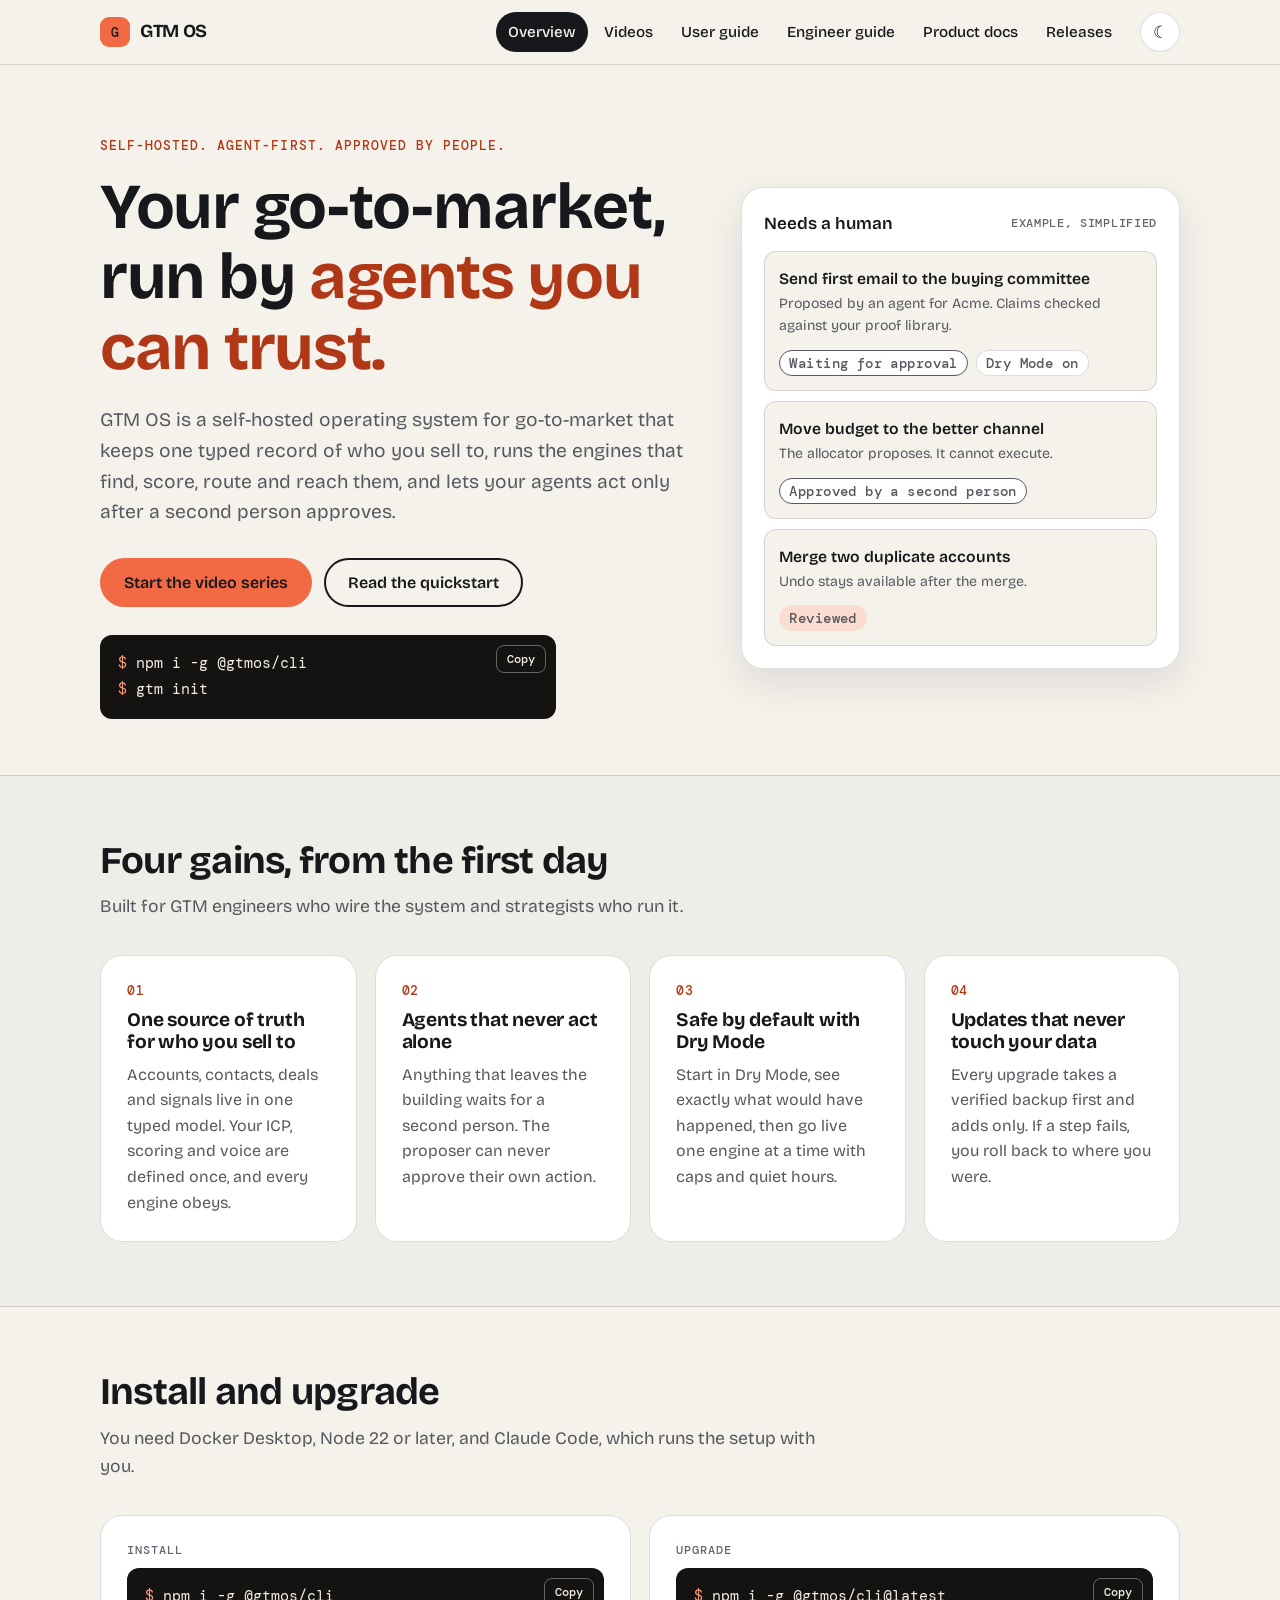
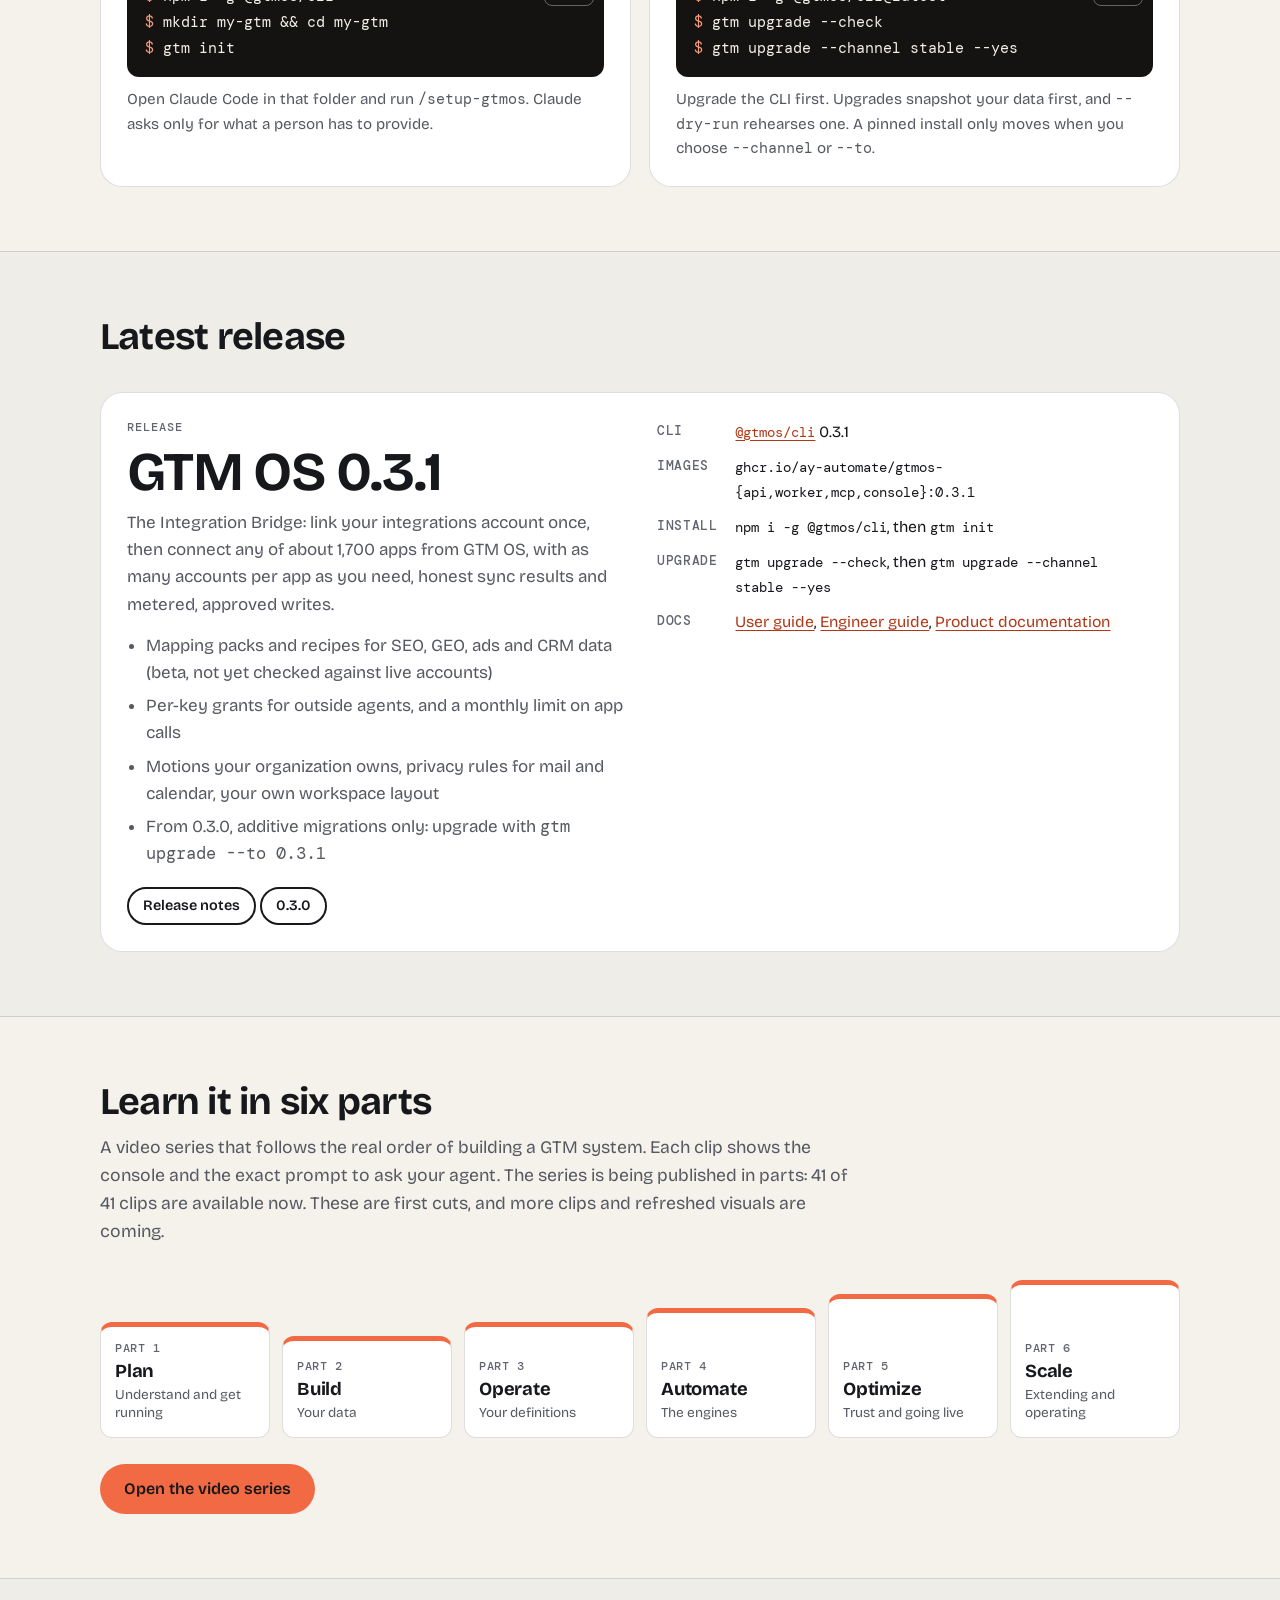
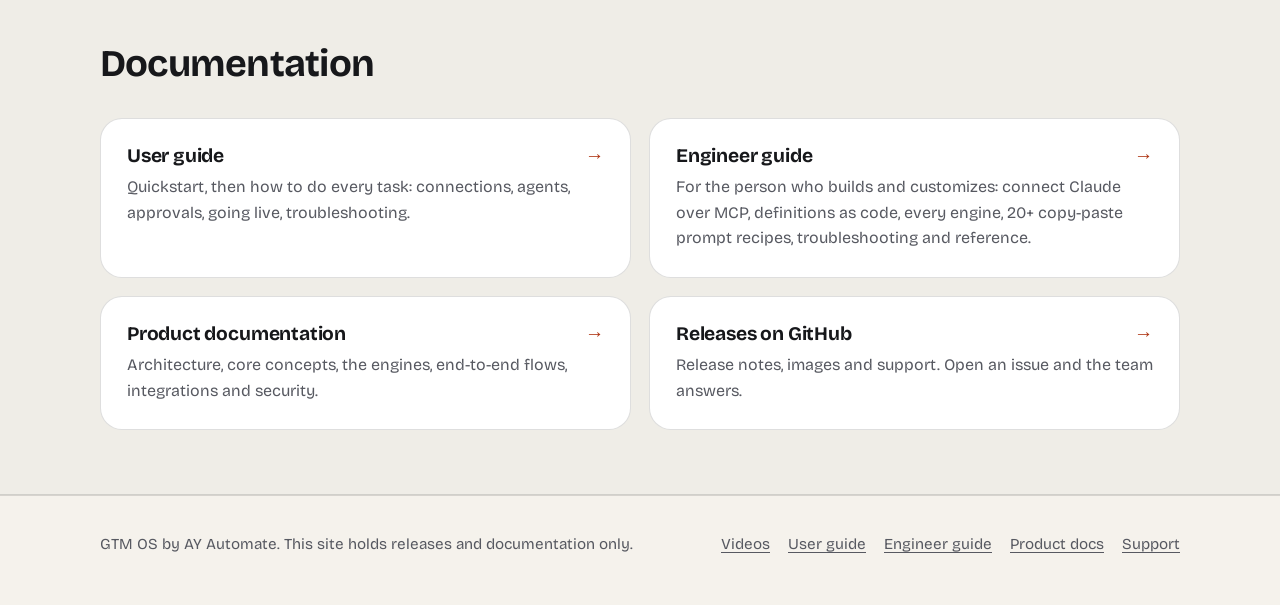
<file: docs/index.html>
<!doctype html>
<html lang="en">
<head>
<meta charset="utf-8">
<meta name="viewport" content="width=device-width,initial-scale=1">
<title>GTM OS: the operating system for go-to-market</title>
<meta name="description" content="GTM OS is a self-hosted operating system for go-to-market. One record of who you sell to, engines that do the work, and agents that never act alone on anything that leaves the building.">
<meta name="color-scheme" content="light dark">
<link rel="stylesheet" href="assets/fonts.css">
<link rel="stylesheet" href="assets/site.css">
<script src="assets/site.js"></script>
<script src="assets/release-status.js"></script>
<script src="assets/release-banner.js"></script>
</head>
<body>
<a class="skip" href="#main">Skip to content</a>
<header class="site-header">
  <div class="wrap">
    <a class="brand" href="index.html"><span class="brand-mark" aria-hidden="true">G</span>GTM OS</a>
    <nav class="site-nav" aria-label="Primary">
      <a href="index.html" aria-current="page">Overview</a>
      <a href="videos/index.html">Videos</a>
      <a href="user-guide.html">User guide</a>
      <a href="gtm-engineer-guide.html">Engineer guide</a>
      <a href="product-documentation.html">Product docs</a>
      <a href="https://github.com/ay-automate/gtmos-releases/releases">Releases</a>
    </nav>
    <button class="theme-btn" type="button" aria-label="Switch theme" aria-pressed="false"></button>
  </div>
</header>

<main id="main">
  <section class="hero" aria-labelledby="hero-h">
    <div class="wrap hero-grid">
      <div>
        <p class="eyebrow">Self-hosted. Agent-first. Approved by people.</p>
        <h1 id="hero-h">Your go-to-market, run by <em>agents you can trust.</em></h1>
        <p class="lede">GTM OS is a self-hosted operating system for go-to-market that keeps one typed record of who you sell to, runs the engines that find, score, route and reach them, and lets your agents act only after a second person approves.</p>
        <div class="cta-row">
          <a class="btn btn-primary" href="videos/index.html">Start the video series</a>
          <a class="btn btn-ghost" href="user-guide.html">Read the quickstart</a>
        </div>
        <pre class="codebox" aria-label="Install commands"><span class="p">$ </span>npm i -g @gtmos/cli
<span class="p">$ </span>gtm init<button class="copy" type="button" data-copy="npm i -g @gtmos/cli&#10;gtm init" aria-label="Copy install commands">Copy</button></pre>
      </div>
      <div class="queue" role="img" aria-label="Illustration, simplified example: an agent proposes an email and waits for a second person to approve it">
        <div class="queue-h">Needs a human <small>Example, simplified</small></div>
        <div class="q-item">
          <b>Send first email to the buying committee</b>
          <span>Proposed by an agent for Acme. Claims checked against your proof library.</span>
          <div class="q-row"><span class="pill pill-gate">Waiting for approval</span><span class="pill">Dry Mode on</span></div>
        </div>
        <div class="q-item">
          <b>Move budget to the better channel</b>
          <span>The allocator proposes. It cannot execute.</span>
          <div class="q-row"><span class="pill pill-ok">Approved by a second person</span></div>
        </div>
        <div class="q-item">
          <b>Merge two duplicate accounts</b>
          <span>Undo stays available after the merge.</span>
          <div class="q-row"><span class="pill pill-ember">Reviewed</span></div>
        </div>
      </div>
    </div>
  </section>

  <section class="block alt" aria-labelledby="gains-h">
    <div class="wrap">
      <div class="block-h">
        <h2 id="gains-h">Four gains, from the first day</h2>
        <p>Built for GTM engineers who wire the system and strategists who run it.</p>
      </div>
      <div class="grid g4">
        <article class="card gain"><span class="n">01</span><h3>One source of truth for who you sell to</h3><p>Accounts, contacts, deals and signals live in one typed model. Your ICP, scoring and voice are defined once, and every engine obeys.</p></article>
        <article class="card gain"><span class="n">02</span><h3>Agents that never act alone</h3><p>Anything that leaves the building waits for a second person. The proposer can never approve their own action.</p></article>
        <article class="card gain"><span class="n">03</span><h3>Safe by default with Dry Mode</h3><p>Start in Dry Mode, see exactly what would have happened, then go live one engine at a time with caps and quiet hours.</p></article>
        <article class="card gain"><span class="n">04</span><h3>Updates that never touch your data</h3><p>Every upgrade takes a verified backup first and adds only. If a step fails, you roll back to where you were.</p></article>
      </div>
    </div>
  </section>

  <section class="block" id="install" aria-labelledby="install-h">
    <div class="wrap">
      <div class="block-h">
        <h2 id="install-h">Install and upgrade</h2>
        <p>You need Docker Desktop, Node 22 or later, and Claude Code, which runs the setup with you.</p>
      </div>
      <div class="grid g2">
        <div class="card">
          <p class="step-label">Install</p>
          <pre class="codebox"><span class="p">$ </span>npm i -g @gtmos/cli
<span class="p">$ </span>mkdir my-gtm &amp;&amp; cd my-gtm
<span class="p">$ </span>gtm init<button class="copy" type="button" data-copy="npm i -g @gtmos/cli&#10;mkdir my-gtm &amp;&amp; cd my-gtm&#10;gtm init" aria-label="Copy install commands">Copy</button></pre>
          <p class="hint" data-rollout hidden><b>Release 0.3.1 (rolling out).</b> Until the stable channel moves to 0.3.1, this installs the previous release. To get 0.3.1 now: <code>gtm setup --version 0.3.1</code>.</p>
          <p class="hint">Open Claude Code in that folder and run <code>/setup-gtmos</code>. Claude asks only for what a person has to provide.</p>
        </div>
        <div class="card">
          <p class="step-label">Upgrade</p>
          <pre class="codebox"><span class="p">$ </span>npm i -g @gtmos/cli@latest
<span class="p">$ </span>gtm upgrade --check
<span class="p">$ </span>gtm upgrade --channel stable --yes<button class="copy" type="button" data-copy="npm i -g @gtmos/cli@latest&#10;gtm upgrade --check&#10;gtm upgrade --channel stable --yes" aria-label="Copy upgrade commands">Copy</button></pre>
          <p class="hint" data-rollout hidden><b>Release 0.3.1 (rolling out).</b> Until the stable channel moves to 0.3.1, this upgrades to the previous release. To get 0.3.1 now (from 0.3.0): <code>gtm upgrade --to 0.3.1 --yes</code>.</p>
          <p class="hint">Upgrade the CLI first. Upgrades snapshot your data first, and <code>--dry-run</code> rehearses one. A pinned install only moves when you choose <code>--channel</code> or <code>--to</code>.</p>
        </div>
      </div>
    </div>
  </section>

  <section class="block alt" aria-labelledby="rel-h">
    <div class="wrap">
      <div class="block-h"><h2 id="rel-h">Latest release</h2></div>
      <div class="card release">
        <div>
          <p class="step-label">Release</p>
          <p class="big-ver">GTM OS 0.3.1</p>
          <p class="step-label" data-rollout hidden style="margin:8px 0 0">Release 0.3.1 (rolling out)</p>
          <p style="color:var(--muted);margin-top:10px">The Integration Bridge: link your integrations account once, then connect any of about 1,700 apps from GTM OS, with as many accounts per app as you need, honest sync results and metered, approved writes.</p>
          <ul>
            <li>Mapping packs and recipes for SEO, GEO, ads and CRM data (beta, not yet checked against live accounts)</li>
            <li>Per-key grants for outside agents, and a monthly limit on app calls</li>
            <li>Motions your organization owns, privacy rules for mail and calendar, your own workspace layout</li>
            <li>From 0.3.0, additive migrations only: upgrade with <code>gtm upgrade --to 0.3.1</code></li>
          </ul>
          <p style="margin-top:20px"><a class="btn btn-ghost btn-sm" href="release-0.3.1.html">Release notes</a> <a class="btn btn-ghost btn-sm" href="release-0.3.0.html">0.3.0</a></p>
        </div>
        <dl>
          <dt>CLI</dt><dd><a href="https://www.npmjs.com/package/@gtmos/cli"><code>@gtmos/cli</code></a> 0.3.1</dd>
          <dt>Images</dt><dd><code>ghcr.io/ay-automate/gtmos-{api,worker,mcp,console}:0.3.1</code></dd>
          <dt>Install</dt><dd><code>npm i -g @gtmos/cli</code>, then <code>gtm init</code></dd>
          <dt>Upgrade</dt><dd><code>gtm upgrade --check</code>, then <code>gtm upgrade --channel stable --yes</code></dd>
          <dt>Docs</dt><dd><a href="user-guide.html">User guide</a>, <a href="gtm-engineer-guide.html">Engineer guide</a>, <a href="product-documentation.html">Product documentation</a></dd>
        </dl>
      </div>
    </div>
  </section>

  <section class="block" aria-labelledby="vid-h">
    <div class="wrap">
      <div class="block-h">
        <h2 id="vid-h">Learn it in six parts</h2>
        <p>A video series that follows the real order of building a GTM system. Each clip shows the console and the exact prompt to ask your agent. The series is being published in parts: <span id="avail-count">clips are added as they are ready</span>. These are first cuts, and more clips and refreshed visuals are coming.</p>
      </div>
      <ol class="ladder" aria-label="The levels ladder">
        <li><a style="--i:0" href="videos/index.html#part-1"><span class="pt">Part 1</span><span class="lv">Plan</span><span class="tt">Understand and get running</span></a></li>
        <li><a style="--i:1" href="videos/index.html#part-2"><span class="pt">Part 2</span><span class="lv">Build</span><span class="tt">Your data</span></a></li>
        <li><a style="--i:2" href="videos/index.html#part-3"><span class="pt">Part 3</span><span class="lv">Operate</span><span class="tt">Your definitions</span></a></li>
        <li><a style="--i:3" href="videos/index.html#part-4"><span class="pt">Part 4</span><span class="lv">Automate</span><span class="tt">The engines</span></a></li>
        <li><a style="--i:4" href="videos/index.html#part-5"><span class="pt">Part 5</span><span class="lv">Optimize</span><span class="tt">Trust and going live</span></a></li>
        <li><a style="--i:5" href="videos/index.html#part-6"><span class="pt">Part 6</span><span class="lv">Scale</span><span class="tt">Extending and operating</span></a></li>
      </ol>
      <p style="margin-top:26px"><a class="btn btn-primary" href="videos/index.html">Open the video series</a></p>
    </div>
  </section>

  <section class="block alt" aria-labelledby="docs-h">
    <div class="wrap">
      <div class="block-h"><h2 id="docs-h">Documentation</h2></div>
      <div class="grid g2">
        <a class="card linkcard" href="user-guide.html"><h3>User guide</h3><p>Quickstart, then how to do every task: connections, agents, approvals, going live, troubleshooting.</p></a>
        <a class="card linkcard" href="gtm-engineer-guide.html"><h3>Engineer guide</h3><p>For the person who builds and customizes: connect Claude over MCP, definitions as code, every engine, 20+ copy-paste prompt recipes, troubleshooting and reference.</p></a>
        <a class="card linkcard" href="product-documentation.html"><h3>Product documentation</h3><p>Architecture, core concepts, the engines, end-to-end flows, integrations and security.</p></a>
        <a class="card linkcard" href="https://github.com/ay-automate/gtmos-releases"><h3>Releases on GitHub</h3><p>Release notes, images and support. Open an issue and the team answers.</p></a>
      </div>
    </div>
  </section>
</main>

<footer class="site-footer">
  <div class="wrap">
    <p>GTM OS by AY Automate. This site holds releases and documentation only.</p>
    <ul>
      <li><a href="videos/index.html">Videos</a></li>
      <li><a href="user-guide.html">User guide</a></li>
      <li><a href="gtm-engineer-guide.html">Engineer guide</a></li>
      <li><a href="product-documentation.html">Product docs</a></li>
      <li><a href="https://github.com/ay-automate/gtmos-releases/issues">Support</a></li>
    </ul>
  </div>
</footer>
<script>
fetch("videos/videos.json").then(function(r){return r.json()}).then(function(d){
  var n=d.clips.filter(function(c){return c.mp4&&c.status!=="coming-soon"}).length, t=d.clips.length;
  var e=document.getElementById("avail-count"); if(e&&n) e.textContent=n+" of "+t+" clips are available now";
}).catch(function(){});
</script>
</body>
</html>
</file>
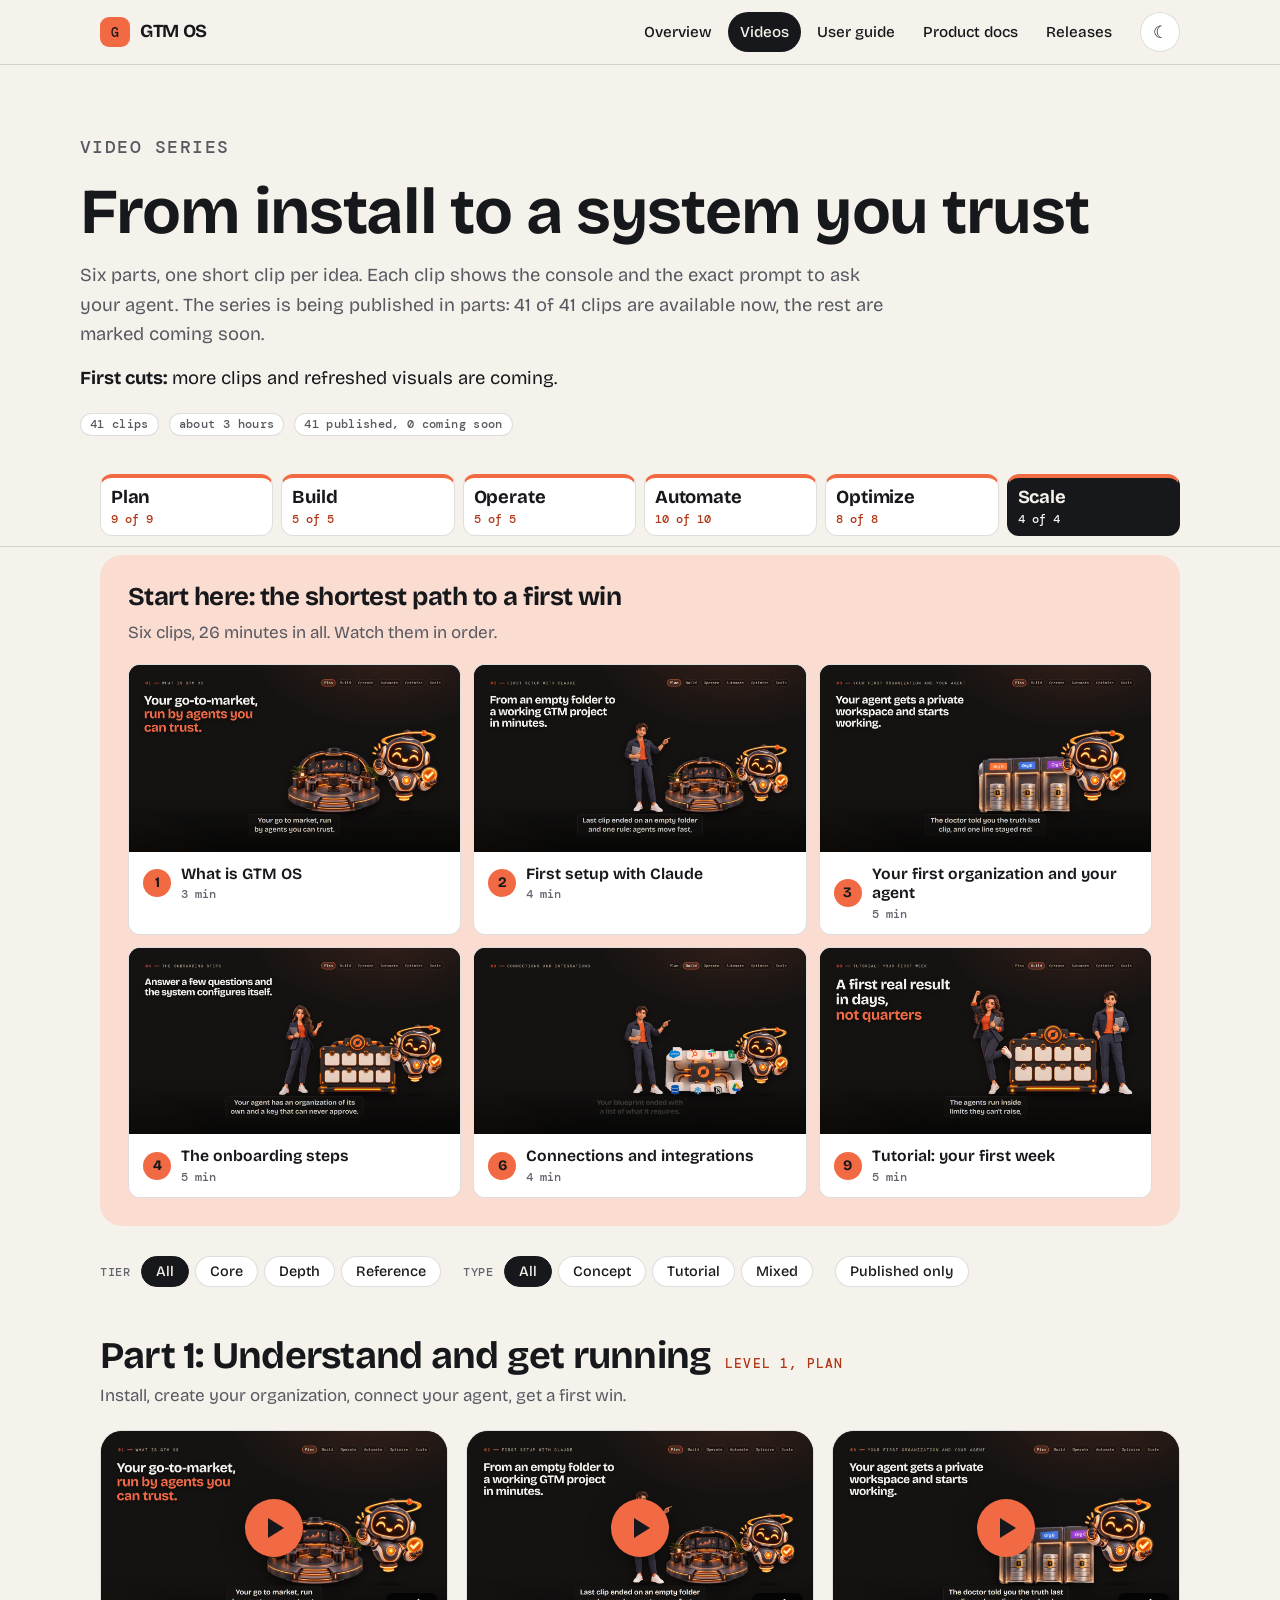
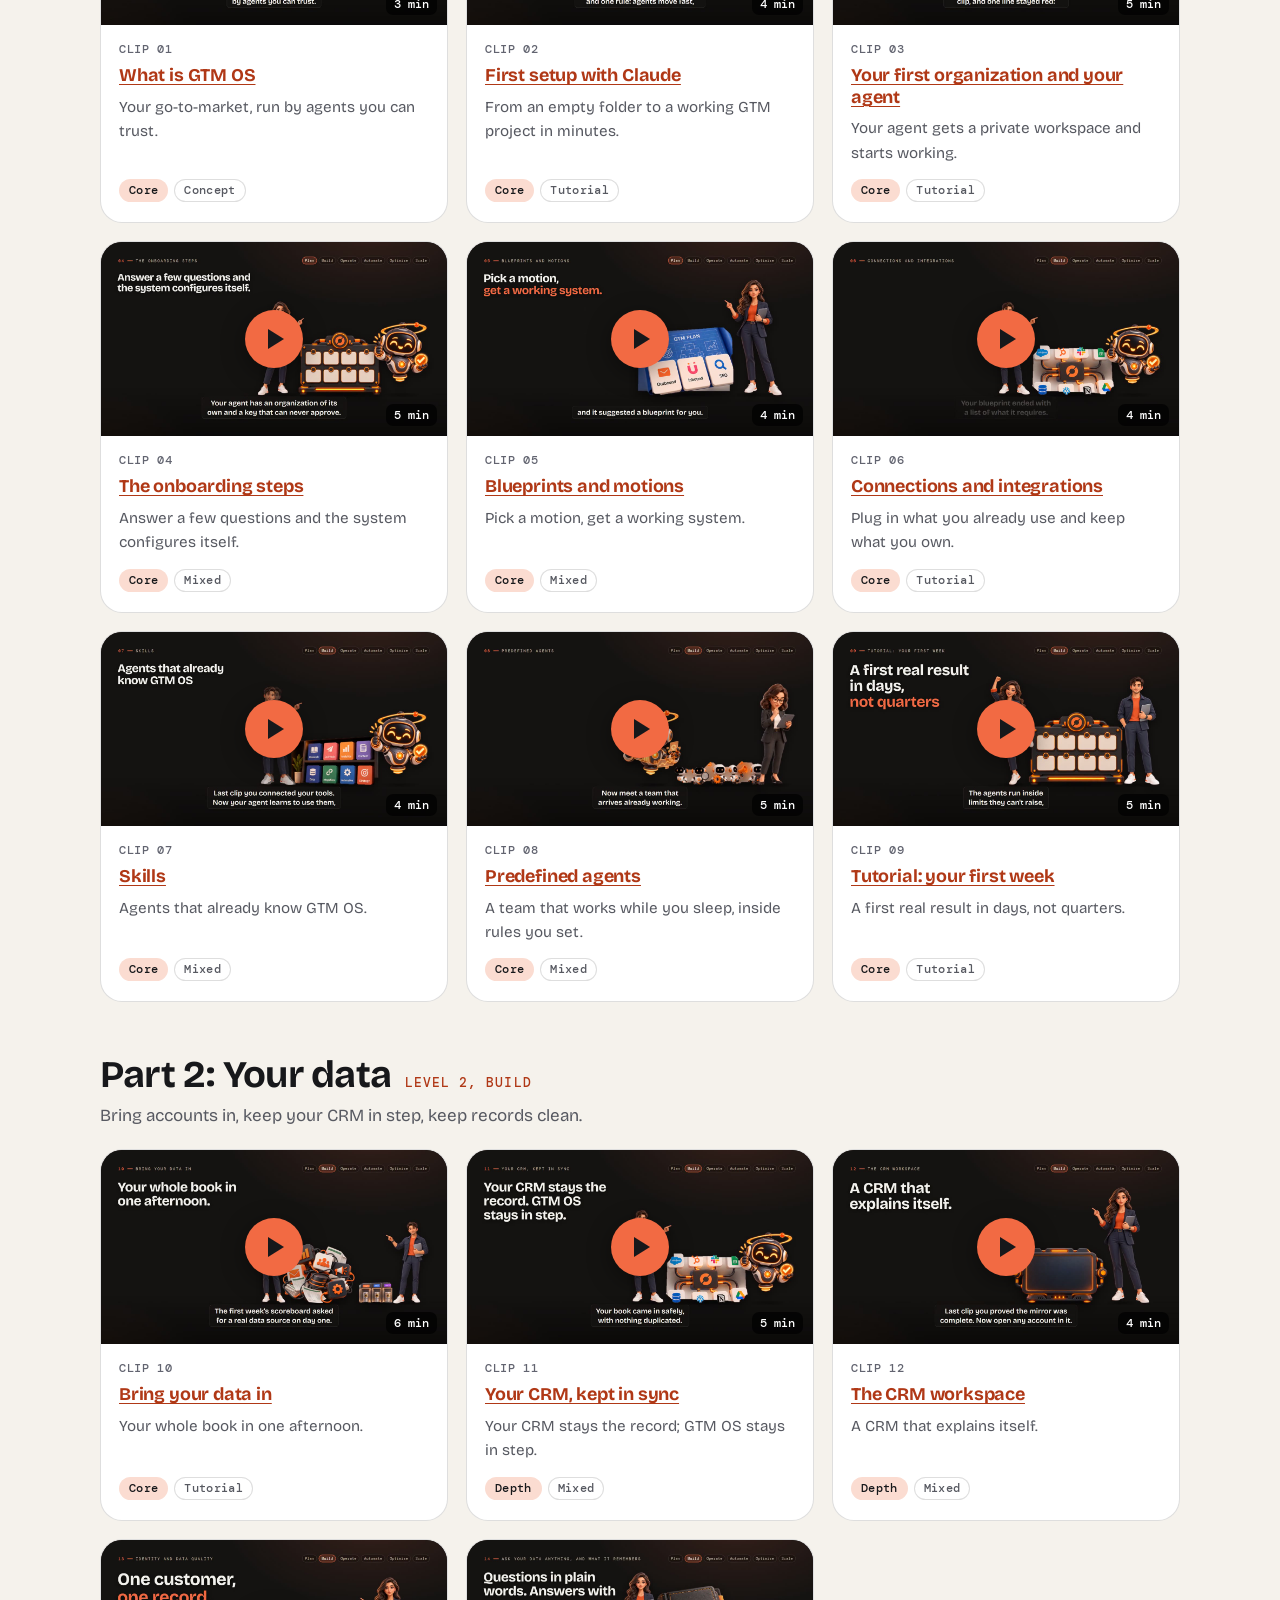
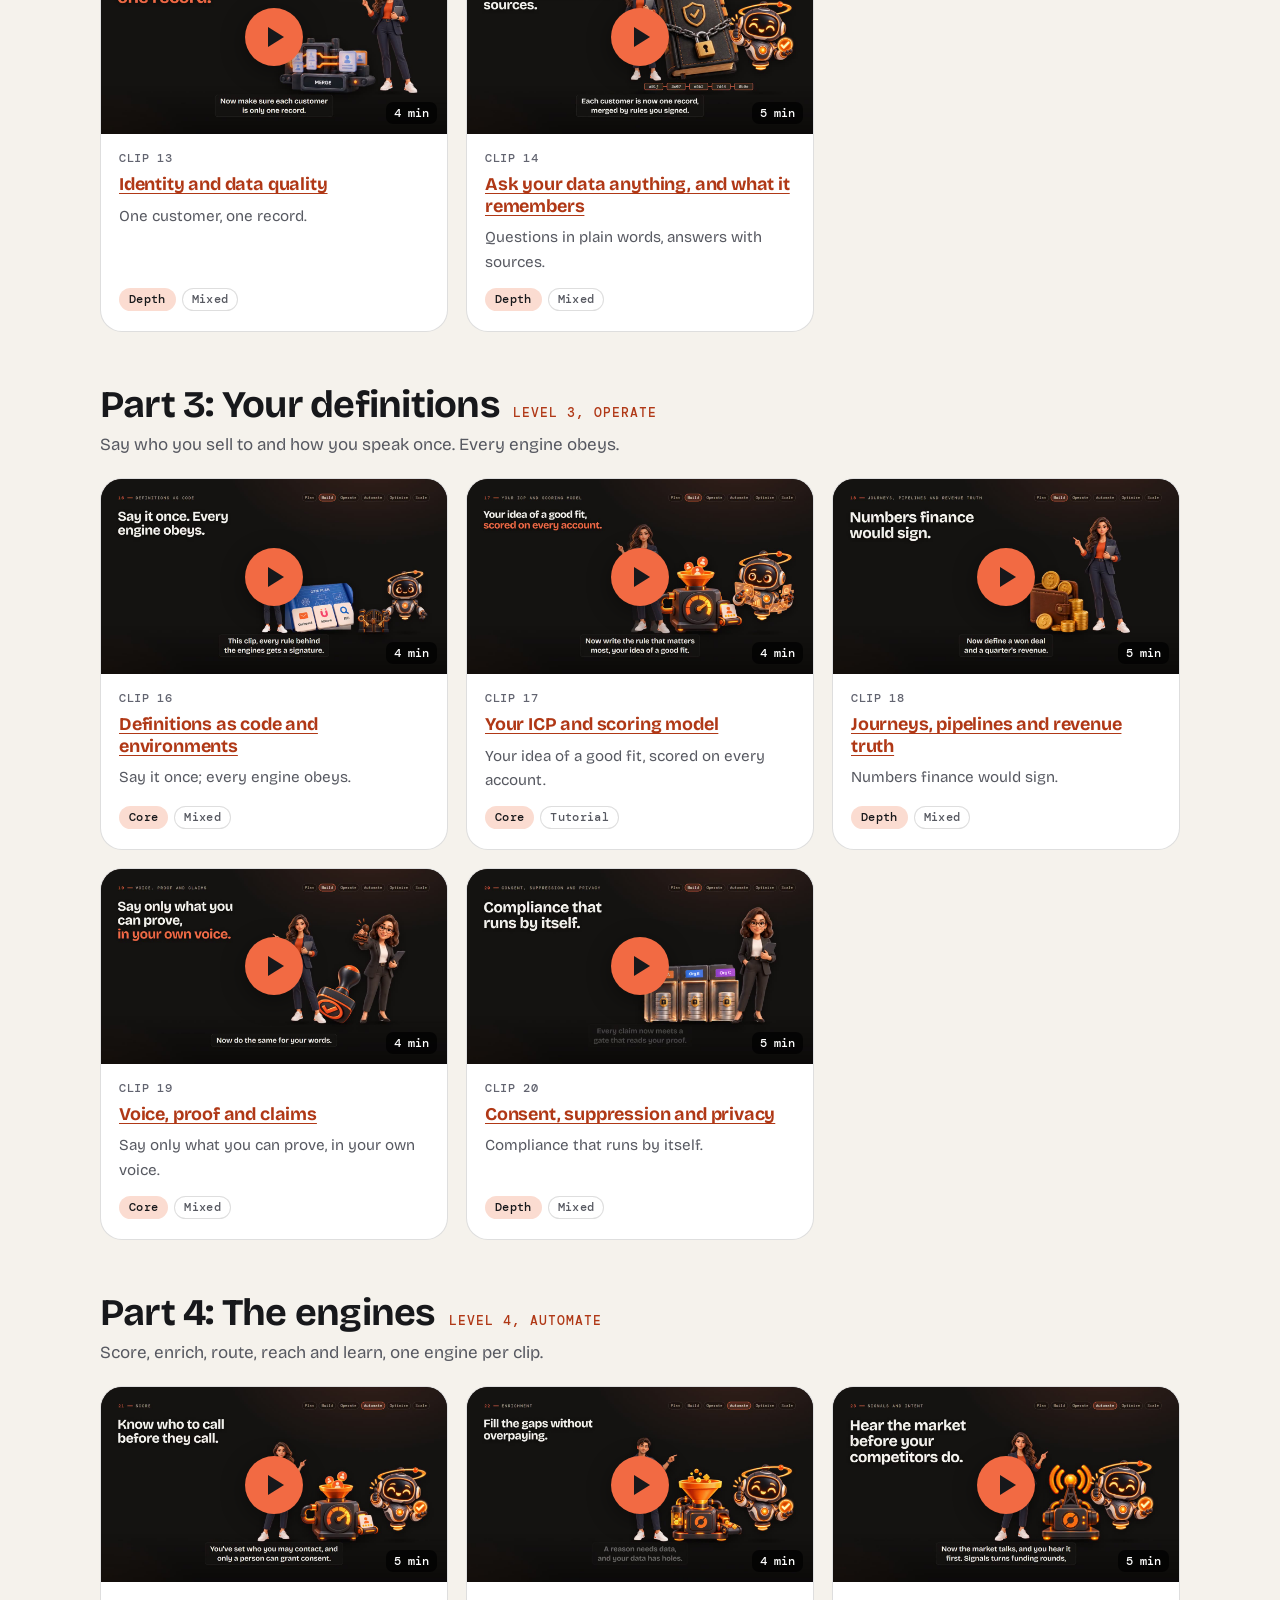
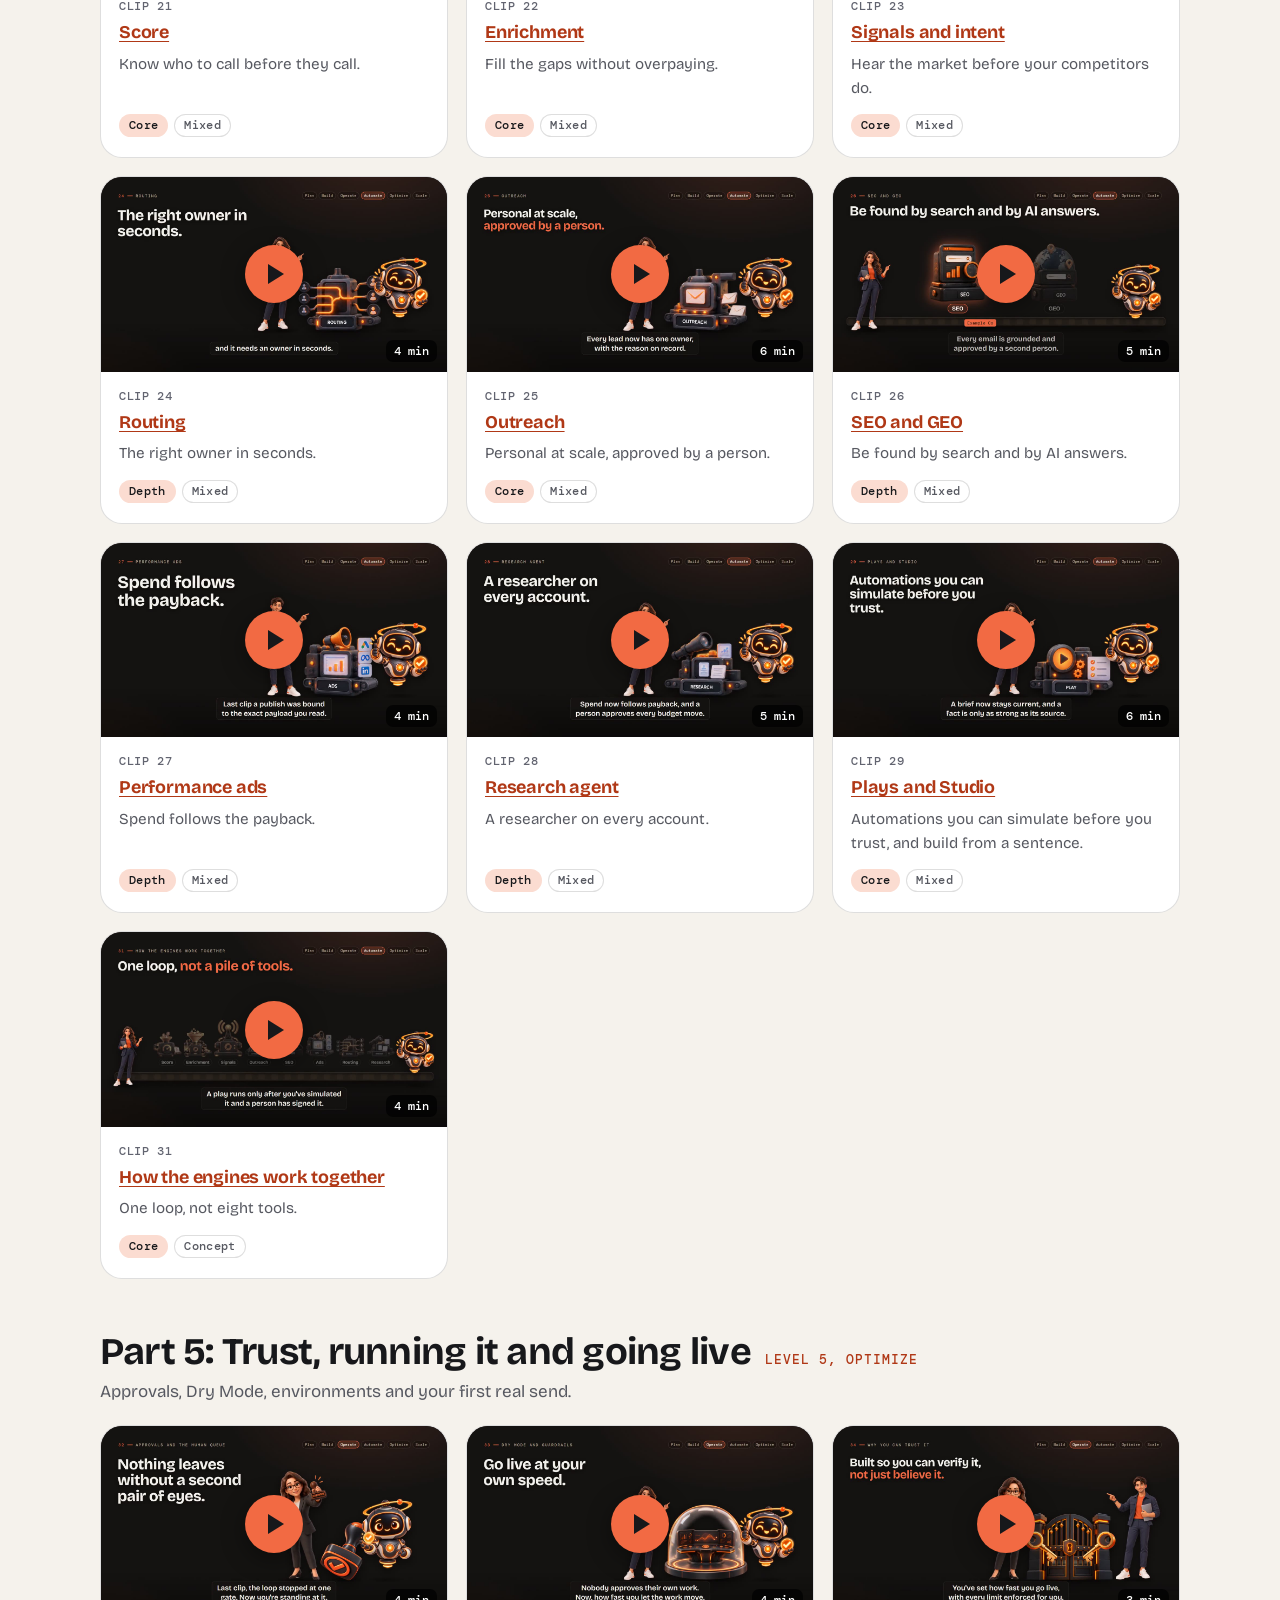
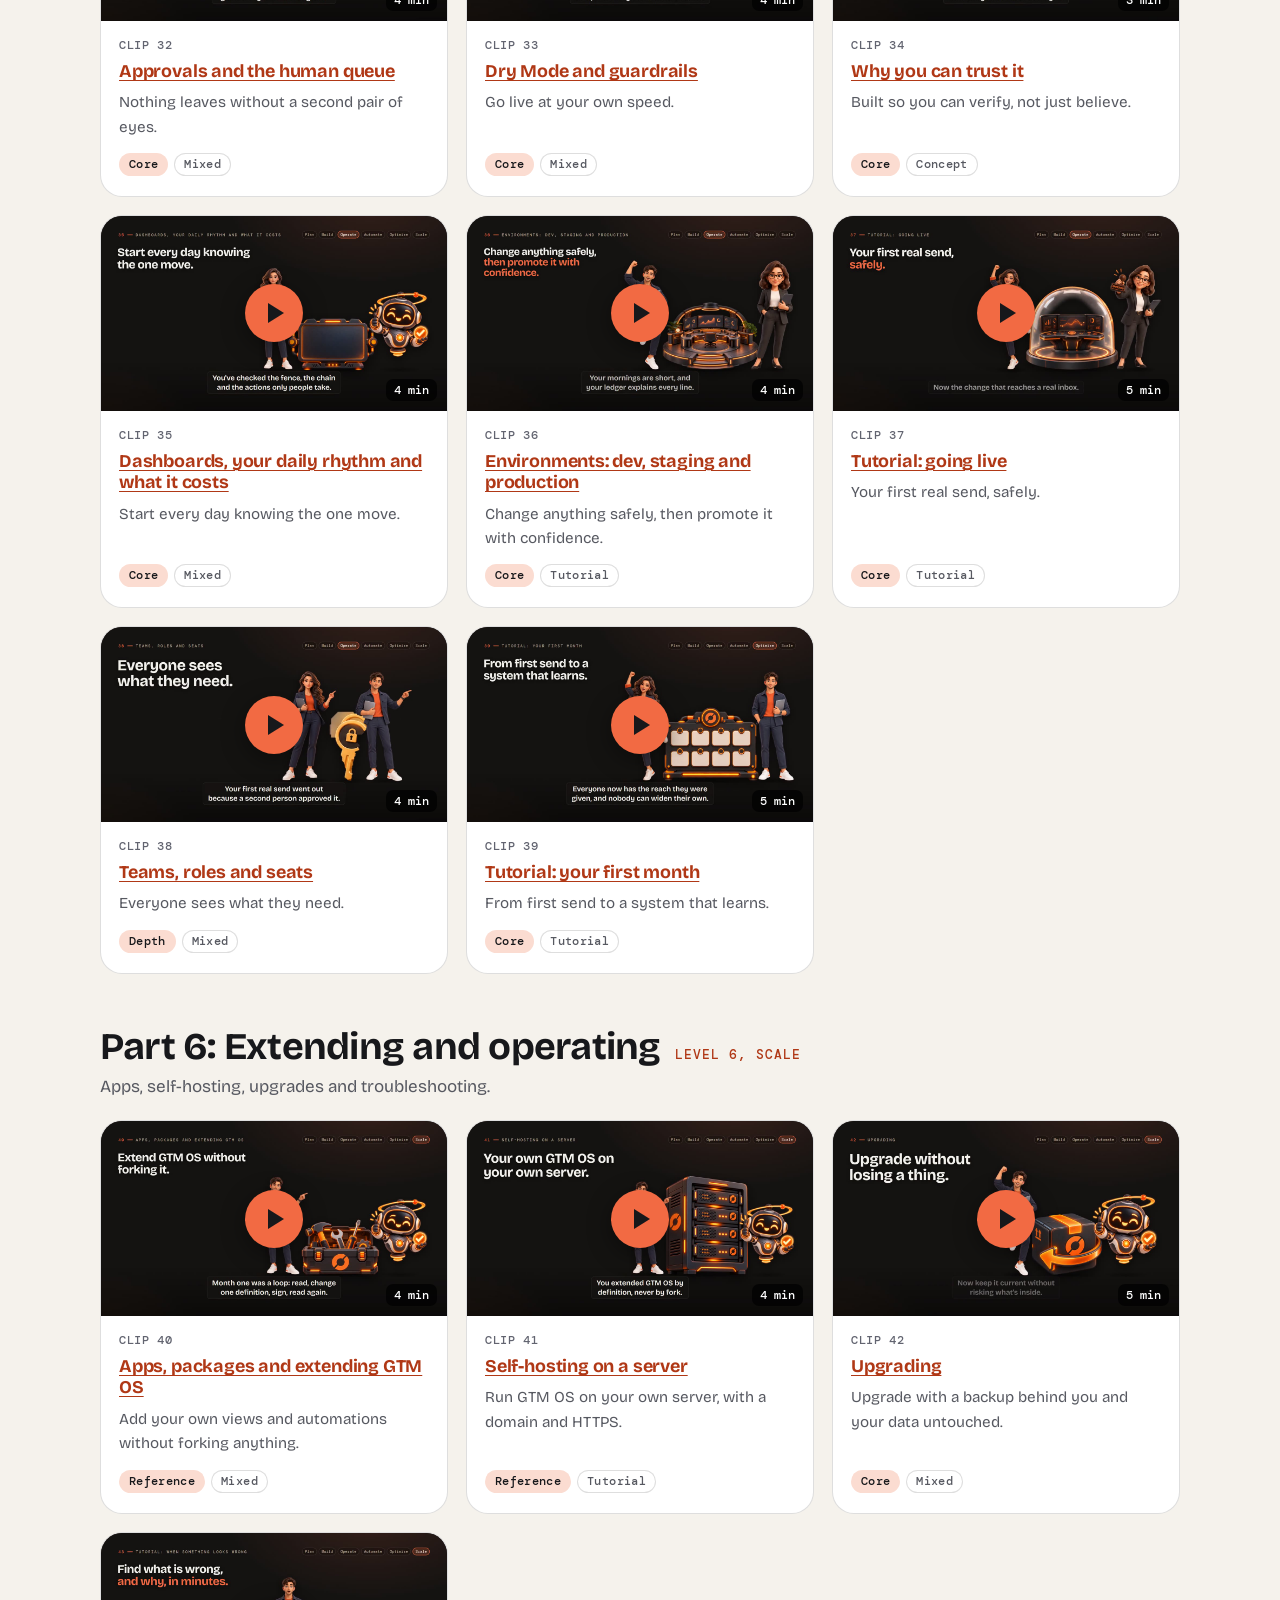
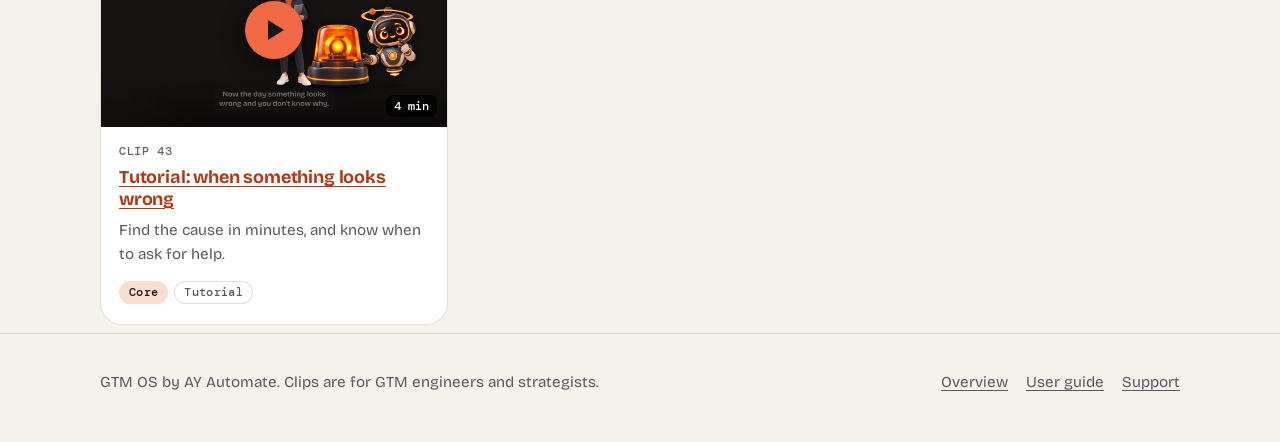
<file: docs/videos/index.html>
<!doctype html>
<html lang="en">
<head>
<meta charset="utf-8">
<meta name="viewport" content="width=device-width,initial-scale=1">
<title>GTM OS video series</title>
<meta name="description" content="A short-clip video series in six parts that takes you from install to a trusted, running GTM system. Each clip shows the console and the prompt to ask your agent.">
<meta name="color-scheme" content="light dark">
<link rel="stylesheet" href="../assets/fonts.css">
<link rel="stylesheet" href="../assets/site.css">
<script src="../assets/site.js"></script>
<script src="../assets/release-status.js"></script>
<script src="../assets/release-banner.js"></script>
<script src="videos.js" defer></script>
</head>
<body data-page="series">
<a class="skip" href="#main">Skip to content</a>
<header class="site-header">
  <div class="wrap">
    <a class="brand" href="../index.html"><span class="brand-mark" aria-hidden="true">G</span>GTM OS</a>
    <nav class="site-nav" aria-label="Primary">
      <a href="../index.html">Overview</a>
      <a href="index.html" aria-current="page">Videos</a>
      <a href="../user-guide.html">User guide</a>
      <a href="../product-documentation.html">Product docs</a>
      <a href="https://github.com/ay-automate/gtmos-releases/releases">Releases</a>
    </nav>
    <button class="theme-btn" type="button" aria-label="Switch theme" aria-pressed="false"></button>
  </div>
</header>

<main id="main">
  <div class="wrap page-h">
    <p class="eyebrow">Video series</p>
    <h1>From install to a system you trust</h1>
    <p>Six parts, one short clip per idea. Each clip shows the console and the exact prompt to ask your agent. The series is being published in parts: <span id="avail-count">some clips are</span> available now, the rest are marked coming soon.</p>
    <p class="note-first"><b>First cuts:</b> more clips and refreshed visuals are coming.</p>
    <div class="stats" id="stats"></div>
  </div>

  <nav class="ladder-nav" aria-label="Levels ladder, jump to a part" id="ladder-nav" hidden>
    <div class="wrap"><ol class="ladder" id="ladder"></ol></div>
  </nav>

  <div class="wrap">
    <section class="start" aria-labelledby="start-h" id="start" hidden>
      <h2 id="start-h">Start here: the shortest path to a first win</h2>
      <p>Six clips, <span id="start-min"></span> minutes in all. Watch them in order.</p>
      <ol class="path" id="path"></ol>
    </section>

    <div class="filters" id="filters" role="group" aria-label="Filter clips" hidden></div>
    <div id="parts" aria-live="polite"></div>

    <noscript>
      <div class="fallback">
        <h2>All clips</h2>
        <p style="color:var(--muted)">Turn on JavaScript to see which clips are published and to watch them. The full list and its status is in <a href="videos.json">videos.json</a>.</p>
        <ol>
          <li><b>Part 1, Plan.</b> Clips 1 to 9: What is GTM OS, First setup with Claude, Your first organization and your agent, The onboarding steps, Blueprints and motions, Connections and integrations, Skills, Predefined agents, Your first week.</li>
          <li><b>Part 2, Build.</b> Clips 10 to 14: Bring your data in, Your CRM kept in sync, The CRM workspace, Identity and data quality, Ask your data anything.</li>
          <li><b>Part 3, Operate.</b> Clips 16 to 20: Definitions as code and environments, Your ICP and scoring model, Journeys and revenue truth, Voice proof and claims, Consent and privacy.</li>
          <li><b>Part 4, Automate.</b> Clips 21 to 29 and 31: Score, Enrichment, Signals and intent, Routing, Outreach, SEO and GEO, Performance ads, Research agent, Plays and Studio, How the engines work together.</li>
          <li><b>Part 5, Optimize.</b> Clips 32 to 39: Approvals, Dry Mode and guardrails, Why you can trust it, Dashboards and your daily rhythm, Environments, Going live, Teams and roles, Your first month.</li>
          <li><b>Part 6, Scale.</b> Clips 40 to 43: Apps and packages, Self-hosting, Upgrading, When something looks wrong.</li>
        </ol>
        <p>Shortest path to a first win: clips 1, 2, 3, 4, 6 and 9.</p>
      </div>
    </noscript>
  </div>
</main>

<footer class="site-footer">
  <div class="wrap">
    <p>GTM OS by AY Automate. Clips are for GTM engineers and strategists.</p>
    <ul>
      <li><a href="../index.html">Overview</a></li>
      <li><a href="../user-guide.html">User guide</a></li>
      <li><a href="https://github.com/ay-automate/gtmos-releases/issues">Support</a></li>
    </ul>
  </div>
</footer>
</body>
</html>
</file>
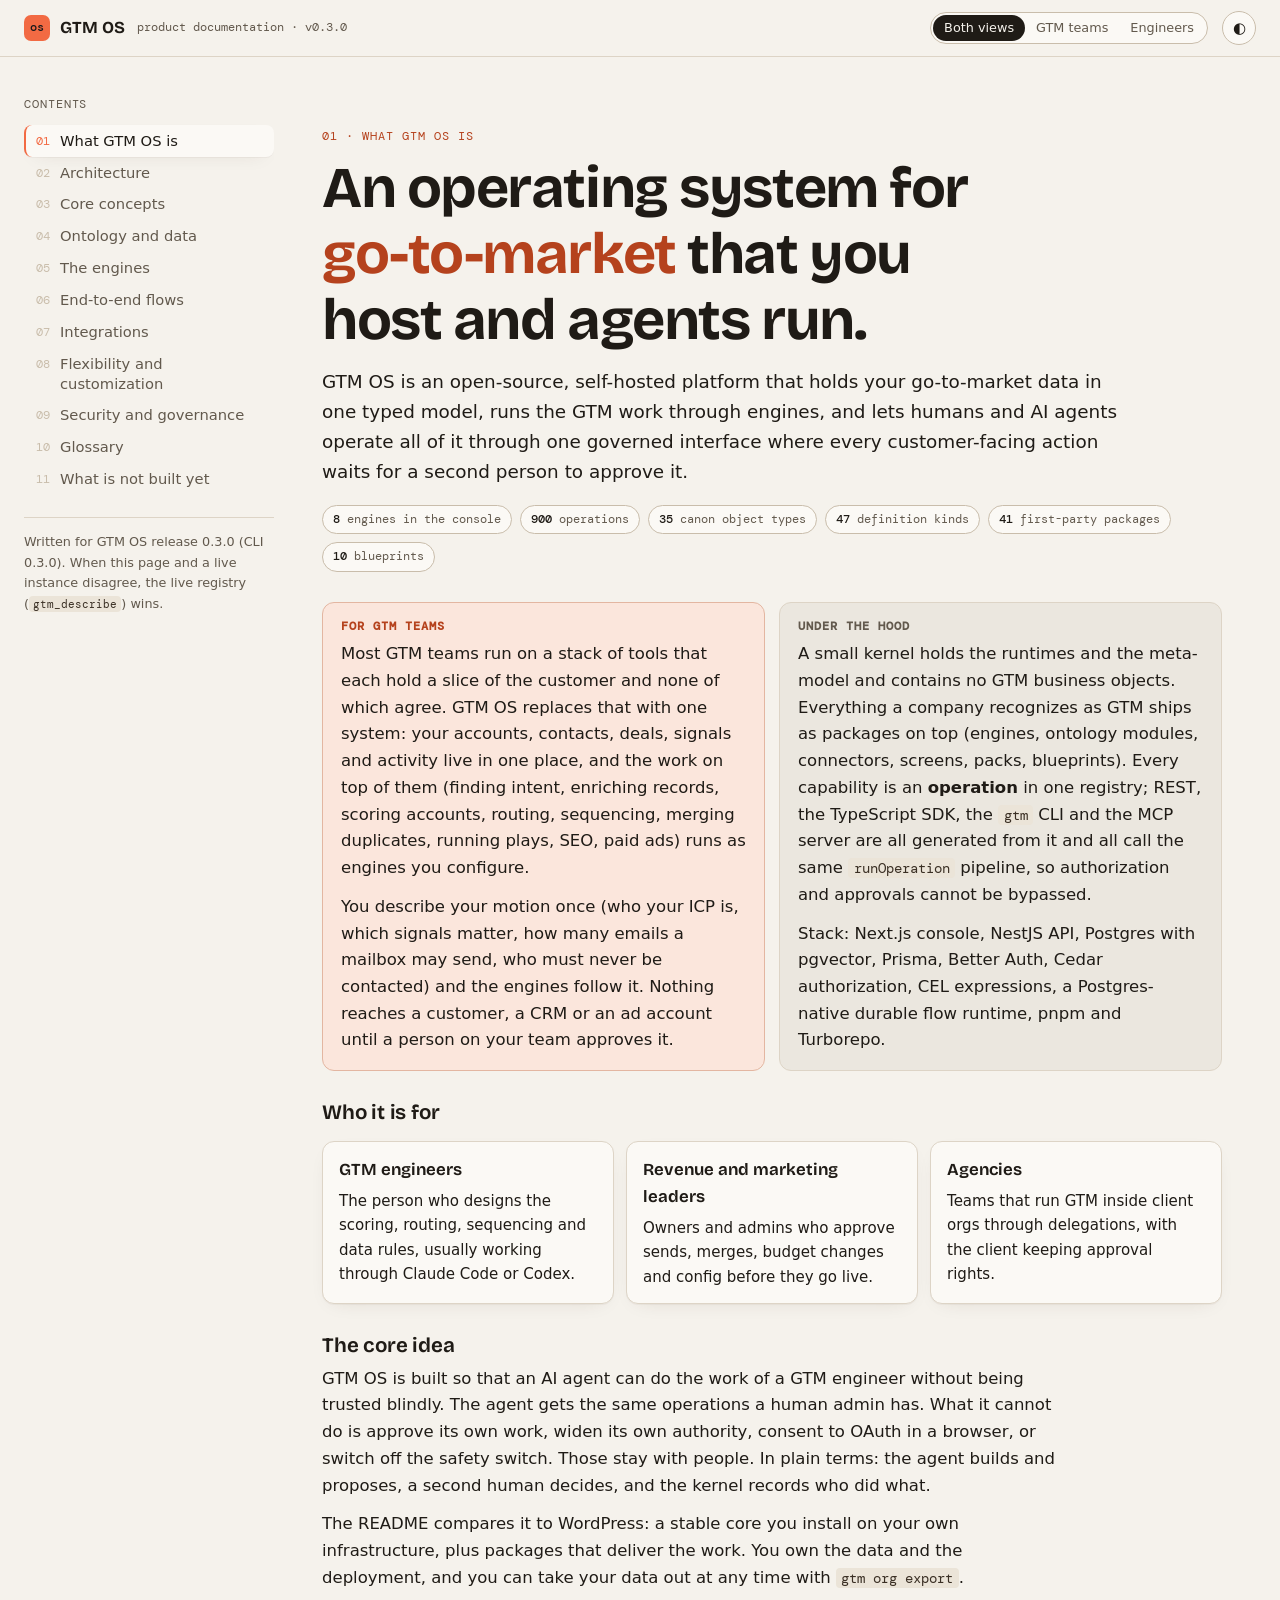
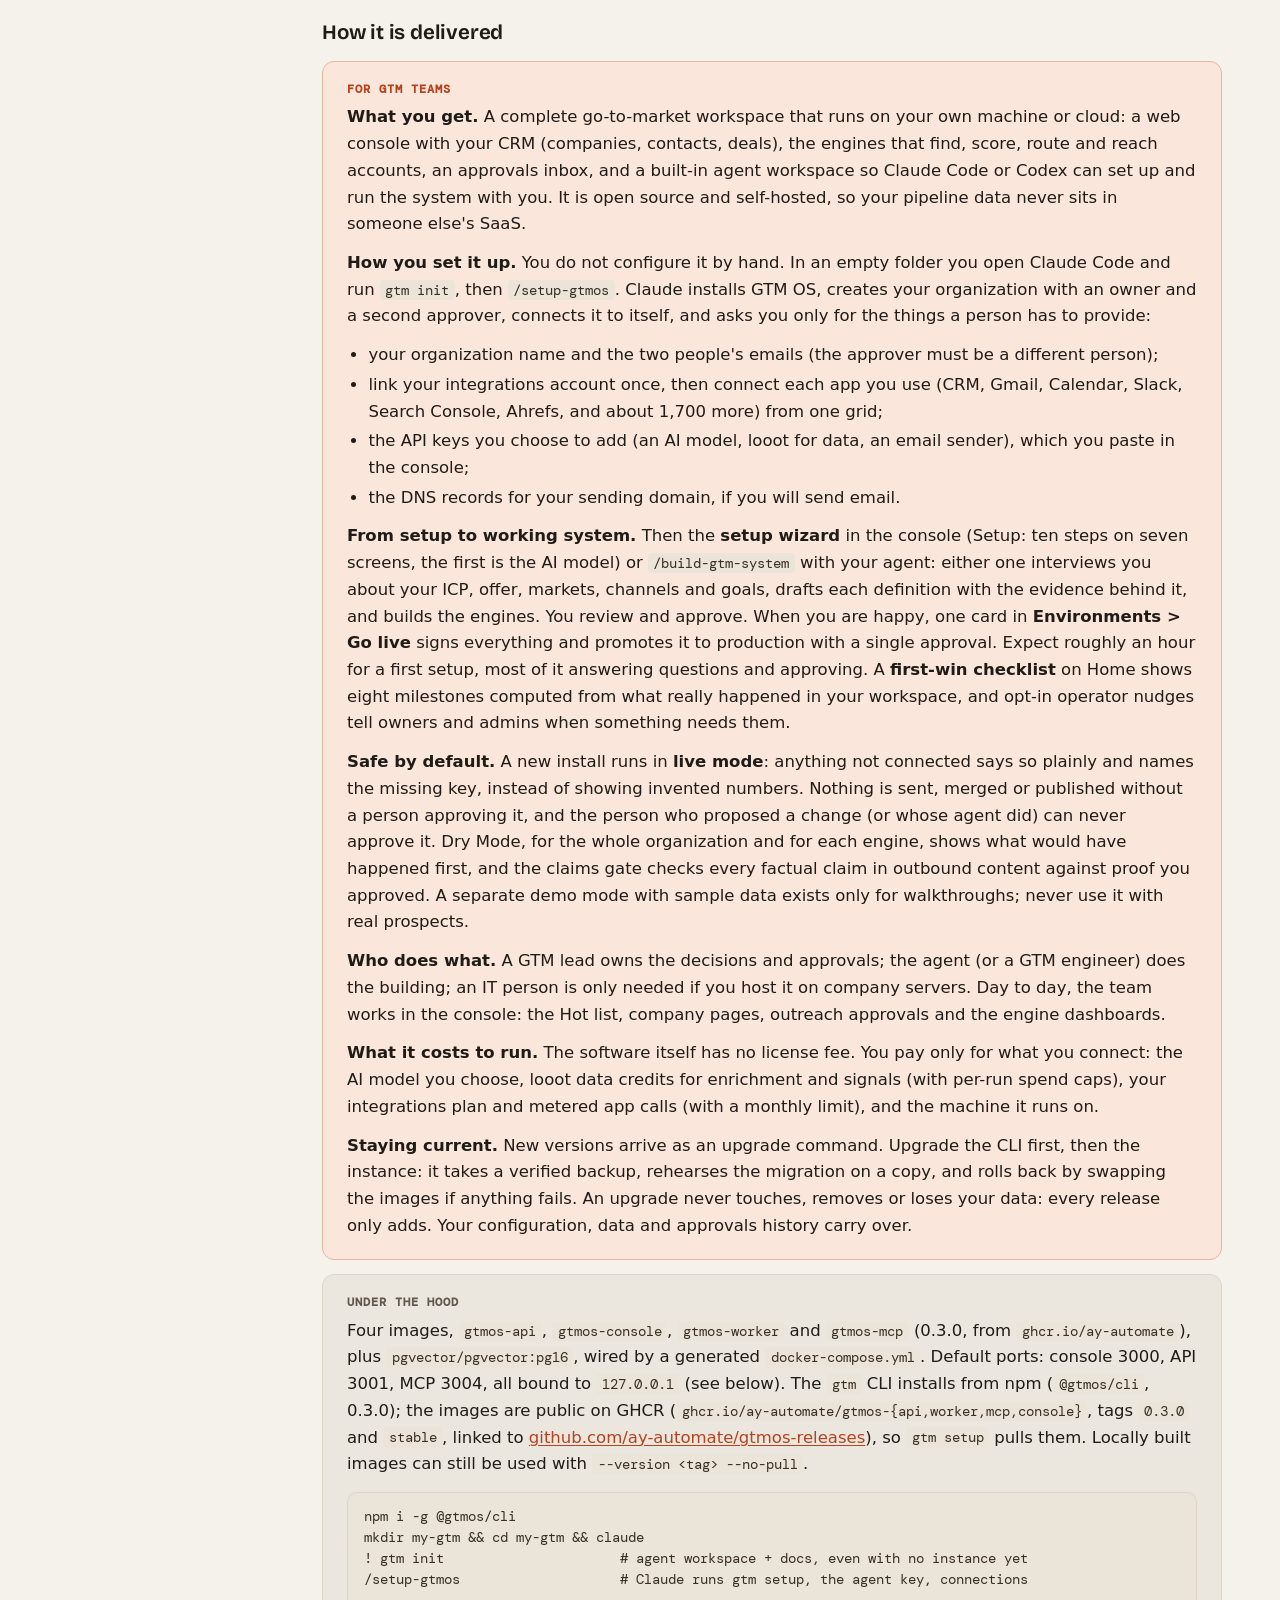
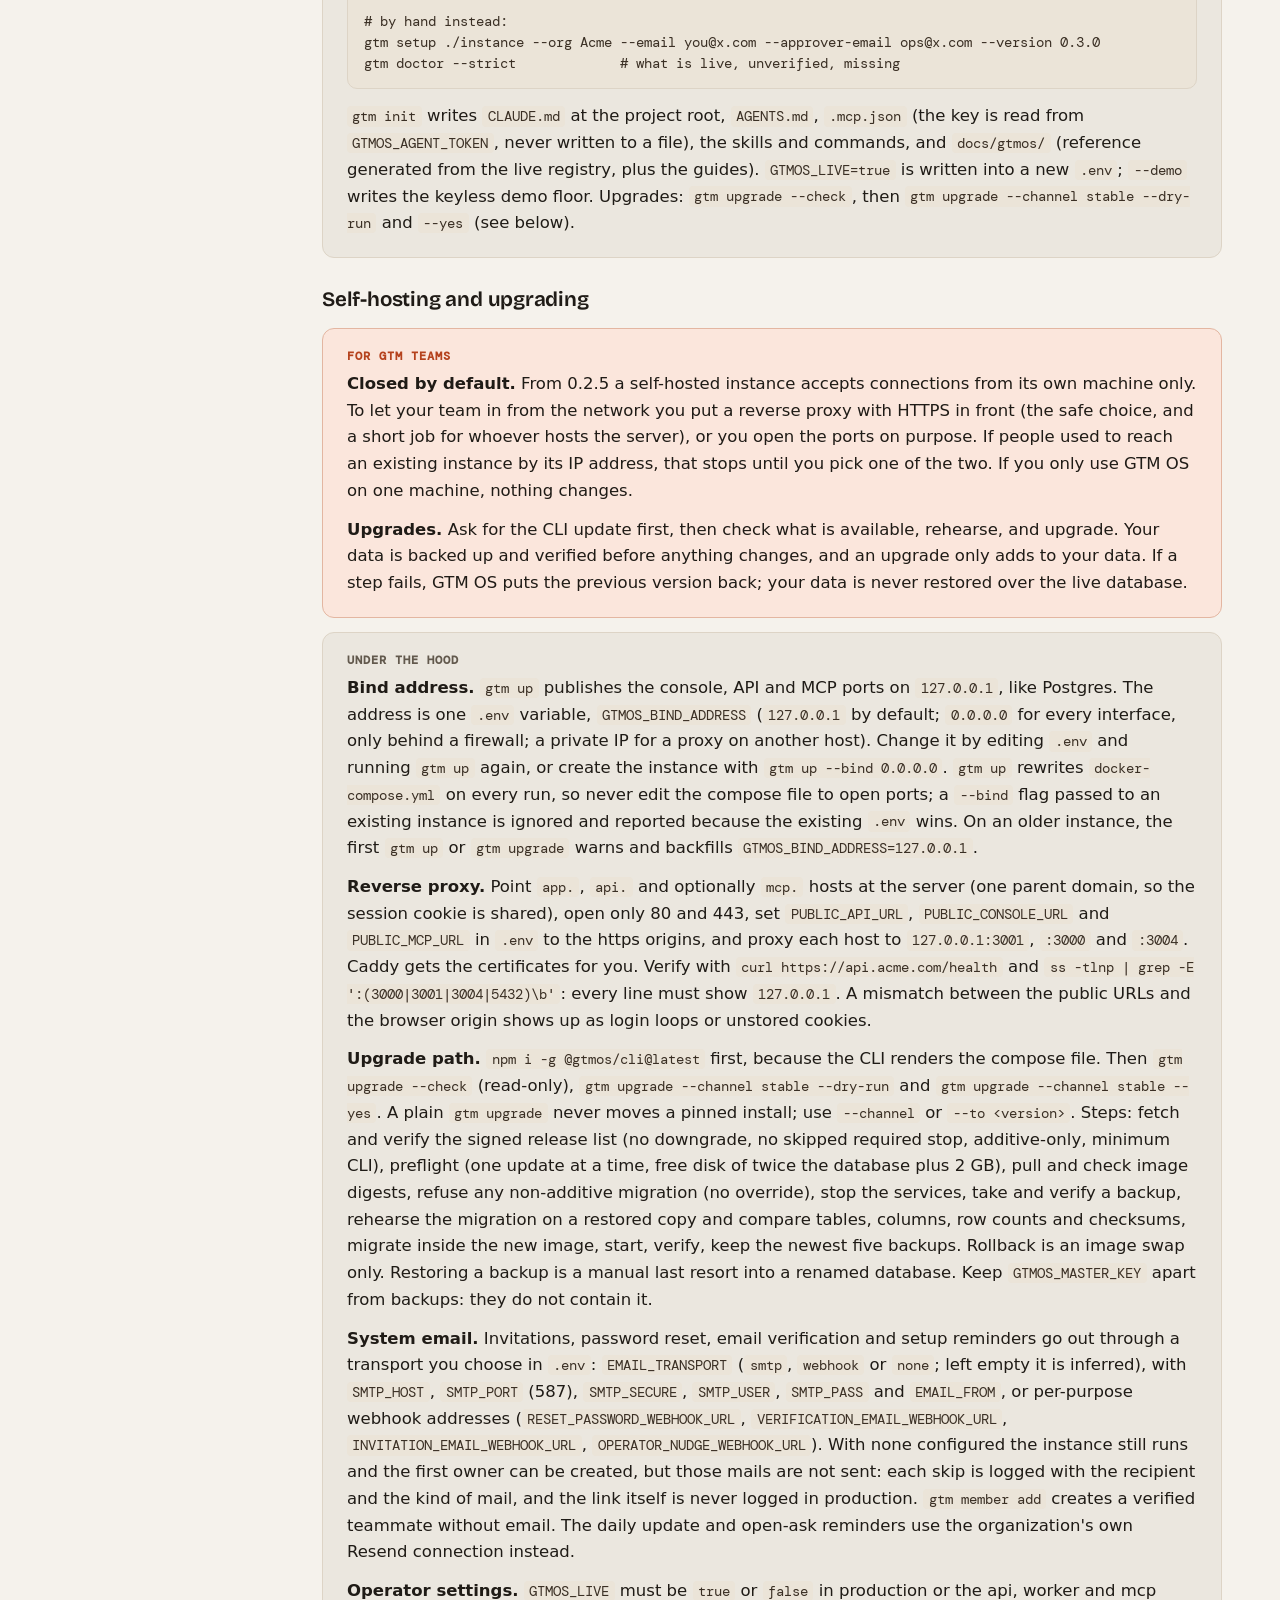
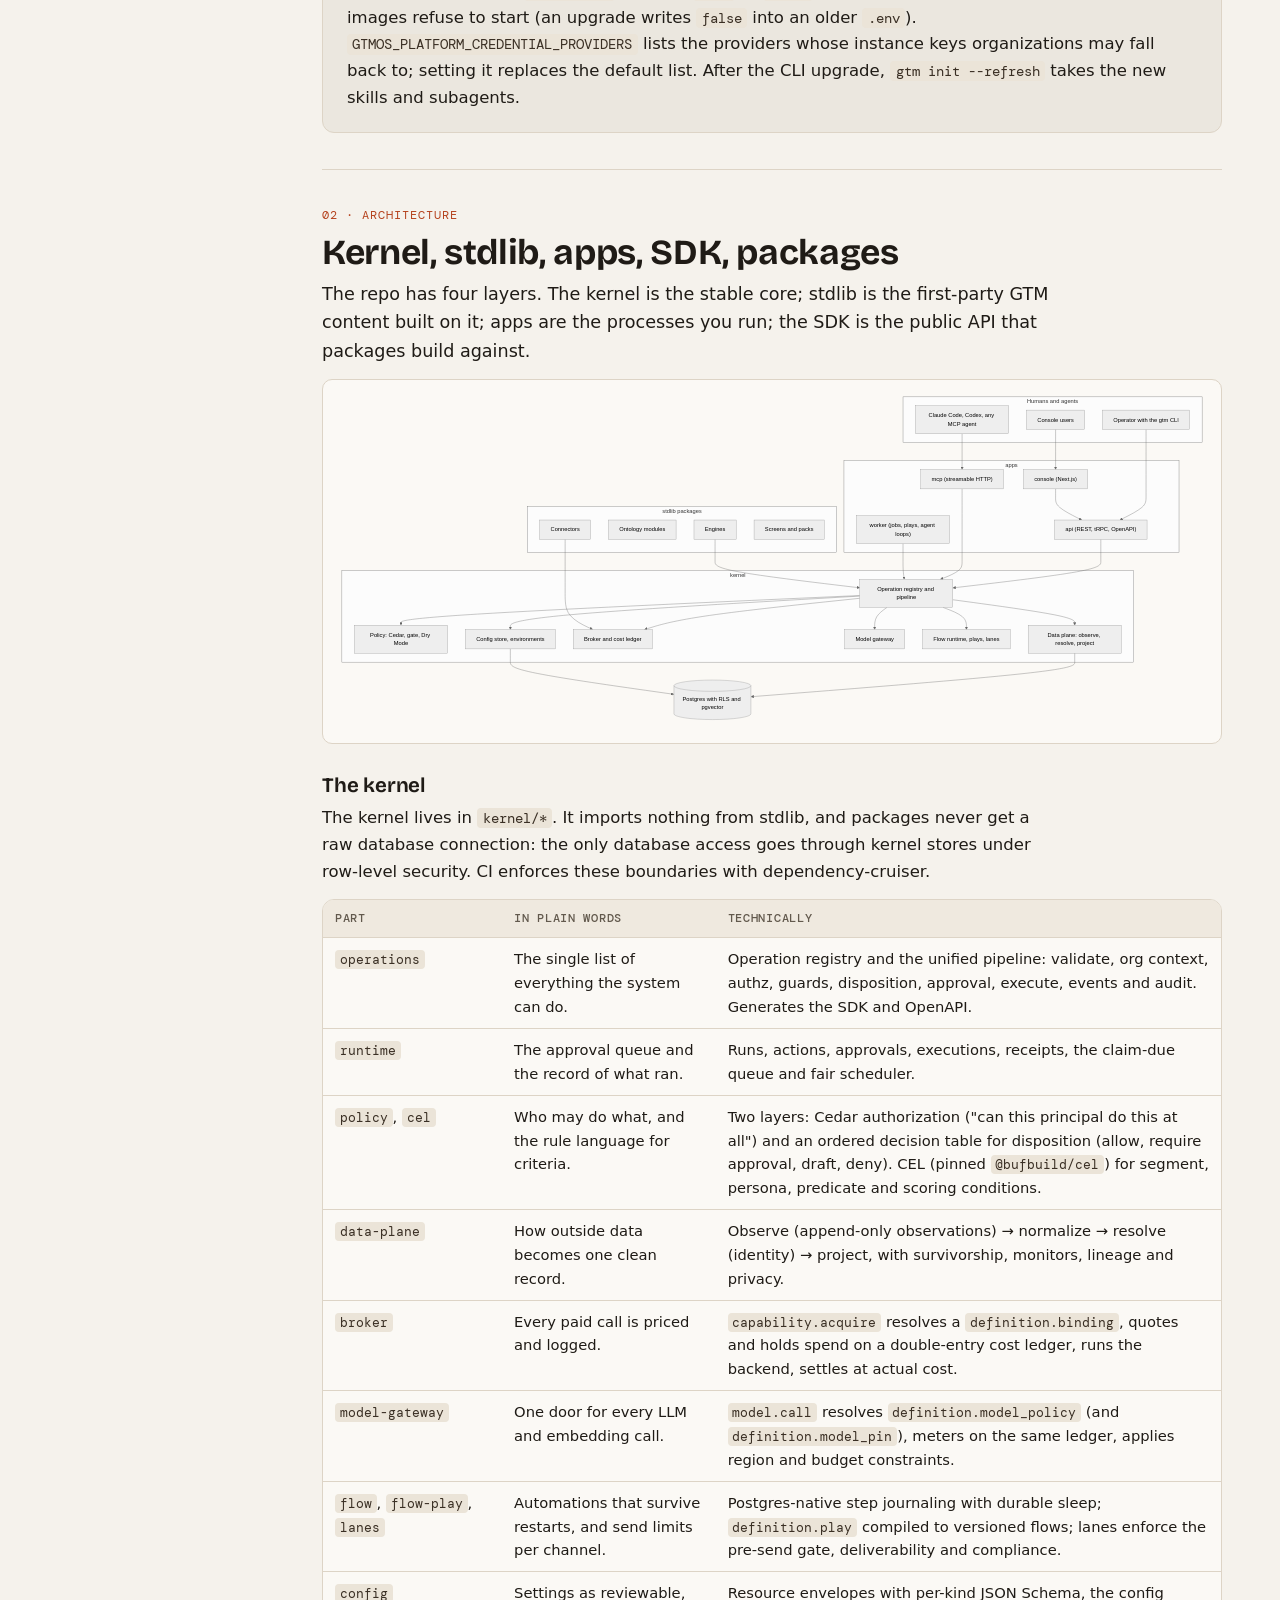
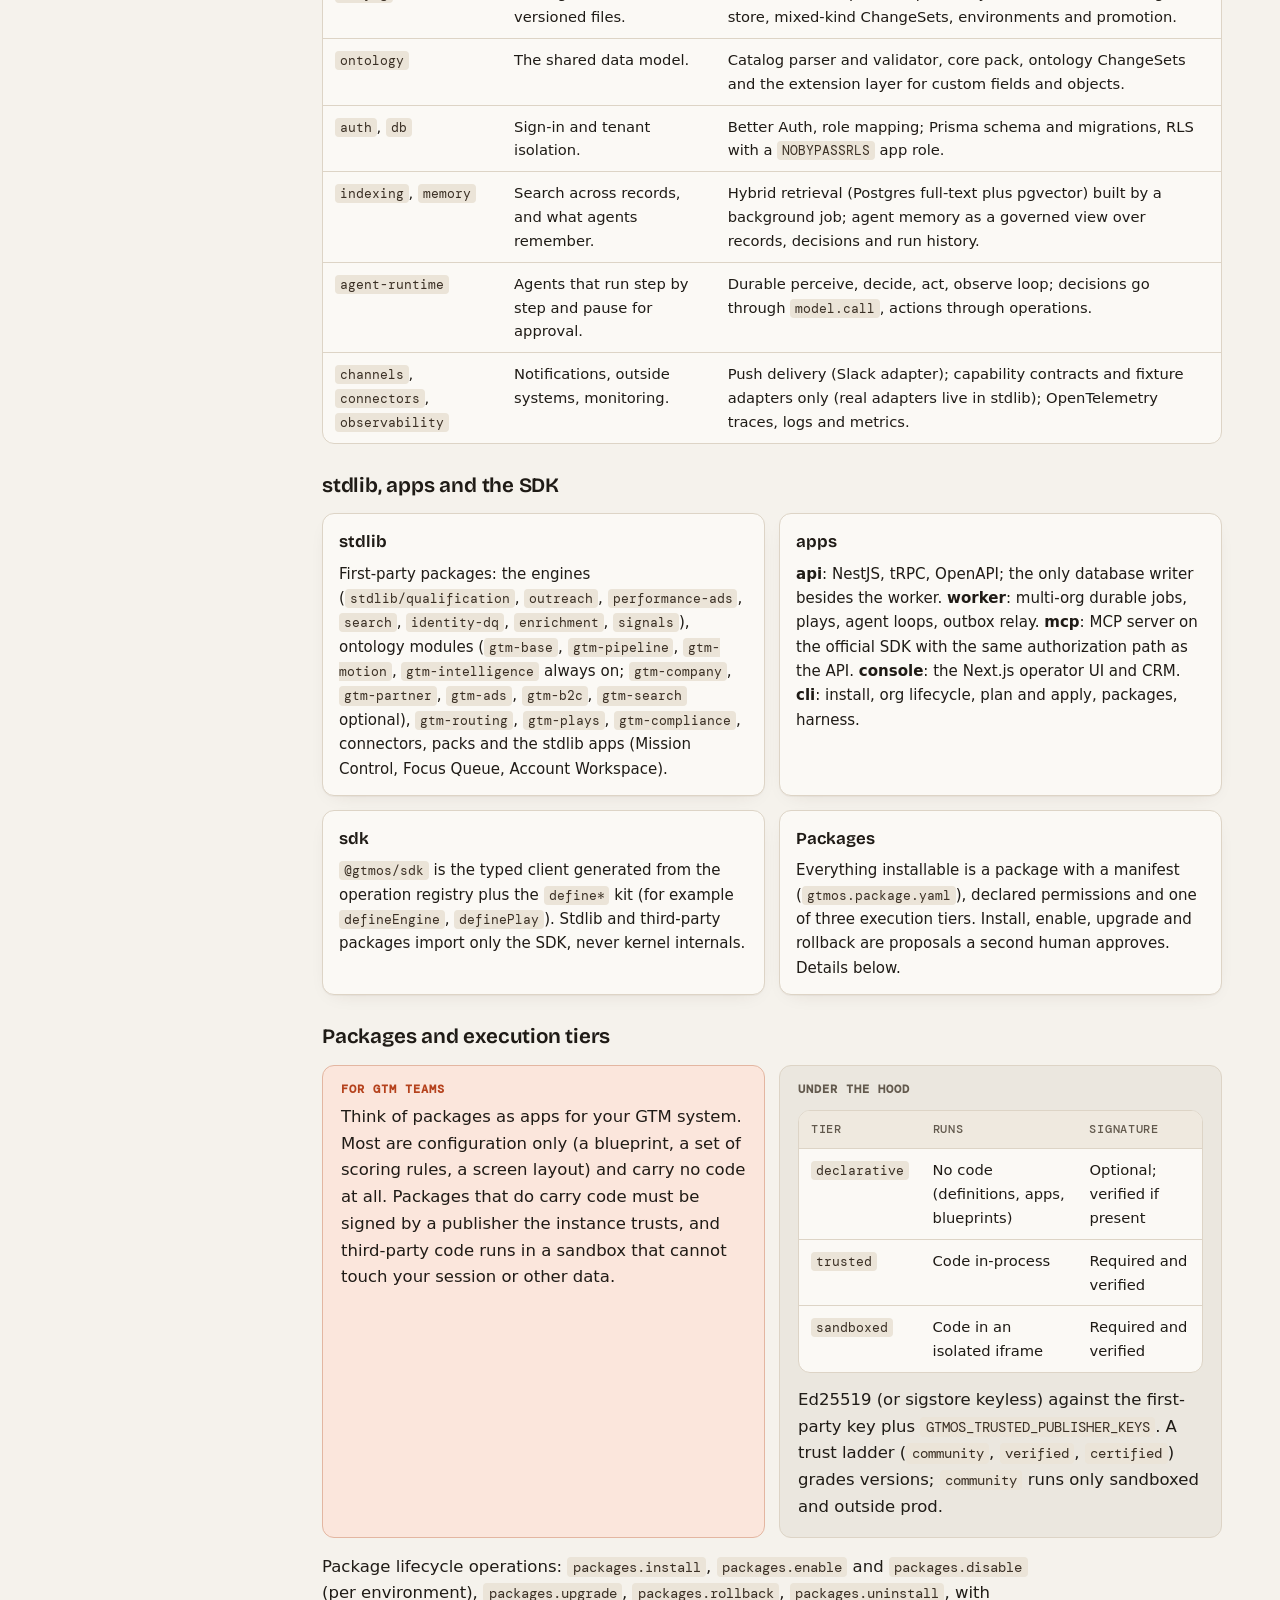
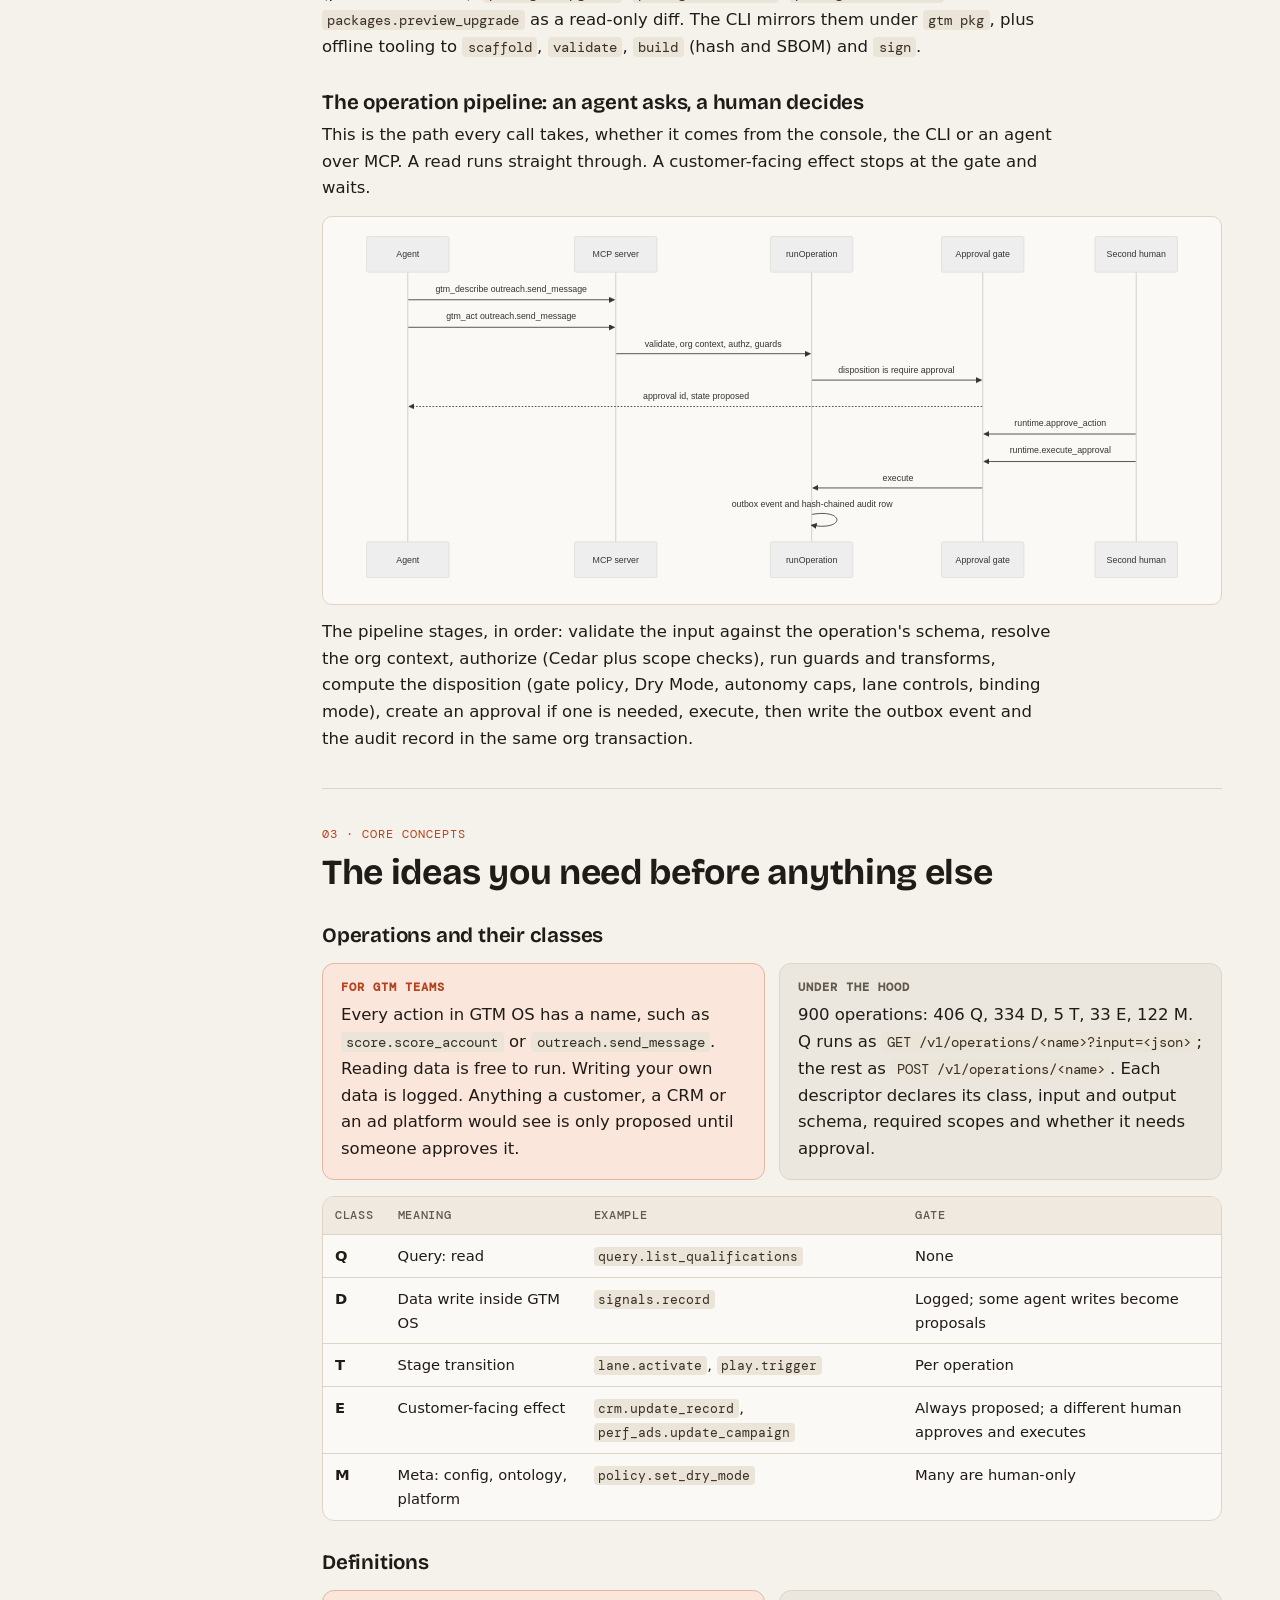
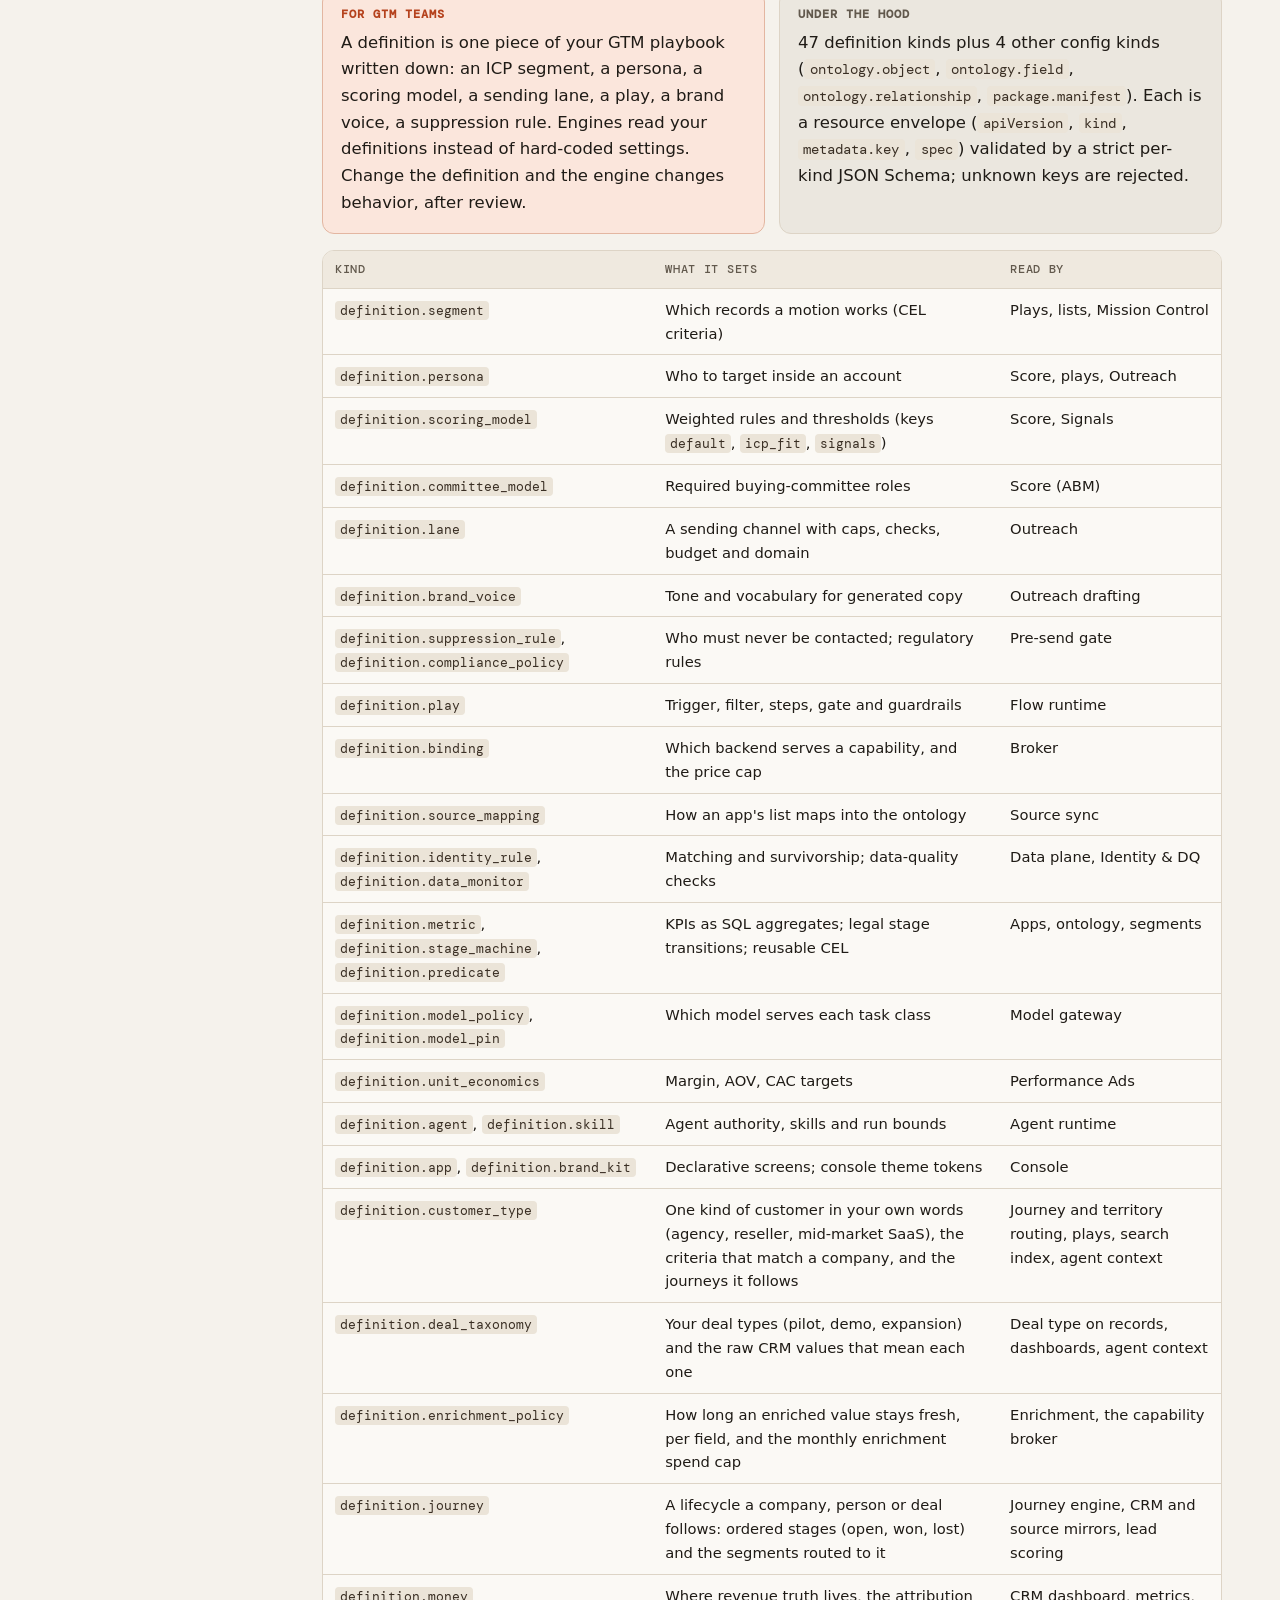
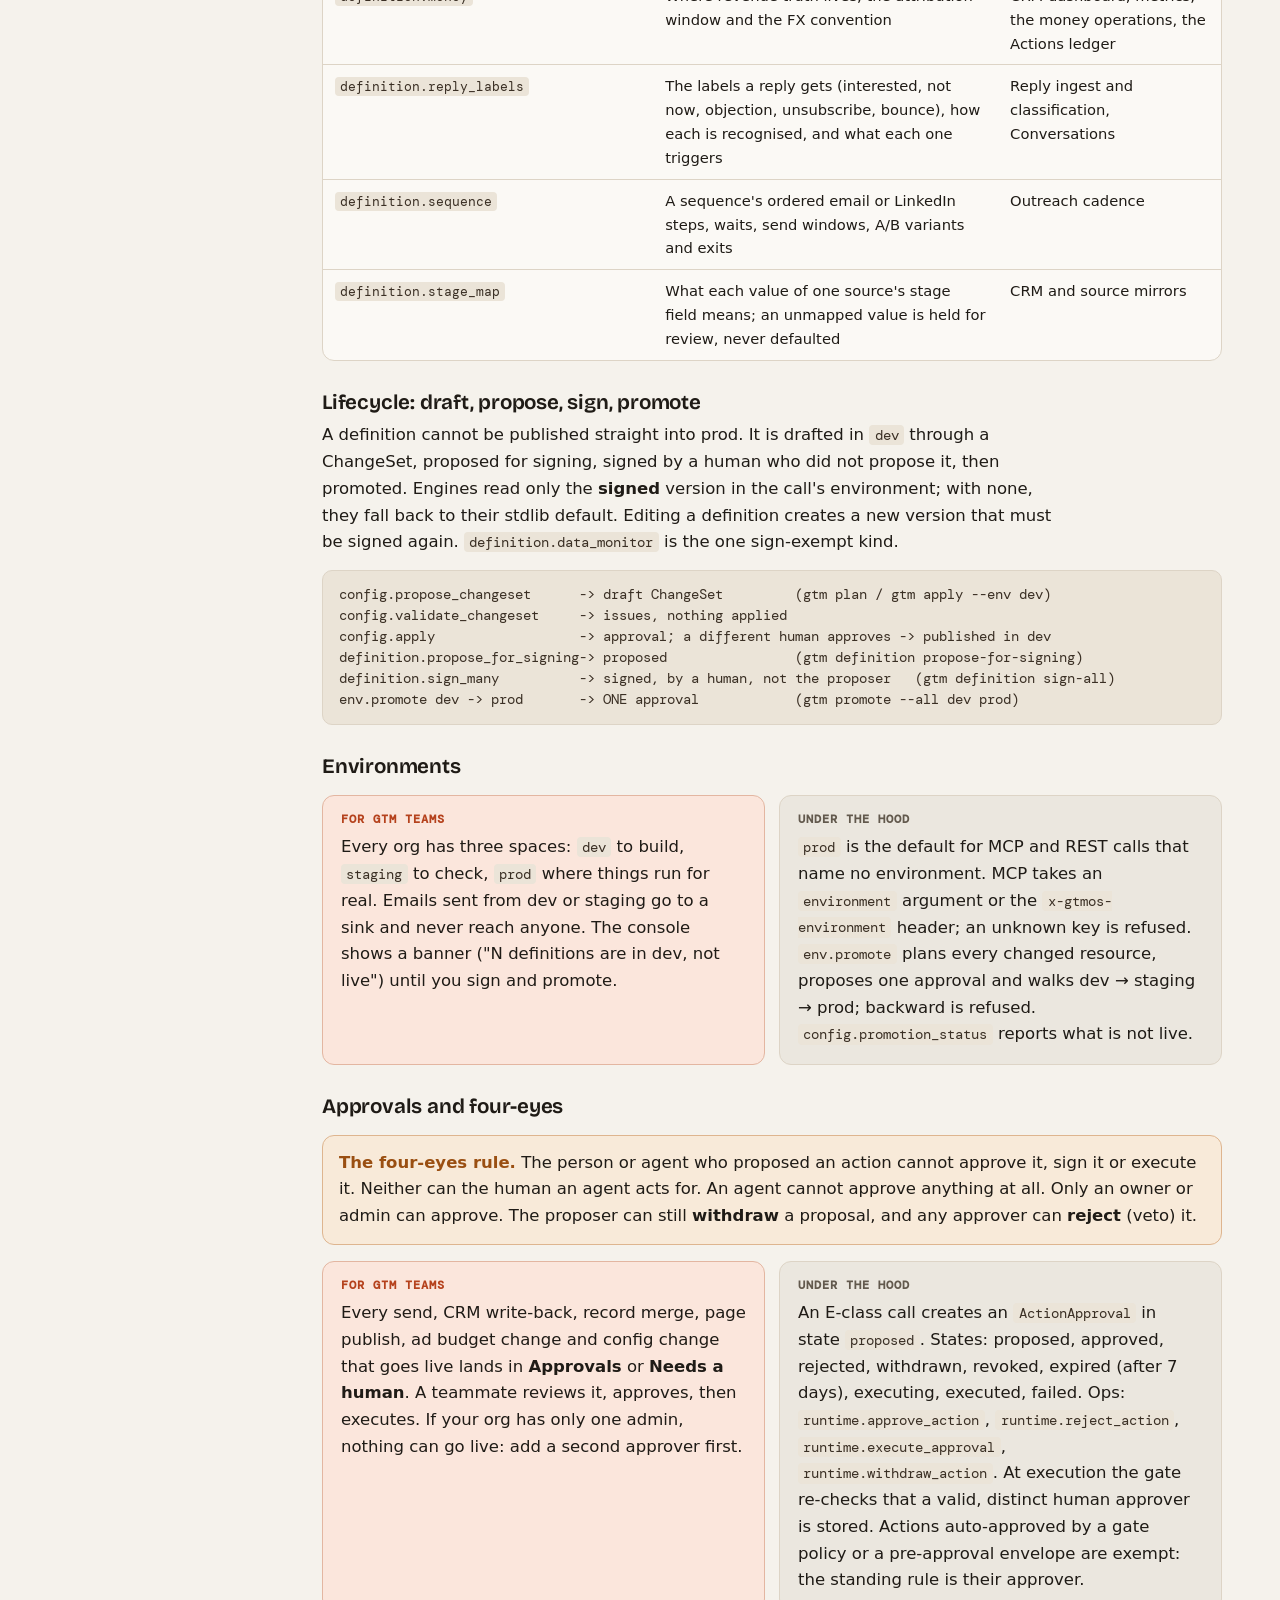
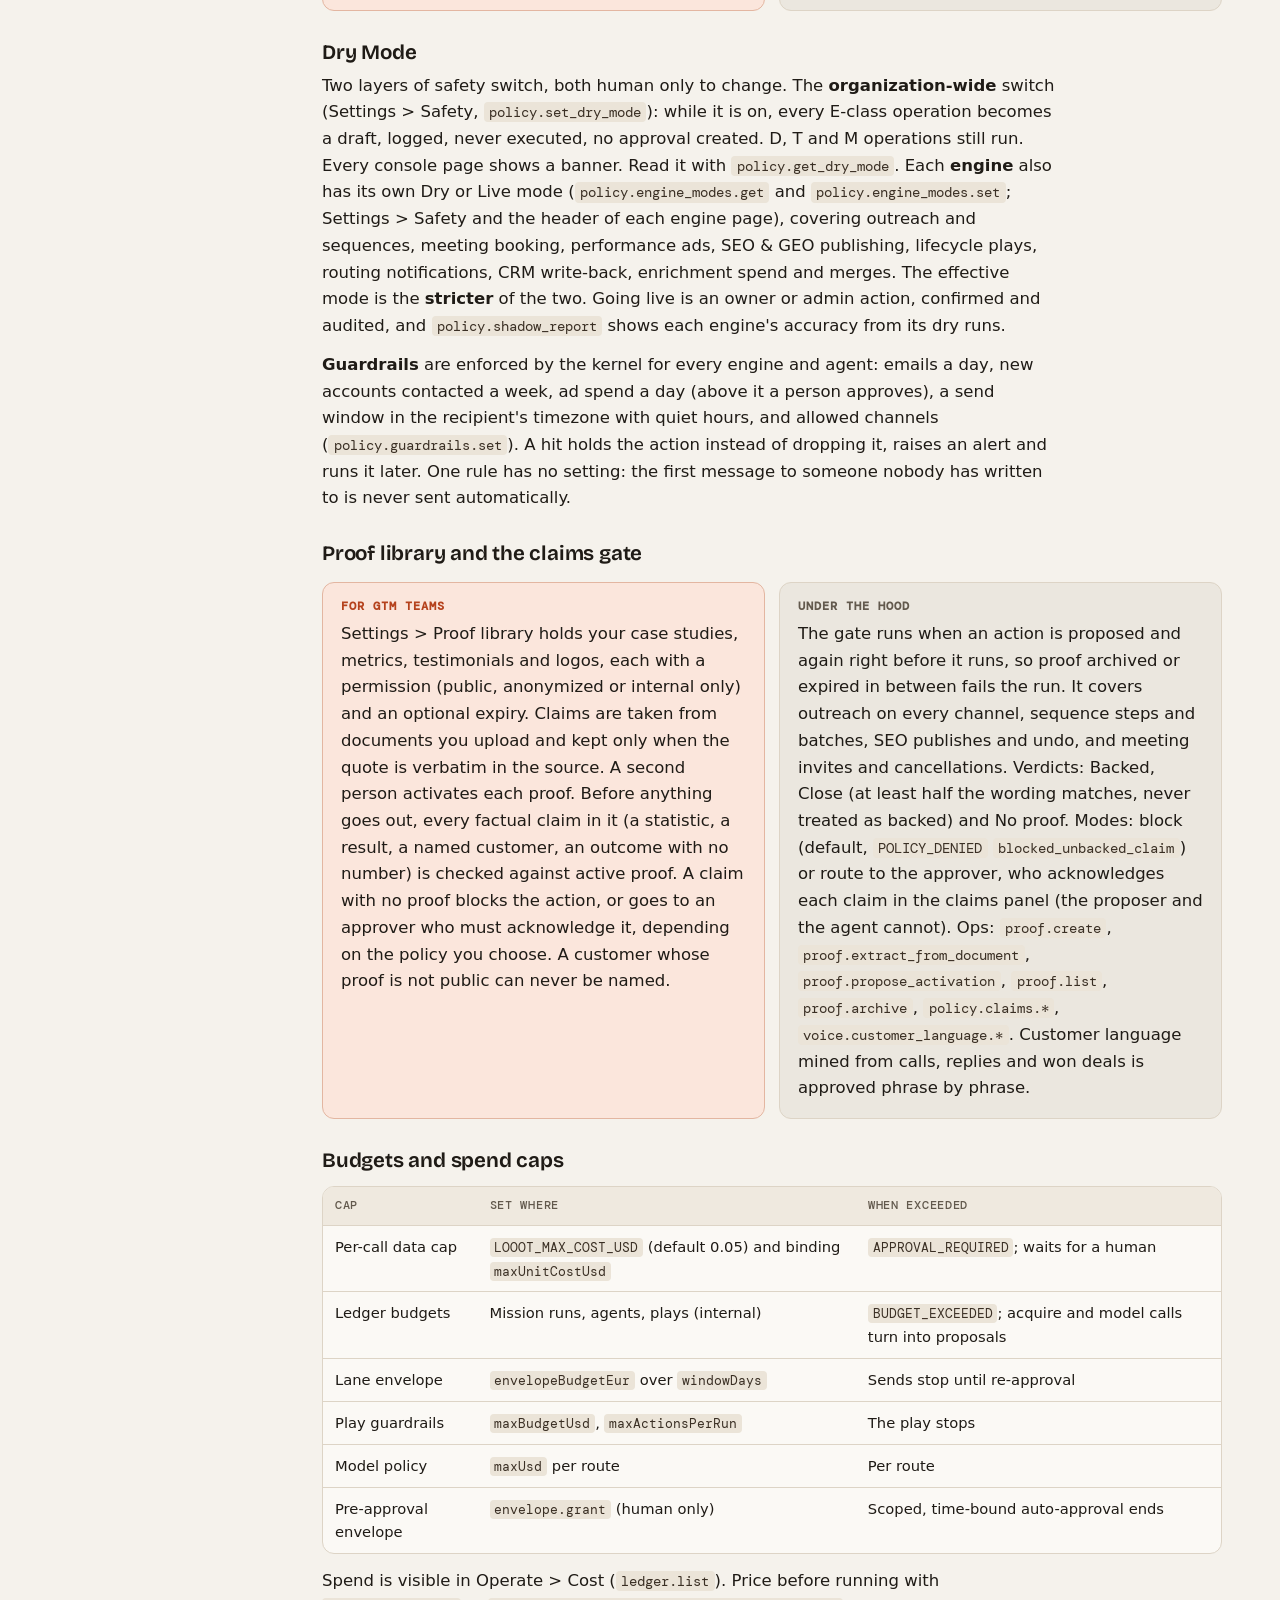
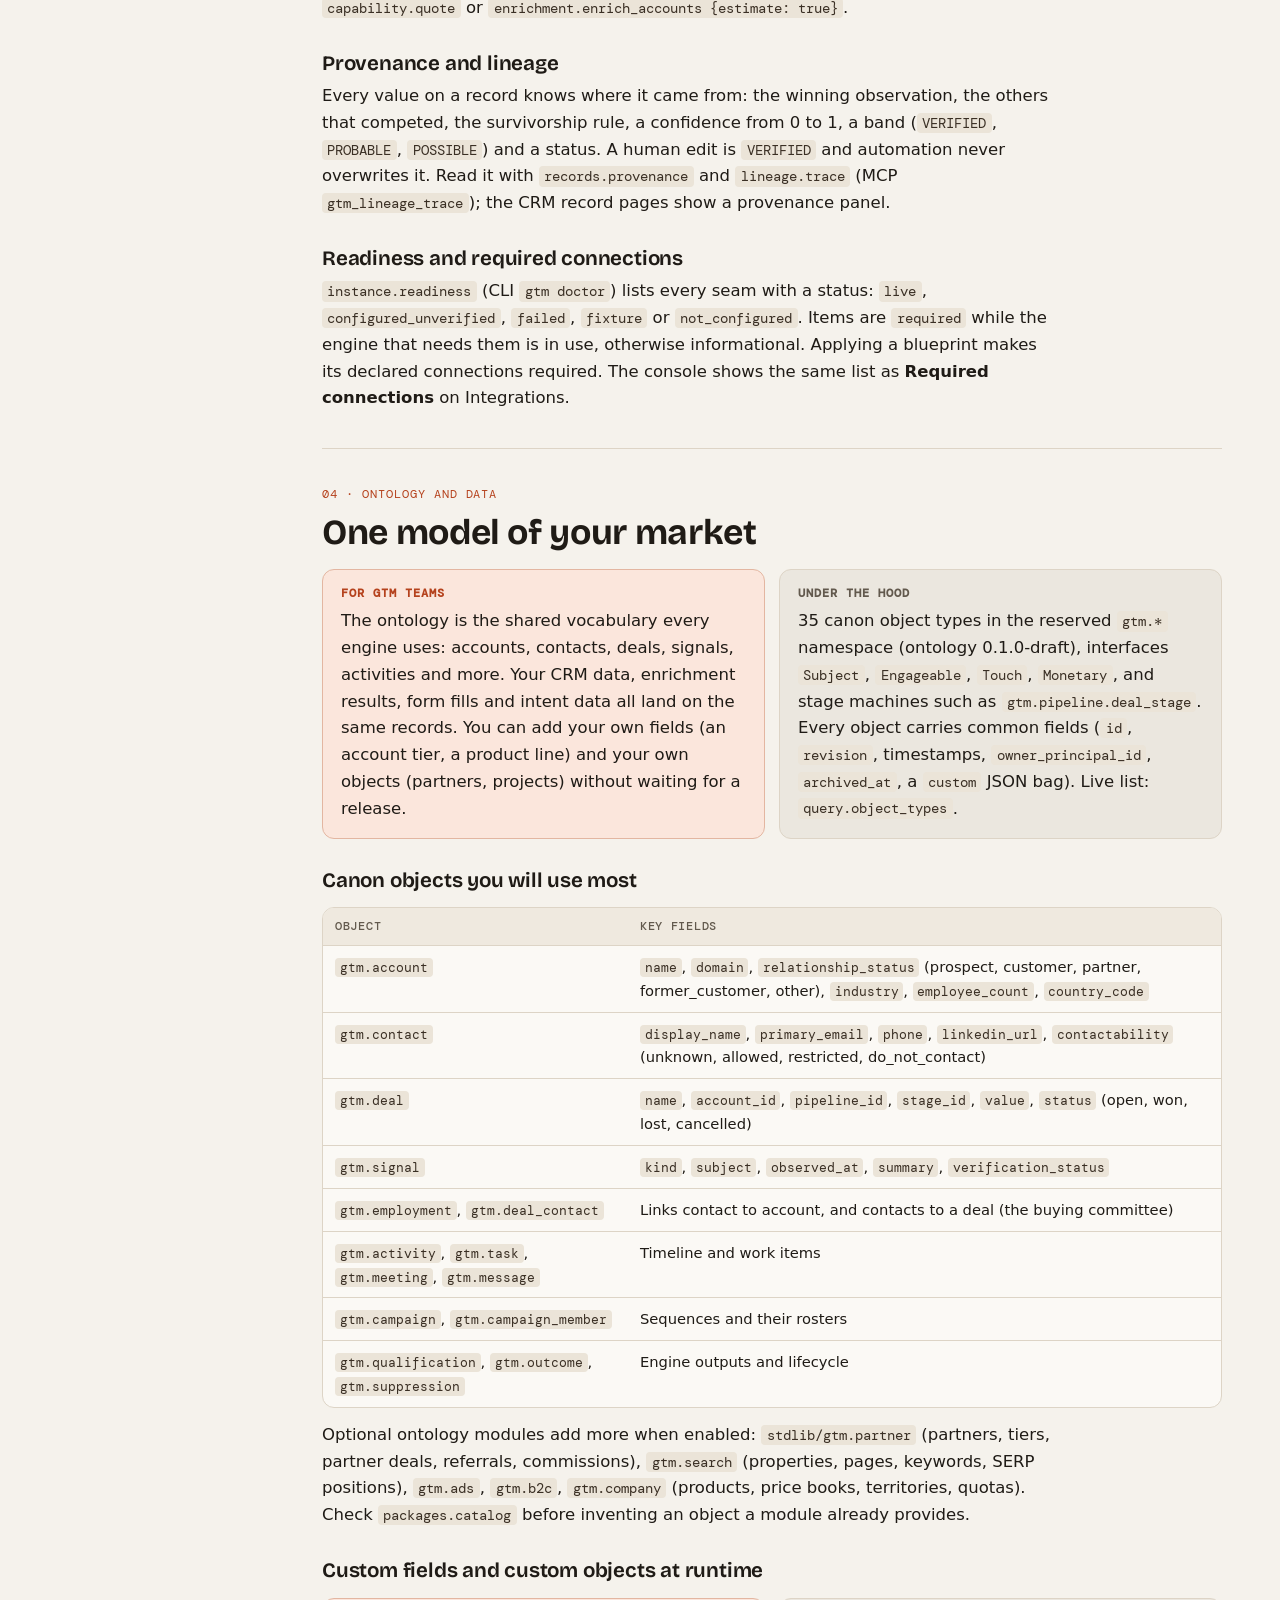
<file: docs/product-documentation.html>
<!doctype html>
<html lang="en">
<head>
<meta charset="utf-8">
<meta name="viewport" content="width=device-width,initial-scale=1,viewport-fit=cover">
</head>
<body>
<title>GTM OS Product Documentation</title>
<script src="assets/release-status.js"></script>
<script src="assets/release-banner.js"></script>
<link rel="stylesheet" href="assets/fonts.css">
<style>
:root{
  --bg:#f5f2ec;
  --surface:#fbf9f5;
  --surface-2:#efe9df;
  --fg:#1f1b16;
  --muted:#62594d;
  --line:#ddd4c6;
  --line-strong:#c9bdab;
  --ember:#f26a43;
  --ember-ink:#b5421d;
  --ember-tint:#fbe6dc;
  --gate:#e07b2a;
  --gate-ink:#9a4f12;
  --gate-tint:#f8ead9;
  --tech-tint:#ebe7df;
  --code-bg:#ebe4d8;
  --code-fg:#3a2f24;
  --ok:#3c7650;
  --ok-tint:#e2efe3;
  --warn:#9a5a12;
  --warn-tint:#f6e7cf;
  --shadow:0 1px 0 rgba(60,40,20,.04),0 6px 20px -12px rgba(60,40,20,.18);
  --font-display:"Bricolage Grotesque",ui-sans-serif,system-ui,-apple-system,"Segoe UI",sans-serif;
  --font-body:"IBM Plex Sans",ui-sans-serif,system-ui,-apple-system,"Segoe UI",Roboto,sans-serif;
  --font-mono:"DM Mono",ui-monospace,SFMono-Regular,Menlo,Consolas,monospace;
  --header-h:56px;
  color-scheme:light;
}
@media (prefers-color-scheme: dark){
  :root:not([data-theme="light"]){
    --bg:#15120e;
    --surface:#1d1914;
    --surface-2:#25201a;
    --fg:#ece5da;
    --muted:#a99d8d;
    --line:#352e25;
    --line-strong:#4a4135;
    --ember:#f47b56;
    --ember-ink:#fba98c;
    --ember-tint:#3a2219;
    --gate:#ec9350;
    --gate-ink:#f2b07a;
    --gate-tint:#352616;
    --tech-tint:#221e19;
    --code-bg:#221d17;
    --code-fg:#e9d9c4;
    --ok:#92d3a8;
    --ok-tint:#1d2c21;
    --warn:#e9b06a;
    --warn-tint:#33281a;
    --shadow:0 1px 0 rgba(0,0,0,.3),0 8px 24px -14px rgba(0,0,0,.6);
    color-scheme:dark;
  }
}
:root[data-theme="dark"]{
  --bg:#15120e;
  --surface:#1d1914;
  --surface-2:#25201a;
  --fg:#ece5da;
  --muted:#a99d8d;
  --line:#352e25;
  --line-strong:#4a4135;
  --ember:#f47b56;
  --ember-ink:#fba98c;
  --ember-tint:#3a2219;
  --gate:#ec9350;
  --gate-ink:#f2b07a;
  --gate-tint:#352616;
  --tech-tint:#221e19;
  --code-bg:#221d17;
  --code-fg:#e9d9c4;
  --ok:#92d3a8;
  --ok-tint:#1d2c21;
  --warn:#e9b06a;
  --warn-tint:#33281a;
  --shadow:0 1px 0 rgba(0,0,0,.3),0 8px 24px -14px rgba(0,0,0,.6);
  color-scheme:dark;
}
*{box-sizing:border-box}
html{scroll-behavior:smooth;-webkit-text-size-adjust:100%}
body{background:var(--bg);color:var(--fg);margin:0;font-family:var(--font-body);font-size:16.5px;line-height:1.62;overflow-x:hidden}
a{color:var(--ember-ink);text-decoration-thickness:1px;text-underline-offset:2px}
a:hover{color:var(--ember)}
code,kbd,.mono{font-family:var(--font-mono);font-size:.86em}
:not(pre)>code{background:var(--code-bg);color:var(--code-fg);padding:.08em .38em;border-radius:4px;overflow-wrap:anywhere}
pre{font-family:var(--font-mono);font-size:13.5px;line-height:1.55;background:var(--code-bg);color:var(--code-fg);padding:14px 16px;border-radius:10px;overflow-x:auto;border:1px solid var(--line);margin:14px 0}
pre.mermaid{background:var(--surface);color:var(--fg);text-align:center;font-family:var(--font-body)}
h1,h2,h3,h4{font-family:var(--font-display);line-height:1.15;letter-spacing:-.01em;margin:0}
h2{font-size:clamp(1.6rem,1.2rem + 1.6vw,2.2rem);font-weight:700;margin:0 0 6px}
h3{font-size:1.28rem;font-weight:650;margin:30px 0 8px}
h4{font-size:.78rem;font-weight:600;letter-spacing:.08em;text-transform:uppercase;margin:0 0 8px;font-family:var(--font-mono)}
p{margin:0 0 12px}
ul,ol{margin:0 0 12px;padding-left:1.3em}
li{margin:3px 0}
strong{font-weight:600}

/* header */
.topbar{position:sticky;top:env(safe-area-inset-top,0px);z-index:50;background:color-mix(in srgb,var(--bg) 88%,transparent);backdrop-filter:saturate(1.2) blur(10px);-webkit-backdrop-filter:saturate(1.2) blur(10px);border-bottom:1px solid var(--line)}
.topbar-inner{max-width:1280px;margin:0 auto;display:flex;align-items:center;gap:14px;padding:10px 24px;min-height:var(--header-h)}
.brand{display:flex;align-items:center;gap:10px;font-family:var(--font-display);font-weight:700;font-size:1.05rem;color:var(--fg);text-decoration:none;white-space:nowrap}
.brand-mark{width:26px;height:26px;border-radius:7px;background:var(--ember);display:grid;place-items:center;color:#17181b;font-family:var(--font-mono);font-size:12px;font-weight:500}
.brand small{font-family:var(--font-mono);font-weight:400;font-size:.72rem;color:var(--muted);margin-left:2px}
.spacer{flex:1}
.seg{display:inline-flex;border:1px solid var(--line-strong);border-radius:999px;padding:2px;background:var(--surface)}
.seg button{font:500 .8rem/1 var(--font-body);color:var(--muted);background:transparent;border:0;border-radius:999px;padding:7px 11px;cursor:pointer;white-space:nowrap}
.seg button[aria-pressed="true"]{background:var(--fg);color:var(--bg)}
.seg button:focus-visible,.icon-btn:focus-visible{outline:2px solid var(--ember);outline-offset:2px}
.icon-btn{border:1px solid var(--line-strong);background:var(--surface);color:var(--fg);border-radius:999px;width:34px;height:34px;display:grid;place-items:center;cursor:pointer;font-size:15px}

/* layout */
.shell{max-width:1280px;margin:0 auto;display:grid;grid-template-columns:250px minmax(0,1fr);gap:48px;padding:0 24px}
.toc{position:sticky;top:calc(env(safe-area-inset-top,0px) + var(--header-h) + 16px);align-self:start;max-height:calc(100vh - var(--header-h) - 32px);overflow:auto;padding:24px 0 40px}
.toc-label{font-family:var(--font-mono);font-size:.72rem;letter-spacing:.08em;text-transform:uppercase;color:var(--muted);margin:0 0 10px}
.toc ol{list-style:none;padding:0;margin:0;counter-reset:toc}
.toc li{margin:0}
.toc a{display:flex;gap:10px;padding:6px 10px;border-radius:8px;color:var(--muted);text-decoration:none;font-size:.92rem;line-height:1.35;border-left:2px solid transparent}
.toc a::before{counter-increment:toc;content:counter(toc,decimal-leading-zero);font-family:var(--font-mono);font-size:.74rem;color:var(--line-strong);padding-top:2px}
.toc a:hover{color:var(--fg);background:var(--surface-2)}
.toc a.active{color:var(--fg);background:var(--surface);border-left-color:var(--ember);box-shadow:var(--shadow)}
.toc a.active::before{color:var(--ember)}
.toc-meta{margin-top:22px;font-size:.8rem;color:var(--muted);border-top:1px solid var(--line);padding-top:14px}
main{min-width:0;padding:28px 0 96px;max-width:900px}
section.doc{padding-top:36px;margin-top:36px;border-top:1px solid var(--line);scroll-margin-top:calc(var(--header-h) + 12px)}
section.doc:first-of-type{border-top:0;margin-top:0;padding-top:12px}
.kicker{font-family:var(--font-mono);font-size:.76rem;letter-spacing:.08em;text-transform:uppercase;color:var(--ember-ink);margin:0 0 8px}
.lede{font-size:1.1rem;color:var(--fg);max-width:70ch}
.prose{max-width:70ch}

/* hero */
.hero{padding:30px 0 8px}
.hero h1{font-size:clamp(2.1rem,1.4rem + 3.4vw,3.6rem);font-weight:800;letter-spacing:-.025em;margin:0 0 14px;max-width:18ch}
.hero h1 em{font-style:normal;color:var(--ember-ink)}
.hero .lede{font-size:1.15rem}
.pillrow{display:flex;flex-wrap:wrap;gap:8px;margin:18px 0 6px}
.pill{font-family:var(--font-mono);font-size:.76rem;border:1px solid var(--line-strong);background:var(--surface);border-radius:999px;padding:4px 10px;color:var(--muted)}
.pill b{color:var(--fg);font-weight:500}

/* dual audience */
.dual{display:grid;grid-template-columns:1fr 1fr;gap:14px;margin:16px 0}
.dual > div{border-radius:12px;padding:16px 18px;border:1px solid var(--line)}
.dual > div > :last-child{margin-bottom:0}
.dual .gtm{background:var(--ember-tint);border-color:color-mix(in srgb,var(--ember) 28%,var(--line))}
.dual .gtm h4{color:var(--ember-ink)}
.dual .tech{background:var(--tech-tint)}
.dual .tech h4{color:var(--muted)}
#app[data-aud="gtm"] .tech,#app[data-aud="tech"] .gtm{display:none}
#app[data-aud="gtm"] .dual,#app[data-aud="tech"] .dual{grid-template-columns:1fr}
.dual.stacked{grid-template-columns:minmax(0,1fr)}
.dual.stacked > div{padding:20px 24px}
.aud-note{font-size:.85rem;color:var(--muted);margin:4px 0 0}

/* cards */
.grid2{display:grid;grid-template-columns:repeat(2,minmax(0,1fr));gap:14px;margin:16px 0}
.grid3{display:grid;grid-template-columns:repeat(3,minmax(0,1fr));gap:12px;margin:16px 0}
.tile{background:var(--surface);border:1px solid var(--line);border-radius:12px;padding:14px 16px;box-shadow:var(--shadow)}
.tile h3,.tile h5{margin:0 0 6px;font-family:var(--font-display);font-size:1.05rem;font-weight:650}
.tile p{font-size:.94rem;margin:0}
.tile .tag{font-family:var(--font-mono);font-size:.72rem;color:var(--muted)}
.engine{background:var(--surface);border:1px solid var(--line);border-radius:14px;padding:20px 22px 14px;margin:20px 0;box-shadow:var(--shadow);scroll-margin-top:calc(var(--header-h) + 12px)}
.engine-head{display:flex;flex-wrap:wrap;align-items:baseline;gap:6px 12px;margin-bottom:4px}
.engine-head h3{margin:0;font-size:1.35rem}
.engine-head .pkg{font-family:var(--font-mono);font-size:.78rem;color:var(--muted)}
.engine .dual{margin:12px 0}
.facts{display:grid;grid-template-columns:150px minmax(0,1fr);gap:0;margin:8px 0 6px;font-size:.92rem;border-top:1px solid var(--line)}
.facts dt,.facts dd{padding:8px 0;border-bottom:1px solid var(--line);margin:0}
.facts dt{font-family:var(--font-mono);font-size:.76rem;text-transform:uppercase;letter-spacing:.06em;color:var(--muted);padding-right:12px;padding-top:10px}
.facts dd{min-width:0;overflow-wrap:anywhere}

/* callouts */
.callout{border-radius:12px;padding:14px 16px;margin:16px 0;border:1px solid var(--line);background:var(--surface)}
.callout.gate{background:var(--gate-tint);border-color:color-mix(in srgb,var(--gate) 35%,var(--line))}
.callout.gate strong:first-child{color:var(--gate-ink)}
.callout.ok{background:var(--ok-tint);border-color:color-mix(in srgb,var(--ok) 35%,var(--line))}
.callout.warn{background:var(--warn-tint);border-color:color-mix(in srgb,var(--warn) 35%,var(--line))}
.callout > :last-child{margin-bottom:0}

/* tables */
.tbl{overflow-x:auto;margin:14px 0;border:1px solid var(--line);border-radius:12px;background:var(--surface)}
table{border-collapse:collapse;width:100%;font-size:.92rem}
th,td{text-align:left;vertical-align:top;padding:9px 12px;border-bottom:1px solid var(--line)}
th{font-family:var(--font-mono);font-weight:500;font-size:.74rem;text-transform:uppercase;letter-spacing:.06em;color:var(--muted);background:var(--surface-2);white-space:nowrap}
tr:last-child td{border-bottom:0}
td code{white-space:nowrap}
td.wrap code{white-space:normal}
.yes{color:var(--ok);font-weight:600}
.no{color:var(--ember-ink);font-weight:600}

/* glossary */
.gloss{display:grid;grid-template-columns:minmax(0,1fr) minmax(0,1fr);gap:0 28px}
.gloss dl{margin:0}
.gloss dt{font-family:var(--font-display);font-weight:650;margin-top:12px}
.gloss dt span{font-family:var(--font-mono);font-weight:400;font-size:.7rem;color:var(--muted);margin-left:6px;text-transform:uppercase;letter-spacing:.06em}
.gloss dd{margin:2px 0 0;font-size:.93rem;color:var(--fg)}

.steps{counter-reset:step;list-style:none;padding:0}
.steps > li{position:relative;padding:0 0 12px 40px;margin:0}
.steps > li::before{counter-increment:step;content:counter(step);position:absolute;left:0;top:1px;width:26px;height:26px;border-radius:50%;background:var(--fg);color:var(--bg);font:500 .78rem/26px var(--font-mono);text-align:center}
.foot{margin-top:56px;padding-top:18px;border-top:1px solid var(--line);font-size:.85rem;color:var(--muted)}

@media (max-width:1040px){
  .shell{grid-template-columns:minmax(0,1fr);gap:0}
  .toc{position:static;max-height:none;padding:18px 0 4px;border-bottom:1px solid var(--line)}
  .toc ol{columns:2;column-gap:12px}
  .toc a{break-inside:avoid}
  .toc-meta{display:none}
  main{max-width:none}
}
@media (max-width:760px){
  .dual,.grid2{grid-template-columns:1fr}
  .grid3{grid-template-columns:1fr 1fr}
  .gloss{grid-template-columns:1fr}
  .facts{grid-template-columns:1fr}
  .facts dt{border-bottom:0;padding-bottom:0}
  .seg button{padding:7px 9px}
  .brand small{display:none}
}
@media (max-width:520px){
  body{font-size:16px}
  .topbar-inner{padding:8px 16px;gap:8px;flex-wrap:wrap}
  .shell{padding:0 16px}
  .toc ol{columns:1}
  .grid3{grid-template-columns:1fr}
  .seg button{font-size:.74rem;padding:6px 8px}
  .engine{padding:16px 14px 10px}
  pre{font-size:12.5px;padding:12px}
}
@media (prefers-reduced-motion:reduce){html{scroll-behavior:auto}}
</style>

<div id="app" data-aud="both">
<header class="topbar">
  <div class="topbar-inner">
    <a class="brand" href="#what"><span class="brand-mark">os</span>GTM OS <small>product documentation · v0.3.0</small></a>
    <div class="spacer"></div>
    <div class="seg" role="group" aria-label="Audience">
      <button type="button" data-aud="both" aria-pressed="true">Both views</button>
      <button type="button" data-aud="gtm" aria-pressed="false">GTM teams</button>
      <button type="button" data-aud="tech" aria-pressed="false">Engineers</button>
    </div>
    <button type="button" class="icon-btn" id="themeBtn" aria-label="Toggle dark mode" title="Toggle dark mode">◐</button>
  </div>
</header>

<div class="shell">
<nav class="toc" aria-label="Contents">
  <p class="toc-label">Contents</p>
  <ol>
    <li><a href="#what">What GTM OS is</a></li>
    <li><a href="#architecture">Architecture</a></li>
    <li><a href="#concepts">Core concepts</a></li>
    <li><a href="#ontology">Ontology and data</a></li>
    <li><a href="#engines">The engines</a></li>
    <li><a href="#flows">End-to-end flows</a></li>
    <li><a href="#integrations">Integrations</a></li>
    <li><a href="#customize">Flexibility and customization</a></li>
    <li><a href="#security">Security and governance</a></li>
    <li><a href="#glossary">Glossary</a></li>
    <li><a href="#not-built">What is not built yet</a></li>
  </ol>
  <div class="toc-meta">Written for GTM OS release 0.3.0 (CLI 0.3.0). When this page and a live instance disagree, the live registry (<code>gtm_describe</code>) wins.</div>
</nav>

<main>

<!-- 1 -->
<section class="doc" id="what">
  <div class="hero">
    <p class="kicker">01 · What GTM OS is</p>
    <h1>An operating system for <em>go-to-market</em> that you host and agents run.</h1>
    <p class="lede">GTM OS is an open-source, self-hosted platform that holds your go-to-market data in one typed model, runs the GTM work through engines, and lets humans and AI agents operate all of it through one governed interface where every customer-facing action waits for a second person to approve it.</p>
    <div class="pillrow">
      <span class="pill"><b>8</b> engines in the console</span>
      <span class="pill"><b>900</b> operations</span>
      <span class="pill"><b>35</b> canon object types</span>
      <span class="pill"><b>47</b> definition kinds</span>
      <span class="pill"><b>41</b> first-party packages</span>
      <span class="pill"><b>10</b> blueprints</span>
    </div>
  </div>

  <div class="dual">
    <div class="gtm">
      <h4>For GTM teams</h4>
      <p>Most GTM teams run on a stack of tools that each hold a slice of the customer and none of which agree. GTM OS replaces that with one system: your accounts, contacts, deals, signals and activity live in one place, and the work on top of them (finding intent, enriching records, scoring accounts, routing, sequencing, merging duplicates, running plays, SEO, paid ads) runs as engines you configure.</p>
      <p>You describe your motion once (who your ICP is, which signals matter, how many emails a mailbox may send, who must never be contacted) and the engines follow it. Nothing reaches a customer, a CRM or an ad account until a person on your team approves it.</p>
    </div>
    <div class="tech">
      <h4>Under the hood</h4>
      <p>A small kernel holds the runtimes and the meta-model and contains no GTM business objects. Everything a company recognizes as GTM ships as packages on top (engines, ontology modules, connectors, screens, packs, blueprints). Every capability is an <strong>operation</strong> in one registry; REST, the TypeScript SDK, the <code>gtm</code> CLI and the MCP server are all generated from it and all call the same <code>runOperation</code> pipeline, so authorization and approvals cannot be bypassed.</p>
      <p>Stack: Next.js console, NestJS API, Postgres with pgvector, Prisma, Better Auth, Cedar authorization, CEL expressions, a Postgres-native durable flow runtime, pnpm and Turborepo.</p>
    </div>
  </div>

  <h3>Who it is for</h3>
  <div class="grid3">
    <div class="tile"><h5>GTM engineers</h5><p>The person who designs the scoring, routing, sequencing and data rules, usually working through Claude Code or Codex.</p></div>
    <div class="tile"><h5>Revenue and marketing leaders</h5><p>Owners and admins who approve sends, merges, budget changes and config before they go live.</p></div>
    <div class="tile"><h5>Agencies</h5><p>Teams that run GTM inside client orgs through delegations, with the client keeping approval rights.</p></div>
  </div>

  <h3>The core idea</h3>
  <p class="prose">GTM OS is built so that an AI agent can do the work of a GTM engineer without being trusted blindly. The agent gets the same operations a human admin has. What it cannot do is approve its own work, widen its own authority, consent to OAuth in a browser, or switch off the safety switch. Those stay with people. In plain terms: the agent builds and proposes, a second human decides, and the kernel records who did what.</p>
  <p class="prose">The README compares it to WordPress: a stable core you install on your own infrastructure, plus packages that deliver the work. You own the data and the deployment, and you can take your data out at any time with <code>gtm org export</code>.</p>

  <h3>How it is delivered</h3>
  <div class="dual stacked">
    <div class="gtm">
      <h4>For GTM teams</h4>
      <p><strong>What you get.</strong> A complete go-to-market workspace that runs on your own machine or cloud: a web console with your CRM (companies, contacts, deals), the engines that find, score, route and reach accounts, an approvals inbox, and a built-in agent workspace so Claude Code or Codex can set up and run the system with you. It is open source and self-hosted, so your pipeline data never sits in someone else's SaaS.</p>
      <p><strong>How you set it up.</strong> You do not configure it by hand. In an empty folder you open Claude Code and run <code>gtm init</code>, then <code>/setup-gtmos</code>. Claude installs GTM OS, creates your organization with an owner and a second approver, connects it to itself, and asks you only for the things a person has to provide:</p>
      <ul>
        <li>your organization name and the two people's emails (the approver must be a different person);</li>
        <li>link your integrations account once, then connect each app you use (CRM, Gmail, Calendar, Slack, Search Console, Ahrefs, and about 1,700 more) from one grid;</li>
        <li>the API keys you choose to add (an AI model, looot for data, an email sender), which you paste in the console;</li>
        <li>the DNS records for your sending domain, if you will send email.</li>
      </ul>
      <p><strong>From setup to working system.</strong> Then the <strong>setup wizard</strong> in the console (Setup: ten steps on seven screens, the first is the AI model) or <code>/build-gtm-system</code> with your agent: either one interviews you about your ICP, offer, markets, channels and goals, drafts each definition with the evidence behind it, and builds the engines. You review and approve. When you are happy, one card in <strong>Environments &gt; Go live</strong> signs everything and promotes it to production with a single approval. Expect roughly an hour for a first setup, most of it answering questions and approving. A <strong>first-win checklist</strong> on Home shows eight milestones computed from what really happened in your workspace, and opt-in operator nudges tell owners and admins when something needs them.</p>
      <p><strong>Safe by default.</strong> A new install runs in <strong>live mode</strong>: anything not connected says so plainly and names the missing key, instead of showing invented numbers. Nothing is sent, merged or published without a person approving it, and the person who proposed a change (or whose agent did) can never approve it. Dry Mode, for the whole organization and for each engine, shows what would have happened first, and the claims gate checks every factual claim in outbound content against proof you approved. A separate demo mode with sample data exists only for walkthroughs; never use it with real prospects.</p>
      <p><strong>Who does what.</strong> A GTM lead owns the decisions and approvals; the agent (or a GTM engineer) does the building; an IT person is only needed if you host it on company servers. Day to day, the team works in the console: the Hot list, company pages, outreach approvals and the engine dashboards.</p>
      <p><strong>What it costs to run.</strong> The software itself has no license fee. You pay only for what you connect: the AI model you choose, looot data credits for enrichment and signals (with per-run spend caps), your integrations plan and metered app calls (with a monthly limit), and the machine it runs on.</p>
      <p><strong>Staying current.</strong> New versions arrive as an upgrade command. Upgrade the CLI first, then the instance: it takes a verified backup, rehearses the migration on a copy, and rolls back by swapping the images if anything fails. An upgrade never touches, removes or loses your data: every release only adds. Your configuration, data and approvals history carry over.</p>
    </div>
    <div class="tech">
      <h4>Under the hood</h4>
      <p>Four images, <code>gtmos-api</code>, <code>gtmos-console</code>, <code>gtmos-worker</code> and <code>gtmos-mcp</code> (0.3.0, from <code>ghcr.io/ay-automate</code>), plus <code>pgvector/pgvector:pg16</code>, wired by a generated <code>docker-compose.yml</code>. Default ports: console 3000, API 3001, MCP 3004, all bound to <code>127.0.0.1</code> (see below). The <code>gtm</code> CLI installs from npm (<code>@gtmos/cli</code>, 0.3.0); the images are public on GHCR (<code>ghcr.io/ay-automate/gtmos-{api,worker,mcp,console}</code>, tags <code>0.3.0</code> and <code>stable</code>, linked to <a href="https://github.com/ay-automate/gtmos-releases">github.com/ay-automate/gtmos-releases</a>), so <code>gtm setup</code> pulls them. Locally built images can still be used with <code>--version &lt;tag&gt; --no-pull</code>.</p>
<pre>npm i -g @gtmos/cli
mkdir my-gtm &amp;&amp; cd my-gtm &amp;&amp; claude
! gtm init                      # agent workspace + docs, even with no instance yet
/setup-gtmos                    # Claude runs gtm setup, the agent key, connections

# by hand instead:
gtm setup ./instance --org Acme --email you@x.com --approver-email ops@x.com --version 0.3.0
gtm doctor --strict             # what is live, unverified, missing</pre>
      <p><code>gtm init</code> writes <code>CLAUDE.md</code> at the project root, <code>AGENTS.md</code>, <code>.mcp.json</code> (the key is read from <code>GTMOS_AGENT_TOKEN</code>, never written to a file), the skills and commands, and <code>docs/gtmos/</code> (reference generated from the live registry, plus the guides). <code>GTMOS_LIVE=true</code> is written into a new <code>.env</code>; <code>--demo</code> writes the keyless demo floor. Upgrades: <code>gtm upgrade --check</code>, then <code>gtm upgrade --channel stable --dry-run</code> and <code>--yes</code> (see below).</p>
    </div>
  </div>

  <h3>Self-hosting and upgrading</h3>
  <div class="dual stacked">
    <div class="gtm">
      <h4>For GTM teams</h4>
      <p><strong>Closed by default.</strong> From 0.2.5 a self-hosted instance accepts connections from its own machine only. To let your team in from the network you put a reverse proxy with HTTPS in front (the safe choice, and a short job for whoever hosts the server), or you open the ports on purpose. If people used to reach an existing instance by its IP address, that stops until you pick one of the two. If you only use GTM OS on one machine, nothing changes.</p>
      <p><strong>Upgrades.</strong> Ask for the CLI update first, then check what is available, rehearse, and upgrade. Your data is backed up and verified before anything changes, and an upgrade only adds to your data. If a step fails, GTM OS puts the previous version back; your data is never restored over the live database.</p>
    </div>
    <div class="tech">
      <h4>Under the hood</h4>
      <p><strong>Bind address.</strong> <code>gtm up</code> publishes the console, API and MCP ports on <code>127.0.0.1</code>, like Postgres. The address is one <code>.env</code> variable, <code>GTMOS_BIND_ADDRESS</code> (<code>127.0.0.1</code> by default; <code>0.0.0.0</code> for every interface, only behind a firewall; a private IP for a proxy on another host). Change it by editing <code>.env</code> and running <code>gtm up</code> again, or create the instance with <code>gtm up --bind 0.0.0.0</code>. <code>gtm up</code> rewrites <code>docker-compose.yml</code> on every run, so never edit the compose file to open ports; a <code>--bind</code> flag passed to an existing instance is ignored and reported because the existing <code>.env</code> wins. On an older instance, the first <code>gtm up</code> or <code>gtm upgrade</code> warns and backfills <code>GTMOS_BIND_ADDRESS=127.0.0.1</code>.</p>
      <p><strong>Reverse proxy.</strong> Point <code>app.</code>, <code>api.</code> and optionally <code>mcp.</code> hosts at the server (one parent domain, so the session cookie is shared), open only 80 and 443, set <code>PUBLIC_API_URL</code>, <code>PUBLIC_CONSOLE_URL</code> and <code>PUBLIC_MCP_URL</code> in <code>.env</code> to the https origins, and proxy each host to <code>127.0.0.1:3001</code>, <code>:3000</code> and <code>:3004</code>. Caddy gets the certificates for you. Verify with <code>curl https://api.acme.com/health</code> and <code>ss -tlnp | grep -E ':(3000|3001|3004|5432)\b'</code>: every line must show <code>127.0.0.1</code>. A mismatch between the public URLs and the browser origin shows up as login loops or unstored cookies.</p>
      <p><strong>Upgrade path.</strong> <code>npm i -g @gtmos/cli@latest</code> first, because the CLI renders the compose file. Then <code>gtm upgrade --check</code> (read-only), <code>gtm upgrade --channel stable --dry-run</code> and <code>gtm upgrade --channel stable --yes</code>. A plain <code>gtm upgrade</code> never moves a pinned install; use <code>--channel</code> or <code>--to &lt;version&gt;</code>. Steps: fetch and verify the signed release list (no downgrade, no skipped required stop, additive-only, minimum CLI), preflight (one update at a time, free disk of twice the database plus 2 GB), pull and check image digests, refuse any non-additive migration (no override), stop the services, take and verify a backup, rehearse the migration on a restored copy and compare tables, columns, row counts and checksums, migrate inside the new image, start, verify, keep the newest five backups. Rollback is an image swap only. Restoring a backup is a manual last resort into a renamed database. Keep <code>GTMOS_MASTER_KEY</code> apart from backups: they do not contain it.</p>
      <p><strong>System email.</strong> Invitations, password reset, email verification and setup reminders go out through a transport you choose in <code>.env</code>: <code>EMAIL_TRANSPORT</code> (<code>smtp</code>, <code>webhook</code> or <code>none</code>; left empty it is inferred), with <code>SMTP_HOST</code>, <code>SMTP_PORT</code> (587), <code>SMTP_SECURE</code>, <code>SMTP_USER</code>, <code>SMTP_PASS</code> and <code>EMAIL_FROM</code>, or per-purpose webhook addresses (<code>RESET_PASSWORD_WEBHOOK_URL</code>, <code>VERIFICATION_EMAIL_WEBHOOK_URL</code>, <code>INVITATION_EMAIL_WEBHOOK_URL</code>, <code>OPERATOR_NUDGE_WEBHOOK_URL</code>). With none configured the instance still runs and the first owner can be created, but those mails are not sent: each skip is logged with the recipient and the kind of mail, and the link itself is never logged in production. <code>gtm member add</code> creates a verified teammate without email. The daily update and open-ask reminders use the organization's own Resend connection instead.</p>
      <p><strong>Operator settings.</strong> <code>GTMOS_LIVE</code> must be <code>true</code> or <code>false</code> in production or the api, worker and mcp images refuse to start (an upgrade writes <code>false</code> into an older <code>.env</code>). <code>GTMOS_PLATFORM_CREDENTIAL_PROVIDERS</code> lists the providers whose instance keys organizations may fall back to; setting it replaces the default list. After the CLI upgrade, <code>gtm init --refresh</code> takes the new skills and subagents.</p>
    </div>
  </div>
</section>

<!-- 2 -->
<section class="doc" id="architecture">
  <p class="kicker">02 · Architecture</p>
  <h2>Kernel, stdlib, apps, SDK, packages</h2>
  <p class="lede">The repo has four layers. The kernel is the stable core; stdlib is the first-party GTM content built on it; apps are the processes you run; the SDK is the public API that packages build against.</p>

  <pre class="mermaid">
flowchart TB
  subgraph People["Humans and agents"]
    H["Console users"]
    AG["Claude Code, Codex, any MCP agent"]
    OP["Operator with the gtm CLI"]
  end
  subgraph Apps["apps"]
    CON["console (Next.js)"]
    API["api (REST, tRPC, OpenAPI)"]
    MCP["mcp (streamable HTTP)"]
    WK["worker (jobs, plays, agent loops)"]
  end
  subgraph Kernel["kernel"]
    REG["Operation registry and pipeline"]
    POL["Policy: Cedar, gate, Dry Mode"]
    DP["Data plane: observe, resolve, project"]
    BR["Broker and cost ledger"]
    MG["Model gateway"]
    FL["Flow runtime, plays, lanes"]
    CFG["Config store, environments"]
  end
  subgraph Stdlib["stdlib packages"]
    ENG["Engines"]
    ONT["Ontology modules"]
    CNX["Connectors"]
    SCR["Screens and packs"]
  end
  DB[("Postgres with RLS and pgvector")]
  H --> CON
  AG --> MCP
  OP --> API
  CON --> API
  API --> REG
  MCP --> REG
  WK --> REG
  REG --> POL
  REG --> DP
  REG --> BR
  REG --> MG
  REG --> FL
  REG --> CFG
  ENG --> REG
  CNX --> BR
  DP --> DB
  CFG --> DB
  </pre>

  <h3>The kernel</h3>
  <p class="prose">The kernel lives in <code>kernel/*</code>. It imports nothing from stdlib, and packages never get a raw database connection: the only database access goes through kernel stores under row-level security. CI enforces these boundaries with dependency-cruiser.</p>
  <div class="tbl"><table>
    <thead><tr><th>Part</th><th>In plain words</th><th>Technically</th></tr></thead>
    <tbody>
      <tr><td><code>operations</code></td><td>The single list of everything the system can do.</td><td class="wrap">Operation registry and the unified pipeline: validate, org context, authz, guards, disposition, approval, execute, events and audit. Generates the SDK and OpenAPI.</td></tr>
      <tr><td><code>runtime</code></td><td>The approval queue and the record of what ran.</td><td class="wrap">Runs, actions, approvals, executions, receipts, the claim-due queue and fair scheduler.</td></tr>
      <tr><td><code>policy</code>, <code>cel</code></td><td>Who may do what, and the rule language for criteria.</td><td class="wrap">Two layers: Cedar authorization ("can this principal do this at all") and an ordered decision table for disposition (allow, require approval, draft, deny). CEL (pinned <code>@bufbuild/cel</code>) for segment, persona, predicate and scoring conditions.</td></tr>
      <tr><td><code>data-plane</code></td><td>How outside data becomes one clean record.</td><td class="wrap">Observe (append-only observations) → normalize → resolve (identity) → project, with survivorship, monitors, lineage and privacy.</td></tr>
      <tr><td><code>broker</code></td><td>Every paid call is priced and logged.</td><td class="wrap"><code>capability.acquire</code> resolves a <code>definition.binding</code>, quotes and holds spend on a double-entry cost ledger, runs the backend, settles at actual cost.</td></tr>
      <tr><td><code>model-gateway</code></td><td>One door for every LLM and embedding call.</td><td class="wrap"><code>model.call</code> resolves <code>definition.model_policy</code> (and <code>definition.model_pin</code>), meters on the same ledger, applies region and budget constraints.</td></tr>
      <tr><td><code>flow</code>, <code>flow-play</code>, <code>lanes</code></td><td>Automations that survive restarts, and send limits per channel.</td><td class="wrap">Postgres-native step journaling with durable sleep; <code>definition.play</code> compiled to versioned flows; lanes enforce the pre-send gate, deliverability and compliance.</td></tr>
      <tr><td><code>config</code></td><td>Settings as reviewable, versioned files.</td><td class="wrap">Resource envelopes with per-kind JSON Schema, the config store, mixed-kind ChangeSets, environments and promotion.</td></tr>
      <tr><td><code>ontology</code></td><td>The shared data model.</td><td class="wrap">Catalog parser and validator, core pack, ontology ChangeSets and the extension layer for custom fields and objects.</td></tr>
      <tr><td><code>auth</code>, <code>db</code></td><td>Sign-in and tenant isolation.</td><td class="wrap">Better Auth, role mapping; Prisma schema and migrations, RLS with a <code>NOBYPASSRLS</code> app role.</td></tr>
      <tr><td><code>indexing</code>, <code>memory</code></td><td>Search across records, and what agents remember.</td><td class="wrap">Hybrid retrieval (Postgres full-text plus pgvector) built by a background job; agent memory as a governed view over records, decisions and run history.</td></tr>
      <tr><td><code>agent-runtime</code></td><td>Agents that run step by step and pause for approval.</td><td class="wrap">Durable perceive, decide, act, observe loop; decisions go through <code>model.call</code>, actions through operations.</td></tr>
      <tr><td><code>channels</code>, <code>connectors</code>, <code>observability</code></td><td>Notifications, outside systems, monitoring.</td><td class="wrap">Push delivery (Slack adapter); capability contracts and fixture adapters only (real adapters live in stdlib); OpenTelemetry traces, logs and metrics.</td></tr>
    </tbody>
  </table></div>

  <h3>stdlib, apps and the SDK</h3>
  <div class="grid2">
    <div class="tile"><h5>stdlib</h5><p>First-party packages: the engines (<code>stdlib/qualification</code>, <code>outreach</code>, <code>performance-ads</code>, <code>search</code>, <code>identity-dq</code>, <code>enrichment</code>, <code>signals</code>), ontology modules (<code>gtm-base</code>, <code>gtm-pipeline</code>, <code>gtm-motion</code>, <code>gtm-intelligence</code> always on; <code>gtm-company</code>, <code>gtm-partner</code>, <code>gtm-ads</code>, <code>gtm-b2c</code>, <code>gtm-search</code> optional), <code>gtm-routing</code>, <code>gtm-plays</code>, <code>gtm-compliance</code>, connectors, packs and the stdlib apps (Mission Control, Focus Queue, Account Workspace).</p></div>
    <div class="tile"><h5>apps</h5><p><strong>api</strong>: NestJS, tRPC, OpenAPI; the only database writer besides the worker. <strong>worker</strong>: multi-org durable jobs, plays, agent loops, outbox relay. <strong>mcp</strong>: MCP server on the official SDK with the same authorization path as the API. <strong>console</strong>: the Next.js operator UI and CRM. <strong>cli</strong>: install, org lifecycle, plan and apply, packages, harness.</p></div>
    <div class="tile"><h5>sdk</h5><p><code>@gtmos/sdk</code> is the typed client generated from the operation registry plus the <code>define*</code> kit (for example <code>defineEngine</code>, <code>definePlay</code>). Stdlib and third-party packages import only the SDK, never kernel internals.</p></div>
    <div class="tile"><h5>Packages</h5><p>Everything installable is a package with a manifest (<code>gtmos.package.yaml</code>), declared permissions and one of three execution tiers. Install, enable, upgrade and rollback are proposals a second human approves. Details below.</p></div>
  </div>

  <h3>Packages and execution tiers</h3>
  <div class="dual">
    <div class="gtm">
      <h4>For GTM teams</h4>
      <p>Think of packages as apps for your GTM system. Most are configuration only (a blueprint, a set of scoring rules, a screen layout) and carry no code at all. Packages that do carry code must be signed by a publisher the instance trusts, and third-party code runs in a sandbox that cannot touch your session or other data.</p>
    </div>
    <div class="tech">
      <h4>Under the hood</h4>
      <div class="tbl"><table>
        <thead><tr><th>Tier</th><th>Runs</th><th>Signature</th></tr></thead>
        <tbody>
          <tr><td><code>declarative</code></td><td>No code (definitions, apps, blueprints)</td><td>Optional; verified if present</td></tr>
          <tr><td><code>trusted</code></td><td>Code in-process</td><td>Required and verified</td></tr>
          <tr><td><code>sandboxed</code></td><td>Code in an isolated iframe</td><td>Required and verified</td></tr>
        </tbody>
      </table></div>
      <p>Ed25519 (or sigstore keyless) against the first-party key plus <code>GTMOS_TRUSTED_PUBLISHER_KEYS</code>. A trust ladder (<code>community</code>, <code>verified</code>, <code>certified</code>) grades versions; <code>community</code> runs only sandboxed and outside prod.</p>
    </div>
  </div>
  <p class="prose">Package lifecycle operations: <code>packages.install</code>, <code>packages.enable</code> and <code>packages.disable</code> (per environment), <code>packages.upgrade</code>, <code>packages.rollback</code>, <code>packages.uninstall</code>, with <code>packages.preview_upgrade</code> as a read-only diff. The CLI mirrors them under <code>gtm pkg</code>, plus offline tooling to <code>scaffold</code>, <code>validate</code>, <code>build</code> (hash and SBOM) and <code>sign</code>.</p>

  <h3>The operation pipeline: an agent asks, a human decides</h3>
  <p class="prose">This is the path every call takes, whether it comes from the console, the CLI or an agent over MCP. A read runs straight through. A customer-facing effect stops at the gate and waits.</p>
  <pre class="mermaid">
sequenceDiagram
  participant A as Agent
  participant M as MCP server
  participant K as runOperation
  participant G as Approval gate
  participant H as Second human
  A->>M: gtm_describe outreach.send_message
  A->>M: gtm_act outreach.send_message
  M->>K: validate, org context, authz, guards
  K->>G: disposition is require approval
  G-->>A: approval id, state proposed
  H->>G: runtime.approve_action
  H->>G: runtime.execute_approval
  G->>K: execute
  K->>K: outbox event and hash-chained audit row
  </pre>
  <p class="prose">The pipeline stages, in order: validate the input against the operation's schema, resolve the org context, authorize (Cedar plus scope checks), run guards and transforms, compute the disposition (gate policy, Dry Mode, autonomy caps, lane controls, binding mode), create an approval if one is needed, execute, then write the outbox event and the audit record in the same org transaction.</p>
</section>

<!-- 3 -->
<section class="doc" id="concepts">
  <p class="kicker">03 · Core concepts</p>
  <h2>The ideas you need before anything else</h2>

  <h3>Operations and their classes</h3>
  <div class="dual">
    <div class="gtm">
      <h4>For GTM teams</h4>
      <p>Every action in GTM OS has a name, such as <code>score.score_account</code> or <code>outreach.send_message</code>. Reading data is free to run. Writing your own data is logged. Anything a customer, a CRM or an ad platform would see is only proposed until someone approves it.</p>
    </div>
    <div class="tech">
      <h4>Under the hood</h4>
      <p>900 operations: 406 Q, 334 D, 5 T, 33 E, 122 M. Q runs as <code>GET /v1/operations/&lt;name&gt;?input=&lt;json&gt;</code>; the rest as <code>POST /v1/operations/&lt;name&gt;</code>. Each descriptor declares its class, input and output schema, required scopes and whether it needs approval.</p>
    </div>
  </div>
  <div class="tbl"><table>
    <thead><tr><th>Class</th><th>Meaning</th><th>Example</th><th>Gate</th></tr></thead>
    <tbody>
      <tr><td><strong>Q</strong></td><td>Query: read</td><td><code>query.list_qualifications</code></td><td>None</td></tr>
      <tr><td><strong>D</strong></td><td>Data write inside GTM OS</td><td><code>signals.record</code></td><td>Logged; some agent writes become proposals</td></tr>
      <tr><td><strong>T</strong></td><td>Stage transition</td><td><code>lane.activate</code>, <code>play.trigger</code></td><td>Per operation</td></tr>
      <tr><td><strong>E</strong></td><td>Customer-facing effect</td><td><code>crm.update_record</code>, <code>perf_ads.update_campaign</code></td><td>Always proposed; a different human approves and executes</td></tr>
      <tr><td><strong>M</strong></td><td>Meta: config, ontology, platform</td><td><code>policy.set_dry_mode</code></td><td>Many are human-only</td></tr>
    </tbody>
  </table></div>

  <h3>Definitions</h3>
  <div class="dual">
    <div class="gtm">
      <h4>For GTM teams</h4>
      <p>A definition is one piece of your GTM playbook written down: an ICP segment, a persona, a scoring model, a sending lane, a play, a brand voice, a suppression rule. Engines read your definitions instead of hard-coded settings. Change the definition and the engine changes behavior, after review.</p>
    </div>
    <div class="tech">
      <h4>Under the hood</h4>
      <p>47 definition kinds plus 4 other config kinds (<code>ontology.object</code>, <code>ontology.field</code>, <code>ontology.relationship</code>, <code>package.manifest</code>). Each is a resource envelope (<code>apiVersion</code>, <code>kind</code>, <code>metadata.key</code>, <code>spec</code>) validated by a strict per-kind JSON Schema; unknown keys are rejected.</p>
    </div>
  </div>
  <div class="tbl"><table>
    <thead><tr><th>Kind</th><th>What it sets</th><th>Read by</th></tr></thead>
    <tbody>
      <tr><td><code>definition.segment</code></td><td>Which records a motion works (CEL criteria)</td><td>Plays, lists, Mission Control</td></tr>
      <tr><td><code>definition.persona</code></td><td>Who to target inside an account</td><td>Score, plays, Outreach</td></tr>
      <tr><td><code>definition.scoring_model</code></td><td>Weighted rules and thresholds (keys <code>default</code>, <code>icp_fit</code>, <code>signals</code>)</td><td>Score, Signals</td></tr>
      <tr><td><code>definition.committee_model</code></td><td>Required buying-committee roles</td><td>Score (ABM)</td></tr>
      <tr><td><code>definition.lane</code></td><td>A sending channel with caps, checks, budget and domain</td><td>Outreach</td></tr>
      <tr><td><code>definition.brand_voice</code></td><td>Tone and vocabulary for generated copy</td><td>Outreach drafting</td></tr>
      <tr><td><code>definition.suppression_rule</code>, <code>definition.compliance_policy</code></td><td>Who must never be contacted; regulatory rules</td><td>Pre-send gate</td></tr>
      <tr><td><code>definition.play</code></td><td>Trigger, filter, steps, gate and guardrails</td><td>Flow runtime</td></tr>
      <tr><td><code>definition.binding</code></td><td>Which backend serves a capability, and the price cap</td><td>Broker</td></tr>
      <tr><td><code>definition.source_mapping</code></td><td>How an app's list maps into the ontology</td><td>Source sync</td></tr>
      <tr><td><code>definition.identity_rule</code>, <code>definition.data_monitor</code></td><td>Matching and survivorship; data-quality checks</td><td>Data plane, Identity &amp; DQ</td></tr>
      <tr><td><code>definition.metric</code>, <code>definition.stage_machine</code>, <code>definition.predicate</code></td><td>KPIs as SQL aggregates; legal stage transitions; reusable CEL</td><td>Apps, ontology, segments</td></tr>
      <tr><td><code>definition.model_policy</code>, <code>definition.model_pin</code></td><td>Which model serves each task class</td><td>Model gateway</td></tr>
      <tr><td><code>definition.unit_economics</code></td><td>Margin, AOV, CAC targets</td><td>Performance Ads</td></tr>
      <tr><td><code>definition.agent</code>, <code>definition.skill</code></td><td>Agent authority, skills and run bounds</td><td>Agent runtime</td></tr>
      <tr><td><code>definition.app</code>, <code>definition.brand_kit</code></td><td>Declarative screens; console theme tokens</td><td>Console</td></tr>
      <tr><td><code>definition.customer_type</code></td><td>One kind of customer in your own words (agency, reseller, mid-market SaaS), the criteria that match a company, and the journeys it follows</td><td>Journey and territory routing, plays, search index, agent context</td></tr>
      <tr><td><code>definition.deal_taxonomy</code></td><td>Your deal types (pilot, demo, expansion) and the raw CRM values that mean each one</td><td>Deal type on records, dashboards, agent context</td></tr>
      <tr><td><code>definition.enrichment_policy</code></td><td>How long an enriched value stays fresh, per field, and the monthly enrichment spend cap</td><td>Enrichment, the capability broker</td></tr>
      <tr><td><code>definition.journey</code></td><td>A lifecycle a company, person or deal follows: ordered stages (open, won, lost) and the segments routed to it</td><td>Journey engine, CRM and source mirrors, lead scoring</td></tr>
      <tr><td><code>definition.money</code></td><td>Where revenue truth lives, the attribution window and the FX convention</td><td>CRM dashboard, metrics, the money operations, the Actions ledger</td></tr>
      <tr><td><code>definition.reply_labels</code></td><td>The labels a reply gets (interested, not now, objection, unsubscribe, bounce), how each is recognised, and what each one triggers</td><td>Reply ingest and classification, Conversations</td></tr>
      <tr><td><code>definition.sequence</code></td><td>A sequence's ordered email or LinkedIn steps, waits, send windows, A/B variants and exits</td><td>Outreach cadence</td></tr>
      <tr><td><code>definition.stage_map</code></td><td>What each value of one source's stage field means; an unmapped value is held for review, never defaulted</td><td>CRM and source mirrors</td></tr>
    </tbody>
  </table></div>

  <h3>Lifecycle: draft, propose, sign, promote</h3>
  <p class="prose">A definition cannot be published straight into prod. It is drafted in <code>dev</code> through a ChangeSet, proposed for signing, signed by a human who did not propose it, then promoted. Engines read only the <strong>signed</strong> version in the call's environment; with none, they fall back to their stdlib default. Editing a definition creates a new version that must be signed again. <code>definition.data_monitor</code> is the one sign-exempt kind.</p>
<pre>config.propose_changeset      -> draft ChangeSet         (gtm plan / gtm apply --env dev)
config.validate_changeset     -> issues, nothing applied
config.apply                  -> approval; a different human approves -> published in dev
definition.propose_for_signing-> proposed                (gtm definition propose-for-signing)
definition.sign_many          -> signed, by a human, not the proposer   (gtm definition sign-all)
env.promote dev -> prod       -> ONE approval            (gtm promote --all dev prod)</pre>

  <h3>Environments</h3>
  <div class="dual">
    <div class="gtm">
      <h4>For GTM teams</h4>
      <p>Every org has three spaces: <code>dev</code> to build, <code>staging</code> to check, <code>prod</code> where things run for real. Emails sent from dev or staging go to a sink and never reach anyone. The console shows a banner ("N definitions are in dev, not live") until you sign and promote.</p>
    </div>
    <div class="tech">
      <h4>Under the hood</h4>
      <p><code>prod</code> is the default for MCP and REST calls that name no environment. MCP takes an <code>environment</code> argument or the <code>x-gtmos-environment</code> header; an unknown key is refused. <code>env.promote</code> plans every changed resource, proposes one approval and walks dev → staging → prod; backward is refused. <code>config.promotion_status</code> reports what is not live.</p>
    </div>
  </div>

  <h3>Approvals and four-eyes</h3>
  <div class="callout gate">
    <p><strong>The four-eyes rule.</strong> The person or agent who proposed an action cannot approve it, sign it or execute it. Neither can the human an agent acts for. An agent cannot approve anything at all. Only an owner or admin can approve. The proposer can still <strong>withdraw</strong> a proposal, and any approver can <strong>reject</strong> (veto) it.</p>
  </div>
  <div class="dual">
    <div class="gtm">
      <h4>For GTM teams</h4>
      <p>Every send, CRM write-back, record merge, page publish, ad budget change and config change that goes live lands in <strong>Approvals</strong> or <strong>Needs a human</strong>. A teammate reviews it, approves, then executes. If your org has only one admin, nothing can go live: add a second approver first.</p>
    </div>
    <div class="tech">
      <h4>Under the hood</h4>
      <p>An E-class call creates an <code>ActionApproval</code> in state <code>proposed</code>. States: proposed, approved, rejected, withdrawn, revoked, expired (after 7 days), executing, executed, failed. Ops: <code>runtime.approve_action</code>, <code>runtime.reject_action</code>, <code>runtime.execute_approval</code>, <code>runtime.withdraw_action</code>. At execution the gate re-checks that a valid, distinct human approver is stored. Actions auto-approved by a gate policy or a pre-approval envelope are exempt: the standing rule is their approver.</p>
    </div>
  </div>

  <h3>Dry Mode</h3>
  <p class="prose">Two layers of safety switch, both human only to change. The <strong>organization-wide</strong> switch (Settings &gt; Safety, <code>policy.set_dry_mode</code>): while it is on, every E-class operation becomes a draft, logged, never executed, no approval created. D, T and M operations still run. Every console page shows a banner. Read it with <code>policy.get_dry_mode</code>. Each <strong>engine</strong> also has its own Dry or Live mode (<code>policy.engine_modes.get</code> and <code>policy.engine_modes.set</code>; Settings &gt; Safety and the header of each engine page), covering outreach and sequences, meeting booking, performance ads, SEO &amp; GEO publishing, lifecycle plays, routing notifications, CRM write-back, enrichment spend and merges. The effective mode is the <strong>stricter</strong> of the two. Going live is an owner or admin action, confirmed and audited, and <code>policy.shadow_report</code> shows each engine's accuracy from its dry runs.</p>
  <p class="prose"><strong>Guardrails</strong> are enforced by the kernel for every engine and agent: emails a day, new accounts contacted a week, ad spend a day (above it a person approves), a send window in the recipient's timezone with quiet hours, and allowed channels (<code>policy.guardrails.set</code>). A hit holds the action instead of dropping it, raises an alert and runs it later. One rule has no setting: the first message to someone nobody has written to is never sent automatically.</p>

  <h3>Proof library and the claims gate</h3>
  <div class="dual">
    <div class="gtm">
      <h4>For GTM teams</h4>
      <p>Settings &gt; Proof library holds your case studies, metrics, testimonials and logos, each with a permission (public, anonymized or internal only) and an optional expiry. Claims are taken from documents you upload and kept only when the quote is verbatim in the source. A second person activates each proof. Before anything goes out, every factual claim in it (a statistic, a result, a named customer, an outcome with no number) is checked against active proof. A claim with no proof blocks the action, or goes to an approver who must acknowledge it, depending on the policy you choose. A customer whose proof is not public can never be named.</p>
    </div>
    <div class="tech">
      <h4>Under the hood</h4>
      <p>The gate runs when an action is proposed and again right before it runs, so proof archived or expired in between fails the run. It covers outreach on every channel, sequence steps and batches, SEO publishes and undo, and meeting invites and cancellations. Verdicts: Backed, Close (at least half the wording matches, never treated as backed) and No proof. Modes: block (default, <code>POLICY_DENIED</code> <code>blocked_unbacked_claim</code>) or route to the approver, who acknowledges each claim in the claims panel (the proposer and the agent cannot). Ops: <code>proof.create</code>, <code>proof.extract_from_document</code>, <code>proof.propose_activation</code>, <code>proof.list</code>, <code>proof.archive</code>, <code>policy.claims.*</code>, <code>voice.customer_language.*</code>. Customer language mined from calls, replies and won deals is approved phrase by phrase.</p>
    </div>
  </div>

  <h3>Budgets and spend caps</h3>
  <div class="tbl"><table>
    <thead><tr><th>Cap</th><th>Set where</th><th>When exceeded</th></tr></thead>
    <tbody>
      <tr><td>Per-call data cap</td><td><code>LOOOT_MAX_COST_USD</code> (default 0.05) and binding <code>maxUnitCostUsd</code></td><td><code>APPROVAL_REQUIRED</code>; waits for a human</td></tr>
      <tr><td>Ledger budgets</td><td>Mission runs, agents, plays (internal)</td><td><code>BUDGET_EXCEEDED</code>; acquire and model calls turn into proposals</td></tr>
      <tr><td>Lane envelope</td><td><code>envelopeBudgetEur</code> over <code>windowDays</code></td><td>Sends stop until re-approval</td></tr>
      <tr><td>Play guardrails</td><td><code>maxBudgetUsd</code>, <code>maxActionsPerRun</code></td><td>The play stops</td></tr>
      <tr><td>Model policy</td><td><code>maxUsd</code> per route</td><td>Per route</td></tr>
      <tr><td>Pre-approval envelope</td><td><code>envelope.grant</code> (human only)</td><td>Scoped, time-bound auto-approval ends</td></tr>
    </tbody>
  </table></div>
  <p class="prose">Spend is visible in Operate &gt; Cost (<code>ledger.list</code>). Price before running with <code>capability.quote</code> or <code>enrichment.enrich_accounts {estimate: true}</code>.</p>

  <h3>Provenance and lineage</h3>
  <p class="prose">Every value on a record knows where it came from: the winning observation, the others that competed, the survivorship rule, a confidence from 0 to 1, a band (<code>VERIFIED</code>, <code>PROBABLE</code>, <code>POSSIBLE</code>) and a status. A human edit is <code>VERIFIED</code> and automation never overwrites it. Read it with <code>records.provenance</code> and <code>lineage.trace</code> (MCP <code>gtm_lineage_trace</code>); the CRM record pages show a provenance panel.</p>

  <h3>Readiness and required connections</h3>
  <p class="prose"><code>instance.readiness</code> (CLI <code>gtm doctor</code>) lists every seam with a status: <code>live</code>, <code>configured_unverified</code>, <code>failed</code>, <code>fixture</code> or <code>not_configured</code>. Items are <code>required</code> while the engine that needs them is in use, otherwise informational. Applying a blueprint makes its declared connections required. The console shows the same list as <strong>Required connections</strong> on Integrations.</p>
</section>

<!-- 4 -->
<section class="doc" id="ontology">
  <p class="kicker">04 · Ontology and data</p>
  <h2>One model of your market</h2>
  <div class="dual">
    <div class="gtm">
      <h4>For GTM teams</h4>
      <p>The ontology is the shared vocabulary every engine uses: accounts, contacts, deals, signals, activities and more. Your CRM data, enrichment results, form fills and intent data all land on the same records. You can add your own fields (an account tier, a product line) and your own objects (partners, projects) without waiting for a release.</p>
    </div>
    <div class="tech">
      <h4>Under the hood</h4>
      <p>35 canon object types in the reserved <code>gtm.*</code> namespace (ontology 0.1.0-draft), interfaces <code>Subject</code>, <code>Engageable</code>, <code>Touch</code>, <code>Monetary</code>, and stage machines such as <code>gtm.pipeline.deal_stage</code>. Every object carries common fields (<code>id</code>, <code>revision</code>, timestamps, <code>owner_principal_id</code>, <code>archived_at</code>, a <code>custom</code> JSON bag). Live list: <code>query.object_types</code>.</p>
    </div>
  </div>

  <h3>Canon objects you will use most</h3>
  <div class="tbl"><table>
    <thead><tr><th>Object</th><th>Key fields</th></tr></thead>
    <tbody>
      <tr><td><code>gtm.account</code></td><td class="wrap"><code>name</code>, <code>domain</code>, <code>relationship_status</code> (prospect, customer, partner, former_customer, other), <code>industry</code>, <code>employee_count</code>, <code>country_code</code></td></tr>
      <tr><td><code>gtm.contact</code></td><td class="wrap"><code>display_name</code>, <code>primary_email</code>, <code>phone</code>, <code>linkedin_url</code>, <code>contactability</code> (unknown, allowed, restricted, do_not_contact)</td></tr>
      <tr><td><code>gtm.deal</code></td><td class="wrap"><code>name</code>, <code>account_id</code>, <code>pipeline_id</code>, <code>stage_id</code>, <code>value</code>, <code>status</code> (open, won, lost, cancelled)</td></tr>
      <tr><td><code>gtm.signal</code></td><td class="wrap"><code>kind</code>, <code>subject</code>, <code>observed_at</code>, <code>summary</code>, <code>verification_status</code></td></tr>
      <tr><td><code>gtm.employment</code>, <code>gtm.deal_contact</code></td><td>Links contact to account, and contacts to a deal (the buying committee)</td></tr>
      <tr><td><code>gtm.activity</code>, <code>gtm.task</code>, <code>gtm.meeting</code>, <code>gtm.message</code></td><td>Timeline and work items</td></tr>
      <tr><td><code>gtm.campaign</code>, <code>gtm.campaign_member</code></td><td>Sequences and their rosters</td></tr>
      <tr><td><code>gtm.qualification</code>, <code>gtm.outcome</code>, <code>gtm.suppression</code></td><td>Engine outputs and lifecycle</td></tr>
    </tbody>
  </table></div>
  <p class="prose">Optional ontology modules add more when enabled: <code>stdlib/gtm.partner</code> (partners, tiers, partner deals, referrals, commissions), <code>gtm.search</code> (properties, pages, keywords, SERP positions), <code>gtm.ads</code>, <code>gtm.b2c</code>, <code>gtm.company</code> (products, price books, territories, quotas). Check <code>packages.catalog</code> before inventing an object a module already provides.</p>

  <h3>Custom fields and custom objects at runtime</h3>
  <div class="dual">
    <div class="gtm">
      <h4>For GTM teams</h4>
      <p>Add a field to companies, contacts or deals in Settings &gt; Custom fields: text, number, date, checkbox, select, URL, email, phone or user. It appears on the record page at once. Show in tables and Allow filtering are saved with the field, but list columns and filters for custom fields arrive in a later release; until then <code>records.list</code> filters and your agent can already use the field. A new object type (say, "Partner") is designed in CRM &gt; Model and goes live after a second person approves it.</p>
    </div>
    <div class="tech">
      <h4>Under the hood</h4>
      <p>Fields: <code>field.create</code> (no approval, owner/admin or their agent with <code>engine.configure</code>), plus <code>field.update</code>, <code>field.archive</code>, <code>field.coverage</code>, <code>field.backfill</code>. Objects: <code>ontology.propose_changeset</code> with <code>create_object</code>, <code>add_field</code>, <code>add_relationship</code> (keys <code>custom.&lt;slug&gt;</code>), <code>ontology.validate_changeset</code>, then <code>ontology.publish_changeset</code> (human only, approval). Canon fields can be extended, never redefined.</p>
    </div>
  </div>

  <h3>Identity resolution</h3>
  <p class="prose">Two layers keep one record per real company and person.</p>
  <ol class="prose">
    <li><strong>Observation to entity</strong> (data plane). An account matches on <code>domain</code> (authoritative) and <code>name</code> (corroborating); a contact on <code>primaryEmail</code> and <code>displayName</code>. Matching runs deterministic, then blocking, then probabilistic; unsafe matches go to a human review (<code>resolve.review.decide</code>). A signed <code>definition.identity_rule</code> overrides the keys and survivorship (<code>most_recent</code>, <code>highest_confidence</code>, <code>first_write_wins</code>, <code>longest_non_empty</code>, <code>source_priority</code>).</li>
    <li><strong>Record dedupe</strong> (the Merges engine). <code>identity_dq.scan_duplicates</code> follows the signed <code>definition.identity_rule</code>, then <code>identity_dq.merge_records</code> as an approval that lists each field conflict and the strategy that decides it, reversible with <code>identity_dq.unmerge_records</code>. A merge keeps survivor columns a person set by hand.</li>
  </ol>
  <p class="prose">Automated writes onto an existing record must resolve to that record by domain, email or source id. A write that cannot resolve never creates a duplicate; source mappings report it as <code>unresolved</code>.</p>

  <h3>Mirror (binding) modes</h3>
  <div class="tbl"><table>
    <thead><tr><th>Mode</th><th>What happens to outside data</th></tr></thead>
    <tbody>
      <tr><td><code>replicate</code> (default)</td><td>Full local copy, authoritative, metered</td></tr>
      <tr><td><code>soft_merge</code></td><td>Overlay that never overwrites a human-set value</td></tr>
      <tr><td><code>federate</code></td><td>No local row; read through</td></tr>
      <tr><td><code>in_zone</code></td><td>No row-level data leaves the customer's zone; aggregates only; fails closed</td></tr>
      <tr><td><code>sheet</code></td><td>Low-trust overlay; effects need explicit human confirmation</td></tr>
    </tbody>
  </table></div>
  <p class="prose">Set per object type with <code>binding.set_mode</code> or <code>gtm connect &lt;provider&gt; --mode &lt;mode&gt;</code>. CRM sync and source mappings respect it.</p>

  <h3>Vectors and search</h3>
  <p class="prose"><code>search_records</code> (MCP) fuses Postgres full-text rank with pgvector similarity over accounts, contacts, deals and activities. Embeddings come from OpenAI (<code>text-embedding-3-small</code>) or Gemini (<code>gemini-embedding-001</code>), whichever key the org has. Anthropic has no embedding model; without OpenAI or Gemini, results come back <code>mode: "text_only"</code>. Indexing runs as a daily background sweep; <code>search.index_status</code> shows coverage and <code>search.reindex_now</code> runs it on demand.</p>

  <h3>The CRM</h3>
  <div class="dual">
    <div class="gtm">
      <h4>For GTM teams</h4>
      <p>The console includes a full CRM: Hot list, Companies, Contacts, Deals with managed pipelines and stage moves, Tasks, a timeline per record, saved and shared list views, CSV import, a Data quality page, AI chat, Sequences and Research. Around it sit pages for running the system: Signals (with a review queue and the verification gate), Conversations (replies with labels, calls, coverage), Studio (ask for a play or app, plays scored on impact and ease), Data health (completeness and parity per source), Adapters, and, under Operate, Open asks (the numbered ledger), Daily update and Actions (the ledger of what engines drafted or did, with undo and send batches you can pull back). It can be your system of record, or mirror the CRM you already use.</p>
    </div>
    <div class="tech">
      <h4>Under the hood</h4>
      <p>CRM screens live in <code>apps/console</code> under <code>/org/&lt;orgId&gt;/</code>. Writes: <code>canon.edit</code> / <code>canon.edit_many</code> for canon objects (an agent's call becomes a proposal), <code>records.create</code> for custom objects, <code>canon.import</code> (max 1000 rows per call; it manages its own transactions, so a large import is not cut off by the 30 second operation limit; a contact file with a <code>company</code> column links each contact by website, then name, and lists rows with no or several matches without creating accounts; members cannot commit it unless an owner allows it), <code>deal.move_stage</code>, <code>deal.close</code>, <code>pipeline.create</code>, <code>view.create</code>, <code>task.create</code>. Reporting currency and FX conversion for deals shipped in 0.2.1.</p>
    </div>
  </div>
</section>

<!-- 5 -->
<section class="doc" id="engines">
  <p class="kicker">05 · The engines</p>
  <h2>What does the work</h2>
  <p class="lede" style="font-size:.95rem">For engineers: <a href="gtm-engineer-guide.html#ch08">how the engines work together</a> and <a href="gtm-engineer-guide.html#ch09">a page per engine</a> with prompts and verification.</p>
  <p class="lede">The console lists eight engines: Score, Outreach, Performance Ads, SEO &amp; GEO, Enrichment, Merges, Plays and Routing. Every engine page opens on an overview with its mode (Dry or Live), KPIs, what it needs, approvals waiting, recent actions with undo, the definitions it uses and its plays. Around them sit signals, the research agent, CRM sync, source mappings, the search index and agent chat. Every engine runs on your <strong>signed</strong> definitions in the call's environment and falls back to a stdlib default. Build in this order: data first, then scoring, then routing and plays, then the outbound channels.</p>

  <!-- Signals -->
  <div class="engine" id="eng-signals">
    <div class="engine-head"><h3>Signals and intent</h3><span class="pkg">stdlib/engine.signals 1.0.0</span></div>
    <div class="dual">
      <div class="gtm"><h4>For GTM teams</h4><p>Captures the reasons to reach out: funding, hiring, expansion, a pricing-page visit, a booked call, an intent-topic surge. Each signal gets a strength that fades over time, so last month's funding round counts less than this week's. Accounts above your thresholds become hot or warm.</p></div>
      <div class="tech"><h4>Under the hood</h4><p>Records typed <code>gtm.signal</code> rows (idempotent, 1 to 1000 per call), computes recency-weighted strength (default half-life 30 days, hot at 60, warm at 30) and surge reports. Intent comes from looot capabilities such as <code>intent.topic_surge</code> and <code>intent.visitor_identification</code>.</p></div>
    </div>
    <dl class="facts">
      <dt>Key ops</dt><dd><code>signals.record</code>, <code>signals.ingest_intent</code>, <code>signals.score</code>, <code>signals.surge_report</code>, <code>signals.retract_signals</code>, <code>signals.undo_retraction</code></dd>
      <dt>Definitions</dt><dd><code>definition.scoring_model</code> key <code>signals</code> (a <code>signalStrength</code> block); <code>definition.binding</code> for <code>intent.*</code></dd>
      <dt>Jobs</dt><dd>Signal scans per play schedule; workflow flag <code>signals.reaction</code> (on by default) re-scores, routes unowned accounts, enrols on strong signals (≥ 50), alerts the owner (≥ 60)</dd>
      <dt>Connections</dt><dd>looot; website tracking (<code>tracking.site.create</code>) for page visits; Cal.com and webform for inbound</dd>
      <dt>Console</dt><dd>CRM &gt; Signals: the feed of signals with their evidence, a Review queue to verify or dispute them, and the verification gate mode (owners and admins). CRM &gt; Hot list shows the signals behind each score.</dd>
      <dt>KPIs</dt><dd>Hot and warm accounts from the surge report</dd>
    </dl>
  </div>

  <!-- Enrichment -->
  <div class="engine" id="eng-enrichment">
    <div class="engine-head"><h3>Enrichment</h3><span class="pkg">stdlib/engine.enrichment 1.0.0</span></div>
    <div class="dual">
      <div class="gtm"><h4>For GTM teams</h4><p>Fills in what is missing on companies and contacts: emails, phones, headcount, technographics. It fills <strong>empty</strong> fields and never overwrites what your team typed. Every value it writes carries when it was verified, how long it stays fresh and how confident it is, and stale ones are re-checked. A newer value replaces an existing one only through an approval, with undo. It always prices a batch first, and a monthly cap spends on your best accounts first.</p></div>
      <div class="tech"><h4>Under the hood</h4><p>A provider waterfall over <code>capability.acquire</code>: per-field try order, first satisfactory result stops the chain. Capabilities <code>enrich.company</code>, <code>enrich.find_email</code>, <code>enrich.verify_email</code>, <code>enrich.find_phone</code>, <code>enrich.technographics</code>, <code>enrich.headcount</code>, resolved by <code>definition.binding</code> with a price cap.</p></div>
    </div>
    <dl class="facts">
      <dt>Key ops</dt><dd><code>enrichment.enrich_accounts</code>, <code>enrichment.enrich_contacts</code> (default 25, max 500; <code>estimate: true</code> prices without running), <code>enrichment.coverage_report</code></dd>
      <dt>Definitions</dt><dd><code>definition.binding</code> per capability (blueprints seed <code>enrich.find_email</code> on looot, max $0.05 per call)</dd>
      <dt>Freshness</dt><dd>Each written value stamps <code>verifiedAt</code>, a freshness window and a confidence. <code>enrichment.refresh_stale</code> re-checks stale values the engine owns. A newer value replaces a record's value only through an approved proposal with undo. A monthly spend cap applies, with best accounts first. If a provider is down (unavailable, a timeout or a server error) the next provider in the binding runs. looot lookups use the workspace key, with the instance key only as a fallback.</dd>
      <dt>Jobs</dt><dd>On demand; stale-value refresh; research-agent re-checks</dd>
      <dt>Connections</dt><dd>looot (required)</dd>
      <dt>Console</dt><dd>Engines &gt; Enrichment (mode, fill rate, spend, bindings, freshness windows, newer values, runs); CRM &gt; Companies and Contacts (enriched fields)</dd>
      <dt>KPIs</dt><dd>Field coverage</dd>
    </dl>
  </div>

  <!-- Score -->
  <div class="engine" id="eng-score">
    <div class="engine-head"><h3>Scoring and qualification (Hot list)</h3><span class="pkg">stdlib/engine.score 0.1.0 · stdlib/qualification</span></div>
    <div class="dual">
      <div class="gtm"><h4>For GTM teams</h4><p>Decides which accounts deserve attention now. It combines two views: <strong>fit</strong> (does this company match your ICP by region, size, industry) and <strong>intent</strong> (are they showing buying signals). Each verdict comes with the evidence behind it, and qualified accounts appear on the Hot list. Signals fade by family, intent is weighted by who it comes from, hard disqualifiers and negative reply or bounce behavior count, and committee coverage is visible. The engine <strong>learns from outcomes</strong>: it measures what happened after each verdict and proposes a better model for a second person to approve.</p></div>
      <div class="tech"><h4>Under the hood</h4><p>Rule-based scoring of <code>gtm.signal</code> against a versioned policy, producing <code>gtm.qualification</code>. Key <code>default</code> scores intent (default <code>score.default.v1</code>: qualified ≥ 60, review ≥ 30); key <code>icp_fit</code> matches the synthetic <code>firmographic</code> kind with CEL conditions over account fields. The stdlib <code>icp_fit</code> fallback is a pilot hypothesis: always sign your own.</p></div>
    </div>
    <dl class="facts">
      <dt>Key ops</dt><dd><code>score.score_account</code>, <code>score.explain_qualification</code>, <code>score.rescan_organization</code>, <code>score.ingest_market_signals</code>, <code>query.list_qualifications</code></dd>
      <dt>Definitions</dt><dd><code>definition.scoring_model</code> (<code>default</code>, <code>icp_fit</code>), <code>definition.committee_model</code> (ABM), <code>definition.segment</code>, <code>definition.persona</code></dd>
      <dt>Learning</dt><dd>Scoring records an immutable snapshot of each verdict. <code>score.learn</code> measures outcomes (a confirmed positive reply, a meeting, an opportunity, a won deal), computes lift per criterion and proposes a new signed <code>definition.scoring_model</code> version. Reps flag a score with <code>score.feedback</code>. <code>score.rescan_preview</code> shows what a rescan would change before it runs: the fallback models changed in 0.2.5, so the first rescan re-scores accounts once, and it never hands off, routes or enrols anyone.</dd>
      <dt>Jobs</dt><dd>Scheduled <code>score.rescan_organization</code>; hooks for signal scans and the qualified handoff</dd>
      <dt>Connections</dt><dd>A model provider for explanations</dd>
      <dt>Console</dt><dd>Engines &gt; Score (<code>/a/score</code>) with a Learning section, CRM &gt; Hot list</dd>
      <dt>KPIs</dt><dd>Qualified coverage (Mission Control), hot-list size</dd>
    </dl>
    <p class="aud-note">Verify: <code>score.score_account</code> on a real account must report <code>definition.scoring_model:default:vN</code> (your model), not <code>score.default.v1</code>.</p>
  </div>

  <!-- Routing / plays -->
  <div class="engine" id="eng-plays">
    <div class="engine-head"><h3>Routing, plays and workflow automation</h3><span class="pkg">kernel/flow-play · stdlib/gtm-routing · stdlib/gtm-plays</span></div>
    <div class="dual">
      <div class="gtm"><h4>For GTM teams</h4><p>When an account qualifies, someone has to own it and something has to happen. Out of the box, a qualified account gets an owner (round-robin over members, or a list you set), a follow-up task due in two days, and its contact enrolled in the right sequence. Customers, partners and former customers are skipped, and an open deal blocks enrolment. Routing has its own page with territories, <strong>team capacity</strong> (caps per type, weights, out-of-office, stickiness) and lead-to-account matching, where only an exact domain match attaches on its own. Plays let you add your own automations, and Engines &gt; Plays &gt; Results shows runs, outcomes, credited revenue and spend per play. Nine ship in the blueprints: speed to lead, meeting prep, meeting follow-up, stage-stuck nudge, closed-lost win-back, renewal runway, champion change, content refresh and enrich on create.</p></div>
      <div class="tech"><h4>Under the hood</h4><p><code>routing.assign</code> sets the owner and records an auditable decision with its reason (no routing definition kind; capacity and weights are per-member settings, a queued cool-off is evaluated in SQL, and a full owner's records spread over the eligible pool). Workflow flags <code>qualification.handoff</code> and <code>signals.reaction</code> are toggled with <code>flags.set</code>. <code>definition.play</code> compiles to a versioned flow: triggers <code>manual</code>, <code>event</code>, <code>schedule</code>, <code>metric</code>, <code>webhook</code>, <code>segment</code>, <code>mission_step</code>; steps <code>action</code>, <code>wait</code>, <code>branch</code>; guardrails cap actions and budget per run.</p></div>
    </div>
    <dl class="facts">
      <dt>Key ops</dt><dd><code>play.simulate</code> (zero writes, always first), <code>play.trigger</code>, <code>runs.list</code>, <code>runs.get</code>, <code>flow.cancel</code>, <code>routing.assign</code>, <code>flags.set</code></dd>
      <dt>Definitions</dt><dd><code>definition.play</code>, <code>definition.segment</code></dd>
      <dt>Shipped plays</dt><dd><code>signal_based_outbound</code>, <code>inbound_speed_to_lead</code>, <code>dormant_account_reactivation</code> in <code>stdlib/gtm-plays</code>; blueprints add first-touch-outreach, daily-rescore, daily-seo-audit, the nine plays above and more. Results per play: <code>plays.kpis</code></dd>
      <dt>Console</dt><dd>Engines &gt; Routing, Engines &gt; Plays (with Results), Settings &gt; Workflow automation (<code>/workflow</code>); Operate &gt; Runs</dd>
    </dl>
  </div>

  <!-- Outreach -->
  <div class="engine" id="eng-outreach">
    <div class="engine-head"><h3>Outreach</h3><span class="pkg">stdlib/engine.outreach 0.1.0</span></div>
    <div class="dual">
      <div class="gtm"><h4>For GTM teams</h4><p>Drafts, personalizes, sequences and sends email (and LinkedIn steps through Unipile). Every send is a proposal a teammate approves, and its factual claims are checked against your proof. Sends go out through a <strong>lane</strong>: a channel with a daily cap, a minimum gap between touches, a monthly budget, automatic pause on high bounce or complaint rates, and a checked sending domain. Your brand voice shapes the copy.</p></div>
      <div class="tech"><h4>Under the hood</h4><p><code>outreach.send_message</code> is E-class and needs an active lane and a bound mailbox, otherwise <code>lane_required</code> or <code>mailbox_required</code>. Pre-send checks: <code>suppression</code>, <code>consent</code>, <code>mailbox_health</code>, <code>daily_cap</code>, <code>template_integrity</code>, <code>declared_params</code>, <code>recent_touch</code>, <code>open_deal</code>, <code>reply_stop</code>, plus Dry Mode, the engine mode, the claims gate, brand safety, quiet hours and the net-new rule, at propose time and again at execution. New mailboxes warm up from 20 per day, +20 per day, to 200.</p></div>
    </div>
    <dl class="facts">
      <dt>Key ops</dt><dd><code>outreach.draft_message</code>, <code>outreach.draft_personalized_message</code>, <code>outreach.send_message</code>, <code>sequence.create</code>, <code>sequence.enroll</code> (max 500), <code>sequence.update</code>, <code>lane.activate</code>, <code>outreach.sending_mailboxes</code></dd>
      <dt>Definitions</dt><dd><code>definition.lane</code>, <code>definition.brand_voice</code> (<code>default</code>), <code>definition.suppression_rule</code>, <code>definition.compliance_policy</code> (seed with <code>compliance.seed_policies</code>)</dd>
      <dt>Sequences</dt><dd><code>definition.sequence</code>: ordered steps, waits in days or business days counted in the recipient's timezone, send windows, templates or briefs, weighted A/B variants, and exits on reply, unsubscribe, bounce, an optional meeting and a stage change. Three signal plays (funding, hiring, intent) enrol one person per signal into an approved sequence, with a daily cap. Personalization is tiered (1:1, 1:few, 1:many) and grounded in the proof library. Reply next actions are proposals, never automatic.</dd>
      <dt>LinkedIn</dt><dd>Steps send through Unipile on the same approval path as email, with seat caps and an accept-wait step. High-risk use needs explicit acceptance, and live use needs a real Unipile account (not yet verified live in this release).</dd>
      <dt>Deliverability</dt><dd>Gmail and Outlook delivery reports are applied as hard or soft bounces and never ingested as replies. <code>outreach.bounce_undo</code> is human only. <code>outreach.learning_report</code> powers "What's working" (a group needs at least 30 sends before its rates show).</dd>
      <dt>Jobs</dt><dd><code>outreach.rescan_cadences</code>, <code>outreach.advance_cadence</code>, Gmail and LinkedIn reply ingestion, mail and calendar auto-logging</dd>
      <dt>Sending domain</dt><dd><code>lane.activate</code> checks SPF, DKIM and DMARC for the lane's <code>sendingDomain</code>; prod refuses activation unless all three pass</dd>
      <dt>Connections</dt><dd>Gmail or Microsoft 365 connected mailbox (preferred) or Resend; Unipile for LinkedIn; a model provider</dd>
      <dt>Console</dt><dd>Engines &gt; Outreach (<code>/a/outreach</code>), CRM &gt; Sequences, Needs a human</dd>
      <dt>KPIs</dt><dd>Reply rate, sends per lane against the daily cap, bounce and complaint rate</dd>
    </dl>
    <p class="aud-note">A sent email cannot be un-sent: <code>outreach.undo_send_message</code> only records a retraction.</p>
  </div>

  <!-- Identity DQ -->
  <div class="engine" id="eng-dq">
    <div class="engine-head"><h3>Merges, identity and data quality</h3><span class="pkg">stdlib/engine.identity-dq 1.0.0</span></div>
    <div class="dual">
      <div class="gtm"><h4>For GTM teams</h4><p>Keeps the database clean: finds duplicate companies and contacts, normalizes formats, flags invalid records, fills missing company domains from work emails at no cost, and scores overall data quality. The duplicate scan follows your signed identity rule. Merges are proposals that list each field conflict and how it is decided, and they can be undone.</p></div>
      <div class="tech"><h4>Under the hood</h4><p>Deterministic, reversible normalization; zero-spend domain backfill; looot-backed firmographic enrichment through the broker. Thresholds live in the flag <code>identity_dq.thresholds</code> (defaults <code>maxDupRate 0.05</code>, <code>minMeanQuality 0.5</code>, <code>maxStaleRate 0.8</code>; daily scan).</p></div>
    </div>
    <dl class="facts">
      <dt>Key ops</dt><dd><code>identity_dq.quality_report</code>, <code>identity_dq.scan_duplicates</code>, <code>identity_dq.normalize_records</code>, <code>identity_dq.backfill_domains</code>, <code>identity_dq.merge_records</code> (E), <code>identity_dq.unmerge_records</code></dd>
      <dt>Definitions</dt><dd><code>definition.identity_rule</code>, <code>definition.data_monitor</code></dd>
      <dt>Jobs</dt><dd><code>identity_dq.scan</code> data monitors on the claim-due loop</dd>
      <dt>Console</dt><dd>Engines &gt; Merges (merges waiting for approval, recent merges with undo, identity rules, merge rules); CRM &gt; Data quality; Operate &gt; Monitors</dd>
      <dt>KPIs</dt><dd>Fill rate, duplicate rate, staleness, mean quality score</dd>
    </dl>
  </div>

  <!-- SEO -->
  <div class="engine" id="eng-seo">
    <div class="engine-head"><h3>SEO and GEO</h3><span class="pkg">stdlib/engine.search 0.1.0</span></div>
    <div class="dual">
      <div class="gtm"><h4>For GTM teams</h4><p>Tracks your important pages, audits technical SEO and readiness for AI search engines (GEO), recommends fixes, and records whole-site visibility from Search Console (and Ahrefs if you have it). It also groups demand into topic clusters and runs a content factory (briefs, drafts, a quality gate, lifecycle states) and publishes an approved draft to your CMS. A content change to your site is a proposal a teammate approves, and its claims are checked against your proof.</p></div>
      <div class="tech"><h4>Under the hood</h4><p>Audits <code>gtm.content_asset</code> pages and proposes content, meta and schema publishes. <strong>Google Search Console is required</strong> for orgs that use this engine, through a Google connected account or the three signed Search Console recipes on the org's own connected account, plus the property <code>gsc/site_url</code>. Without it, <code>gtm doctor</code> reports an error and blueprint SEO plays are held back.</p></div>
    </div>
    <dl class="facts">
      <dt>Key ops</dt><dd><code>seo_geo.create_tracked_page</code>, <code>seo_geo.audit_page</code>, <code>seo_geo.scan_all_pages</code>, <code>seo_geo.run_visibility</code>, <code>seo_geo.get_visibility</code>, <code>seo_geo.get_recommendation</code>, <code>seo_geo.gsc_properties</code>, <code>seo_geo.publish_content_change</code> (E)</dd>
      <dt>Publishing</dt><dd>Webflow as a connected app, WordPress.com as drafts only, or a signed webhook (also the route for self-hosted WordPress). The body published is read from the approved draft and bound to its hash. Refresh candidates and publishing KPIs are on the page. Publishing needs a live check with a real CMS account.</dd>
      <dt>Definitions</dt><dd><code>definition.play</code> (daily <code>seo_geo.scan_all_pages</code>), <code>definition.metric</code> (search KPIs)</dd>
      <dt>Connections</dt><dd>Search Console (required), Ahrefs optional, on your own account, GA4 optional, looot for keyword data. From 0.3.0 Search Console, GA4 and Ahrefs can be read through signed recipes on the org's own accounts, provider history can be imported with a confirmed call and cost estimate, and <code>seo_geo.get_visibility</code> reports <code>engineCoverage</code> (which AI engines are covered).</dd>
      <dt>Console</dt><dd>Engines &gt; SEO &amp; GEO (<code>/a/seo-geo</code>) and the page workbench</dd>
      <dt>KPIs</dt><dd><code>search_organic_traffic</code>, <code>search_avg_rank</code>, <code>search_geo_readiness</code>, <code>search_tracked_pages</code></dd>
    </dl>
  </div>

  <!-- Ads -->
  <div class="engine" id="eng-ads">
    <div class="engine-head"><h3>Performance Ads</h3><span class="pkg">stdlib/engine.performance-ads 0.1.0</span></div>
    <div class="dual">
      <div class="gtm"><h4>For GTM teams</h4><p>Pulls spend and conversions from Google Ads and Meta Ads, compares them with the economics you set (margin, CAC target, order value), and recommends pacing. A nightly allocator proposes budget moves toward your target and never executes them. Any budget or status change is real money, so it is a proposal.</p></div>
      <div class="tech"><h4>Under the hood</h4><p>Reads performance into <code>gtm.outcome</code>, proposes changes on <code>gtm.campaign</code> through the gate. The economics gate reads <code>definition.unit_economics</code> key <code>default</code> (<code>targetCac</code> or <code>targetRoas</code> or <code>maxPaybackMonths</code>, with <code>grossMargin</code>); with no target set, behavior is as before. The allocator runs nightly at 02:00 UTC and only proposes, each move needs a different approver, and a budget increase is capped at 2x. The page shows MER, aMER, ACoS and CAC payback tiles and a table of platform numbers against real ones; real CAC and ROAS come from paid visits credited by <code>utm_campaign</code> and read as a dash with the reason when campaigns are untagged.</p></div>
    </div>
    <dl class="facts">
      <dt>Key ops</dt><dd><code>perf_ads.sync_performance</code>, <code>perf_ads.scan_all_campaigns</code>, <code>perf_ads.get_pacing_recommendation</code>, <code>perf_ads.update_campaign</code> (E), <code>perf_ads.undo_campaign_change</code></dd>
      <dt>Connections</dt><dd>Google Ads through the connected Google account (<code>ads</code> feature) and <code>google_ads/customer_id</code>; Meta through a <code>meta_ads</code> Connection</dd>
      <dt>Console</dt><dd>Engines &gt; Performance Ads (<code>/a/perf-ads</code>) and the campaign workbench</dd>
      <dt>KPIs</dt><dd><code>perf_ads_spend_total</code>, <code>perf_ads_conversions_total</code>, <code>perf_ads_campaign_count</code></dd>
    </dl>
  </div>

  <!-- Research -->
  <div class="engine" id="eng-research">
    <div class="engine-head"><h3>Research agent</h3><span class="pkg">kernel agent runtime</span></div>
    <div class="dual">
      <div class="gtm"><h4>For GTM teams</h4><p>Researches people and companies for you: identity, social profiles, company profile, meeting prep 24 hours before a call, and periodic re-checks. It proposes facts with the evidence attached. It also builds your own "who we are" workspace profile from your website.</p></div>
      <div class="tech"><h4>Under the hood</h4><p>Defaults: enabled, auto-applies verified facts, daily budget $5, re-checks at 14, 90 and 365 days. Uses looot capabilities (<code>enrich.person</code>, <code>research.web_search</code>, <code>research.extract_page</code>). Switching <code>autoApplyVerified</code> on stays a human decision. Writes must resolve onto the existing record by domain or email.</p></div>
    </div>
    <dl class="facts">
      <dt>Key ops</dt><dd><code>research.request</code>, <code>research.queue</code>, <code>research.subject.get</code>, <code>research.fact.decide</code> (human), <code>research.settings.set</code>, <code>research.workspace_profile.refresh</code></dd>
      <dt>Console</dt><dd>CRM &gt; Research</dd>
    </dl>
  </div>

  <!-- CRM sync -->
  <div class="engine" id="eng-crm">
    <div class="engine-head"><h3>CRM sync (CRM of record)</h3><span class="pkg">hosted by stdlib/engine.score · stdlib/connector.composio (the adapter behind the integrations gateway)</span></div>
    <div class="dual">
      <div class="gtm"><h4>For GTM teams</h4><p>Keep using HubSpot, Salesforce, Pipedrive, Attio or Zoho. GTM OS mirrors its companies, contacts and deals every six hours (or on demand), scores and enriches them, and can write results back, such as an account tier, after approval.</p></div>
      <div class="tech"><h4>Under the hood</h4><p>Through a connected app: <code>crm.settings.set {crmOfRecord, mode, selectedAccountId, writeBack}</code> (needs an active account of that app; <code>mode</code> reads one account or merges all, <code>writeBack</code> is <code>none</code>, <code>primary</code> or <code>origin</code>), <code>crm.sync</code> (one job per org, 10,000 records per object cap), <code>crm.sync_status</code>. Records are keyed on <code>custom.crm = {toolkit, object, recordId}</code>. Write-back: <code>crm.update_record</code> (E), undo with <code>crm.undo_update_record</code>.</p></div>
    </div>
    <dl class="facts">
      <dt>Console</dt><dd>Integrations &gt; Apps &gt; &lt;CRM app&gt;, choose the account mode and write-back scope, <strong>Sync now</strong></dd>
      <dt>After sync</dt><dd>Run <code>identity_dq.quality_report</code> and <code>identity_dq.scan_duplicates</code></dd>
    </dl>
  </div>

  <!-- Source mappings -->
  <div class="engine" id="eng-sources">
    <div class="engine-head"><h3>Source mappings (any app to the ontology)</h3><span class="pkg">source.* operations</span></div>
    <div class="dual">
      <div class="gtm"><h4>For GTM teams</h4><p>Any other app you connect (Typeform, Stripe, Intercom, Airtable, Notion, an internal tool) can feed records into GTM OS. You preview real rows from the app, map its fields to companies, contacts, signals or your own objects, and schedule it.</p></div>
      <div class="tech"><h4>Under the hood</h4><p>A signed <code>definition.source_mapping</code>: <code>source {backend: composio | mcp, toolkit, listTool, args, pagination, itemsPath}</code>, <code>target {objectType}</code>, <code>idField</code>, <code>fields[{from, to, transform}]</code>, <code>match</code>, <code>mode: mirror | append</code> (signals must append), <code>schedule</code>, optional approval-gated <code>writeBack</code>. Only a signed version runs.</p></div>
    </div>
    <dl class="facts">
      <dt>Key ops</dt><dd><code>source.list_tools</code>, <code>source.preview</code> (no writes), <code>source.targets</code>, <code>source.suggest_mapping</code>, <code>source.sync</code>, <code>source.sync_status</code>, <code>source.update_record</code> (E)</dd>
      <dt>Console</dt><dd>Integrations &gt; Apps &gt; &lt;app&gt; &gt; Data</dd>
      <dt>Outcome counts</dt><dd>created, updated, unchanged, skipped, invalid, unresolved, truncated</dd>
    </dl>
  </div>

  <!-- Search index -->
  <div class="engine" id="eng-search">
    <div class="engine-head"><h3>Search index</h3><span class="pkg">kernel/indexing</span></div>
    <div class="dual">
      <div class="gtm"><h4>For GTM teams</h4><p>Lets people and agents ask in plain language ("SaaS companies in Germany that raised money this year") and get matching records, not just exact keyword hits.</p></div>
      <div class="tech"><h4>Under the hood</h4><p>Hybrid retrieval over a <code>search_index</code> table: tsvector plus pgvector, with content-hash skip. No configuration beyond an embedding key. <code>search.index_status</code> reports records, indexed and vector coverage per type and the embedding model.</p></div>
    </div>
  </div>

  <!-- Chat -->
  <div class="engine" id="eng-chat">
    <div class="engine-head"><h3>Agent chat</h3><span class="pkg">chat.* operations</span></div>
    <div class="dual">
      <div class="gtm"><h4>For GTM teams</h4><p>An AI assistant inside the CRM. Ask about an account, log an activity, create a task, move a deal. Anything it would change is proposed, and a teammate other than the person who asked approves it.</p></div>
      <div class="tech"><h4>Under the hood</h4><p><code>chat.conversation.create</code>, <code>chat.message.send</code>: a bounded tool loop through the model gateway (8 steps, 120 s). Write tools (<code>activity.log</code>, <code>task.create</code>, <code>task.update</code>, <code>canon.edit</code>, <code>deal.move_stage</code>, <code>sequence.enroll</code>) are only proposed. Needs a model provider. Console: CRM &gt; AI chat (<code>/chat</code>).</p></div>
    </div>
  </div>
</section>

<!-- 6 -->
<section class="doc" id="flows">
  <p class="kicker">06 · End-to-end flows</p>
  <h2>How the pieces move together</h2>

  <h3>From signal to approved send</h3>
  <p class="prose">This is the default path with both workflow flags on (<code>signals.reaction</code>, <code>qualification.handoff</code>). No custom play is needed.</p>
  <pre class="mermaid">
flowchart TD
  S["Signal recorded: funding, hiring, visit, form"] --> R["signals.reaction re-scores the account"]
  R --> Q{"Qualified by your scoring model?"}
  Q -- "no" --> W["Stays warm, watched by scans"]
  Q -- "yes" --> HO["qualification.handoff"]
  HO --> O["Owner assigned, round-robin or your list"]
  HO --> T["Follow-up task due in 2 days"]
  HO --> E["Contact enrolled in the lane-bound sequence"]
  E --> D["Message drafted in your brand voice"]
  D --> P["outreach.send_message proposed"]
  P --> C{"Pre-send checks pass, claims backed by proof?"}
  C -- "no" --> X["Blocked: suppression, cap, open deal, unbacked claim"]
  C -- "yes" --> A["Second human approves and executes"]
  A --> M["Sent from the lane mailbox, logged"]
  </pre>
  <div class="dual">
    <div class="gtm"><h4>For GTM teams</h4><p>Your reps see qualified accounts on the Hot list with an owner and a task already set. Sends wait in Needs a human. Customers, partners and former customers are excluded by default, and an open deal stops enrolment.</p></div>
    <div class="tech"><h4>Under the hood</h4><p>Strong buying or intent signals (strength ≥ 50) enrol directly; ≥ 60 alerts the owner. Owner pool: members round-robin, or <code>route.ownerIds</code> in the flag. Both flags are edited with <code>flags.set</code> (keep the other keys). The lane's envelope, daily cap and DNS state apply at send time.</p></div>
  </div>

  <h3>Connect an app and sync it into the ontology</h3>
  <pre class="mermaid">
flowchart LR
  L["Link the integrations account once (project key)"] --> A["Connect an app: sign-in or key"]
  A --> P["Probe read: who the account is, one safe read"]
  P --> B["Account active"]
  B --> C{"Is it your CRM?"}
  C -- "yes" --> D["crm.settings.set, then crm.sync every 6 hours"]
  C -- "no" --> E["source.preview and source.suggest_mapping"]
  E --> F["definition.source_mapping, signed by a human"]
  F --> G["source.sync on its schedule"]
  D --> H["gtm.account, gtm.contact, gtm.deal, gtm.signal"]
  G --> H
  H --> I["Identity resolution and dedupe review"]
  G --> RC["Each sync leaves a receipt: data, empty, unrecognised or failed"]
  </pre>

  <h3>Build and go live</h3>
  <pre class="mermaid">
flowchart LR
  A["Discovery interview"] --> B["blueprint.apply into dev"]
  B --> C["Customize definitions in dev"]
  C --> D["config.apply approved by a second human"]
  D --> E["definition.propose_for_signing"]
  E --> F["definition.sign_many by a human, not the proposer"]
  F --> G["env.promote dev to prod, one approval"]
  G --> H["lane.activate, SPF DKIM DMARC checked"]
  H --> I["go-live-check returns GO"]
  </pre>
  <p class="prose">In the console, Environments &gt; Go live does the sign and promote in two clicks: "Review &amp; sign all proposed (N)", then "Promote dev → prod". The <code>/go-live-check</code> command runs a read-only GO / NO-GO list: live mode, <code>gtm doctor --strict</code>, readiness, the Search Console requirement (if SEO is used), engines enabled, definitions signed in the target environment, a live check per engine, a second approver, Dry Mode off, and caps.</p>
</section>

<!-- 7 -->
<section class="doc" id="integrations">
  <p class="kicker">07 · Integrations</p>
  <h2>What GTM OS connects to, and why</h2>
  <div class="callout">
    <p><strong>The split that matters.</strong> looot is for buying third-party <em>data</em>. Integrations are for <em>your own apps</em> and actions in them. Never use integrations to buy data, and never use looot to write into your CRM.</p>
  </div>

  <h3>looot: third-party data</h3>
  <div class="dual">
    <div class="gtm"><h4>For GTM teams</h4><p>The single source for outside data: company and people search, lookalikes, email and phone finding and verification, intent, news, jobs, web search, page extraction and SEO keyword data. Every call is priced, capped and recorded with its source.</p></div>
    <div class="tech"><h4>Under the hood</h4><p>Reached only through capabilities (<code>capability.quote</code>, <code>capability.acquire</code>) resolved by a <code>definition.binding</code> with <code>backend: looot</code>; there are no <code>looot.*</code> operations. Credential: instance <code>LOOOT_TOKEN</code> or a per-org <code>looot</code> Connection. Values carry provenance <code>looot:&lt;capability&gt;:&lt;runId&gt;</code>. Pin an endpoint with <code>gtm capabilities discover</code>.</p></div>
  </div>

  <h3>Integrations: your own apps and actions</h3>
  <div class="dual">
    <div class="gtm"><h4>For GTM teams</h4><p>Link your integrations account once with a project key, then connect any of about 1,700 apps from GTM OS: your CRM, Slack, Typeform, Stripe, Ahrefs, Search Console and more, with as many accounts per app as you need. Every read says whether it returned data, nothing, an answer it did not recognise, or a failure. Writes into an app are proposals a different person approves, and app calls are metered against a monthly limit. Ready-made mapping packs and recipes for SEO, GEO, ads and CRM data ship as <strong>beta</strong>: they were not checked against live app accounts for this release.</p></div>
    <div class="tech"><h4>Under the hood</h4><p>One project key per org (<code>ak_</code>; a <code>ck_</code> Connect key is refused, and there is no sign-in to link the account), sealed; the instance <code>COMPOSIO_API_KEY</code> is only a fallback. A callback verifier set once in the project proves which person finished a sign-in. The gateway sends one request per call and never retries. Every call is metered (about $0.0003) on the cost ledger with a monthly limit (<code>integrations.usage.set_cap</code>). <code>integrations.read</code> runs read tools; <code>integrations.act</code> proposes writes (effect class T2) and <code>integrations.act_destructive</code> deletes and unclassified tools (T3). Needs, signed recipes and provider policy decide which app serves which data (<code>integrations.read_need</code> reports <code>not_connected</code> instead of guessing). Status is truthful: <code>data</code>, <code>empty</code>, <code>unrecognised</code> or <code>failed</code>, with receipts and drop alerts. The <code>composio.*</code> operations answer as aliases for one release. Kernel packages: <code>@gtmos/integrations</code>, <code>@gtmos/integrations-recipes</code>, <code>@gtmos/integrations-packs</code>.</p></div>
  </div>

  <h3>Agents and MCP</h3>
  <p class="prose">Outside agents (Claude Code, Codex, any MCP client) reach connected apps only through an agent key with a per-key grant: which apps, which tools, which account, calls per minute and an end date. Everything else under <code>integrations.*</code> is closed to agent keys by default, and so are the <code>composio.*</code> aliases and the older operations that reach connected apps (<code>source.*</code> except <code>source.update_record</code>, <code>adapter.*</code>, <code>crm.sync</code>, <code>transcripts.sync</code>, <code>mcp_servers.*</code> and others). An agent key's app calls have a default limit of $1.50 per rolling 24 hours. Two built-in agents, <code>seo-analyst</code> and <code>provider-policy-manager</code>, read needs and propose provider policy; every figure they give carries its need, provider, account and read time. Perplexity and your own OpenAI-compatible endpoint are model connections; a private-address endpoint is refused by default once the installation holds more than one organization (<code>GTMOS_CUSTOM_MODEL_PRIVATE</code>).</p>

  <h3>Per-org MCP servers</h3>
  <p class="prose">Any streamable-HTTP MCP server can become a capability backend for one org, without a restart. <code>mcp_servers.add</code> stores the URL and auth header sealed, <code>mcp_servers.test</code> runs a live <code>initialize</code> and <code>tools/list</code>, and a human marks each tool <code>read</code> or <code>write</code> with <code>mcp_servers.set_tool_effects</code>. Bind it with <code>definition.binding {backend: "mcp", opId: "mcp:&lt;server&gt;:&lt;tool&gt;"}</code>. An undeclared tool is unusable; a write tool needs <code>riskClass: "high_risk"</code>, <code>broker.accept_high_risk</code> and a second human's approval on every call.</p>

  <h3>Native connections</h3>
  <div class="tbl"><table>
    <thead><tr><th>Connection</th><th>Used for</th><th>How</th></tr></thead>
    <tbody>
      <tr><td>Google account (OAuth)</td><td>Search Console, GA4, Google Ads, Gmail send and sync, Calendar</td><td>Settings &gt; Connected accounts; "Use for org" for the org default</td></tr>
      <tr><td>Microsoft account (OAuth)</td><td>Mail, send, calendar</td><td>Settings &gt; Connected accounts</td></tr>
      <tr><td>Slack (OAuth)</td><td>Alerts, channels, member matching; agents can post</td><td>Settings &gt; Slack</td></tr>
      <tr><td>Resend</td><td>Email sending when no mailbox is connected</td><td><code>resend</code> Connection or <code>RESEND_API_KEY</code></td></tr>
      <tr><td>Unipile</td><td>LinkedIn reads and sends (high risk, needs your explicit acceptance, same approval path as email)</td><td>Unipile card: API key + DSN</td></tr>
      <tr><td>Webform, Cal.com</td><td>Inbound forms and bookings as signals</td><td>HMAC-verified webhooks</td></tr>
      <tr><td>Website tracking</td><td>Page views, sources, first and last touch</td><td><code>tracking.site.create</code> snippet, <code>tracking.verify</code></td></tr>
      <tr><td>Meta Ads</td><td>Ad performance and changes</td><td><code>meta_ads</code> Connection</td></tr>
    </tbody>
  </table></div>
  <p class="prose">Mail and calendar sync every 10 minutes and auto-log activities with known contacts.</p>

  <h3>The Integrations page</h3>
  <p class="prose">Integrations (<code>/org/&lt;orgId&gt;/integrations</code>; the old <code>/connections</code> path redirects for one release) has an Apps grid of about 1,700 apps in every category, plus Agents and Other tabs. Each tile shows whether it connects natively or as a connected app, with a choice where both exist, and a <strong>Needed</strong> strip lists what your chosen blueprint and engines still need. Press <code>/</code> to jump to the search box. Sort by relevance to your setup (the default), A to Z or connected first. Statuses are honest (live, stored but not verified, failed, not connected), and in demo mode a tile says it uses built-in sample responses, not your data. Instance keys are shared with an organization only for the providers in <code>GTMOS_PLATFORM_CREDENTIAL_PROVIDERS</code>. No native card exists yet for Instantly, lemlist, Smartlead, Gong, Mixpanel or Amplitude: use Composio.</p>

  <h3>Model providers</h3>
  <p class="prose">At least one of Anthropic, OpenAI, Gemini or OpenRouter (one key for many vendors, generate-only) must be live, as an org Connection or an instance key. Default models: <code>claude-sonnet-5-5</code>, <code>gpt-4o</code>, <code>gemini-3.8-flash</code>, overridable per provider with <code>GTMOS_DEFAULT_MODEL_&lt;PROVIDER&gt;</code>. Pin routes per task class (<code>reasoning</code>, <code>drafting</code>, <code>classification</code>, <code>extraction</code>, <code>embedding</code>) with <code>definition.model_policy</code>. Region-specific routing fails closed without a configured regional endpoint.</p>
</section>

<!-- 8 -->
<section class="doc" id="customize">
  <p class="kicker">08 · Flexibility and customization</p>
  <h2>Change almost anything, through an agent, under review</h2>
  <p class="lede" style="font-size:.95rem">For engineers: the <a href="gtm-engineer-guide.html">GTM engineer guide</a> has copy-paste prompt recipes for every kind of change, and <a href="gtm-engineer-guide.html#ch12">governance</a> explains who approves what.</p>
  <p class="lede">GTM OS is designed so that you, through Claude Code, Codex or any MCP agent, can reshape the system to fit your motion. Engines, data model, data sources, integrations, starting templates, packages and screens are all configuration. The agent writes it; your team signs it; it goes live.</p>

  <div class="dual">
    <div class="gtm">
      <h4>For GTM teams</h4>
      <p>You do not file a feature request to change how leads are scored or which accounts get a sequence. You tell the agent what you want ("weight hiring signals higher, and only DACH companies with 200 to 5,000 people"). It writes the definition in dev, shows you the diff, and a teammate signs it. The same goes for a new field, a new object, a new data source or a new automation.</p>
    </div>
    <div class="tech">
      <h4>Under the hood</h4>
      <p>Every customization point is an operation or a definition kind with a strict schema, so the agent never guesses a field (<code>gtm_describe</code> returns the exact JSON Schema). Config changes travel as ChangeSets, are validated before anything applies, and go through the same sign and promote path as anything else. Nothing is edited in the database directly.</p>
    </div>
  </div>

  <h3>What you can customize</h3>
  <div class="grid2">
    <div class="tile"><h5>Engines</h5><p>Scoring models and thresholds (<code>definition.scoring_model</code>), buying committees, segments, personas, lanes (caps, checks, budget, domain), sequences, brand voice, suppression and compliance, unit economics, workflow flags (<code>qualification.handoff</code>, <code>signals.reaction</code>, <code>identity_dq.thresholds</code>) and routing owners.</p></div>
    <div class="tile"><h5>Ontology</h5><p>Custom fields on accounts, contacts and deals (<code>field.create</code>, immediate). Custom objects and relationships (<code>ontology.propose_changeset</code>, published after approval). Optional modules such as <code>stdlib/gtm.partner</code>. Pipelines and stages.</p></div>
    <div class="tile"><h5>Data</h5><p>Source mappings from any connected app or MCP server into any canon or custom object, with transforms, match keys, schedule and optional gated write-back. Identity rules and survivorship. Mirror modes per object type. CSV import.</p></div>
    <div class="tile"><h5>Integrations</h5><p>Connect any of about 1,700 apps; add your own MCP servers; bind any capability to looot, integrations, MCP or native backends with a price cap and fallbacks (<code>definition.binding</code>). Build Composio-powered automations as plays whose steps call operations, or as agents with triggers.</p></div>
    <div class="tile"><h5>Blueprints</h5><p>Start from the closest general blueprint (<code>blueprint.apply</code>), then change only what your motion needs. Blueprints are general templates: no customer-specific blueprint ships, and you should not create one.</p></div>
    <div class="tile"><h5>Packages</h5><p>Ship your standard setup as a declarative package of definitions and parameters (<code>gtm pkg scaffold --tier declarative</code>). Code goes in a signed trusted or sandboxed package. Example: <code>examples/acme-cyber-outbound/</code>.</p></div>
    <div class="tile"><h5>Apps and screens</h5><p>Declarative screens with <code>definition.app</code> (routes, audiences, pages composed from view types over operations), served at <code>/org/&lt;org&gt;/a/&lt;key&gt;</code>. Sandboxed code apps for custom UI. Console theme tokens via <code>definition.brand_kit</code>. Saved views and nav settings per org.</p></div>
    <div class="tile"><h5>Agents and automations</h5><p>Register agents with a signed <code>definition.agent</code> (scopes, skills, step, cost and deadline bounds), and fire them manually, on a schedule or on CRM events (<code>agent.trigger.create</code>). 16 organization agents in 6 packs install when you enable a pack, with the same governance, and packs and blueprints can ship triggers. CRM: inbound responder, meeting prep, follow-up, pipeline review, deal desk. Revenue: signal watch, routing steward, scoring steward, reply triage. Data: enrichment, data hygiene. Growth: SEO and GEO watch. Ops: onboarding guide, ops copilot (read only). Core: SDR, account research. They start on a schedule, an event (a form submitted, a meeting booked, a transcript ingested, a reply received, an account created, a verified funding, hiring or intent signal) or when you run them. Operations that spend inside themselves are never granted to an agent skill. Long jobs run as missions with one human approval moment.</p></div>
  </div>

  <h3>Agent parity</h3>
  <p class="prose">An agent key with the <strong>Full GTM engineer</strong> preset (the Claude Code default), acting for an owner or admin, can do everything that person can do in the console through operations: records, fields, pipelines, definitions (proposed), research settings, CRM settings, workflow flags, connections and keys the user hands over, MCP servers, syncs, scans. Four things stay human and return <code>FORBIDDEN</code>:</p>
  <div class="tbl"><table>
    <thead><tr><th>Stays human</th><th>Why</th><th>Examples</th></tr></thead>
    <tbody>
      <tr><td>Approve, reject, execute, sign, publish</td><td>Four-eyes</td><td class="wrap"><code>runtime.approve_action</code>, <code>runtime.execute_approval</code>, <code>definition.sign</code>, <code>ontology.publish_changeset</code>, <code>mission.approve</code>, <code>research.fact.decide</code></td></tr>
      <tr><td>Widen its own authority</td><td>No self-escalation</td><td class="wrap"><code>agent.create_key</code>, <code>agent.revive</code>, <code>policy.set_gate_policy</code>, <code>envelope.grant</code>, <code>delegation.grant</code>, <code>mcp_servers.set_tool_effects</code></td></tr>
      <tr><td>Give browser OAuth consent</td><td>A person must click</td><td class="wrap"><code>integrations.connect</code>, linking or replacing the project key, disconnecting an app, changing tool policy, Google, Microsoft and Slack sign-ins (the agent gets the link)</td></tr>
      <tr><td>Toggle Dry Mode</td><td>Safety switch</td><td><code>policy.set_dry_mode</code></td></tr>
    </tbody>
  </table></div>
  <p class="prose">Effective authority is the intersection of the key's scopes, the agent's scopes and the creating human's <strong>current</strong> role, re-checked on every call. Demote the human and the key shrinks. <code>action.approve</code> can never be granted to a key. Kill an agent everywhere with <code>agent.kill</code>.</p>

  <h3>The harness: <code>gtm init</code></h3>
  <div class="dual">
    <div class="gtm"><h4>For GTM teams</h4><p>Open an empty folder in Claude Code, run <code>gtm init</code>, then type <code>/setup-gtmos</code>. Claude installs or connects GTM OS, sets up the agent key, connections and second approver with you, then runs <code>/build-gtm-system</code>: an interview about your business, a blueprint recommendation, and an engine-by-engine build. It stops wherever a human must act. <code>/go-live-check</code> tells you GO or NO-GO.</p></div>
    <div class="tech"><h4>Under the hood</h4><p><code>gtm init</code> (alias of <code>gtm harness</code>) scaffolds: <code>CLAUDE.md</code> and <code>AGENTS.md</code>; 11 builder subagents (lead <code>gtm-architect</code>) and 11 role subagents (gtm-operator, revops-analyst, deal-reviewer, sales-researcher, content-strategist, seo-refresher, customer-success-manager, competitive-analyst, ads-analyst, data-steward, eval-reviewer) written to <code>.claude/agents</code>, <code>.agents/agents</code> and <code>.codex/agents</code>; 13 slash commands; 107 skills from <code>ay-automate/gtmos-skills</code> (pinned to a release, checked against a sha-256 manifest, with a bundled offline copy); <code>.mcp.json</code>; a session-start hook; <code>.claude/gtm-context.md</code> generated from the live registry; memory seeds; and <code>docs/gtmos/</code> with the 11 guides (including the setup wizard) and generated reference. Idempotent; <code>gtm init --refresh</code> takes new skills, subagents and docs and keeps your edits. It stamps the CLI version, skills release and operation list it generated from into <code>.claude/gtmos-instance.json</code>, and <code>gtm doctor</code> reports a stale harness with the fix.</p></div>
  </div>
  <p class="prose">The agent's tools over MCP: <code>gtm_describe</code> (always first), <code>gtm_query</code>, <code>gtm_get</code>, <code>gtm_search</code>, <code>gtm_act</code>, <code>gtm_approvals</code>, <code>gtm_lineage</code>, <code>gtm_lineage_trace</code>, <code>search_records</code>.</p>

  <h3>The ten blueprints</h3>
  <p class="prose">General templates, applied with <code>blueprint.apply</code> or <code>gtm apply --from &lt;id&gt;</code>. Each seeds a whole motion in one change set and makes its declared connections required. Every one except <code>seo</code> needs a model provider, looot and (where it sends) an email sender.</p>
  <div class="tbl"><table>
    <thead><tr><th>Blueprint</th><th>Motion</th><th>Engines</th><th>Also required</th></tr></thead>
    <tbody>
      <tr><td><code>b2b-saas-sales-led</code></td><td>Enterprise ICP, firmographic and intent scoring, human-run outbound lane (34 resources)</td><td>CRM, enrichment, outreach, research, score, signals</td><td>CRM</td></tr>
      <tr><td><code>enterprise-abm</code></td><td>Named accounts, buying committee, multithreaded lane, account journey (34)</td><td>CRM, enrichment, outreach, research, score, signals</td><td>CRM</td></tr>
      <tr><td><code>b2b-saas-plg</code></td><td>Product-qualified signals and a low-touch nurture lane (17)</td><td>CRM, enrichment, outreach, score</td><td>None</td></tr>
      <tr><td><code>devtools</code></td><td>Developer-first adoption signals and a help-first lane (16)</td><td>CRM, enrichment, outreach, score</td><td>None</td></tr>
      <tr><td><code>agency-services</code></td><td>Done-for-you services to small businesses, outside-in scoring (21)</td><td>CRM, enrichment, outreach, research, score</td><td>None</td></tr>
      <tr><td><code>b2b-marketplace</code></td><td>Two-sided marketplace, supply acquisition lane (18)</td><td>CRM, enrichment, outreach, research, score</td><td>None</td></tr>
      <tr><td><code>dtc-b2c</code></td><td>Consumer lifecycle email and ad pacing (14)</td><td>Enrichment, outreach, performance ads, score</td><td>Ad platform (Google Ads or Meta Ads)</td></tr>
      <tr><td><code>outbound</code></td><td>Generic outbound starter (19)</td><td>CRM, enrichment, outreach, research, score</td><td>None</td></tr>
      <tr><td><code>seo</code></td><td>SEO and GEO starter (15); no email sender needed</td><td>CRM, search</td><td>Search Console</td></tr>
      <tr><td><code>full-gtm</code></td><td>Every built engine on one foundation (49)</td><td>CRM, enrichment, outreach, performance ads, research, score, search, signals</td><td>CRM, ad platform, Search Console</td></tr>
    </tbody>
  </table></div>
  <p class="prose"><code>gtm blueprint list</code> and <code>gtm blueprint show &lt;id&gt;</code> browse the catalog offline, <code>gtm blueprint upstream --org &lt;id&gt;</code> shows which blueprint an organization derives from, and <code>gtm blueprint upgrade</code> produces a reviewable diff and, with <code>--yes</code>, proposes it for approval. The user guide lists what each one sets up.</p>

  <h3>Customizable now, or needs a new release</h3>
  <div class="tbl"><table>
    <thead><tr><th>Change</th><th>Config, today</th><th>Needs a release</th></tr></thead>
    <tbody>
      <tr><td>Scoring rules, thresholds, segments, personas, committees</td><td class="yes">Yes</td><td></td></tr>
      <tr><td>Lanes, sequences, brand voice, suppression, compliance</td><td class="yes">Yes</td><td></td></tr>
      <tr><td>Plays, schedules, workflow flags, routing owners</td><td class="yes">Yes</td><td></td></tr>
      <tr><td>Custom fields, custom objects, relationships, pipelines</td><td class="yes">Yes</td><td></td></tr>
      <tr><td>New data source from any connected app or MCP server</td><td class="yes">Yes</td><td></td></tr>
      <tr><td>Capability backends, price caps, model routing</td><td class="yes">Yes</td><td></td></tr>
      <tr><td>Declarative screens, theme tokens, saved views</td><td class="yes">Yes</td><td></td></tr>
      <tr><td>Agents, skills, triggers</td><td class="yes">Yes</td><td></td></tr>
      <tr><td>Your own declarative, trusted or sandboxed package</td><td class="yes">Yes, signed if it carries code</td><td></td></tr>
      <tr><td>Redefining a canon <code>gtm.*</code> field</td><td></td><td class="no">Ontology release</td></tr>
      <tr><td>A new definition kind or operation class</td><td></td><td class="no">Kernel release</td></tr>
      <tr><td>A new first-party engine, native connector adapter or model provider</td><td></td><td class="no">Stdlib release</td></tr>
      <tr><td>Weakening four-eyes, agent limits or tenant isolation</td><td></td><td class="no">Not possible by design</td></tr>
    </tbody>
  </table></div>
</section>

<!-- 9 -->
<section class="doc" id="security">
  <p class="kicker">09 · Security and governance</p>
  <h2>Who can see, do and approve what</h2>
  <div class="dual">
    <div class="gtm"><h4>For GTM teams</h4><p>Each organization's data is walled off from every other organization at the database level. API keys and OAuth tokens are encrypted and never shown again after you save them. Every action, by a person or an agent, is written to a tamper-evident audit log with who proposed it, which agent did it, for whom, and who approved it.</p></div>
    <div class="tech"><h4>Under the hood</h4><p>Every tenant table is under Postgres row-level security and the app connects as a non-superuser <code>NOBYPASSRLS</code> role. Credentials are AES-256-GCM encrypted under a per-org data key (envelope encryption), rotatable with <code>secret.rotate_org_key</code>. The operation audit log is hash-chained per org with signed daily checkpoints.</p></div>
  </div>

  <h3>Roles</h3>
  <div class="tbl"><table>
    <thead><tr><th>Role</th><th>Permissions</th></tr></thead>
    <tbody>
      <tr><td><code>owner</code>, <code>admin</code></td><td><code>record.read</code>, <code>record.write</code>, <code>engine.configure</code>, <code>connection.manage</code>, <code>action.approve</code></td></tr>
      <tr><td><code>builder</code> (delegated agency role)</td><td>Everything except <code>action.approve</code></td></tr>
      <tr><td><code>member</code></td><td><code>record.read</code>, <code>record.write</code></td></tr>
      <tr><td><code>service</code></td><td><code>record.write</code></td></tr>
      <tr><td>Role profile (optional, on top of a role)</td><td>Only narrows. A base role plus the operations the person never runs and the KPIs and actions of their Mission Control. Built in: Operator, Ops lead, Exec, Engineer; add your own (<code>roles.upsert</code>, <code>roles.assign</code>, human only). Agents act under the profile of the person they act for.</td></tr>
    </tbody>
  </table></div>

  <h3>Controls at a glance</h3>
  <div class="grid2">
    <div class="tile"><h5>Sign-in</h5><p>Better Auth sessions, Google and Microsoft sign-in, SSO (<code>sso.*</code>) and allow-listed sign-in (<code>auth.allowlist.*</code>), all human-only to configure.</p></div>
    <div class="tile"><h5>Agent keys</h5><p><code>gtm_</code> keys shown once, default expiry 90 days (1 to 365 or never), revocable; 15-minute exchanged tokens; kill switch <code>agent.kill</code>.</p></div>
    <div class="tile"><h5>Signing</h5><p>Definitions are signed by a human other than the proposer. Packages are Ed25519-signed. Container images are cosign-signed.</p></div>
    <div class="tile"><h5>Sandboxing</h5><p>Sandboxed code apps run in an opaque-origin iframe with a strict CSP, deny-by-default egress, and a bridge that only runs operations listed in the manifest.</p></div>
    <div class="tile"><h5>Privacy</h5><p><code>privacy.erase</code> (right to erasure with a re-ingest guard), <code>retention.set_policy</code> per class, governed <code>org.offboard</code>.</p></div>
    <div class="tile"><h5>Network exposure</h5><p>The console, API and MCP ports bind to <code>127.0.0.1</code> by default (<code>GTMOS_BIND_ADDRESS</code>), so a reverse proxy with HTTPS is the only thing exposed. <code>GTMOS_LIVE</code> must be set explicitly in production.</p></div>
    <div class="tile"><h5>System email</h5><p>Invitations, password reset, verification and setup reminders need <code>EMAIL_TRANSPORT</code> and <code>SMTP_*</code> (or webhook addresses) in <code>.env</code>. Unset means those mails are not sent, and reset or verification links are never written to production logs.</p></div>
    <div class="tile"><h5>Instance keys</h5><p>An organization falls back to an instance key only for providers listed in <code>GTMOS_PLATFORM_CREDENTIAL_PROVIDERS</code>. CRM, ads-account, LinkedIn and Search Console credentials are not shared by default.</p></div>
    <div class="tile"><h5>Claims and proof</h5><p>Every factual claim in outbound content is checked against active, permissioned proof at propose time and again at execution. A customer is never named without public proof.</p></div>
    <div class="tile"><h5>Record privacy</h5><p>Records set to private or team are visible only to their owner, creator and the organization's owners and admins, across lists, search, counts and the dashboard. Members cannot commit CSV imports or bulk edits unless an owner allows it. Tasks are editable only by their creator, assignee or an owner or admin. Agent keys follow the person's current role.</p></div>
    <div class="tile"><h5>Audit and lineage</h5><p><code>audit.list</code> (Settings &gt; Audit log), <code>runtime.get_approval</code> with full attribution, <code>lineage.trace</code> per value. OpenTelemetry tracing across the pipeline.</p></div>
  </div>
</section>

<!-- 10 -->
<section class="doc" id="glossary">
  <p class="kicker">10 · Glossary</p>
  <h2>Terms, GTM and technical</h2>
  <div class="gloss">
    <dl>
      <dt>ABM <span>gtm</span></dt><dd>Account-based marketing: selling to a named list of accounts and covering their buying committee.</dd>
      <dt>ACV <span>gtm</span></dt><dd>Annual contract value of a deal.</dd>
      <dt>Buying committee <span>gtm</span></dt><dd>The people who sign off a purchase. Modelled with <code>definition.committee_model</code>.</dd>
      <dt>GEO <span>gtm</span></dt><dd>Generative engine optimization: being cited by AI search engines.</dd>
      <dt>GSC <span>gtm</span></dt><dd>Google Search Console. Required for the SEO &amp; GEO engine.</dd>
      <dt>Hot list <span>gtm</span></dt><dd>CRM view of qualified accounts with the signals behind each score.</dd>
      <dt>ICP <span>gtm</span></dt><dd>Ideal customer profile. Scored by the <code>icp_fit</code> model.</dd>
      <dt>Intent surge <span>gtm</span></dt><dd>A spike of research activity on topics you care about at an account.</dd>
      <dt>Lane <span>gtm</span></dt><dd>A sending channel with caps, checks, budget and a sending domain.</dd>
      <dt>Persona <span>gtm</span></dt><dd>A role you target inside an account, defined by title and seniority criteria.</dd>
      <dt>Play <span>gtm</span></dt><dd>An automation: a trigger, optional filter, steps and guardrails.</dd>
      <dt>PLG, PQL <span>gtm</span></dt><dd>Product-led growth; a product-qualified lead or account.</dd>
      <dt>Segment <span>gtm</span></dt><dd>A rule that selects which records a motion works.</dd>
      <dt>Signal <span>gtm</span></dt><dd>A dated reason to engage (funding, hiring, visit, booking), stored as <code>gtm.signal</code>.</dd>
      <dt>SPF, DKIM, DMARC <span>gtm</span></dt><dd>DNS records that prove a sending domain is yours; checked at lane activation.</dd>
      <dt>Suppression <span>gtm</span></dt><dd>People or companies who must never be contacted.</dd>
    </dl>
    <dl>
      <dt>Binding <span>tech</span></dt><dd>Config that says which backend serves a capability, at what price cap.</dd>
      <dt>Capability <span>tech</span></dt><dd>A named outside ability (for example <code>enrich.find_email</code>) acquired through the broker.</dd>
      <dt>CEL, Cedar <span>tech</span></dt><dd>Common Expression Language for criteria; Cedar for authorization policy.</dd>
      <dt>ChangeSet <span>tech</span></dt><dd>A batch of config or ontology changes validated and applied together.</dd>
      <dt>Definition <span>tech</span></dt><dd>A signed, versioned piece of config an engine reads at run time.</dd>
      <dt>Dry Mode <span>tech</span></dt><dd>A switch, for the organization and for each engine, that turns customer-facing effects into drafts. The stricter one applies.</dd>
      <dt>Envelope <span>tech</span></dt><dd>A scoped, time-bound pre-approval with a budget (for example a lane's send budget).</dd>
      <dt>Fixture <span>tech</span></dt><dd>Deterministic fake data served only in demo mode.</dd>
      <dt>Claims gate <span>tech</span></dt><dd>The check that each factual claim in outbound content is backed by active proof, at propose time and again before it runs.</dd>
      <dt>First win <span>tech</span></dt><dd>One of eight milestones computed from real events (<code>onboarding.first_win</code>), never from clicks.</dd>
      <dt>Harness <span>tech</span></dt><dd>The files <code>gtm init</code> writes in a project (skills, subagents, commands, MCP config, docs) so an agent can run GTM OS.</dd>
      <dt>Four-eyes <span>tech</span></dt><dd>The proposer, and the human an agent acts for, can never approve, sign or execute.</dd>
      <dt>Ledger <span>tech</span></dt><dd>Double-entry record of every quoted, held and settled cost.</dd>
      <dt>MCP <span>tech</span></dt><dd>Model Context Protocol: how Claude Code, Codex and other agents call GTM OS.</dd>
      <dt>Mirror mode <span>tech</span></dt><dd>How outside data materializes per object type (replicate, soft_merge, federate, in_zone, sheet).</dd>
      <dt>Observation <span>tech</span></dt><dd>An immutable raw fact from a source, before resolution and projection.</dd>
      <dt>Outbox <span>tech</span></dt><dd>Events written in the same transaction as the change, relayed by the worker.</dd>
      <dt>Provenance <span>tech</span></dt><dd>Per-value evidence: source, confidence, band and survivorship rule.</dd>
      <dt>RLS <span>tech</span></dt><dd>Postgres row-level security isolating each tenant's rows.</dd>
    </dl>
  </div>
</section>

<!-- 11 -->
<section class="doc" id="not-built">
  <p class="kicker">11 · What is not built yet</p>
  <h2>Honest limits in 0.3.0</h2>
  <p class="prose">These come from the release notes and the shipped guides. Plan around them rather than discovering them during a pilot.</p>
  <div class="tbl"><table>
    <thead><tr><th>Area</th><th>Status</th></tr></thead>
    <tbody>
      <tr><td>Live checks (0.3.0)</td><td>Live checks against real app accounts were not run for 0.3.0. Every mapping pack and recipe template ships as beta: tool names, arguments and answer shapes come from vendor documentation and are not verified against the live services. A wrong guess fails loudly; it never writes guessed data.</td></tr>
      <tr><td>Linking the integrations account</td><td>Only the project key (<code>ak_</code>). There is no sign-in, and a Connect key (<code>ck_</code>) is refused.</td></tr>
      <tr><td>Source mappings signed before 2026-11-17 (UTC)</td><td>A mapping signed before the start of 2026-11-17 UTC that sends its own query text, or reads a person's own app without naming whose account, keeps running with a warning on every run. One signed on or after that date is refused until it is published again through the shipped pack or with an account pin.</td></tr>
      <tr><td>Snowflake</td><td>Held: its pack ships but cannot be installed, because the app's query tool can also change data.</td></tr>
      <tr><td>Dedicated-database organizations</td><td>An organization on the database or instance tier is not migrated by any upgrade path. <code>gtm upgrade</code> migrates the instance database only.</td></tr>
      <tr><td>Shared call budget</td><td>Background syncs and GEO recipe reads share an hourly budget per organization (default 3000 calls) and per app (default 1500). It does not cover the CRM sync, the mailbox readers or GEO vendor sources with your own key, and there is no instance-wide budget.</td></tr>
      <tr><td>Create in CRM</td><td>There is no gated "create a record in the CRM" action. CRM writes stay update-only, and high-risk writes into connected apps need per-record approval.</td></tr>
      <tr><td>Custom field display and filters</td><td>"Show in tables" and "Allow filtering" are stored, but the Companies list has no such columns or filters yet. <code>records.list</code> filters do work.</td></tr>
      <tr><td>Company context for AI steps</td><td>Only brand voice, proof and customer phrases reach drafts. The rest of the company context does not yet.</td></tr>
      <tr><td>Connectors without a native card</td><td>Instantly, lemlist, Smartlead, Gong, Mixpanel and Amplitude. Connect them as apps.</td></tr>
      <tr><td>More engines</td><td>Eight appear in the console. New engines (ABM, sales intelligence, lifecycle, reporting) are deferred, as are the ads creative loop, audience sync and offline conversions, routing SLAs and escalation, merge batches and learning from rulings, an enrichment catalog with job-change triggers, play holdouts and a larger play library, GEO gap fixes and a link graph, more vendor skill packs, engine-dependent agents and per-agent evaluation sets.</td></tr>
      <tr><td>Signal scan quality</td><td>Web search results are not yet checked as being about the account. Set up a news binding for better results, or switch the scan off with <code>signals.scan</code> set to <code>enabled: false</code>.</td></tr>
      <tr><td>White-label for agencies</td><td>Custom branding or domain per client is not available. Delegations, <code>agency.overview</code> and agency-private packages exist; <code>definition.brand_kit</code> re-themes one app only.</td></tr>
      <tr><td>Expansion and reorder motion</td><td>Not a shipped motion. You can compose a customer segment plus a custom play; renewal runway ships as a play.</td></tr>
      <tr><td>Lineage</td><td>Derived and metric lineage are stubbed (empty). Value lineage works.</td></tr>
      <tr><td>Relationships</td><td>Custom relationship cardinality is recorded, not enforced.</td></tr>
      <tr><td>Gate policies</td><td>One org-wide gate policy per org; per-operation-family policies are supported in storage, not routed yet.</td></tr>
      <tr><td>Console rough edges</td><td>The Records and Model pages still list ontology keys and type names. A few small icon buttons are under 28 px at phone width.</td></tr>
      <tr><td>Roles</td><td>No viewer role.</td></tr>
      <tr><td>Nudge email</td><td>Setup reminder emails to your own team need an email transport (SMTP or a webhook). Without one they stay in the console, and only for people who opted in.</td></tr>
      <tr><td>CSV import</td><td>Up to 1,000 rows and 10,000,000 characters of CSV text per call (the console chunks larger files). Members cannot commit unless an owner or admin allows it. A company that is not found is never created: the row is imported without a link. Look-alike rows are held for review.</td></tr>
      <tr><td>Dry Mode scope</td><td>Dry Mode turns customer-facing (E) operations into drafts. Data writes (D), stage transitions (T) and configuration (M) operations still run.</td></tr>
      <tr><td>Strict signal gate</td><td>New workspaces start on Strict: third-party signals do not count or reach sellers until a person verifies them, so a first test can show an empty Hot list. First-party signals verify by default.</td></tr>
      <tr><td>Ontology version</td><td>Canon ontology is 0.1.0-draft.</td></tr>
    </tbody>
  </table></div>

  <h3>Integration maturity</h3>
  <div class="tbl"><table>
    <thead><tr><th>Integration</th><th>Where it stands in 0.3.0</th></tr></thead>
    <tbody>
      <tr><td>HubSpot, Google Ads, Meta Ads, Search Console, GA4, Resend, looot</td><td>Native connectors with a live path (needs your credential) and a fixture path. Google Ads and Meta Ads can also be read through a connected app with the ads recipe templates (beta), which is read-only.</td></tr>
      <tr><td>Salesforce</td><td>Native adapter is fixture-first (recorded Salesforce responses), not verified against a real organization. Connect Salesforce as an app instead.</td></tr>
      <tr><td>LinkedIn Ads, TikTok Ads</td><td>LinkedIn Ads is read-only through a connected app (recipe template, beta). TikTok Ads has no recipe.</td></tr>
      <tr><td>Webflow</td><td>Publishing through a connected app, tested with simulated responses.</td></tr>
      <tr><td>WordPress.com</td><td>Drafts only. Self-hosted WordPress goes through the signed webhook.</td></tr>
      <tr><td>LinkedIn through Unipile</td><td>High risk, off until an owner or admin accepts it, tested against recorded responses, not verified live.</td></tr>
      <tr><td>Gmail, Google Calendar</td><td>Polled; wire formats not yet verified against a live account.</td></tr>
    </tbody>
  </table></div>

  <h3>Needs a live check with real accounts</h3>
  <p class="prose">The code is tested against contracts and a live database, but these need a real account. Treat them as unverified until you have checked them.</p>
  <div class="tbl"><table>
    <thead><tr><th>Integration</th><th>What to check</th></tr></thead>
    <tbody>
      <tr><td>Unipile</td><td>A LinkedIn message, a connection request and the accept wait.</td></tr>
      <tr><td>Webflow and WordPress.com</td><td>CMS publishing through connected apps, and self-hosted WordPress through the signed webhook.</td></tr>
      <tr><td>Gmail</td><td>A real bounce report arriving in a connected mailbox.</td></tr>
      <tr><td>Resend</td><td>Send, bounce and complaint events.</td></tr>
      <tr><td>Salesforce</td><td>The native adapter is not verified against a real organization. Connect Salesforce as an app instead.</td></tr>
    </tbody>
  </table></div>

  <div class="foot">
    <p>This page describes GTM OS release 0.3.0. Counts come from the generated reference shipped with the CLI (operations, definition kinds, canon object types, packages, blueprints); your instance may differ, and its live registry (<code>gtm_describe</code>) wins.</p>
  </div>
</section>

</main>
</div>
</div>

<script>
(function(){
  var app = document.getElementById('app');
  var root = document.documentElement;
  function store(k, v){ try { if (v === undefined) return localStorage.getItem(k); localStorage.setItem(k, v); } catch (e) { return null; } return null; }

  // audience toggle
  var segBtns = Array.prototype.slice.call(document.querySelectorAll('.seg button'));
  function setAud(a){
    if (['both','gtm','tech'].indexOf(a) < 0) a = 'both';
    app.setAttribute('data-aud', a);
    segBtns.forEach(function(b){ b.setAttribute('aria-pressed', String(b.getAttribute('data-aud') === a)); });
    store('gtmos-doc-aud', a);
  }
  segBtns.forEach(function(b){ b.addEventListener('click', function(){ setAud(b.getAttribute('data-aud')); }); });
  setAud(store('gtmos-doc-aud') || 'both');

  // theme toggle
  var themeBtn = document.getElementById('themeBtn');
  var savedTheme = store('gtmos-doc-theme');
  if (savedTheme === 'light' || savedTheme === 'dark') root.setAttribute('data-theme', savedTheme);
  themeBtn.addEventListener('click', function(){
    var cur = root.getAttribute('data-theme');
    if (!cur) cur = window.matchMedia && window.matchMedia('(prefers-color-scheme: dark)').matches ? 'dark' : 'light';
    var next = cur === 'dark' ? 'light' : 'dark';
    root.setAttribute('data-theme', next);
    store('gtmos-doc-theme', next);
  });

  // scrollspy
  var links = Array.prototype.slice.call(document.querySelectorAll('.toc a'));
  var map = {};
  links.forEach(function(l){ map[l.getAttribute('href').slice(1)] = l; });
  var sections = Array.prototype.slice.call(document.querySelectorAll('section.doc'));
  function activate(id){
    links.forEach(function(l){ l.classList.toggle('active', l === map[id]); });
  }
  if ('IntersectionObserver' in window) {
    var visible = {};
    var io = new IntersectionObserver(function(entries){
      entries.forEach(function(e){ visible[e.target.id] = e.isIntersecting; });
      for (var i = 0; i < sections.length; i++) {
        if (visible[sections[i].id]) { activate(sections[i].id); return; }
      }
    }, { rootMargin: '-80px 0px -60% 0px', threshold: 0 });
    sections.forEach(function(s){ io.observe(s); });
  }
  activate(sections.length ? sections[0].id : '');
})();
</script>

<script src="assets/vendor/mermaid.min.js"></script>
<script>(function(){var d=document.documentElement.getAttribute("data-theme")==="dark"||(!document.documentElement.getAttribute("data-theme")&&window.matchMedia&&matchMedia("(prefers-color-scheme: dark)").matches);mermaid.initialize({startOnLoad:true,securityLevel:"strict",theme:d?"dark":"neutral"});})();</script>

</body>
</html>
</file>
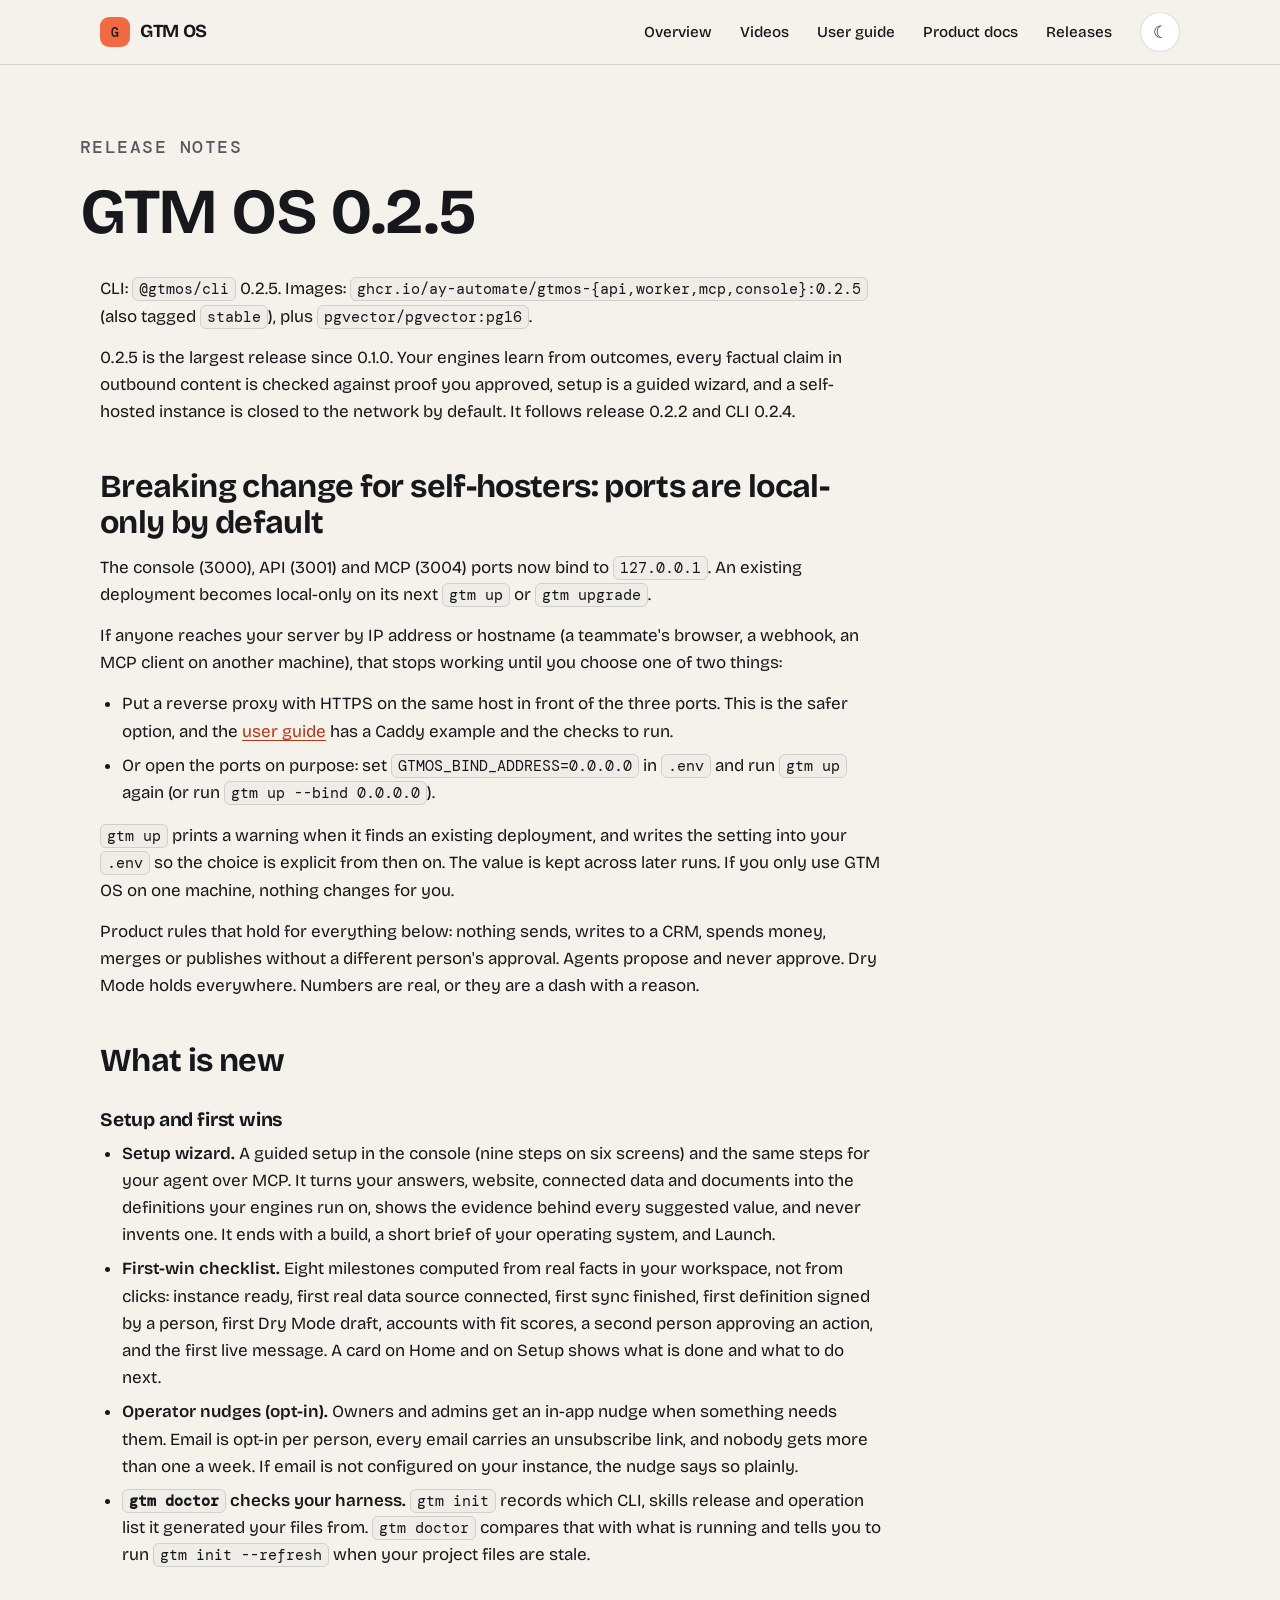
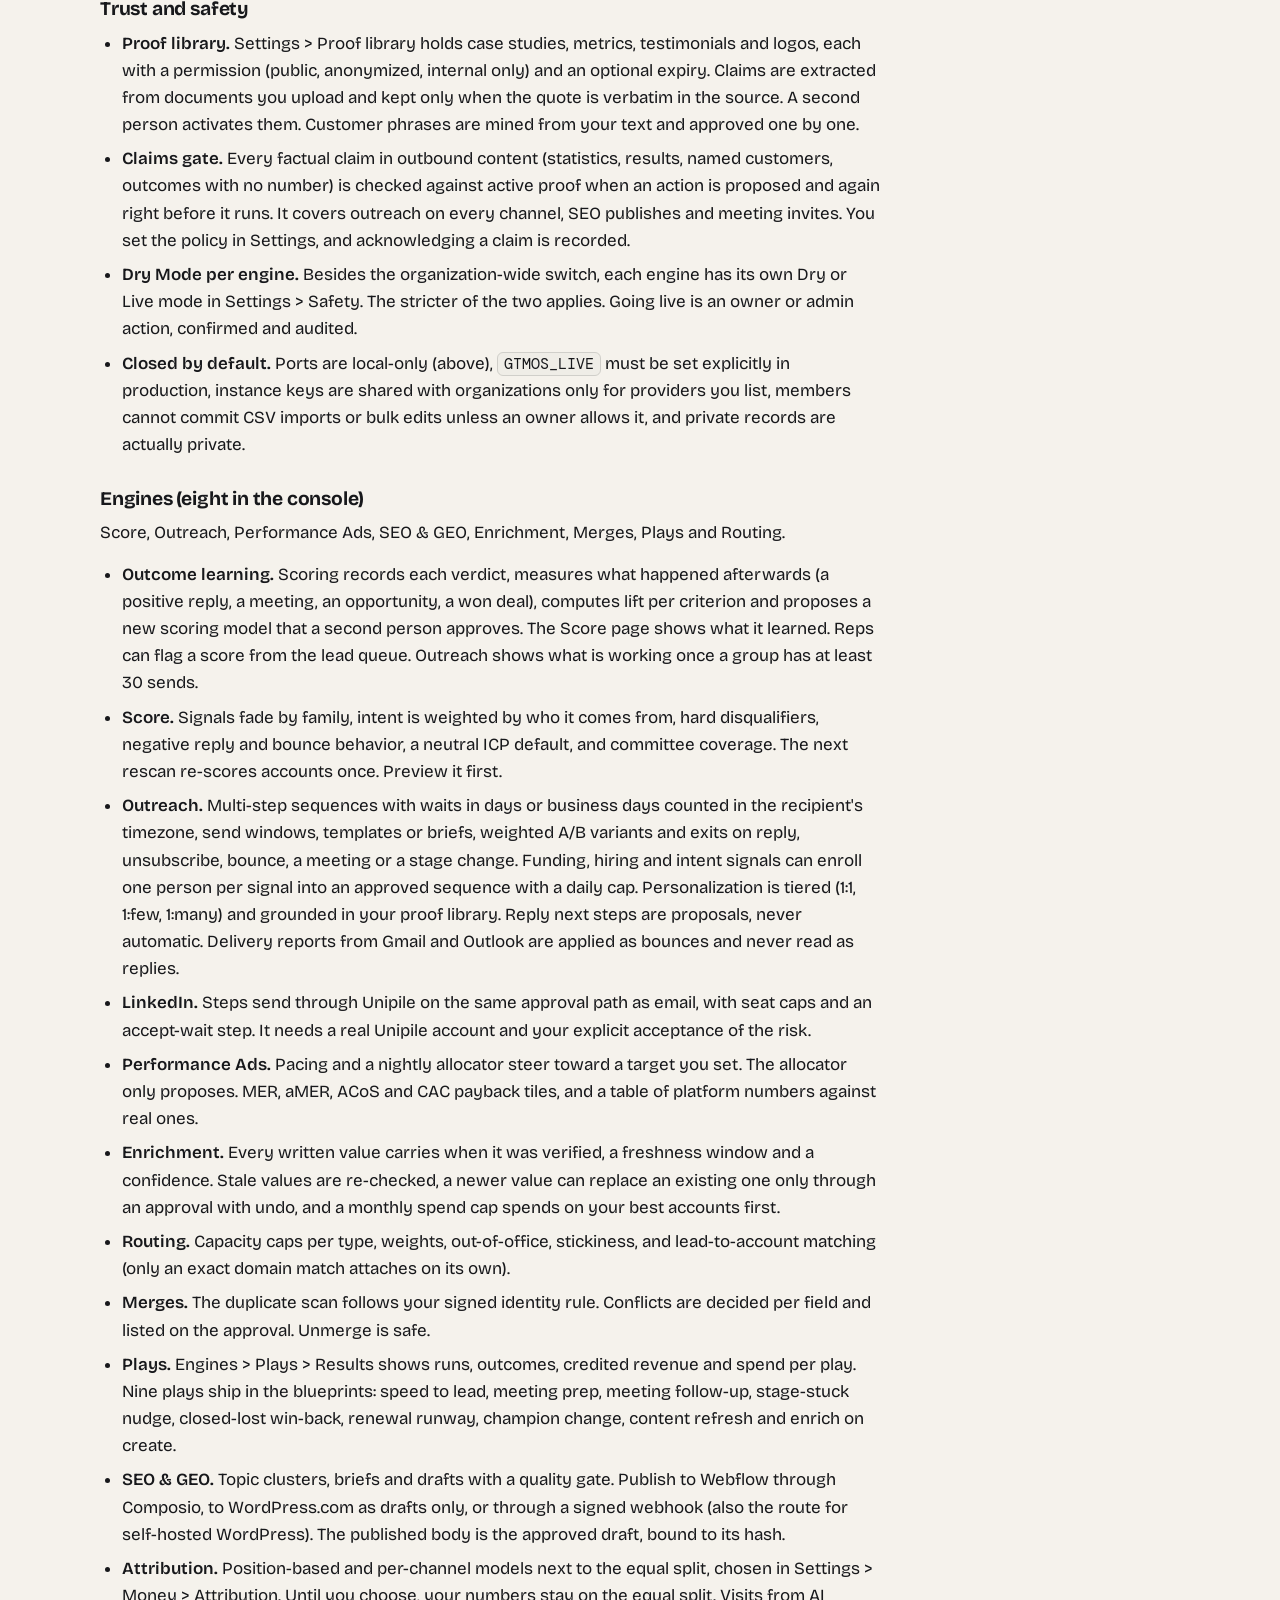
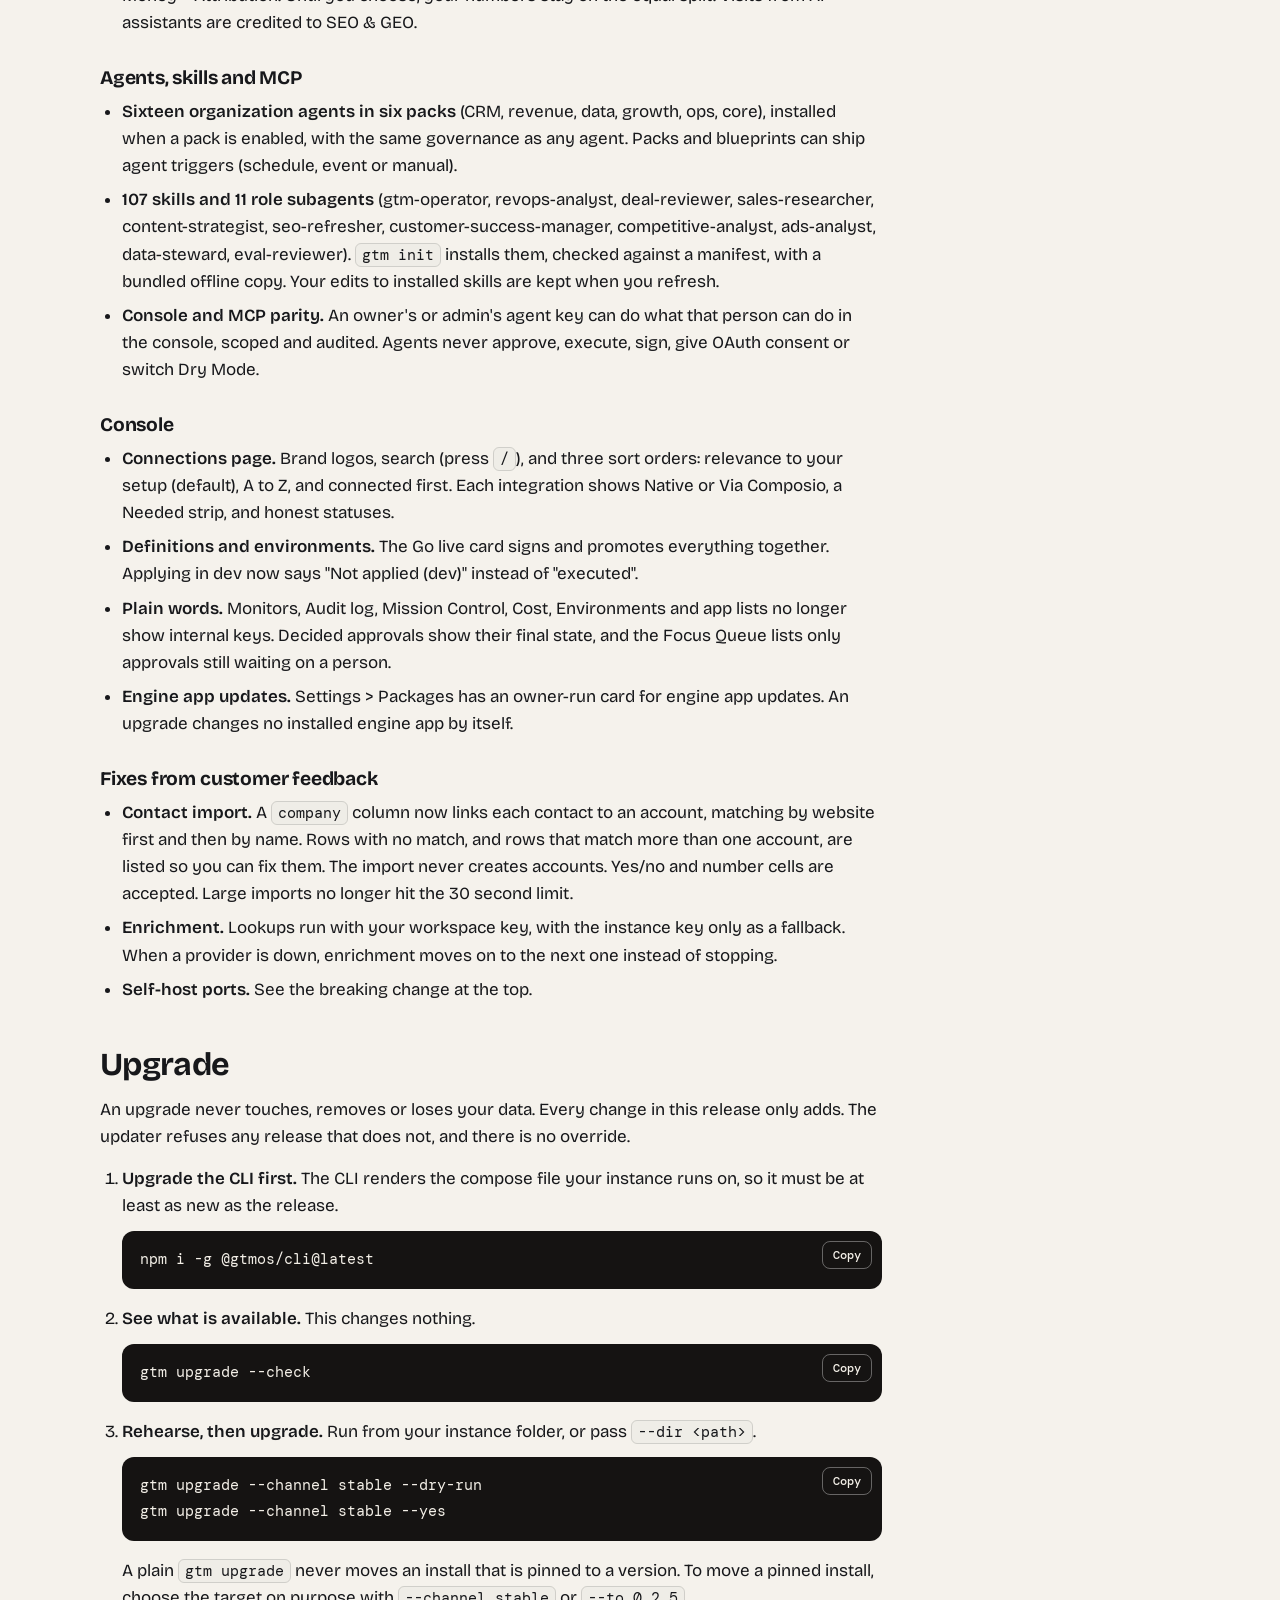
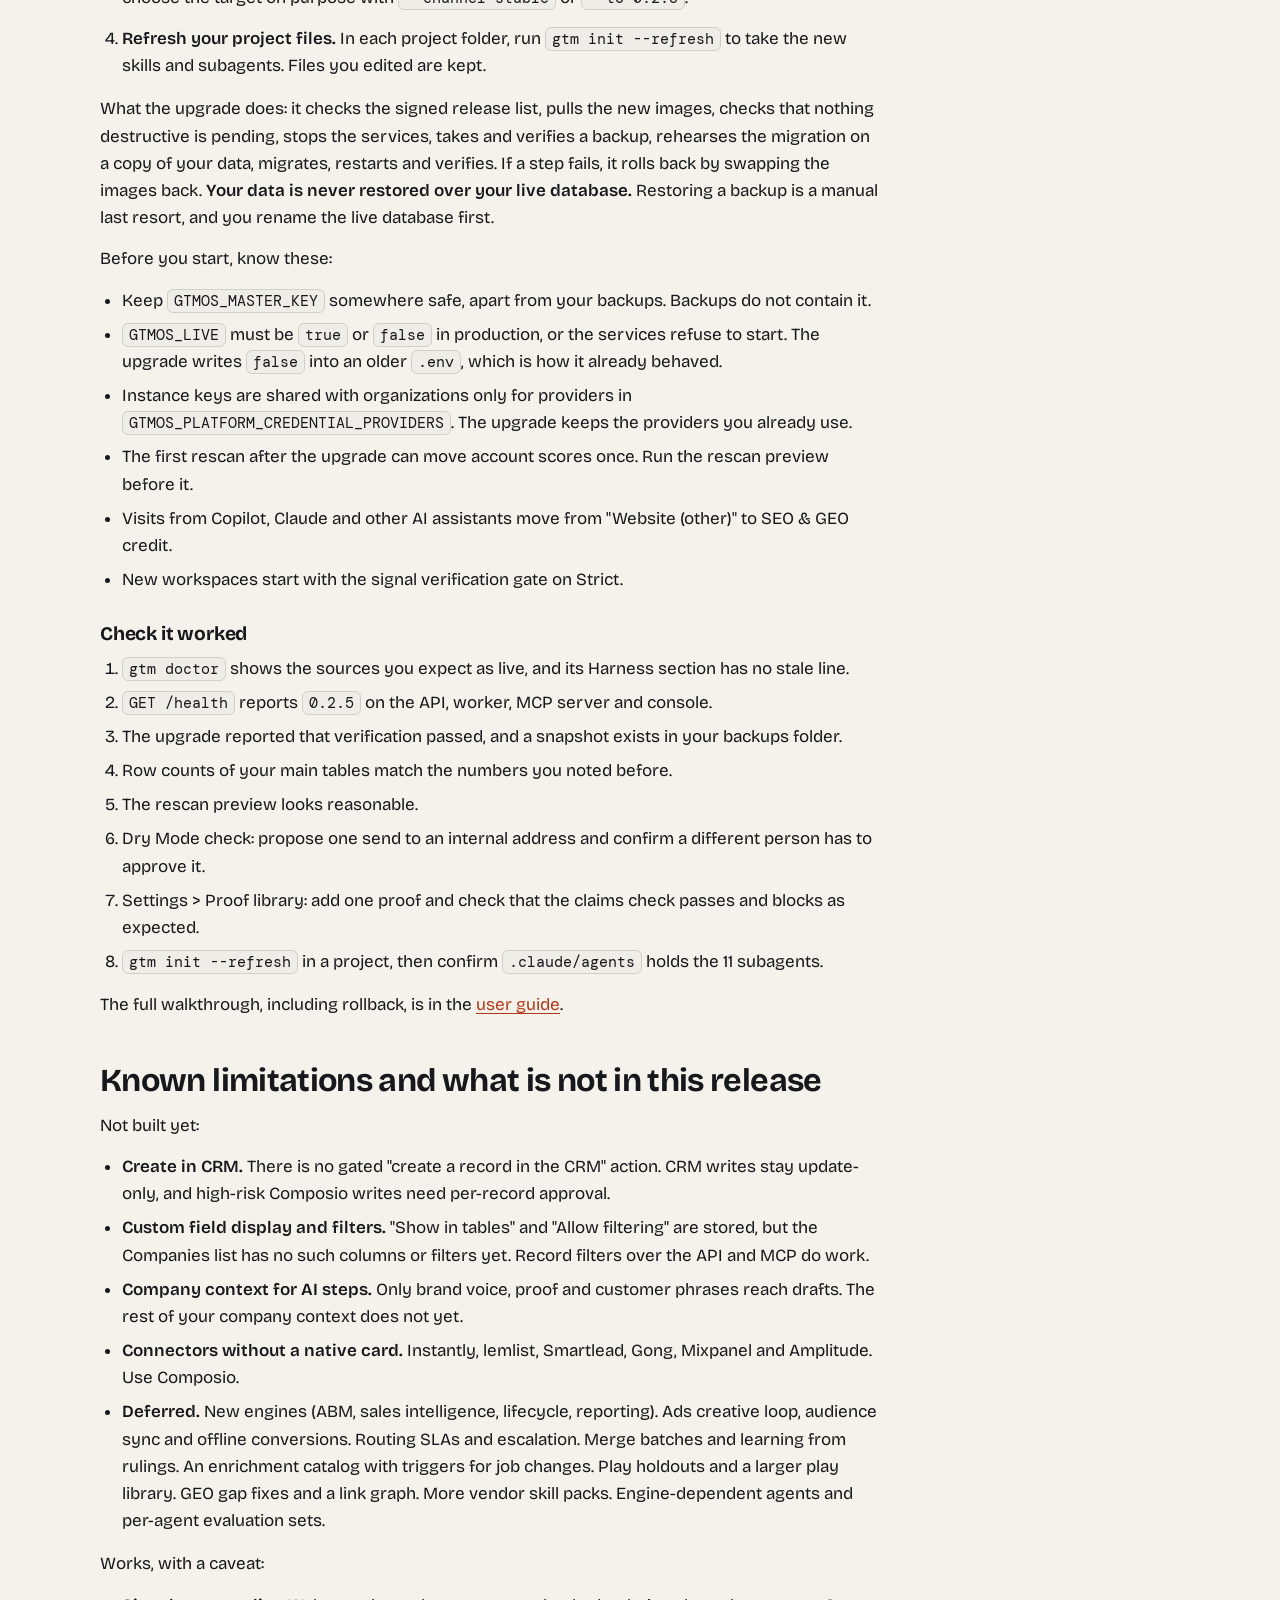
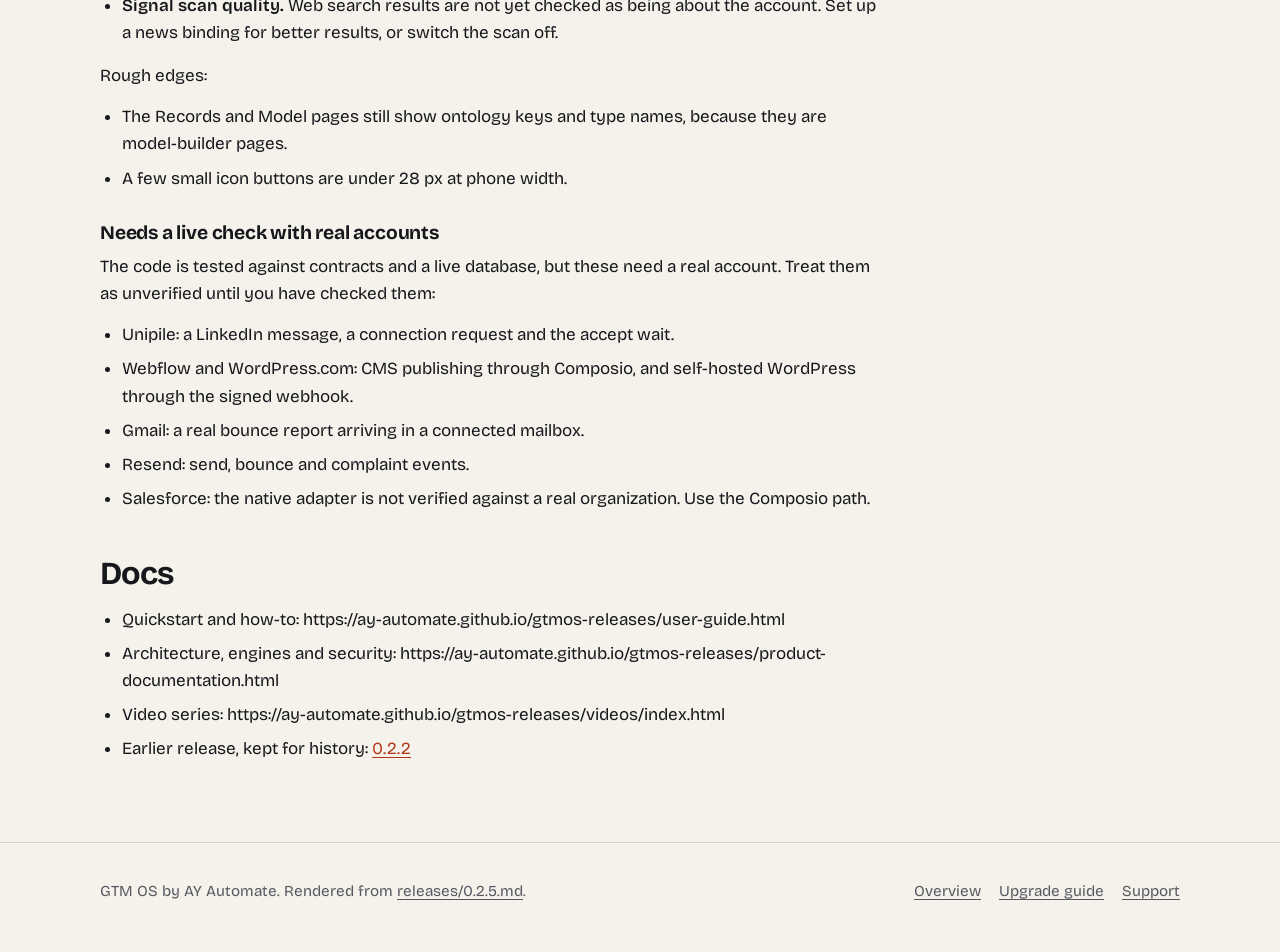
<file: docs/release-0.2.5.html>
<!doctype html>
<html lang="en">
<head>
<meta charset="utf-8">
<meta name="viewport" content="width=device-width,initial-scale=1">
<title>GTM OS 0.2.5 release notes</title>
<meta name="description" content="Release notes for GTM OS 0.2.5: what is new, how to upgrade, the breaking change for self-hosters, and known limitations.">
<meta name="color-scheme" content="light dark">
<link rel="stylesheet" href="assets/fonts.css">
<link rel="stylesheet" href="assets/site.css">
<script src="assets/site.js"></script>
<script src="assets/release-status.js"></script>
<script src="assets/release-banner.js"></script>
</head>
<body>
<a class="skip" href="#main">Skip to content</a>
<header class="site-header">
  <div class="wrap">
    <a class="brand" href="index.html"><span class="brand-mark" aria-hidden="true">G</span>GTM OS</a>
    <nav class="site-nav" aria-label="Primary">
      <a href="index.html">Overview</a>
      <a href="videos/index.html">Videos</a>
      <a href="user-guide.html">User guide</a>
      <a href="product-documentation.html">Product docs</a>
      <a href="https://github.com/ay-automate/gtmos-releases/releases">Releases</a>
    </nav>
    <button class="theme-btn" type="button" aria-label="Switch theme" aria-pressed="false"></button>
  </div>
</header>

<main id="main">
  <div class="wrap page-h">
    <p class="eyebrow">Release notes</p>
    <h1>GTM OS 0.2.5</h1>
  </div>
  <div class="wrap">
    <article class="prose">
<p>CLI: <code>@gtmos/cli</code> 0.2.5. Images: <code>ghcr.io/ay-automate/gtmos-{api,worker,mcp,console}:0.2.5</code> (also tagged <code>stable</code>), plus <code>pgvector/pgvector:pg16</code>.</p>
<p>0.2.5 is the largest release since 0.1.0. Your engines learn from outcomes, every factual claim in outbound content is checked against proof you approved, setup is a guided wizard, and a self-hosted instance is closed to the network by default. It follows release 0.2.2 and CLI 0.2.4.</p>
<h2 id="breaking-change-for-self-hosters-ports-are-local-only-by-default">Breaking change for self-hosters: ports are local-only by default</h2>
<p>The console (3000), API (3001) and MCP (3004) ports now bind to <code>127.0.0.1</code>. An existing deployment becomes local-only on its next <code>gtm up</code> or <code>gtm upgrade</code>.</p>
<p>If anyone reaches your server by IP address or hostname (a teammate's browser, a webhook, an MCP client on another machine), that stops working until you choose one of two things:</p>
<ul><li>Put a reverse proxy with HTTPS on the same host in front of the three ports. This is the safer option, and the <a href="https://ay-automate.github.io/gtmos-releases/user-guide.html#selfhost">user guide</a> has a Caddy example and the checks to run.</li><li>Or open the ports on purpose: set <code>GTMOS_BIND_ADDRESS=0.0.0.0</code> in <code>.env</code> and run <code>gtm up</code> again (or run <code>gtm up --bind 0.0.0.0</code>).</li></ul>
<p><code>gtm up</code> prints a warning when it finds an existing deployment, and writes the setting into your <code>.env</code> so the choice is explicit from then on. The value is kept across later runs. If you only use GTM OS on one machine, nothing changes for you.</p>
<p>Product rules that hold for everything below: nothing sends, writes to a CRM, spends money, merges or publishes without a different person's approval. Agents propose and never approve. Dry Mode holds everywhere. Numbers are real, or they are a dash with a reason.</p>
<h2 id="what-is-new">What is new</h2>
<h3 id="setup-and-first-wins">Setup and first wins</h3>
<ul><li><strong>Setup wizard.</strong> A guided setup in the console (nine steps on six screens) and the same steps for your agent over MCP. It turns your answers, website, connected data and documents into the definitions your engines run on, shows the evidence behind every suggested value, and never invents one. It ends with a build, a short brief of your operating system, and Launch.</li><li><strong>First-win checklist.</strong> Eight milestones computed from real facts in your workspace, not from clicks: instance ready, first real data source connected, first sync finished, first definition signed by a person, first Dry Mode draft, accounts with fit scores, a second person approving an action, and the first live message. A card on Home and on Setup shows what is done and what to do next.</li><li><strong>Operator nudges (opt-in).</strong> Owners and admins get an in-app nudge when something needs them. Email is opt-in per person, every email carries an unsubscribe link, and nobody gets more than one a week. If email is not configured on your instance, the nudge says so plainly.</li><li><strong><code>gtm doctor</code> checks your harness.</strong> <code>gtm init</code> records which CLI, skills release and operation list it generated your files from. <code>gtm doctor</code> compares that with what is running and tells you to run <code>gtm init --refresh</code> when your project files are stale.</li></ul>
<h3 id="trust-and-safety">Trust and safety</h3>
<ul><li><strong>Proof library.</strong> Settings &gt; Proof library holds case studies, metrics, testimonials and logos, each with a permission (public, anonymized, internal only) and an optional expiry. Claims are extracted from documents you upload and kept only when the quote is verbatim in the source. A second person activates them. Customer phrases are mined from your text and approved one by one.</li><li><strong>Claims gate.</strong> Every factual claim in outbound content (statistics, results, named customers, outcomes with no number) is checked against active proof when an action is proposed and again right before it runs. It covers outreach on every channel, SEO publishes and meeting invites. You set the policy in Settings, and acknowledging a claim is recorded.</li><li><strong>Dry Mode per engine.</strong> Besides the organization-wide switch, each engine has its own Dry or Live mode in Settings &gt; Safety. The stricter of the two applies. Going live is an owner or admin action, confirmed and audited.</li><li><strong>Closed by default.</strong> Ports are local-only (above), <code>GTMOS_LIVE</code> must be set explicitly in production, instance keys are shared with organizations only for providers you list, members cannot commit CSV imports or bulk edits unless an owner allows it, and private records are actually private.</li></ul>
<h3 id="engines-eight-in-the-console">Engines (eight in the console)</h3>
<p>Score, Outreach, Performance Ads, SEO &amp; GEO, Enrichment, Merges, Plays and Routing.</p>
<ul><li><strong>Outcome learning.</strong> Scoring records each verdict, measures what happened afterwards (a positive reply, a meeting, an opportunity, a won deal), computes lift per criterion and proposes a new scoring model that a second person approves. The Score page shows what it learned. Reps can flag a score from the lead queue. Outreach shows what is working once a group has at least 30 sends.</li><li><strong>Score.</strong> Signals fade by family, intent is weighted by who it comes from, hard disqualifiers, negative reply and bounce behavior, a neutral ICP default, and committee coverage. The next rescan re-scores accounts once. Preview it first.</li><li><strong>Outreach.</strong> Multi-step sequences with waits in days or business days counted in the recipient's timezone, send windows, templates or briefs, weighted A/B variants and exits on reply, unsubscribe, bounce, a meeting or a stage change. Funding, hiring and intent signals can enroll one person per signal into an approved sequence with a daily cap. Personalization is tiered (1:1, 1:few, 1:many) and grounded in your proof library. Reply next steps are proposals, never automatic. Delivery reports from Gmail and Outlook are applied as bounces and never read as replies.</li><li><strong>LinkedIn.</strong> Steps send through Unipile on the same approval path as email, with seat caps and an accept-wait step. It needs a real Unipile account and your explicit acceptance of the risk.</li><li><strong>Performance Ads.</strong> Pacing and a nightly allocator steer toward a target you set. The allocator only proposes. MER, aMER, ACoS and CAC payback tiles, and a table of platform numbers against real ones.</li><li><strong>Enrichment.</strong> Every written value carries when it was verified, a freshness window and a confidence. Stale values are re-checked, a newer value can replace an existing one only through an approval with undo, and a monthly spend cap spends on your best accounts first.</li><li><strong>Routing.</strong> Capacity caps per type, weights, out-of-office, stickiness, and lead-to-account matching (only an exact domain match attaches on its own).</li><li><strong>Merges.</strong> The duplicate scan follows your signed identity rule. Conflicts are decided per field and listed on the approval. Unmerge is safe.</li><li><strong>Plays.</strong> Engines &gt; Plays &gt; Results shows runs, outcomes, credited revenue and spend per play. Nine plays ship in the blueprints: speed to lead, meeting prep, meeting follow-up, stage-stuck nudge, closed-lost win-back, renewal runway, champion change, content refresh and enrich on create.</li><li><strong>SEO &amp; GEO.</strong> Topic clusters, briefs and drafts with a quality gate. Publish to Webflow through Composio, to WordPress.com as drafts only, or through a signed webhook (also the route for self-hosted WordPress). The published body is the approved draft, bound to its hash.</li><li><strong>Attribution.</strong> Position-based and per-channel models next to the equal split, chosen in Settings &gt; Money &gt; Attribution. Until you choose, your numbers stay on the equal split. Visits from AI assistants are credited to SEO &amp; GEO.</li></ul>
<h3 id="agents-skills-and-mcp">Agents, skills and MCP</h3>
<ul><li><strong>Sixteen organization agents in six packs</strong> (CRM, revenue, data, growth, ops, core), installed when a pack is enabled, with the same governance as any agent. Packs and blueprints can ship agent triggers (schedule, event or manual).</li><li><strong>107 skills and 11 role subagents</strong> (gtm-operator, revops-analyst, deal-reviewer, sales-researcher, content-strategist, seo-refresher, customer-success-manager, competitive-analyst, ads-analyst, data-steward, eval-reviewer). <code>gtm init</code> installs them, checked against a manifest, with a bundled offline copy. Your edits to installed skills are kept when you refresh.</li><li><strong>Console and MCP parity.</strong> An owner's or admin's agent key can do what that person can do in the console, scoped and audited. Agents never approve, execute, sign, give OAuth consent or switch Dry Mode.</li></ul>
<h3 id="console">Console</h3>
<ul><li><strong>Connections page.</strong> Brand logos, search (press <code>/</code>), and three sort orders: relevance to your setup (default), A to Z, and connected first. Each integration shows Native or Via Composio, a Needed strip, and honest statuses.</li><li><strong>Definitions and environments.</strong> The Go live card signs and promotes everything together. Applying in dev now says "Not applied (dev)" instead of "executed".</li><li><strong>Plain words.</strong> Monitors, Audit log, Mission Control, Cost, Environments and app lists no longer show internal keys. Decided approvals show their final state, and the Focus Queue lists only approvals still waiting on a person.</li><li><strong>Engine app updates.</strong> Settings &gt; Packages has an owner-run card for engine app updates. An upgrade changes no installed engine app by itself.</li></ul>
<h3 id="fixes-from-customer-feedback">Fixes from customer feedback</h3>
<ul><li><strong>Contact import.</strong> A <code>company</code> column now links each contact to an account, matching by website first and then by name. Rows with no match, and rows that match more than one account, are listed so you can fix them. The import never creates accounts. Yes/no and number cells are accepted. Large imports no longer hit the 30 second limit.</li><li><strong>Enrichment.</strong> Lookups run with your workspace key, with the instance key only as a fallback. When a provider is down, enrichment moves on to the next one instead of stopping.</li><li><strong>Self-host ports.</strong> See the breaking change at the top.</li></ul>
<h2 id="upgrade">Upgrade</h2>
<p>An upgrade never touches, removes or loses your data. Every change in this release only adds. The updater refuses any release that does not, and there is no override.</p>
<ol><li><strong>Upgrade the CLI first.</strong> The CLI renders the compose file your instance runs on, so it must be at least as new as the release.<pre class="codebox"><code>npm i -g @gtmos/cli@latest</code><button class="copy" type="button" data-copy="npm i -g @gtmos/cli@latest" aria-label="Copy code">Copy</button></pre></li><li><strong>See what is available.</strong> This changes nothing.<pre class="codebox"><code>gtm upgrade --check</code><button class="copy" type="button" data-copy="gtm upgrade --check" aria-label="Copy code">Copy</button></pre></li><li><strong>Rehearse, then upgrade.</strong> Run from your instance folder, or pass <code>--dir &lt;path&gt;</code>.<pre class="codebox"><code>gtm upgrade --channel stable --dry-run
gtm upgrade --channel stable --yes</code><button class="copy" type="button" data-copy="gtm upgrade --channel stable --dry-run&#10;gtm upgrade --channel stable --yes" aria-label="Copy code">Copy</button></pre>
<p>A plain <code>gtm upgrade</code> never moves an install that is pinned to a version. To move a pinned install, choose the target on purpose with <code>--channel stable</code> or <code>--to 0.2.5</code>.</p></li><li><strong>Refresh your project files.</strong> In each project folder, run <code>gtm init --refresh</code> to take the new skills and subagents. Files you edited are kept.</li></ol>
<p>What the upgrade does: it checks the signed release list, pulls the new images, checks that nothing destructive is pending, stops the services, takes and verifies a backup, rehearses the migration on a copy of your data, migrates, restarts and verifies. If a step fails, it rolls back by swapping the images back. <strong>Your data is never restored over your live database.</strong> Restoring a backup is a manual last resort, and you rename the live database first.</p>
<p>Before you start, know these:</p>
<ul><li>Keep <code>GTMOS_MASTER_KEY</code> somewhere safe, apart from your backups. Backups do not contain it.</li><li><code>GTMOS_LIVE</code> must be <code>true</code> or <code>false</code> in production, or the services refuse to start. The upgrade writes <code>false</code> into an older <code>.env</code>, which is how it already behaved.</li><li>Instance keys are shared with organizations only for providers in <code>GTMOS_PLATFORM_CREDENTIAL_PROVIDERS</code>. The upgrade keeps the providers you already use.</li><li>The first rescan after the upgrade can move account scores once. Run the rescan preview before it.</li><li>Visits from Copilot, Claude and other AI assistants move from "Website (other)" to SEO &amp; GEO credit.</li><li>New workspaces start with the signal verification gate on Strict.</li></ul>
<h3 id="check-it-worked">Check it worked</h3>
<ol><li><code>gtm doctor</code> shows the sources you expect as live, and its Harness section has no stale line.</li><li><code>GET /health</code> reports <code>0.2.5</code> on the API, worker, MCP server and console.</li><li>The upgrade reported that verification passed, and a snapshot exists in your backups folder.</li><li>Row counts of your main tables match the numbers you noted before.</li><li>The rescan preview looks reasonable.</li><li>Dry Mode check: propose one send to an internal address and confirm a different person has to approve it.</li><li>Settings &gt; Proof library: add one proof and check that the claims check passes and blocks as expected.</li><li><code>gtm init --refresh</code> in a project, then confirm <code>.claude/agents</code> holds the 11 subagents.</li></ol>
<p>The full walkthrough, including rollback, is in the <a href="https://ay-automate.github.io/gtmos-releases/user-guide.html#upgrade">user guide</a>.</p>
<h2 id="known-limitations-and-what-is-not-in-this-release">Known limitations and what is not in this release</h2>
<p>Not built yet:</p>
<ul><li><strong>Create in CRM.</strong> There is no gated "create a record in the CRM" action. CRM writes stay update-only, and high-risk Composio writes need per-record approval.</li><li><strong>Custom field display and filters.</strong> "Show in tables" and "Allow filtering" are stored, but the Companies list has no such columns or filters yet. Record filters over the API and MCP do work.</li><li><strong>Company context for AI steps.</strong> Only brand voice, proof and customer phrases reach drafts. The rest of your company context does not yet.</li><li><strong>Connectors without a native card.</strong> Instantly, lemlist, Smartlead, Gong, Mixpanel and Amplitude. Use Composio.</li><li><strong>Deferred.</strong> New engines (ABM, sales intelligence, lifecycle, reporting). Ads creative loop, audience sync and offline conversions. Routing SLAs and escalation. Merge batches and learning from rulings. An enrichment catalog with triggers for job changes. Play holdouts and a larger play library. GEO gap fixes and a link graph. More vendor skill packs. Engine-dependent agents and per-agent evaluation sets.</li></ul>
<p>Works, with a caveat:</p>
<ul><li><strong>Signal scan quality.</strong> Web search results are not yet checked as being about the account. Set up a news binding for better results, or switch the scan off.</li></ul>
<p>Rough edges:</p>
<ul><li>The Records and Model pages still show ontology keys and type names, because they are model-builder pages.</li><li>A few small icon buttons are under 28 px at phone width.</li></ul>
<h3 id="needs-a-live-check-with-real-accounts">Needs a live check with real accounts</h3>
<p>The code is tested against contracts and a live database, but these need a real account. Treat them as unverified until you have checked them:</p>
<ul><li>Unipile: a LinkedIn message, a connection request and the accept wait.</li><li>Webflow and WordPress.com: CMS publishing through Composio, and self-hosted WordPress through the signed webhook.</li><li>Gmail: a real bounce report arriving in a connected mailbox.</li><li>Resend: send, bounce and complaint events.</li><li>Salesforce: the native adapter is not verified against a real organization. Use the Composio path.</li></ul>
<h2 id="docs">Docs</h2>
<ul><li>Quickstart and how-to: https://ay-automate.github.io/gtmos-releases/user-guide.html</li><li>Architecture, engines and security: https://ay-automate.github.io/gtmos-releases/product-documentation.html</li><li>Video series: https://ay-automate.github.io/gtmos-releases/videos/index.html</li><li>Earlier release, kept for history: <a href="https://github.com/ay-automate/gtmos-releases/blob/main/releases/0.2.2.md">0.2.2</a></li></ul>
    </article>
  </div>
</main>

<footer class="site-footer">
  <div class="wrap">
    <p>GTM OS by AY Automate. Rendered from <a href="https://github.com/ay-automate/gtmos-releases/blob/main/releases/0.2.5.md">releases/0.2.5.md</a>.</p>
    <ul>
      <li><a href="index.html">Overview</a></li>
      <li><a href="user-guide.html#upgrade">Upgrade guide</a></li>
      <li><a href="https://github.com/ay-automate/gtmos-releases/issues">Support</a></li>
    </ul>
  </div>
</footer>
</body>
</html>
</file>
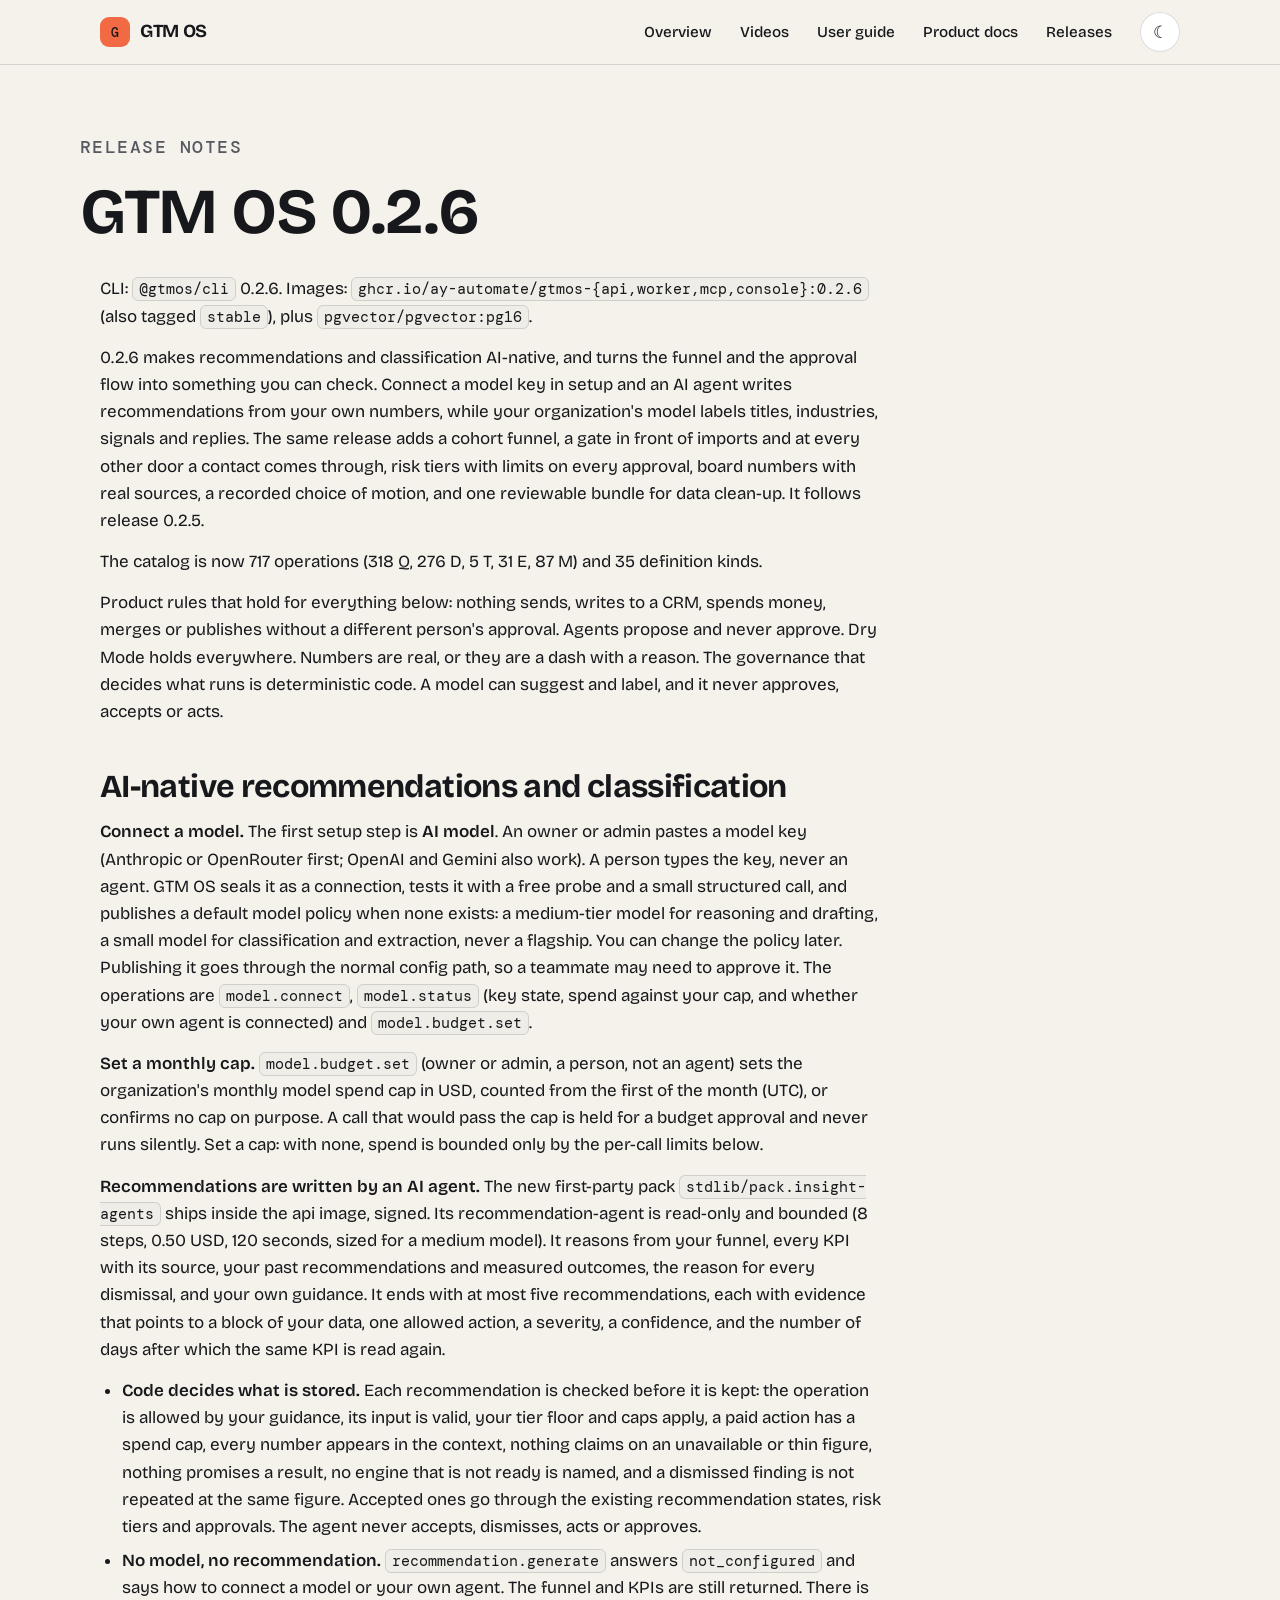
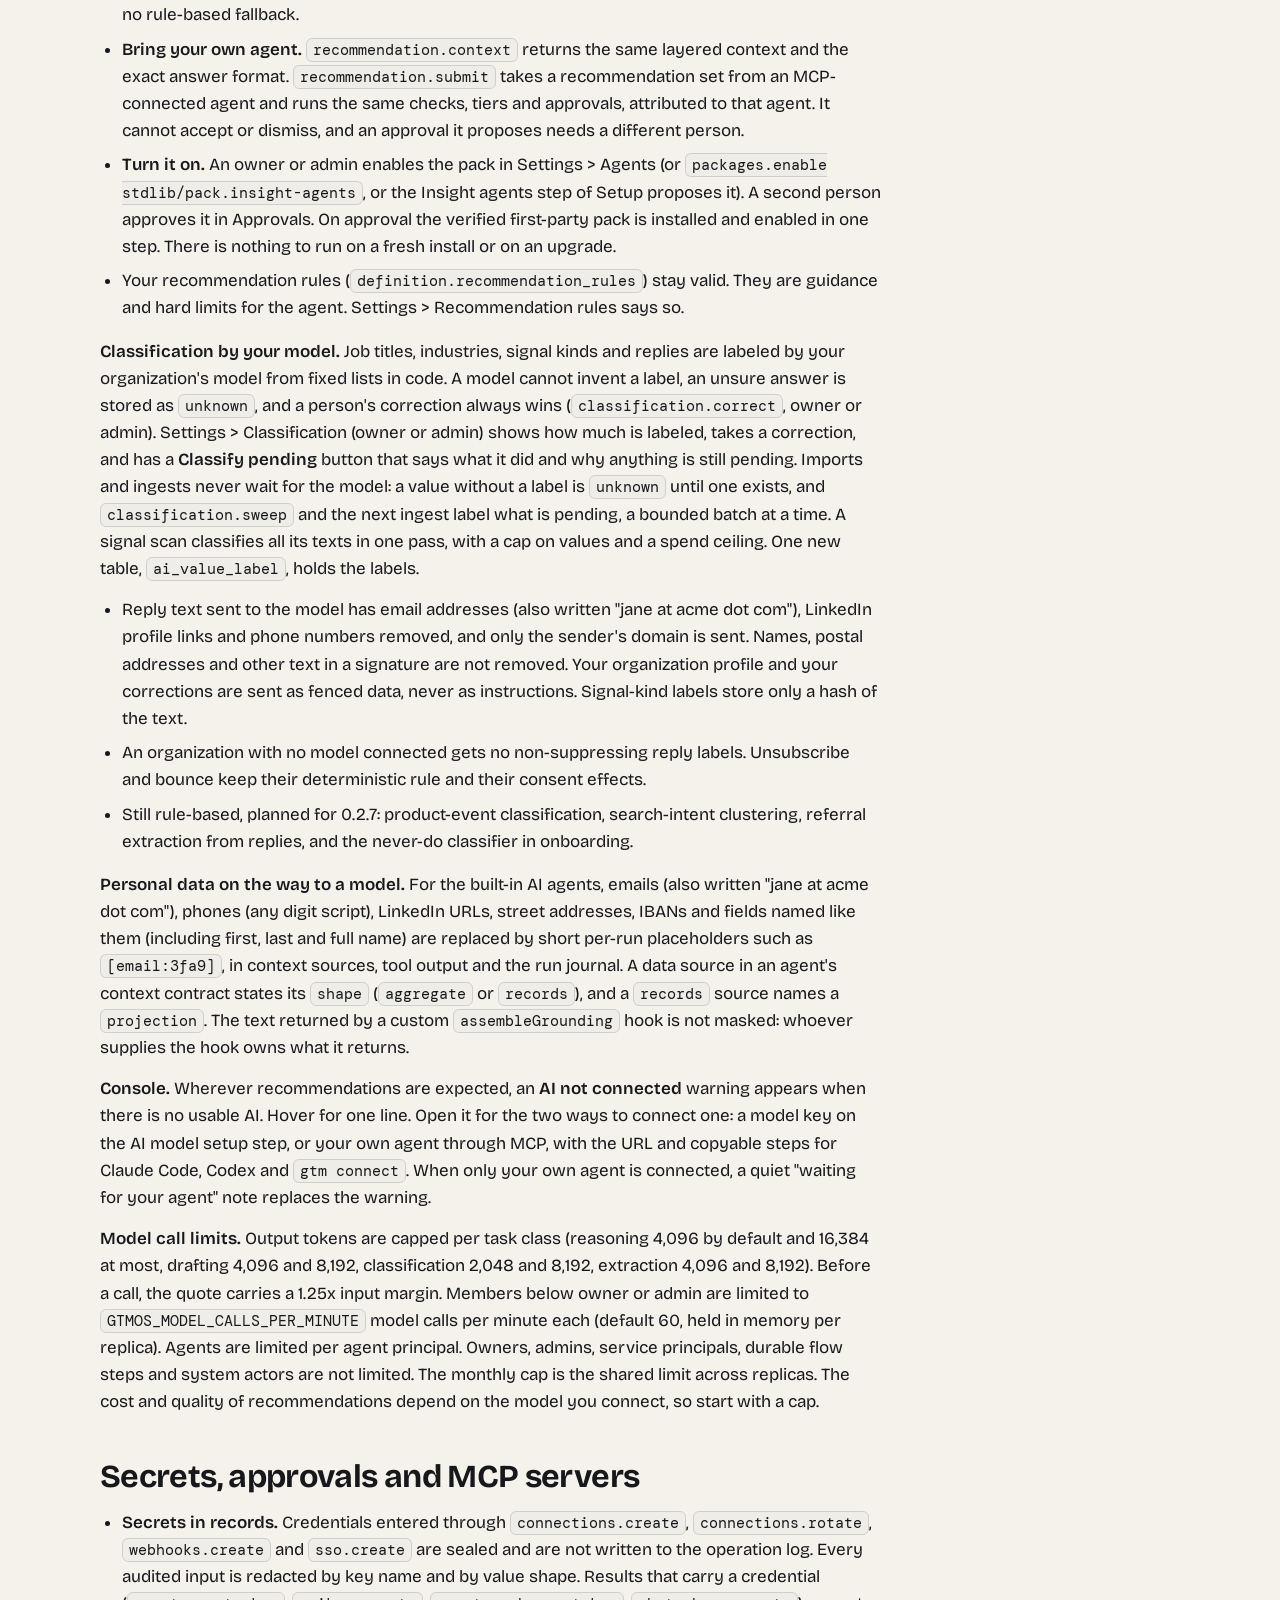
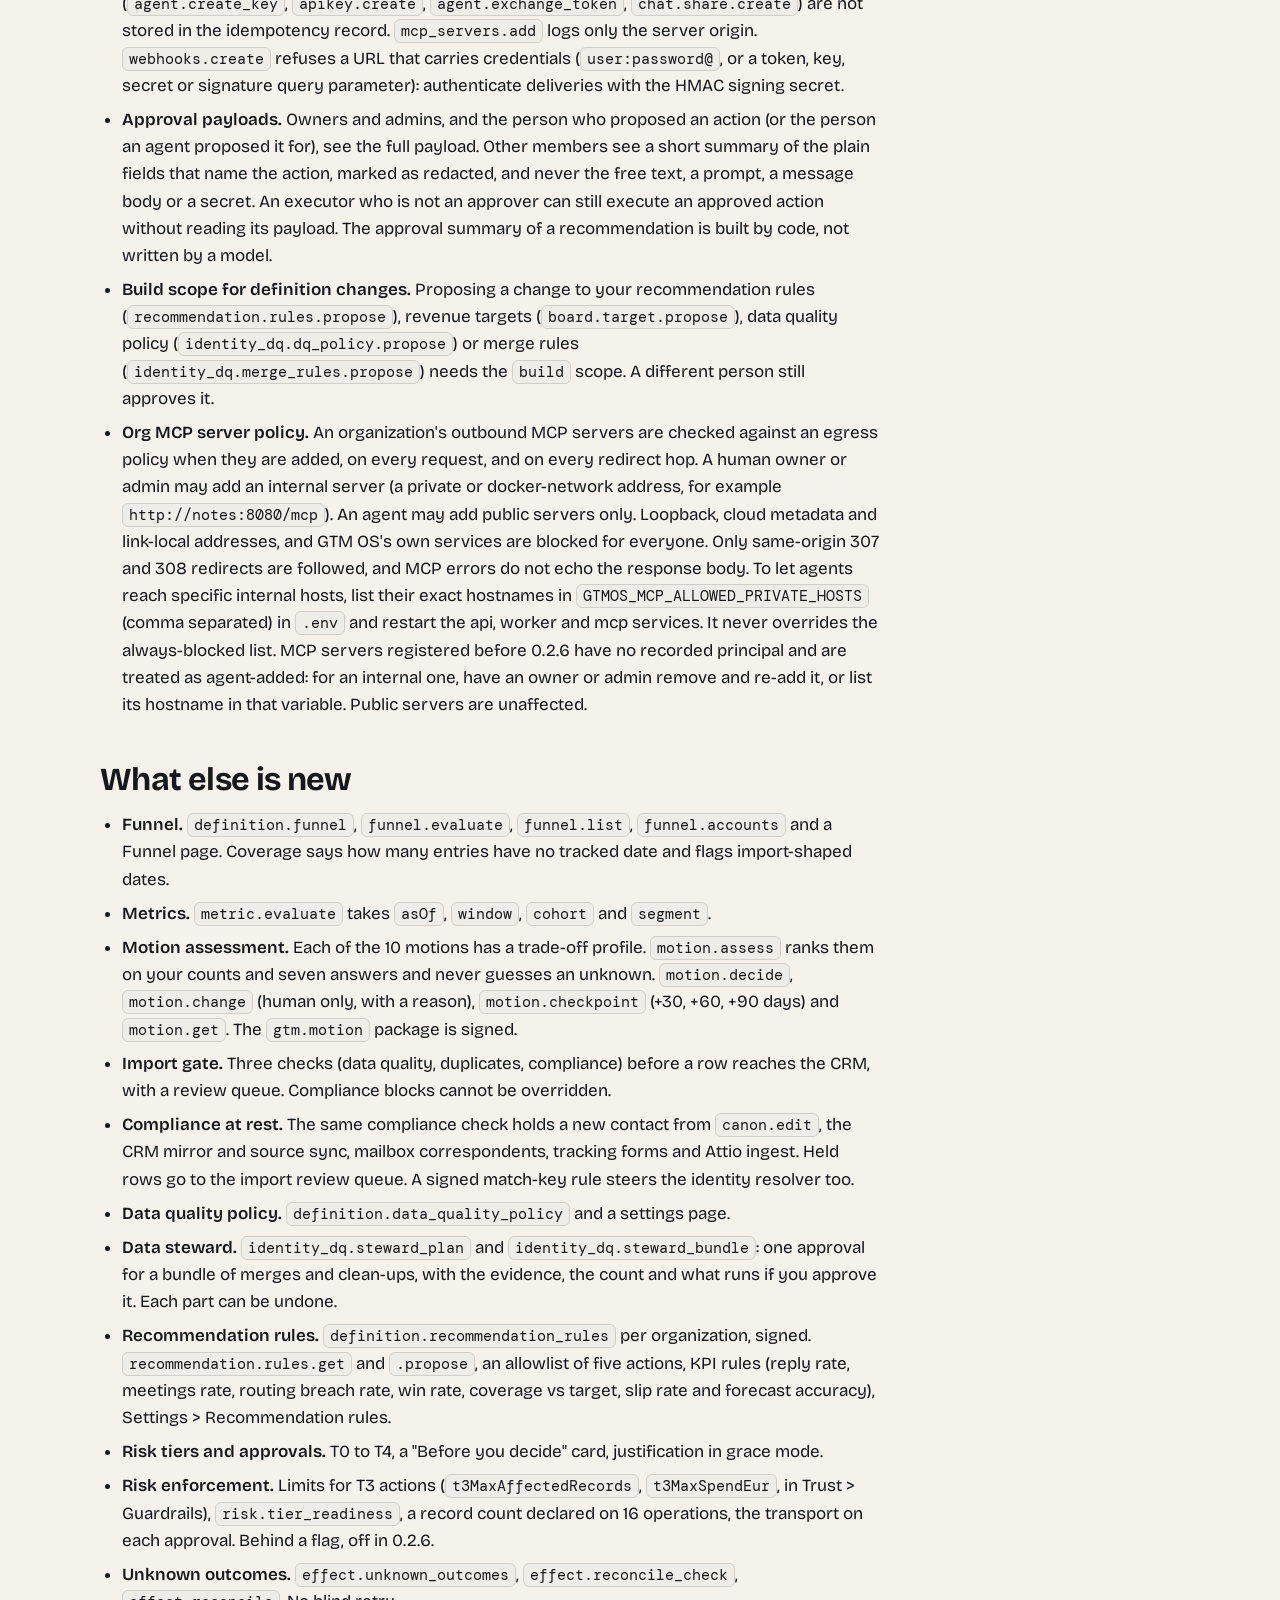
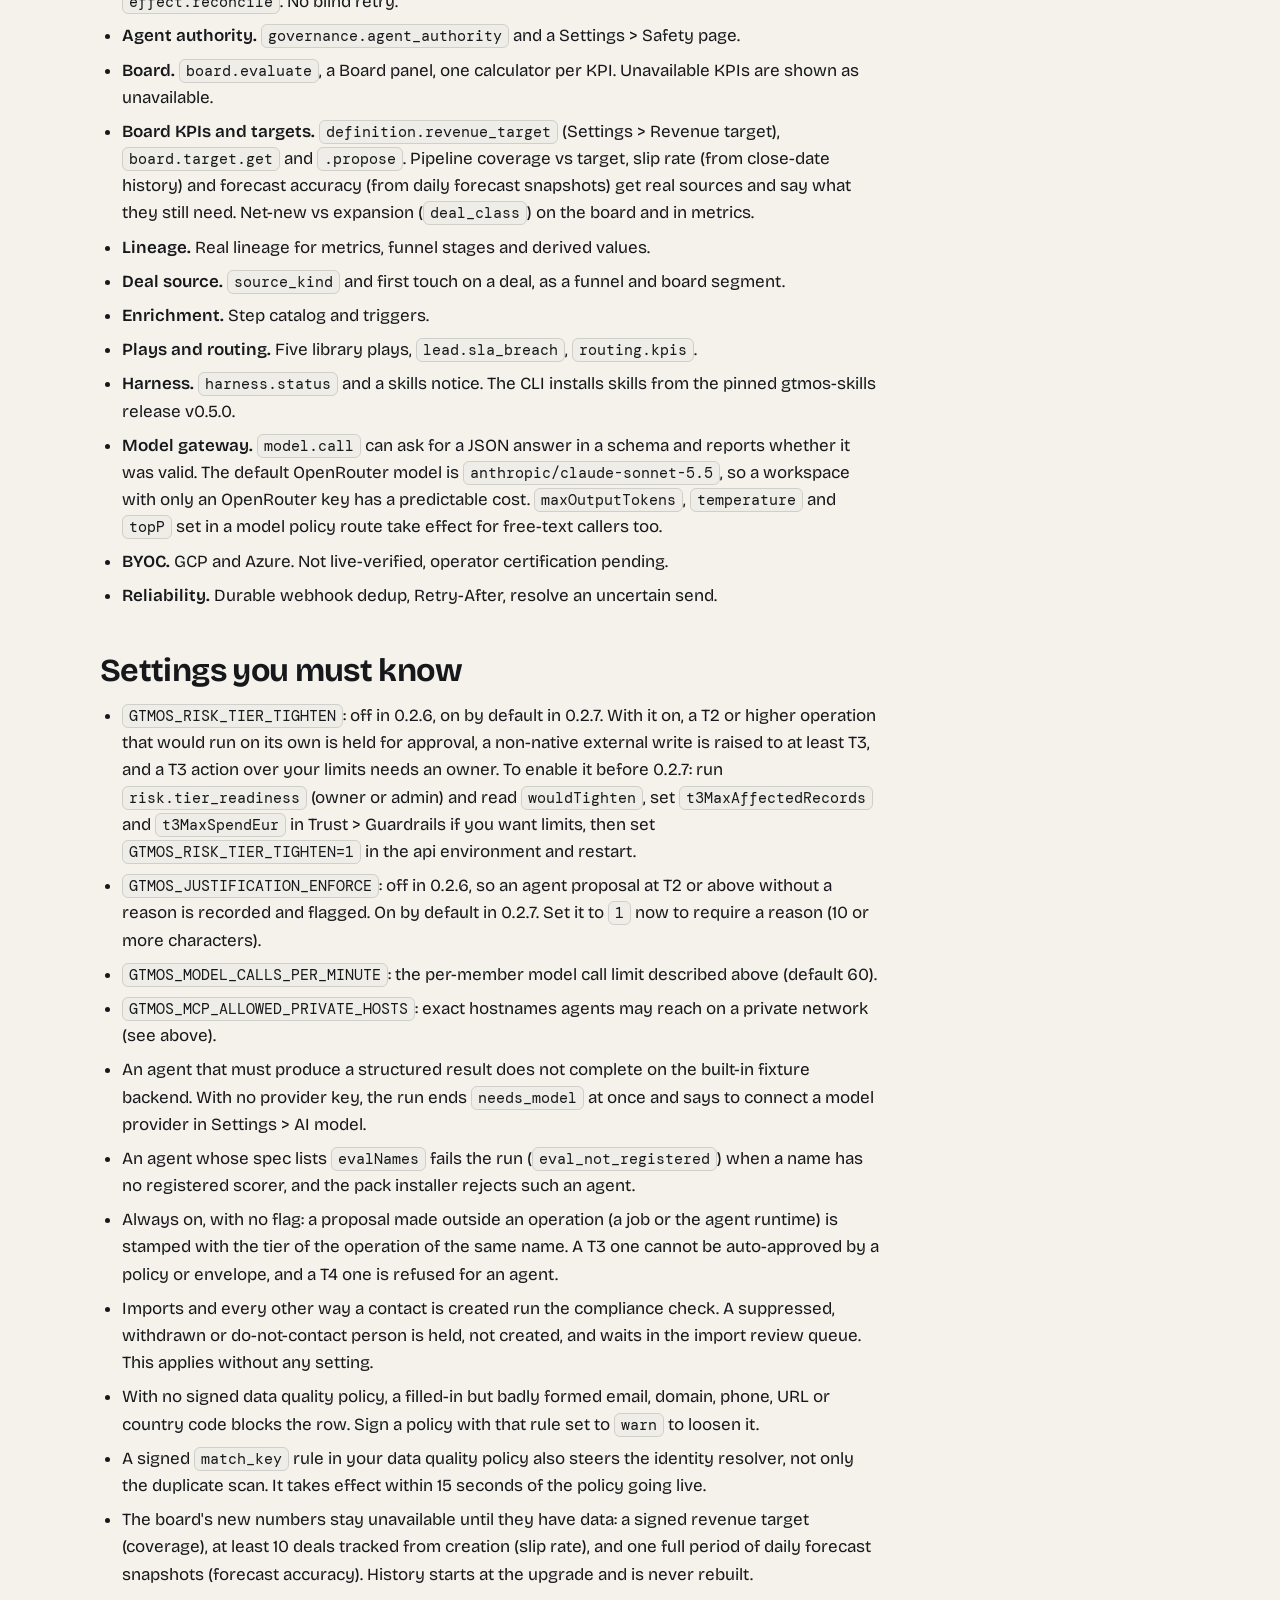
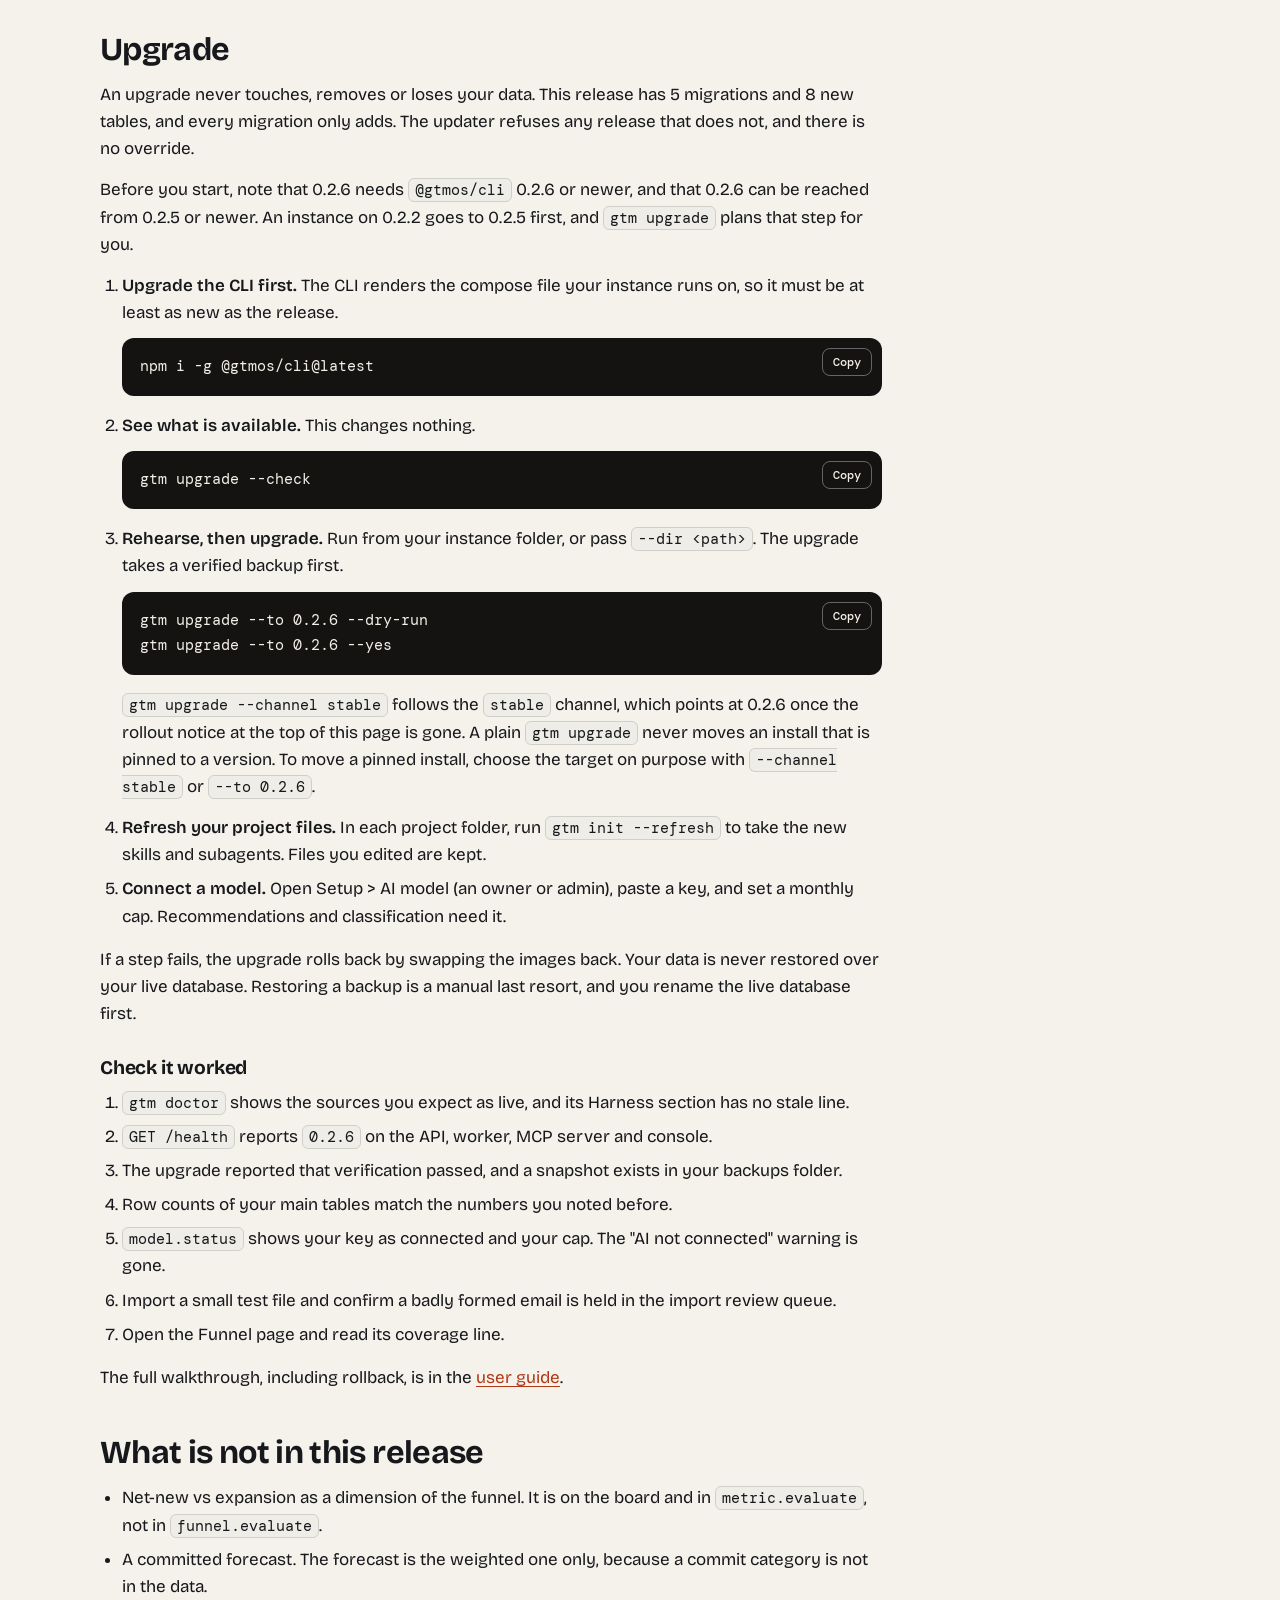
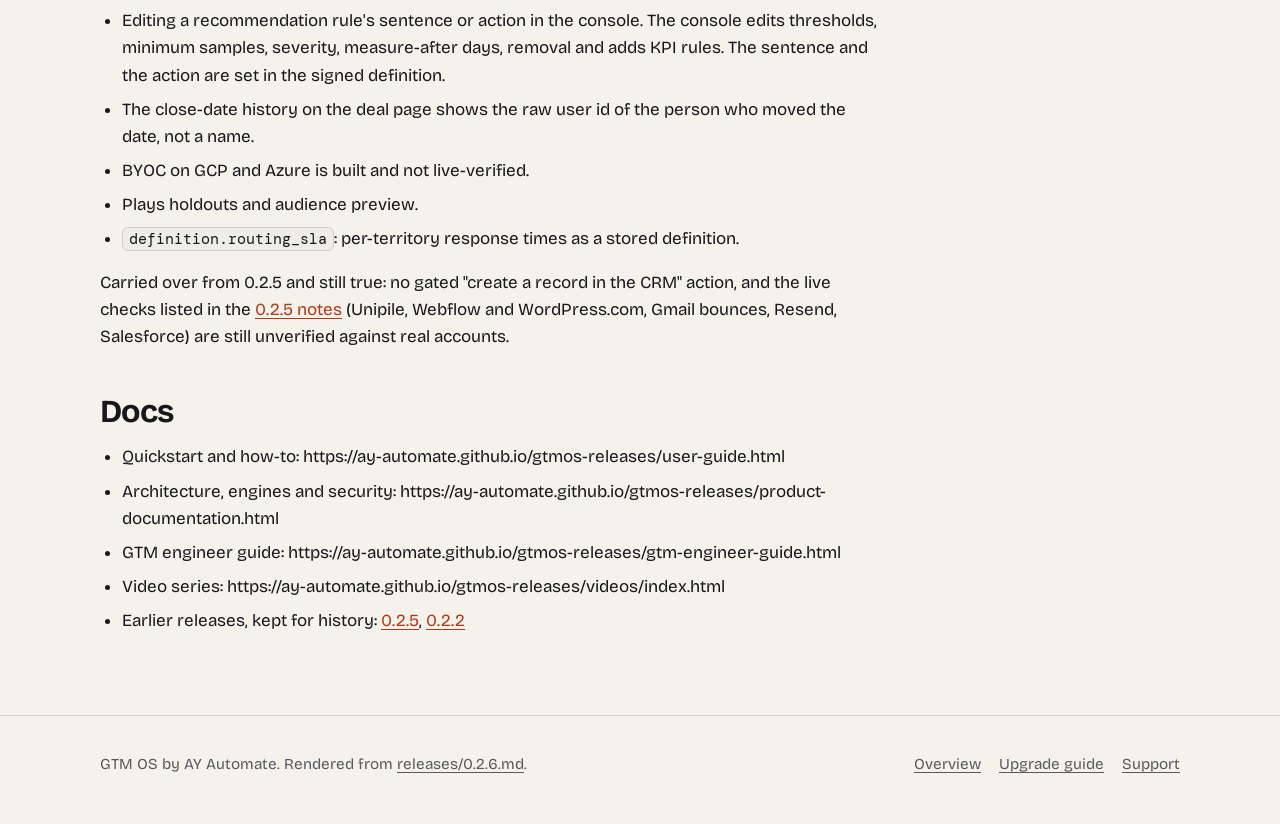
<file: docs/release-0.2.6.html>
<!doctype html>
<html lang="en">
<head>
<meta charset="utf-8">
<meta name="viewport" content="width=device-width,initial-scale=1">
<title>GTM OS 0.2.6 release notes</title>
<meta name="description" content="Release notes for GTM OS 0.2.6: what is new, how to upgrade, the breaking change for self-hosters, and known limitations.">
<meta name="color-scheme" content="light dark">
<link rel="stylesheet" href="assets/fonts.css">
<link rel="stylesheet" href="assets/site.css">
<script src="assets/site.js"></script>
<script src="assets/release-status.js"></script>
<script src="assets/release-banner.js"></script>
</head>
<body>
<a class="skip" href="#main">Skip to content</a>
<header class="site-header">
  <div class="wrap">
    <a class="brand" href="index.html"><span class="brand-mark" aria-hidden="true">G</span>GTM OS</a>
    <nav class="site-nav" aria-label="Primary">
      <a href="index.html">Overview</a>
      <a href="videos/index.html">Videos</a>
      <a href="user-guide.html">User guide</a>
      <a href="product-documentation.html">Product docs</a>
      <a href="https://github.com/ay-automate/gtmos-releases/releases">Releases</a>
    </nav>
    <button class="theme-btn" type="button" aria-label="Switch theme" aria-pressed="false"></button>
  </div>
</header>

<main id="main">
  <div class="wrap page-h">
    <p class="eyebrow">Release notes</p>
    <h1>GTM OS 0.2.6</h1>
  </div>
  <div class="wrap">
    <article class="prose">
<p>CLI: <code>@gtmos/cli</code> 0.2.6. Images: <code>ghcr.io/ay-automate/gtmos-{api,worker,mcp,console}:0.2.6</code> (also tagged <code>stable</code>), plus <code>pgvector/pgvector:pg16</code>.</p>
<p>0.2.6 makes recommendations and classification AI-native, and turns the funnel and the approval flow into something you can check. Connect a model key in setup and an AI agent writes recommendations from your own numbers, while your organization's model labels titles, industries, signals and replies. The same release adds a cohort funnel, a gate in front of imports and at every other door a contact comes through, risk tiers with limits on every approval, board numbers with real sources, a recorded choice of motion, and one reviewable bundle for data clean-up. It follows release 0.2.5.</p>
<p>The catalog is now 717 operations (318 Q, 276 D, 5 T, 31 E, 87 M) and 35 definition kinds.</p>
<p>Product rules that hold for everything below: nothing sends, writes to a CRM, spends money, merges or publishes without a different person's approval. Agents propose and never approve. Dry Mode holds everywhere. Numbers are real, or they are a dash with a reason. The governance that decides what runs is deterministic code. A model can suggest and label, and it never approves, accepts or acts.</p>
<h2 id="ai-native-recommendations-and-classification">AI-native recommendations and classification</h2>
<p><strong>Connect a model.</strong> The first setup step is <strong>AI model</strong>. An owner or admin pastes a model key (Anthropic or OpenRouter first; OpenAI and Gemini also work). A person types the key, never an agent. GTM OS seals it as a connection, tests it with a free probe and a small structured call, and publishes a default model policy when none exists: a medium-tier model for reasoning and drafting, a small model for classification and extraction, never a flagship. You can change the policy later. Publishing it goes through the normal config path, so a teammate may need to approve it. The operations are <code>model.connect</code>, <code>model.status</code> (key state, spend against your cap, and whether your own agent is connected) and <code>model.budget.set</code>.</p>
<p><strong>Set a monthly cap.</strong> <code>model.budget.set</code> (owner or admin, a person, not an agent) sets the organization's monthly model spend cap in USD, counted from the first of the month (UTC), or confirms no cap on purpose. A call that would pass the cap is held for a budget approval and never runs silently. Set a cap: with none, spend is bounded only by the per-call limits below.</p>
<p><strong>Recommendations are written by an AI agent.</strong> The new first-party pack <code>stdlib/pack.insight-agents</code> ships inside the api image, signed. Its recommendation-agent is read-only and bounded (8 steps, 0.50 USD, 120 seconds, sized for a medium model). It reasons from your funnel, every KPI with its source, your past recommendations and measured outcomes, the reason for every dismissal, and your own guidance. It ends with at most five recommendations, each with evidence that points to a block of your data, one allowed action, a severity, a confidence, and the number of days after which the same KPI is read again.</p>
<ul><li><strong>Code decides what is stored.</strong> Each recommendation is checked before it is kept: the operation is allowed by your guidance, its input is valid, your tier floor and caps apply, a paid action has a spend cap, every number appears in the context, nothing claims on an unavailable or thin figure, nothing promises a result, no engine that is not ready is named, and a dismissed finding is not repeated at the same figure. Accepted ones go through the existing recommendation states, risk tiers and approvals. The agent never accepts, dismisses, acts or approves.</li><li><strong>No model, no recommendation.</strong> <code>recommendation.generate</code> answers <code>not_configured</code> and says how to connect a model or your own agent. The funnel and KPIs are still returned. There is no rule-based fallback.</li><li><strong>Bring your own agent.</strong> <code>recommendation.context</code> returns the same layered context and the exact answer format. <code>recommendation.submit</code> takes a recommendation set from an MCP-connected agent and runs the same checks, tiers and approvals, attributed to that agent. It cannot accept or dismiss, and an approval it proposes needs a different person.</li><li><strong>Turn it on.</strong> An owner or admin enables the pack in Settings &gt; Agents (or <code>packages.enable stdlib/pack.insight-agents</code>, or the Insight agents step of Setup proposes it). A second person approves it in Approvals. On approval the verified first-party pack is installed and enabled in one step. There is nothing to run on a fresh install or on an upgrade.</li><li>Your recommendation rules (<code>definition.recommendation_rules</code>) stay valid. They are guidance and hard limits for the agent. Settings &gt; Recommendation rules says so.</li></ul>
<p><strong>Classification by your model.</strong> Job titles, industries, signal kinds and replies are labeled by your organization's model from fixed lists in code. A model cannot invent a label, an unsure answer is stored as <code>unknown</code>, and a person's correction always wins (<code>classification.correct</code>, owner or admin). Settings &gt; Classification (owner or admin) shows how much is labeled, takes a correction, and has a <strong>Classify pending</strong> button that says what it did and why anything is still pending. Imports and ingests never wait for the model: a value without a label is <code>unknown</code> until one exists, and <code>classification.sweep</code> and the next ingest label what is pending, a bounded batch at a time. A signal scan classifies all its texts in one pass, with a cap on values and a spend ceiling. One new table, <code>ai_value_label</code>, holds the labels.</p>
<ul><li>Reply text sent to the model has email addresses (also written "jane at acme dot com"), LinkedIn profile links and phone numbers removed, and only the sender's domain is sent. Names, postal addresses and other text in a signature are not removed. Your organization profile and your corrections are sent as fenced data, never as instructions. Signal-kind labels store only a hash of the text.</li><li>An organization with no model connected gets no non-suppressing reply labels. Unsubscribe and bounce keep their deterministic rule and their consent effects.</li><li>Still rule-based, planned for 0.2.7: product-event classification, search-intent clustering, referral extraction from replies, and the never-do classifier in onboarding.</li></ul>
<p><strong>Personal data on the way to a model.</strong> For the built-in AI agents, emails (also written "jane at acme dot com"), phones (any digit script), LinkedIn URLs, street addresses, IBANs and fields named like them (including first, last and full name) are replaced by short per-run placeholders such as <code>[email:3fa9]</code>, in context sources, tool output and the run journal. A data source in an agent's context contract states its <code>shape</code> (<code>aggregate</code> or <code>records</code>), and a <code>records</code> source names a <code>projection</code>. The text returned by a custom <code>assembleGrounding</code> hook is not masked: whoever supplies the hook owns what it returns.</p>
<p><strong>Console.</strong> Wherever recommendations are expected, an <strong>AI not connected</strong> warning appears when there is no usable AI. Hover for one line. Open it for the two ways to connect one: a model key on the AI model setup step, or your own agent through MCP, with the URL and copyable steps for Claude Code, Codex and <code>gtm connect</code>. When only your own agent is connected, a quiet "waiting for your agent" note replaces the warning.</p>
<p><strong>Model call limits.</strong> Output tokens are capped per task class (reasoning 4,096 by default and 16,384 at most, drafting 4,096 and 8,192, classification 2,048 and 8,192, extraction 4,096 and 8,192). Before a call, the quote carries a 1.25x input margin. Members below owner or admin are limited to <code>GTMOS_MODEL_CALLS_PER_MINUTE</code> model calls per minute each (default 60, held in memory per replica). Agents are limited per agent principal. Owners, admins, service principals, durable flow steps and system actors are not limited. The monthly cap is the shared limit across replicas. The cost and quality of recommendations depend on the model you connect, so start with a cap.</p>
<h2 id="secrets-approvals-and-mcp-servers">Secrets, approvals and MCP servers</h2>
<ul><li><strong>Secrets in records.</strong> Credentials entered through <code>connections.create</code>, <code>connections.rotate</code>, <code>webhooks.create</code> and <code>sso.create</code> are sealed and are not written to the operation log. Every audited input is redacted by key name and by value shape. Results that carry a credential (<code>agent.create_key</code>, <code>apikey.create</code>, <code>agent.exchange_token</code>, <code>chat.share.create</code>) are not stored in the idempotency record. <code>mcp_servers.add</code> logs only the server origin. <code>webhooks.create</code> refuses a URL that carries credentials (<code>user:password@</code>, or a token, key, secret or signature query parameter): authenticate deliveries with the HMAC signing secret.</li><li><strong>Approval payloads.</strong> Owners and admins, and the person who proposed an action (or the person an agent proposed it for), see the full payload. Other members see a short summary of the plain fields that name the action, marked as redacted, and never the free text, a prompt, a message body or a secret. An executor who is not an approver can still execute an approved action without reading its payload. The approval summary of a recommendation is built by code, not written by a model.</li><li><strong>Build scope for definition changes.</strong> Proposing a change to your recommendation rules (<code>recommendation.rules.propose</code>), revenue targets (<code>board.target.propose</code>), data quality policy (<code>identity_dq.dq_policy.propose</code>) or merge rules (<code>identity_dq.merge_rules.propose</code>) needs the <code>build</code> scope. A different person still approves it.</li><li><strong>Org MCP server policy.</strong> An organization's outbound MCP servers are checked against an egress policy when they are added, on every request, and on every redirect hop. A human owner or admin may add an internal server (a private or docker-network address, for example <code>http://notes:8080/mcp</code>). An agent may add public servers only. Loopback, cloud metadata and link-local addresses, and GTM OS's own services are blocked for everyone. Only same-origin 307 and 308 redirects are followed, and MCP errors do not echo the response body. To let agents reach specific internal hosts, list their exact hostnames in <code>GTMOS_MCP_ALLOWED_PRIVATE_HOSTS</code> (comma separated) in <code>.env</code> and restart the api, worker and mcp services. It never overrides the always-blocked list. MCP servers registered before 0.2.6 have no recorded principal and are treated as agent-added: for an internal one, have an owner or admin remove and re-add it, or list its hostname in that variable. Public servers are unaffected.</li></ul>
<h2 id="what-else-is-new">What else is new</h2>
<ul><li><strong>Funnel.</strong> <code>definition.funnel</code>, <code>funnel.evaluate</code>, <code>funnel.list</code>, <code>funnel.accounts</code> and a Funnel page. Coverage says how many entries have no tracked date and flags import-shaped dates.</li><li><strong>Metrics.</strong> <code>metric.evaluate</code> takes <code>asOf</code>, <code>window</code>, <code>cohort</code> and <code>segment</code>.</li><li><strong>Motion assessment.</strong> Each of the 10 motions has a trade-off profile. <code>motion.assess</code> ranks them on your counts and seven answers and never guesses an unknown. <code>motion.decide</code>, <code>motion.change</code> (human only, with a reason), <code>motion.checkpoint</code> (+30, +60, +90 days) and <code>motion.get</code>. The <code>gtm.motion</code> package is signed.</li><li><strong>Import gate.</strong> Three checks (data quality, duplicates, compliance) before a row reaches the CRM, with a review queue. Compliance blocks cannot be overridden.</li><li><strong>Compliance at rest.</strong> The same compliance check holds a new contact from <code>canon.edit</code>, the CRM mirror and source sync, mailbox correspondents, tracking forms and Attio ingest. Held rows go to the import review queue. A signed match-key rule steers the identity resolver too.</li><li><strong>Data quality policy.</strong> <code>definition.data_quality_policy</code> and a settings page.</li><li><strong>Data steward.</strong> <code>identity_dq.steward_plan</code> and <code>identity_dq.steward_bundle</code>: one approval for a bundle of merges and clean-ups, with the evidence, the count and what runs if you approve it. Each part can be undone.</li><li><strong>Recommendation rules.</strong> <code>definition.recommendation_rules</code> per organization, signed. <code>recommendation.rules.get</code> and <code>.propose</code>, an allowlist of five actions, KPI rules (reply rate, meetings rate, routing breach rate, win rate, coverage vs target, slip rate and forecast accuracy), Settings &gt; Recommendation rules.</li><li><strong>Risk tiers and approvals.</strong> T0 to T4, a "Before you decide" card, justification in grace mode.</li><li><strong>Risk enforcement.</strong> Limits for T3 actions (<code>t3MaxAffectedRecords</code>, <code>t3MaxSpendEur</code>, in Trust &gt; Guardrails), <code>risk.tier_readiness</code>, a record count declared on 16 operations, the transport on each approval. Behind a flag, off in 0.2.6.</li><li><strong>Unknown outcomes.</strong> <code>effect.unknown_outcomes</code>, <code>effect.reconcile_check</code>, <code>effect.reconcile</code>. No blind retry.</li><li><strong>Agent authority.</strong> <code>governance.agent_authority</code> and a Settings &gt; Safety page.</li><li><strong>Board.</strong> <code>board.evaluate</code>, a Board panel, one calculator per KPI. Unavailable KPIs are shown as unavailable.</li><li><strong>Board KPIs and targets.</strong> <code>definition.revenue_target</code> (Settings &gt; Revenue target), <code>board.target.get</code> and <code>.propose</code>. Pipeline coverage vs target, slip rate (from close-date history) and forecast accuracy (from daily forecast snapshots) get real sources and say what they still need. Net-new vs expansion (<code>deal_class</code>) on the board and in metrics.</li><li><strong>Lineage.</strong> Real lineage for metrics, funnel stages and derived values.</li><li><strong>Deal source.</strong> <code>source_kind</code> and first touch on a deal, as a funnel and board segment.</li><li><strong>Enrichment.</strong> Step catalog and triggers.</li><li><strong>Plays and routing.</strong> Five library plays, <code>lead.sla_breach</code>, <code>routing.kpis</code>.</li><li><strong>Harness.</strong> <code>harness.status</code> and a skills notice. The CLI installs skills from the pinned gtmos-skills release v0.5.0.</li><li><strong>Model gateway.</strong> <code>model.call</code> can ask for a JSON answer in a schema and reports whether it was valid. The default OpenRouter model is <code>anthropic/claude-sonnet-5.5</code>, so a workspace with only an OpenRouter key has a predictable cost. <code>maxOutputTokens</code>, <code>temperature</code> and <code>topP</code> set in a model policy route take effect for free-text callers too.</li><li><strong>BYOC.</strong> GCP and Azure. Not live-verified, operator certification pending.</li><li><strong>Reliability.</strong> Durable webhook dedup, Retry-After, resolve an uncertain send.</li></ul>
<h2 id="settings-you-must-know">Settings you must know</h2>
<ul><li><code>GTMOS_RISK_TIER_TIGHTEN</code>: off in 0.2.6, on by default in 0.2.7. With it on, a T2 or higher operation that would run on its own is held for approval, a non-native external write is raised to at least T3, and a T3 action over your limits needs an owner. To enable it before 0.2.7: run <code>risk.tier_readiness</code> (owner or admin) and read <code>wouldTighten</code>, set <code>t3MaxAffectedRecords</code> and <code>t3MaxSpendEur</code> in Trust &gt; Guardrails if you want limits, then set <code>GTMOS_RISK_TIER_TIGHTEN=1</code> in the api environment and restart.</li><li><code>GTMOS_JUSTIFICATION_ENFORCE</code>: off in 0.2.6, so an agent proposal at T2 or above without a reason is recorded and flagged. On by default in 0.2.7. Set it to <code>1</code> now to require a reason (10 or more characters).</li><li><code>GTMOS_MODEL_CALLS_PER_MINUTE</code>: the per-member model call limit described above (default 60).</li><li><code>GTMOS_MCP_ALLOWED_PRIVATE_HOSTS</code>: exact hostnames agents may reach on a private network (see above).</li><li>An agent that must produce a structured result does not complete on the built-in fixture backend. With no provider key, the run ends <code>needs_model</code> at once and says to connect a model provider in Settings &gt; AI model.</li><li>An agent whose spec lists <code>evalNames</code> fails the run (<code>eval_not_registered</code>) when a name has no registered scorer, and the pack installer rejects such an agent.</li><li>Always on, with no flag: a proposal made outside an operation (a job or the agent runtime) is stamped with the tier of the operation of the same name. A T3 one cannot be auto-approved by a policy or envelope, and a T4 one is refused for an agent.</li><li>Imports and every other way a contact is created run the compliance check. A suppressed, withdrawn or do-not-contact person is held, not created, and waits in the import review queue. This applies without any setting.</li><li>With no signed data quality policy, a filled-in but badly formed email, domain, phone, URL or country code blocks the row. Sign a policy with that rule set to <code>warn</code> to loosen it.</li><li>A signed <code>match_key</code> rule in your data quality policy also steers the identity resolver, not only the duplicate scan. It takes effect within 15 seconds of the policy going live.</li><li>The board's new numbers stay unavailable until they have data: a signed revenue target (coverage), at least 10 deals tracked from creation (slip rate), and one full period of daily forecast snapshots (forecast accuracy). History starts at the upgrade and is never rebuilt.</li></ul>
<h2 id="upgrade">Upgrade</h2>
<p>An upgrade never touches, removes or loses your data. This release has 5 migrations and 8 new tables, and every migration only adds. The updater refuses any release that does not, and there is no override.</p>
<p>Before you start, note that 0.2.6 needs <code>@gtmos/cli</code> 0.2.6 or newer, and that 0.2.6 can be reached from 0.2.5 or newer. An instance on 0.2.2 goes to 0.2.5 first, and <code>gtm upgrade</code> plans that step for you.</p>
<ol><li><strong>Upgrade the CLI first.</strong> The CLI renders the compose file your instance runs on, so it must be at least as new as the release.<pre class="codebox"><code>npm i -g @gtmos/cli@latest</code><button class="copy" type="button" data-copy="npm i -g @gtmos/cli@latest" aria-label="Copy code">Copy</button></pre></li><li><strong>See what is available.</strong> This changes nothing.<pre class="codebox"><code>gtm upgrade --check</code><button class="copy" type="button" data-copy="gtm upgrade --check" aria-label="Copy code">Copy</button></pre></li><li><strong>Rehearse, then upgrade.</strong> Run from your instance folder, or pass <code>--dir &lt;path&gt;</code>. The upgrade takes a verified backup first.<pre class="codebox"><code>gtm upgrade --to 0.2.6 --dry-run
gtm upgrade --to 0.2.6 --yes</code><button class="copy" type="button" data-copy="gtm upgrade --to 0.2.6 --dry-run&#10;gtm upgrade --to 0.2.6 --yes" aria-label="Copy code">Copy</button></pre>
<p><code>gtm upgrade --channel stable</code> follows the <code>stable</code> channel, which points at 0.2.6 once the rollout notice at the top of this page is gone. A plain <code>gtm upgrade</code> never moves an install that is pinned to a version. To move a pinned install, choose the target on purpose with <code>--channel stable</code> or <code>--to 0.2.6</code>.</p></li><li><strong>Refresh your project files.</strong> In each project folder, run <code>gtm init --refresh</code> to take the new skills and subagents. Files you edited are kept.</li><li><strong>Connect a model.</strong> Open Setup &gt; AI model (an owner or admin), paste a key, and set a monthly cap. Recommendations and classification need it.</li></ol>
<p>If a step fails, the upgrade rolls back by swapping the images back. Your data is never restored over your live database. Restoring a backup is a manual last resort, and you rename the live database first.</p>
<h3 id="check-it-worked">Check it worked</h3>
<ol><li><code>gtm doctor</code> shows the sources you expect as live, and its Harness section has no stale line.</li><li><code>GET /health</code> reports <code>0.2.6</code> on the API, worker, MCP server and console.</li><li>The upgrade reported that verification passed, and a snapshot exists in your backups folder.</li><li>Row counts of your main tables match the numbers you noted before.</li><li><code>model.status</code> shows your key as connected and your cap. The "AI not connected" warning is gone.</li><li>Import a small test file and confirm a badly formed email is held in the import review queue.</li><li>Open the Funnel page and read its coverage line.</li></ol>
<p>The full walkthrough, including rollback, is in the <a href="https://ay-automate.github.io/gtmos-releases/user-guide.html#upgrade">user guide</a>.</p>
<h2 id="what-is-not-in-this-release">What is not in this release</h2>
<ul><li>Net-new vs expansion as a dimension of the funnel. It is on the board and in <code>metric.evaluate</code>, not in <code>funnel.evaluate</code>.</li><li>A committed forecast. The forecast is the weighted one only, because a commit category is not in the data.</li><li>Editing a recommendation rule's sentence or action in the console. The console edits thresholds, minimum samples, severity, measure-after days, removal and adds KPI rules. The sentence and the action are set in the signed definition.</li><li>The close-date history on the deal page shows the raw user id of the person who moved the date, not a name.</li><li>BYOC on GCP and Azure is built and not live-verified.</li><li>Plays holdouts and audience preview.</li><li><code>definition.routing_sla</code>: per-territory response times as a stored definition.</li></ul>
<p>Carried over from 0.2.5 and still true: no gated "create a record in the CRM" action, and the live checks listed in the <a href="https://github.com/ay-automate/gtmos-releases/blob/main/releases/0.2.5.md">0.2.5 notes</a> (Unipile, Webflow and WordPress.com, Gmail bounces, Resend, Salesforce) are still unverified against real accounts.</p>
<h2 id="docs">Docs</h2>
<ul><li>Quickstart and how-to: https://ay-automate.github.io/gtmos-releases/user-guide.html</li><li>Architecture, engines and security: https://ay-automate.github.io/gtmos-releases/product-documentation.html</li><li>GTM engineer guide: https://ay-automate.github.io/gtmos-releases/gtm-engineer-guide.html</li><li>Video series: https://ay-automate.github.io/gtmos-releases/videos/index.html</li><li>Earlier releases, kept for history: <a href="https://github.com/ay-automate/gtmos-releases/blob/main/releases/0.2.5.md">0.2.5</a>, <a href="https://github.com/ay-automate/gtmos-releases/blob/main/releases/0.2.2.md">0.2.2</a></li></ul>
    </article>
  </div>
</main>

<footer class="site-footer">
  <div class="wrap">
    <p>GTM OS by AY Automate. Rendered from <a href="https://github.com/ay-automate/gtmos-releases/blob/main/releases/0.2.6.md">releases/0.2.6.md</a>.</p>
    <ul>
      <li><a href="index.html">Overview</a></li>
      <li><a href="user-guide.html#upgrade">Upgrade guide</a></li>
      <li><a href="https://github.com/ay-automate/gtmos-releases/issues">Support</a></li>
    </ul>
  </div>
</footer>
</body>
</html>
</file>
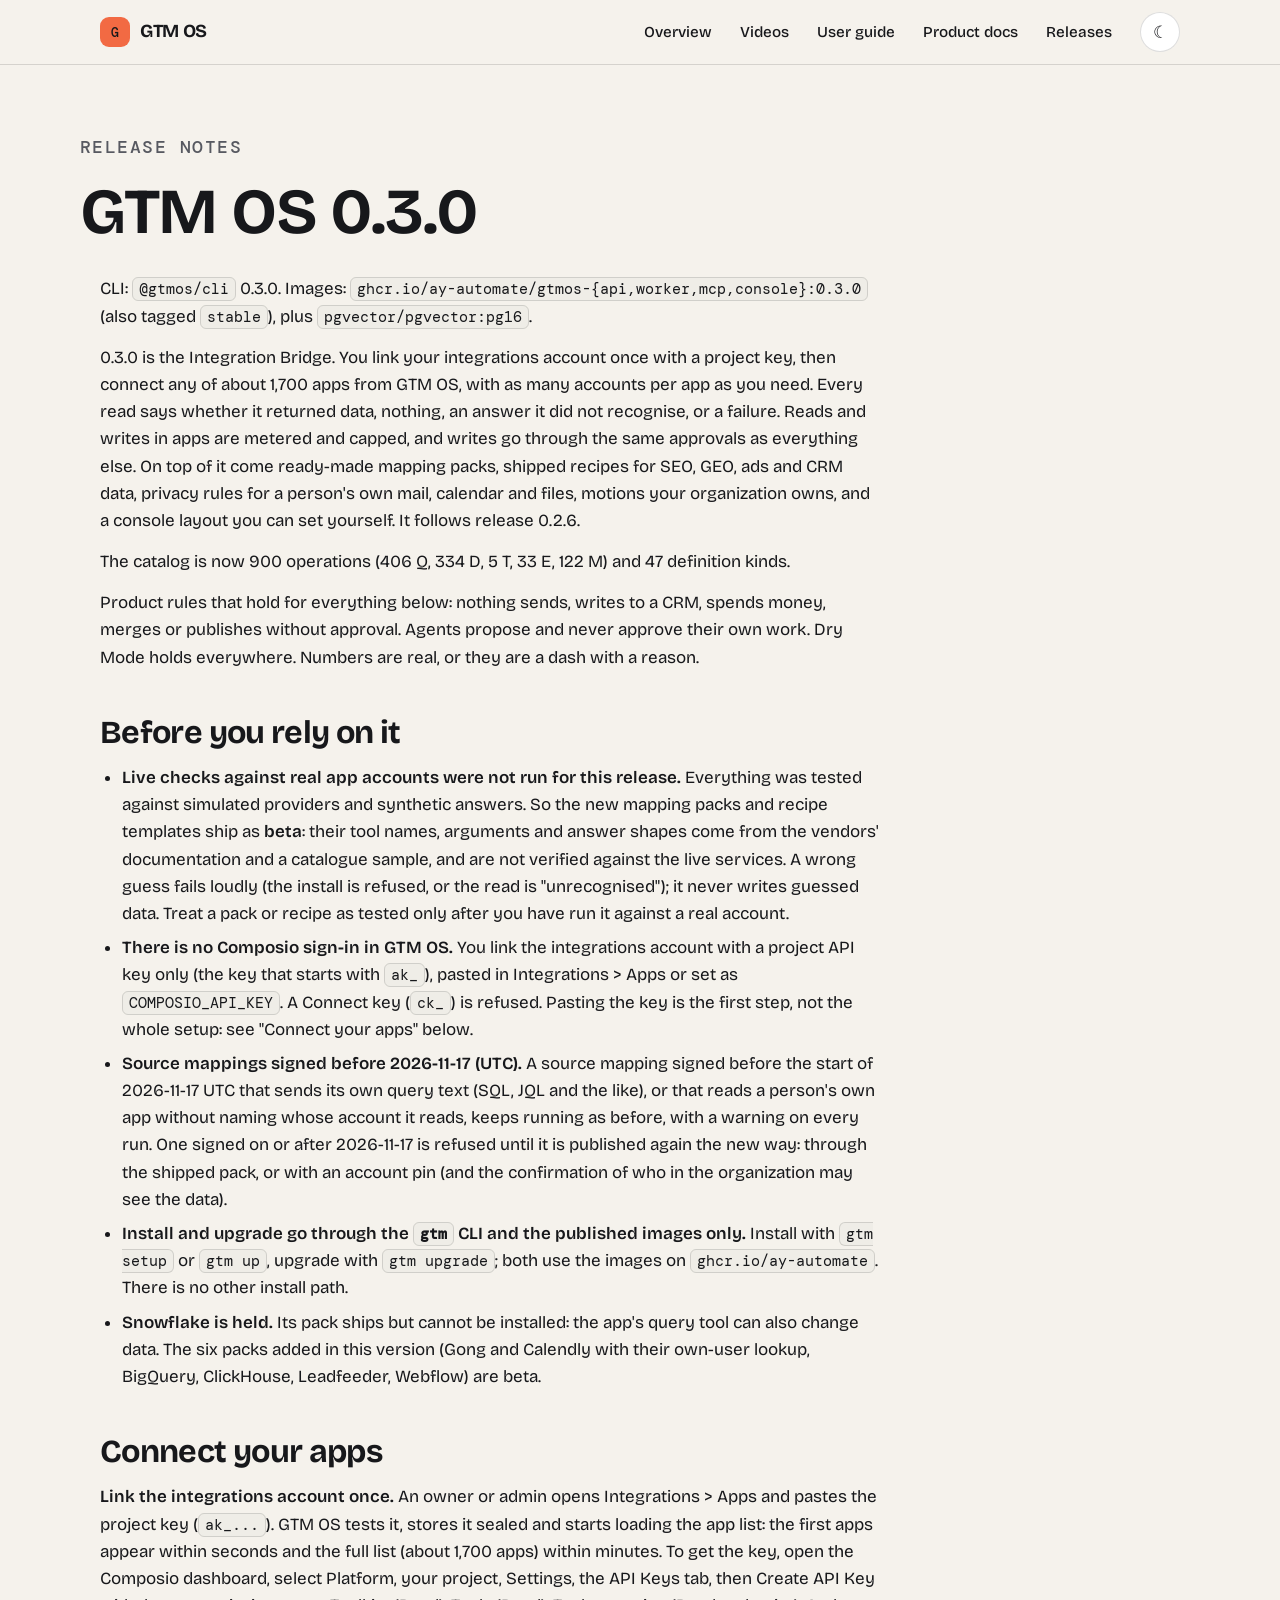
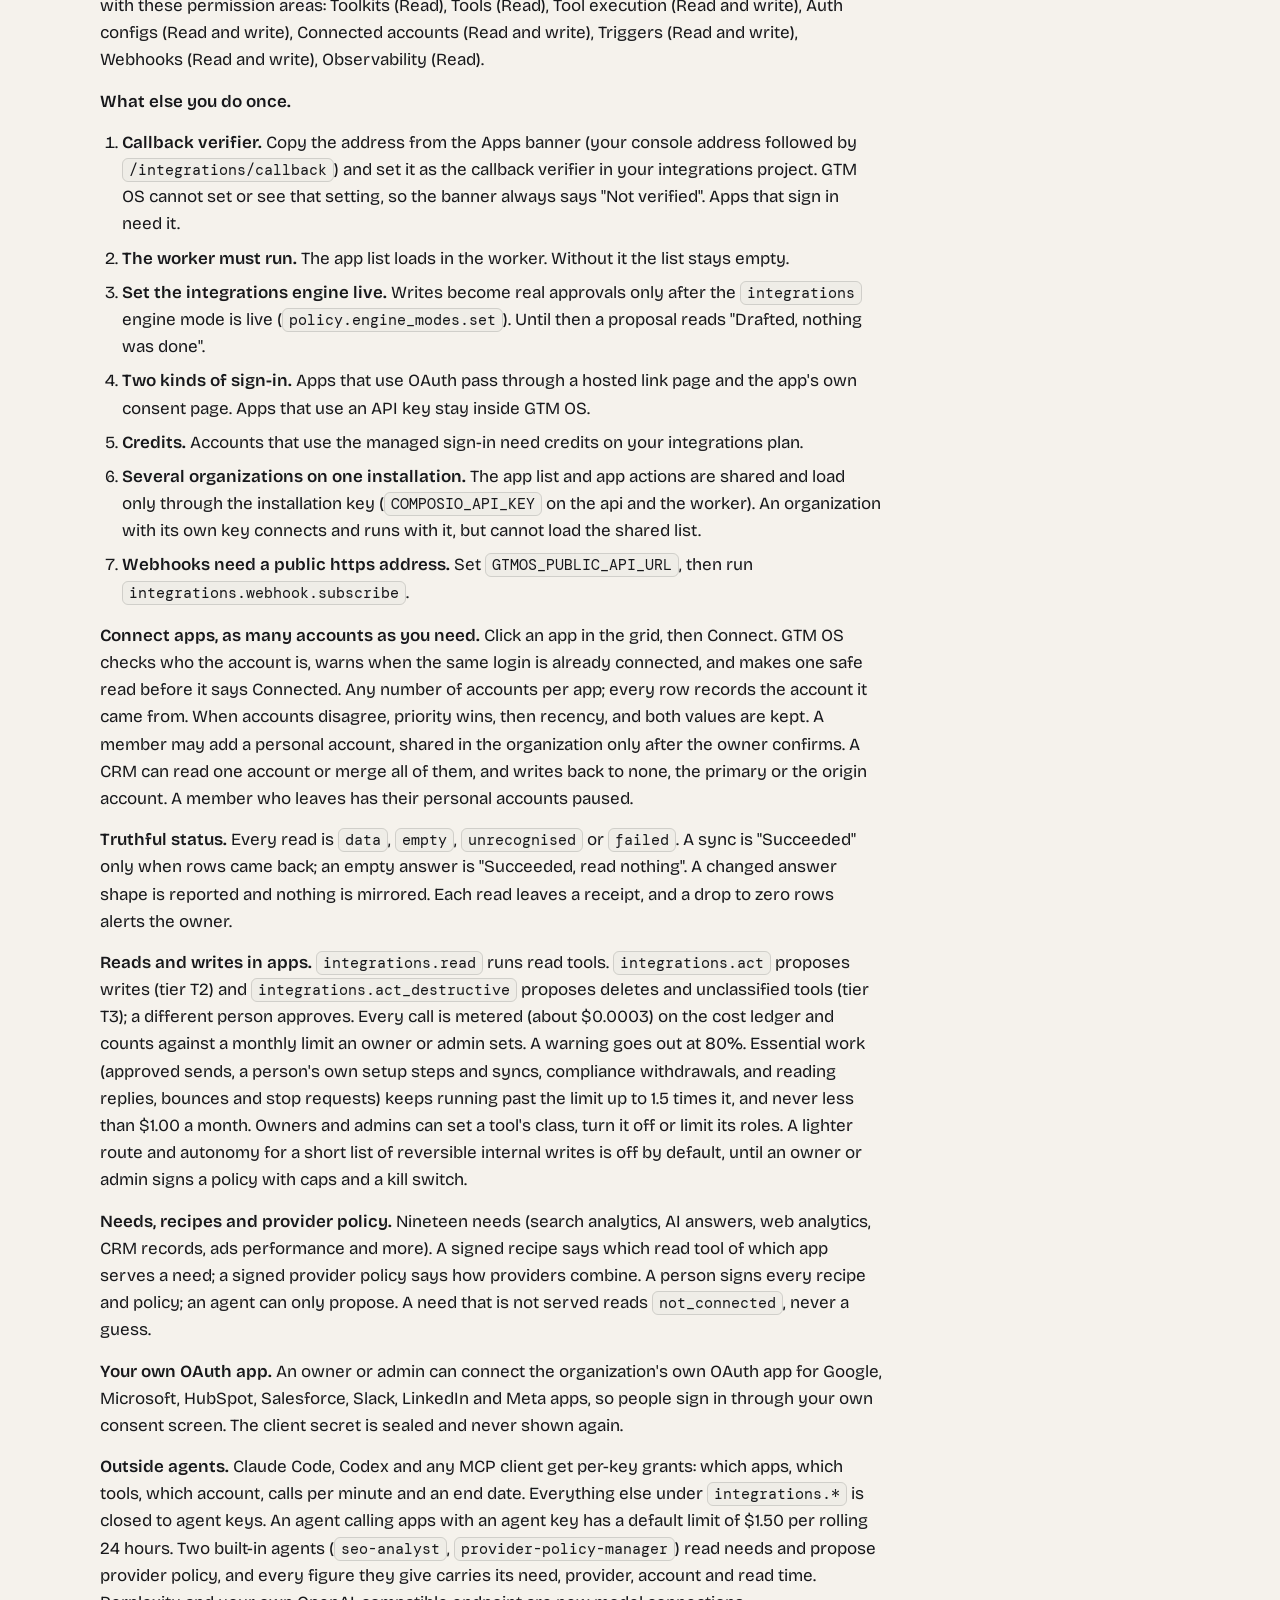
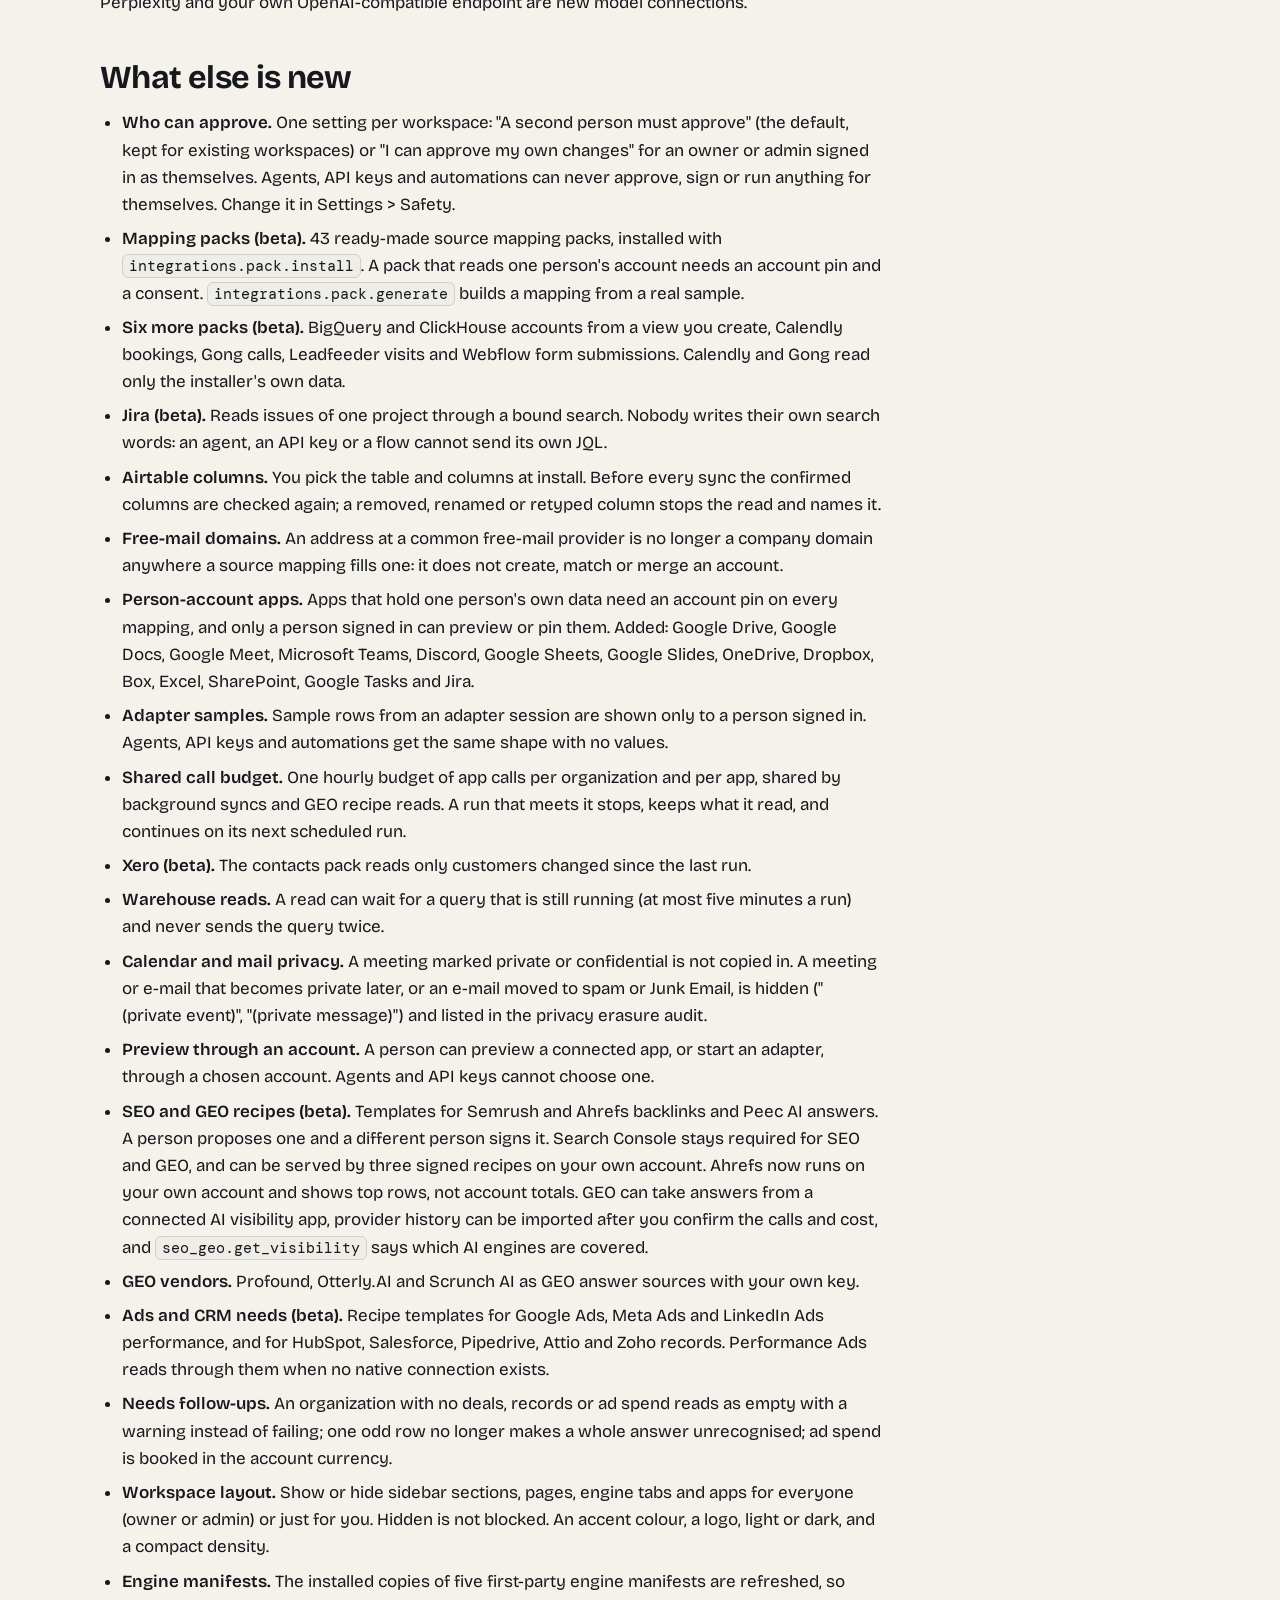
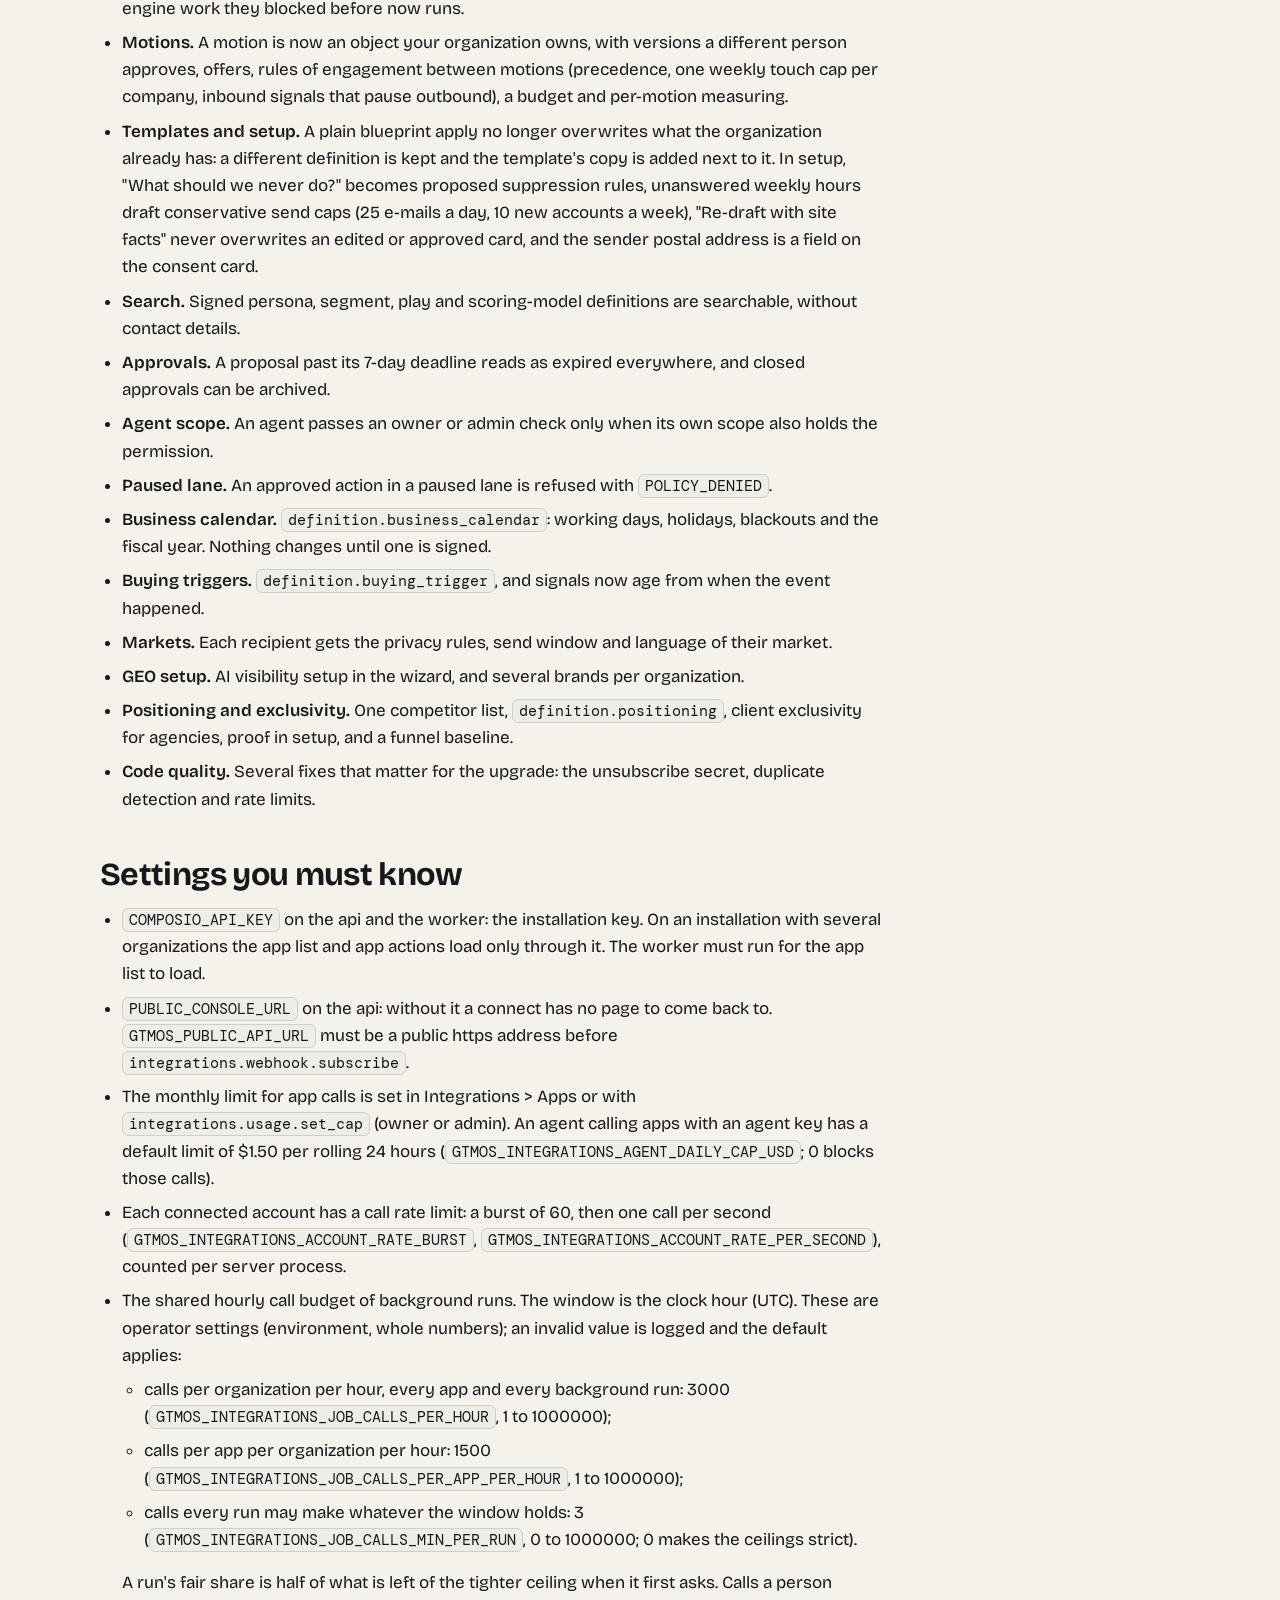
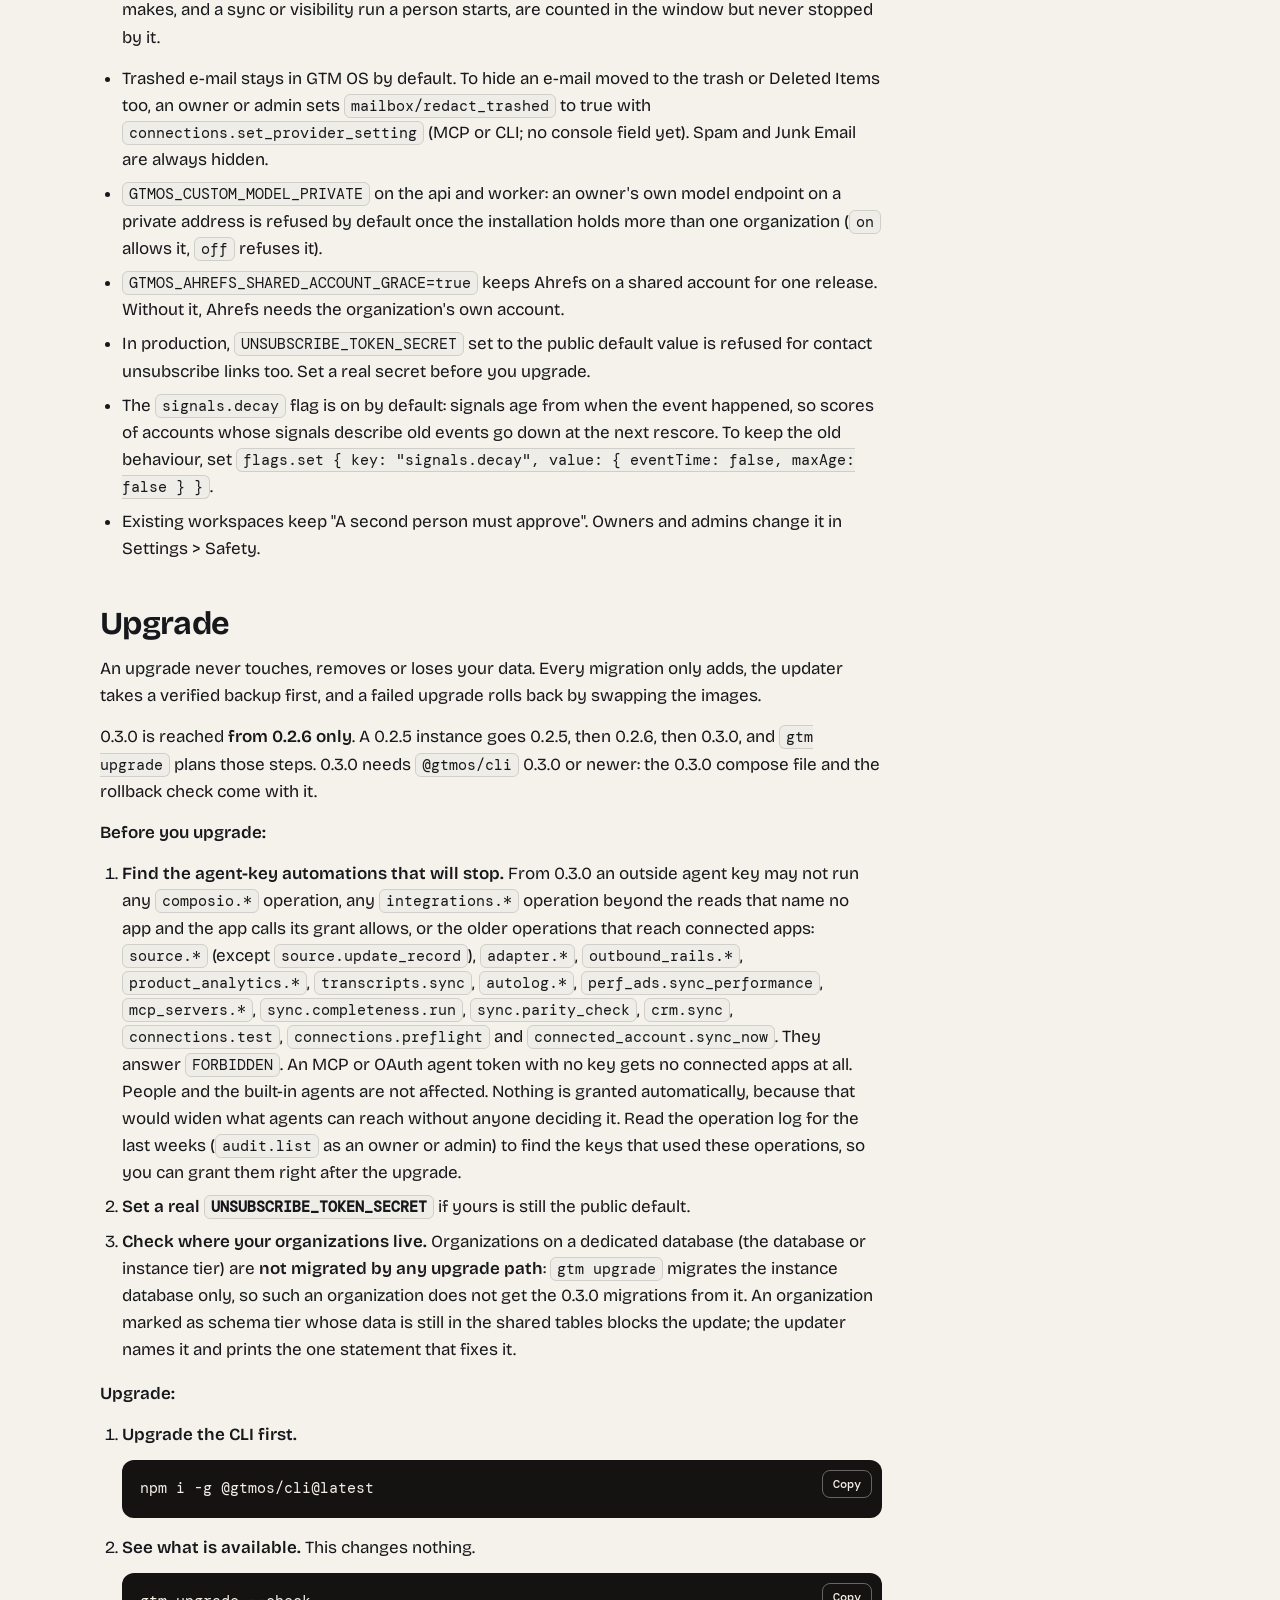
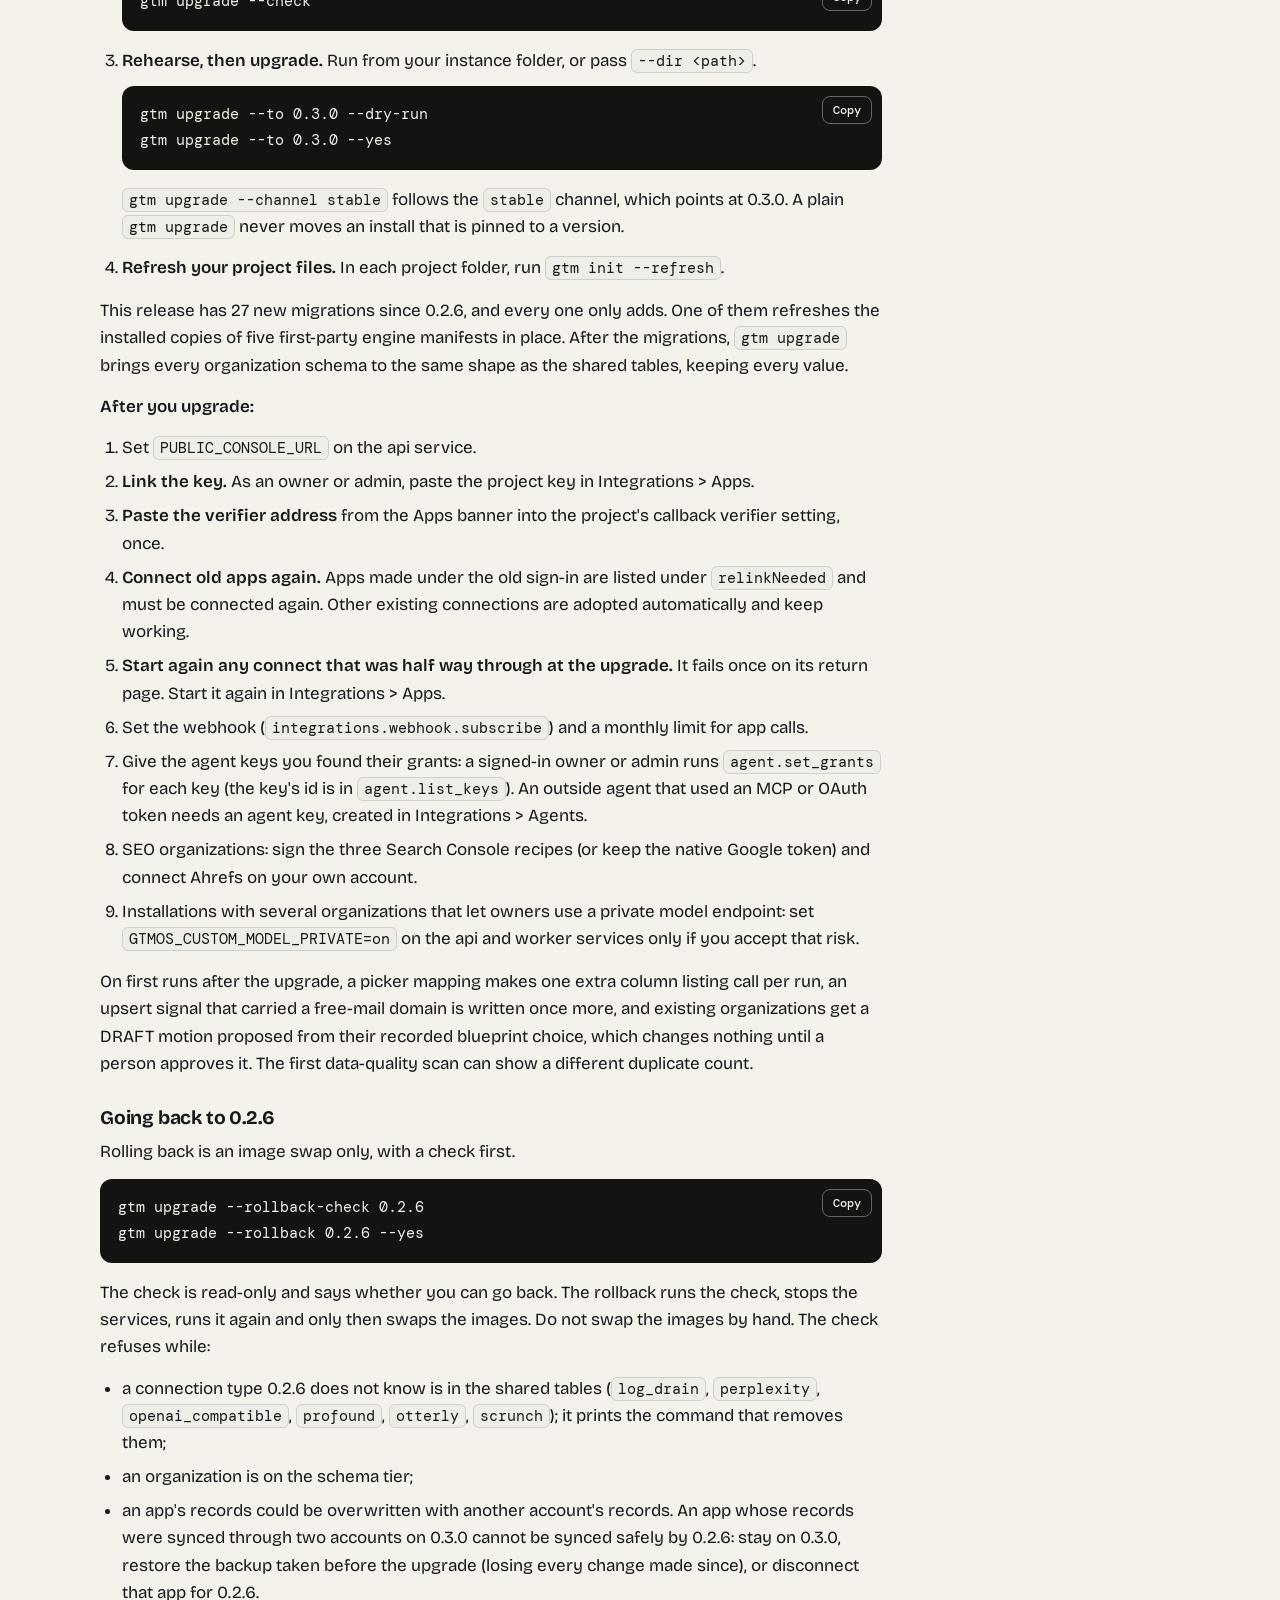
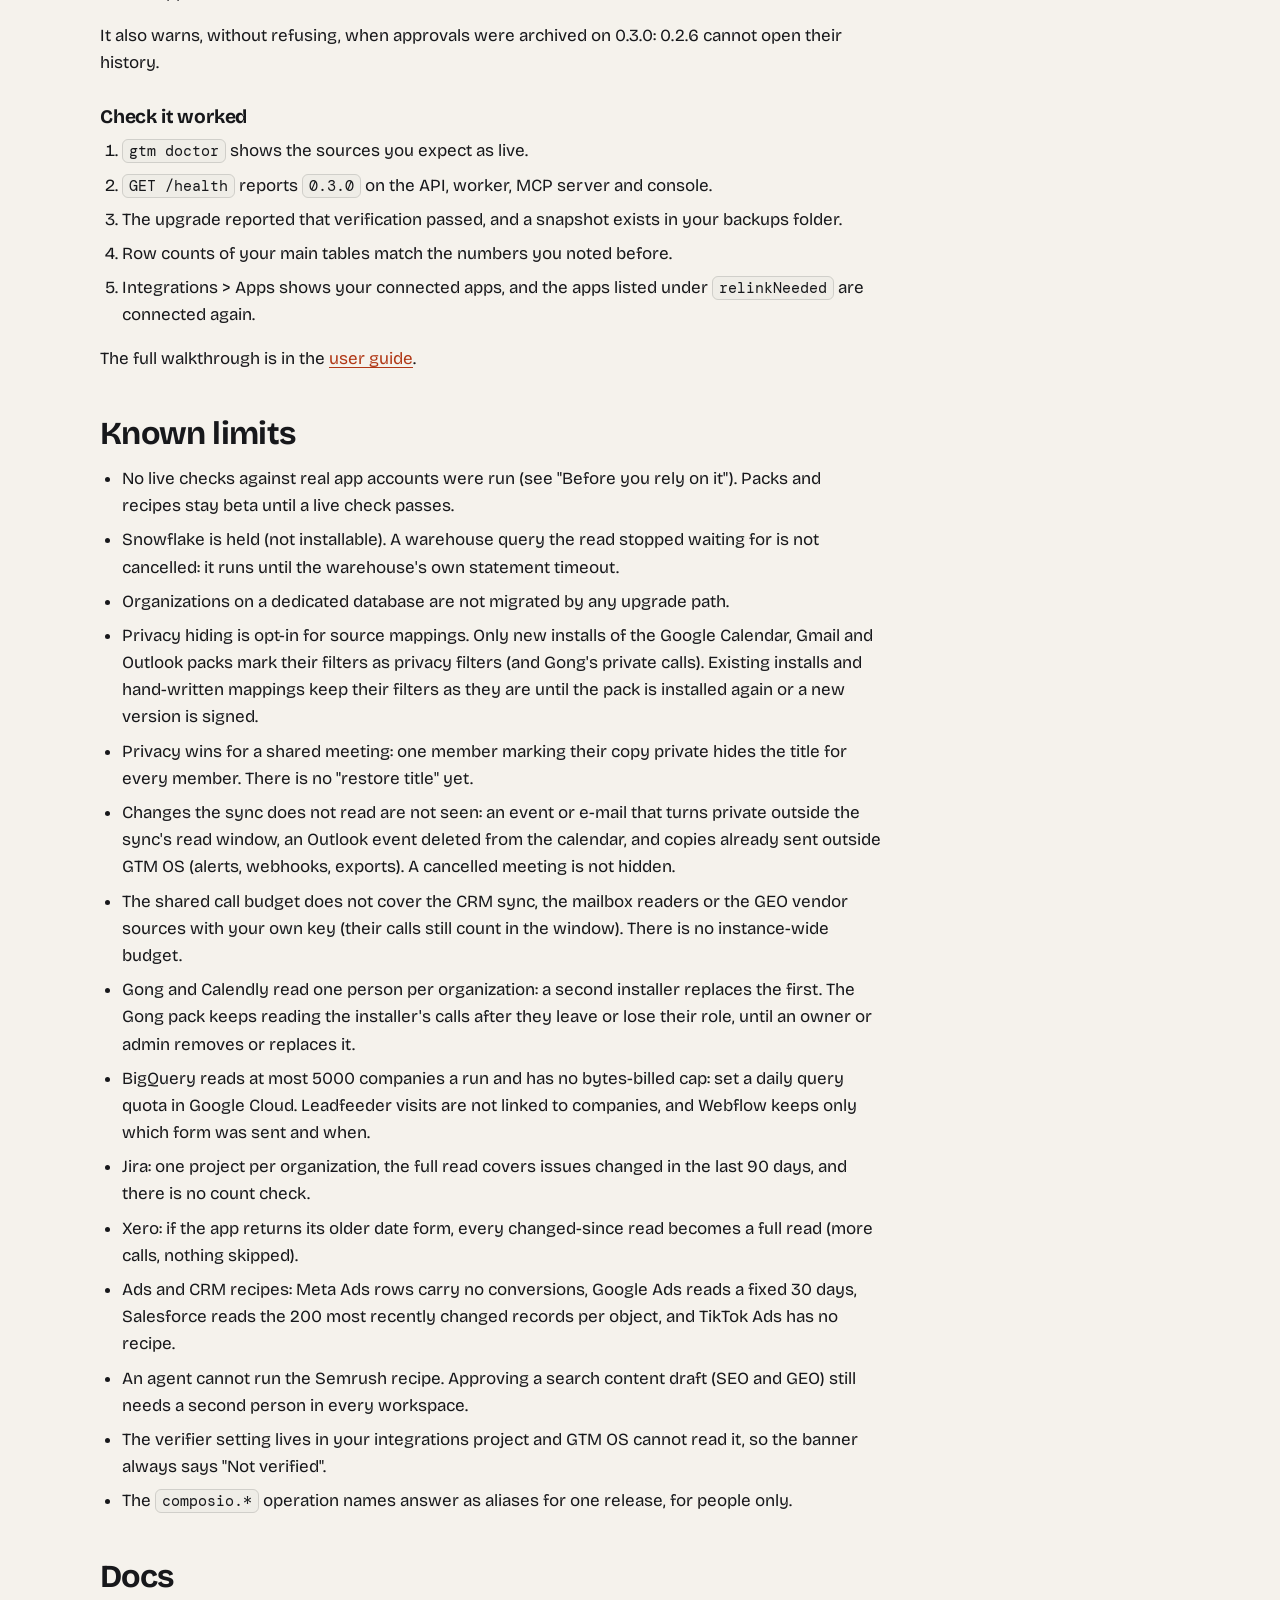
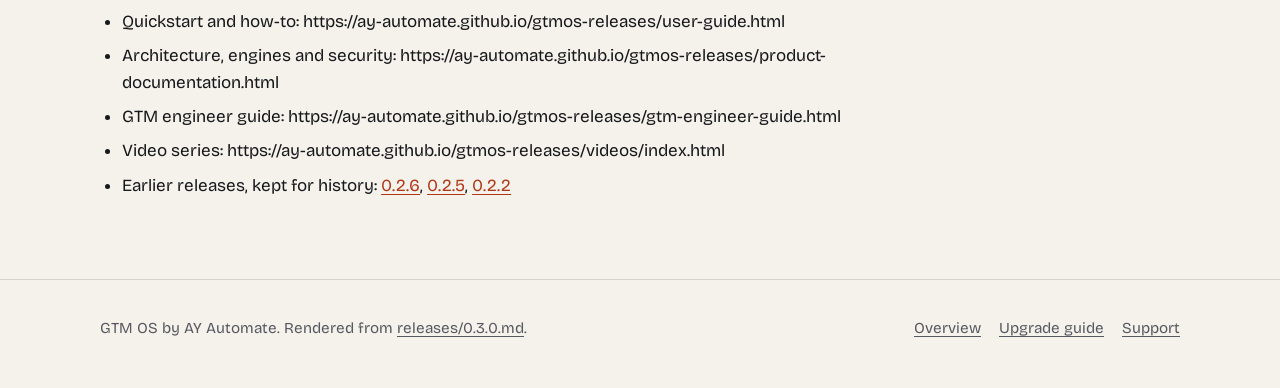
<file: docs/release-0.3.0.html>
<!doctype html>
<html lang="en">
<head>
<meta charset="utf-8">
<meta name="viewport" content="width=device-width,initial-scale=1">
<title>GTM OS 0.3.0 release notes</title>
<meta name="description" content="Release notes for GTM OS 0.3.0: what is new, how to upgrade, the breaking change for self-hosters, and known limitations.">
<meta name="color-scheme" content="light dark">
<link rel="stylesheet" href="assets/fonts.css">
<link rel="stylesheet" href="assets/site.css">
<script src="assets/site.js"></script>
<script src="assets/release-status.js"></script>
<script src="assets/release-banner.js"></script>
</head>
<body>
<a class="skip" href="#main">Skip to content</a>
<header class="site-header">
  <div class="wrap">
    <a class="brand" href="index.html"><span class="brand-mark" aria-hidden="true">G</span>GTM OS</a>
    <nav class="site-nav" aria-label="Primary">
      <a href="index.html">Overview</a>
      <a href="videos/index.html">Videos</a>
      <a href="user-guide.html">User guide</a>
      <a href="product-documentation.html">Product docs</a>
      <a href="https://github.com/ay-automate/gtmos-releases/releases">Releases</a>
    </nav>
    <button class="theme-btn" type="button" aria-label="Switch theme" aria-pressed="false"></button>
  </div>
</header>

<main id="main">
  <div class="wrap page-h">
    <p class="eyebrow">Release notes</p>
    <h1>GTM OS 0.3.0</h1>
  </div>
  <div class="wrap">
    <article class="prose">
<p>CLI: <code>@gtmos/cli</code> 0.3.0. Images: <code>ghcr.io/ay-automate/gtmos-{api,worker,mcp,console}:0.3.0</code> (also tagged <code>stable</code>), plus <code>pgvector/pgvector:pg16</code>.</p>
<p>0.3.0 is the Integration Bridge. You link your integrations account once with a project key, then connect any of about 1,700 apps from GTM OS, with as many accounts per app as you need. Every read says whether it returned data, nothing, an answer it did not recognise, or a failure. Reads and writes in apps are metered and capped, and writes go through the same approvals as everything else. On top of it come ready-made mapping packs, shipped recipes for SEO, GEO, ads and CRM data, privacy rules for a person's own mail, calendar and files, motions your organization owns, and a console layout you can set yourself. It follows release 0.2.6.</p>
<p>The catalog is now 900 operations (406 Q, 334 D, 5 T, 33 E, 122 M) and 47 definition kinds.</p>
<p>Product rules that hold for everything below: nothing sends, writes to a CRM, spends money, merges or publishes without approval. Agents propose and never approve their own work. Dry Mode holds everywhere. Numbers are real, or they are a dash with a reason.</p>
<h2 id="before-you-rely-on-it">Before you rely on it</h2>
<ul><li><strong>Live checks against real app accounts were not run for this release.</strong> Everything was tested against simulated providers and synthetic answers. So the new mapping packs and recipe templates ship as <strong>beta</strong>: their tool names, arguments and answer shapes come from the vendors' documentation and a catalogue sample, and are not verified against the live services. A wrong guess fails loudly (the install is refused, or the read is "unrecognised"); it never writes guessed data. Treat a pack or recipe as tested only after you have run it against a real account.</li><li><strong>There is no Composio sign-in in GTM OS.</strong> You link the integrations account with a project API key only (the key that starts with <code>ak_</code>), pasted in Integrations &gt; Apps or set as <code>COMPOSIO_API_KEY</code>. A Connect key (<code>ck_</code>) is refused. Pasting the key is the first step, not the whole setup: see "Connect your apps" below.</li><li><strong>Source mappings signed before 2026-11-17 (UTC).</strong> A source mapping signed before the start of 2026-11-17 UTC that sends its own query text (SQL, JQL and the like), or that reads a person's own app without naming whose account it reads, keeps running as before, with a warning on every run. One signed on or after 2026-11-17 is refused until it is published again the new way: through the shipped pack, or with an account pin (and the confirmation of who in the organization may see the data).</li><li><strong>Install and upgrade go through the <code>gtm</code> CLI and the published images only.</strong> Install with <code>gtm setup</code> or <code>gtm up</code>, upgrade with <code>gtm upgrade</code>; both use the images on <code>ghcr.io/ay-automate</code>. There is no other install path.</li><li><strong>Snowflake is held.</strong> Its pack ships but cannot be installed: the app's query tool can also change data. The six packs added in this version (Gong and Calendly with their own-user lookup, BigQuery, ClickHouse, Leadfeeder, Webflow) are beta.</li></ul>
<h2 id="connect-your-apps">Connect your apps</h2>
<p><strong>Link the integrations account once.</strong> An owner or admin opens Integrations &gt; Apps and pastes the project key (<code>ak_...</code>). GTM OS tests it, stores it sealed and starts loading the app list: the first apps appear within seconds and the full list (about 1,700 apps) within minutes. To get the key, open the Composio dashboard, select Platform, your project, Settings, the API Keys tab, then Create API Key with these permission areas: Toolkits (Read), Tools (Read), Tool execution (Read and write), Auth configs (Read and write), Connected accounts (Read and write), Triggers (Read and write), Webhooks (Read and write), Observability (Read).</p>
<p><strong>What else you do once.</strong></p>
<ol><li><strong>Callback verifier.</strong> Copy the address from the Apps banner (your console address followed by <code>/integrations/callback</code>) and set it as the callback verifier in your integrations project. GTM OS cannot set or see that setting, so the banner always says "Not verified". Apps that sign in need it.</li><li><strong>The worker must run.</strong> The app list loads in the worker. Without it the list stays empty.</li><li><strong>Set the integrations engine live.</strong> Writes become real approvals only after the <code>integrations</code> engine mode is live (<code>policy.engine_modes.set</code>). Until then a proposal reads "Drafted, nothing was done".</li><li><strong>Two kinds of sign-in.</strong> Apps that use OAuth pass through a hosted link page and the app's own consent page. Apps that use an API key stay inside GTM OS.</li><li><strong>Credits.</strong> Accounts that use the managed sign-in need credits on your integrations plan.</li><li><strong>Several organizations on one installation.</strong> The app list and app actions are shared and load only through the installation key (<code>COMPOSIO_API_KEY</code> on the api and the worker). An organization with its own key connects and runs with it, but cannot load the shared list.</li><li><strong>Webhooks need a public https address.</strong> Set <code>GTMOS_PUBLIC_API_URL</code>, then run <code>integrations.webhook.subscribe</code>.</li></ol>
<p><strong>Connect apps, as many accounts as you need.</strong> Click an app in the grid, then Connect. GTM OS checks who the account is, warns when the same login is already connected, and makes one safe read before it says Connected. Any number of accounts per app; every row records the account it came from. When accounts disagree, priority wins, then recency, and both values are kept. A member may add a personal account, shared in the organization only after the owner confirms. A CRM can read one account or merge all of them, and writes back to none, the primary or the origin account. A member who leaves has their personal accounts paused.</p>
<p><strong>Truthful status.</strong> Every read is <code>data</code>, <code>empty</code>, <code>unrecognised</code> or <code>failed</code>. A sync is "Succeeded" only when rows came back; an empty answer is "Succeeded, read nothing". A changed answer shape is reported and nothing is mirrored. Each read leaves a receipt, and a drop to zero rows alerts the owner.</p>
<p><strong>Reads and writes in apps.</strong> <code>integrations.read</code> runs read tools. <code>integrations.act</code> proposes writes (tier T2) and <code>integrations.act_destructive</code> proposes deletes and unclassified tools (tier T3); a different person approves. Every call is metered (about $0.0003) on the cost ledger and counts against a monthly limit an owner or admin sets. A warning goes out at 80%. Essential work (approved sends, a person's own setup steps and syncs, compliance withdrawals, and reading replies, bounces and stop requests) keeps running past the limit up to 1.5 times it, and never less than $1.00 a month. Owners and admins can set a tool's class, turn it off or limit its roles. A lighter route and autonomy for a short list of reversible internal writes is off by default, until an owner or admin signs a policy with caps and a kill switch.</p>
<p><strong>Needs, recipes and provider policy.</strong> Nineteen needs (search analytics, AI answers, web analytics, CRM records, ads performance and more). A signed recipe says which read tool of which app serves a need; a signed provider policy says how providers combine. A person signs every recipe and policy; an agent can only propose. A need that is not served reads <code>not_connected</code>, never a guess.</p>
<p><strong>Your own OAuth app.</strong> An owner or admin can connect the organization's own OAuth app for Google, Microsoft, HubSpot, Salesforce, Slack, LinkedIn and Meta apps, so people sign in through your own consent screen. The client secret is sealed and never shown again.</p>
<p><strong>Outside agents.</strong> Claude Code, Codex and any MCP client get per-key grants: which apps, which tools, which account, calls per minute and an end date. Everything else under <code>integrations.*</code> is closed to agent keys. An agent calling apps with an agent key has a default limit of $1.50 per rolling 24 hours. Two built-in agents (<code>seo-analyst</code>, <code>provider-policy-manager</code>) read needs and propose provider policy, and every figure they give carries its need, provider, account and read time. Perplexity and your own OpenAI-compatible endpoint are new model connections.</p>
<h2 id="what-else-is-new">What else is new</h2>
<ul><li><strong>Who can approve.</strong> One setting per workspace: "A second person must approve" (the default, kept for existing workspaces) or "I can approve my own changes" for an owner or admin signed in as themselves. Agents, API keys and automations can never approve, sign or run anything for themselves. Change it in Settings &gt; Safety.</li><li><strong>Mapping packs (beta).</strong> 43 ready-made source mapping packs, installed with <code>integrations.pack.install</code>. A pack that reads one person's account needs an account pin and a consent. <code>integrations.pack.generate</code> builds a mapping from a real sample.</li><li><strong>Six more packs (beta).</strong> BigQuery and ClickHouse accounts from a view you create, Calendly bookings, Gong calls, Leadfeeder visits and Webflow form submissions. Calendly and Gong read only the installer's own data.</li><li><strong>Jira (beta).</strong> Reads issues of one project through a bound search. Nobody writes their own search words: an agent, an API key or a flow cannot send its own JQL.</li><li><strong>Airtable columns.</strong> You pick the table and columns at install. Before every sync the confirmed columns are checked again; a removed, renamed or retyped column stops the read and names it.</li><li><strong>Free-mail domains.</strong> An address at a common free-mail provider is no longer a company domain anywhere a source mapping fills one: it does not create, match or merge an account.</li><li><strong>Person-account apps.</strong> Apps that hold one person's own data need an account pin on every mapping, and only a person signed in can preview or pin them. Added: Google Drive, Google Docs, Google Meet, Microsoft Teams, Discord, Google Sheets, Google Slides, OneDrive, Dropbox, Box, Excel, SharePoint, Google Tasks and Jira.</li><li><strong>Adapter samples.</strong> Sample rows from an adapter session are shown only to a person signed in. Agents, API keys and automations get the same shape with no values.</li><li><strong>Shared call budget.</strong> One hourly budget of app calls per organization and per app, shared by background syncs and GEO recipe reads. A run that meets it stops, keeps what it read, and continues on its next scheduled run.</li><li><strong>Xero (beta).</strong> The contacts pack reads only customers changed since the last run.</li><li><strong>Warehouse reads.</strong> A read can wait for a query that is still running (at most five minutes a run) and never sends the query twice.</li><li><strong>Calendar and mail privacy.</strong> A meeting marked private or confidential is not copied in. A meeting or e-mail that becomes private later, or an e-mail moved to spam or Junk Email, is hidden ("(private event)", "(private message)") and listed in the privacy erasure audit.</li><li><strong>Preview through an account.</strong> A person can preview a connected app, or start an adapter, through a chosen account. Agents and API keys cannot choose one.</li><li><strong>SEO and GEO recipes (beta).</strong> Templates for Semrush and Ahrefs backlinks and Peec AI answers. A person proposes one and a different person signs it. Search Console stays required for SEO and GEO, and can be served by three signed recipes on your own account. Ahrefs now runs on your own account and shows top rows, not account totals. GEO can take answers from a connected AI visibility app, provider history can be imported after you confirm the calls and cost, and <code>seo_geo.get_visibility</code> says which AI engines are covered.</li><li><strong>GEO vendors.</strong> Profound, Otterly.AI and Scrunch AI as GEO answer sources with your own key.</li><li><strong>Ads and CRM needs (beta).</strong> Recipe templates for Google Ads, Meta Ads and LinkedIn Ads performance, and for HubSpot, Salesforce, Pipedrive, Attio and Zoho records. Performance Ads reads through them when no native connection exists.</li><li><strong>Needs follow-ups.</strong> An organization with no deals, records or ad spend reads as empty with a warning instead of failing; one odd row no longer makes a whole answer unrecognised; ad spend is booked in the account currency.</li><li><strong>Workspace layout.</strong> Show or hide sidebar sections, pages, engine tabs and apps for everyone (owner or admin) or just for you. Hidden is not blocked. An accent colour, a logo, light or dark, and a compact density.</li><li><strong>Engine manifests.</strong> The installed copies of five first-party engine manifests are refreshed, so engine work they blocked before now runs.</li><li><strong>Motions.</strong> A motion is now an object your organization owns, with versions a different person approves, offers, rules of engagement between motions (precedence, one weekly touch cap per company, inbound signals that pause outbound), a budget and per-motion measuring.</li><li><strong>Templates and setup.</strong> A plain blueprint apply no longer overwrites what the organization already has: a different definition is kept and the template's copy is added next to it. In setup, "What should we never do?" becomes proposed suppression rules, unanswered weekly hours draft conservative send caps (25 e-mails a day, 10 new accounts a week), "Re-draft with site facts" never overwrites an edited or approved card, and the sender postal address is a field on the consent card.</li><li><strong>Search.</strong> Signed persona, segment, play and scoring-model definitions are searchable, without contact details.</li><li><strong>Approvals.</strong> A proposal past its 7-day deadline reads as expired everywhere, and closed approvals can be archived.</li><li><strong>Agent scope.</strong> An agent passes an owner or admin check only when its own scope also holds the permission.</li><li><strong>Paused lane.</strong> An approved action in a paused lane is refused with <code>POLICY_DENIED</code>.</li><li><strong>Business calendar.</strong> <code>definition.business_calendar</code>: working days, holidays, blackouts and the fiscal year. Nothing changes until one is signed.</li><li><strong>Buying triggers.</strong> <code>definition.buying_trigger</code>, and signals now age from when the event happened.</li><li><strong>Markets.</strong> Each recipient gets the privacy rules, send window and language of their market.</li><li><strong>GEO setup.</strong> AI visibility setup in the wizard, and several brands per organization.</li><li><strong>Positioning and exclusivity.</strong> One competitor list, <code>definition.positioning</code>, client exclusivity for agencies, proof in setup, and a funnel baseline.</li><li><strong>Code quality.</strong> Several fixes that matter for the upgrade: the unsubscribe secret, duplicate detection and rate limits.</li></ul>
<h2 id="settings-you-must-know">Settings you must know</h2>
<ul><li><code>COMPOSIO_API_KEY</code> on the api and the worker: the installation key. On an installation with several organizations the app list and app actions load only through it. The worker must run for the app list to load.</li><li><code>PUBLIC_CONSOLE_URL</code> on the api: without it a connect has no page to come back to. <code>GTMOS_PUBLIC_API_URL</code> must be a public https address before <code>integrations.webhook.subscribe</code>.</li><li>The monthly limit for app calls is set in Integrations &gt; Apps or with <code>integrations.usage.set_cap</code> (owner or admin). An agent calling apps with an agent key has a default limit of $1.50 per rolling 24 hours (<code>GTMOS_INTEGRATIONS_AGENT_DAILY_CAP_USD</code>; 0 blocks those calls).</li><li>Each connected account has a call rate limit: a burst of 60, then one call per second (<code>GTMOS_INTEGRATIONS_ACCOUNT_RATE_BURST</code>, <code>GTMOS_INTEGRATIONS_ACCOUNT_RATE_PER_SECOND</code>), counted per server process.</li><li>The shared hourly call budget of background runs. The window is the clock hour (UTC). These are operator settings (environment, whole numbers); an invalid value is logged and the default applies:<ul><li>calls per organization per hour, every app and every background run: 3000 (<code>GTMOS_INTEGRATIONS_JOB_CALLS_PER_HOUR</code>, 1 to 1000000);</li><li>calls per app per organization per hour: 1500 (<code>GTMOS_INTEGRATIONS_JOB_CALLS_PER_APP_PER_HOUR</code>, 1 to 1000000);</li><li>calls every run may make whatever the window holds: 3 (<code>GTMOS_INTEGRATIONS_JOB_CALLS_MIN_PER_RUN</code>, 0 to 1000000; 0 makes the ceilings strict).</li></ul>
<p>A run's fair share is half of what is left of the tighter ceiling when it first asks. Calls a person makes, and a sync or visibility run a person starts, are counted in the window but never stopped by it.</p></li><li>Trashed e-mail stays in GTM OS by default. To hide an e-mail moved to the trash or Deleted Items too, an owner or admin sets <code>mailbox/redact_trashed</code> to true with <code>connections.set_provider_setting</code> (MCP or CLI; no console field yet). Spam and Junk Email are always hidden.</li><li><code>GTMOS_CUSTOM_MODEL_PRIVATE</code> on the api and worker: an owner's own model endpoint on a private address is refused by default once the installation holds more than one organization (<code>on</code> allows it, <code>off</code> refuses it).</li><li><code>GTMOS_AHREFS_SHARED_ACCOUNT_GRACE=true</code> keeps Ahrefs on a shared account for one release. Without it, Ahrefs needs the organization's own account.</li><li>In production, <code>UNSUBSCRIBE_TOKEN_SECRET</code> set to the public default value is refused for contact unsubscribe links too. Set a real secret before you upgrade.</li><li>The <code>signals.decay</code> flag is on by default: signals age from when the event happened, so scores of accounts whose signals describe old events go down at the next rescore. To keep the old behaviour, set <code>flags.set { key: "signals.decay", value: { eventTime: false, maxAge: false } }</code>.</li><li>Existing workspaces keep "A second person must approve". Owners and admins change it in Settings &gt; Safety.</li></ul>
<h2 id="upgrade">Upgrade</h2>
<p>An upgrade never touches, removes or loses your data. Every migration only adds, the updater takes a verified backup first, and a failed upgrade rolls back by swapping the images.</p>
<p>0.3.0 is reached <strong>from 0.2.6 only</strong>. A 0.2.5 instance goes 0.2.5, then 0.2.6, then 0.3.0, and <code>gtm upgrade</code> plans those steps. 0.3.0 needs <code>@gtmos/cli</code> 0.3.0 or newer: the 0.3.0 compose file and the rollback check come with it.</p>
<p><strong>Before you upgrade:</strong></p>
<ol><li><strong>Find the agent-key automations that will stop.</strong> From 0.3.0 an outside agent key may not run any <code>composio.*</code> operation, any <code>integrations.*</code> operation beyond the reads that name no app and the app calls its grant allows, or the older operations that reach connected apps: <code>source.*</code> (except <code>source.update_record</code>), <code>adapter.*</code>, <code>outbound_rails.*</code>, <code>product_analytics.*</code>, <code>transcripts.sync</code>, <code>autolog.*</code>, <code>perf_ads.sync_performance</code>, <code>mcp_servers.*</code>, <code>sync.completeness.run</code>, <code>sync.parity_check</code>, <code>crm.sync</code>, <code>connections.test</code>, <code>connections.preflight</code> and <code>connected_account.sync_now</code>. They answer <code>FORBIDDEN</code>. An MCP or OAuth agent token with no key gets no connected apps at all. People and the built-in agents are not affected. Nothing is granted automatically, because that would widen what agents can reach without anyone deciding it. Read the operation log for the last weeks (<code>audit.list</code> as an owner or admin) to find the keys that used these operations, so you can grant them right after the upgrade.</li><li><strong>Set a real <code>UNSUBSCRIBE_TOKEN_SECRET</code></strong> if yours is still the public default.</li><li><strong>Check where your organizations live.</strong> Organizations on a dedicated database (the database or instance tier) are <strong>not migrated by any upgrade path</strong>: <code>gtm upgrade</code> migrates the instance database only, so such an organization does not get the 0.3.0 migrations from it. An organization marked as schema tier whose data is still in the shared tables blocks the update; the updater names it and prints the one statement that fixes it.</li></ol>
<p><strong>Upgrade:</strong></p>
<ol><li><strong>Upgrade the CLI first.</strong><pre class="codebox"><code>npm i -g @gtmos/cli@latest</code><button class="copy" type="button" data-copy="npm i -g @gtmos/cli@latest" aria-label="Copy code">Copy</button></pre></li><li><strong>See what is available.</strong> This changes nothing.<pre class="codebox"><code>gtm upgrade --check</code><button class="copy" type="button" data-copy="gtm upgrade --check" aria-label="Copy code">Copy</button></pre></li><li><strong>Rehearse, then upgrade.</strong> Run from your instance folder, or pass <code>--dir &lt;path&gt;</code>.<pre class="codebox"><code>gtm upgrade --to 0.3.0 --dry-run
gtm upgrade --to 0.3.0 --yes</code><button class="copy" type="button" data-copy="gtm upgrade --to 0.3.0 --dry-run&#10;gtm upgrade --to 0.3.0 --yes" aria-label="Copy code">Copy</button></pre>
<p><code>gtm upgrade --channel stable</code> follows the <code>stable</code> channel, which points at 0.3.0. A plain <code>gtm upgrade</code> never moves an install that is pinned to a version.</p></li><li><strong>Refresh your project files.</strong> In each project folder, run <code>gtm init --refresh</code>.</li></ol>
<p>This release has 27 new migrations since 0.2.6, and every one only adds. One of them refreshes the installed copies of five first-party engine manifests in place. After the migrations, <code>gtm upgrade</code> brings every organization schema to the same shape as the shared tables, keeping every value.</p>
<p><strong>After you upgrade:</strong></p>
<ol><li>Set <code>PUBLIC_CONSOLE_URL</code> on the api service.</li><li><strong>Link the key.</strong> As an owner or admin, paste the project key in Integrations &gt; Apps.</li><li><strong>Paste the verifier address</strong> from the Apps banner into the project's callback verifier setting, once.</li><li><strong>Connect old apps again.</strong> Apps made under the old sign-in are listed under <code>relinkNeeded</code> and must be connected again. Other existing connections are adopted automatically and keep working.</li><li><strong>Start again any connect that was half way through at the upgrade.</strong> It fails once on its return page. Start it again in Integrations &gt; Apps.</li><li>Set the webhook (<code>integrations.webhook.subscribe</code>) and a monthly limit for app calls.</li><li>Give the agent keys you found their grants: a signed-in owner or admin runs <code>agent.set_grants</code> for each key (the key's id is in <code>agent.list_keys</code>). An outside agent that used an MCP or OAuth token needs an agent key, created in Integrations &gt; Agents.</li><li>SEO organizations: sign the three Search Console recipes (or keep the native Google token) and connect Ahrefs on your own account.</li><li>Installations with several organizations that let owners use a private model endpoint: set <code>GTMOS_CUSTOM_MODEL_PRIVATE=on</code> on the api and worker services only if you accept that risk.</li></ol>
<p>On first runs after the upgrade, a picker mapping makes one extra column listing call per run, an upsert signal that carried a free-mail domain is written once more, and existing organizations get a DRAFT motion proposed from their recorded blueprint choice, which changes nothing until a person approves it. The first data-quality scan can show a different duplicate count.</p>
<h3 id="going-back-to-026">Going back to 0.2.6</h3>
<p>Rolling back is an image swap only, with a check first.</p>
<pre class="codebox"><code>gtm upgrade --rollback-check 0.2.6
gtm upgrade --rollback 0.2.6 --yes</code><button class="copy" type="button" data-copy="gtm upgrade --rollback-check 0.2.6&#10;gtm upgrade --rollback 0.2.6 --yes" aria-label="Copy code">Copy</button></pre>
<p>The check is read-only and says whether you can go back. The rollback runs the check, stops the services, runs it again and only then swaps the images. Do not swap the images by hand. The check refuses while:</p>
<ul><li>a connection type 0.2.6 does not know is in the shared tables (<code>log_drain</code>, <code>perplexity</code>, <code>openai_compatible</code>, <code>profound</code>, <code>otterly</code>, <code>scrunch</code>); it prints the command that removes them;</li><li>an organization is on the schema tier;</li><li>an app's records could be overwritten with another account's records. An app whose records were synced through two accounts on 0.3.0 cannot be synced safely by 0.2.6: stay on 0.3.0, restore the backup taken before the upgrade (losing every change made since), or disconnect that app for 0.2.6.</li></ul>
<p>It also warns, without refusing, when approvals were archived on 0.3.0: 0.2.6 cannot open their history.</p>
<h3 id="check-it-worked">Check it worked</h3>
<ol><li><code>gtm doctor</code> shows the sources you expect as live.</li><li><code>GET /health</code> reports <code>0.3.0</code> on the API, worker, MCP server and console.</li><li>The upgrade reported that verification passed, and a snapshot exists in your backups folder.</li><li>Row counts of your main tables match the numbers you noted before.</li><li>Integrations &gt; Apps shows your connected apps, and the apps listed under <code>relinkNeeded</code> are connected again.</li></ol>
<p>The full walkthrough is in the <a href="https://ay-automate.github.io/gtmos-releases/user-guide.html#upgrade-030">user guide</a>.</p>
<h2 id="known-limits">Known limits</h2>
<ul><li>No live checks against real app accounts were run (see "Before you rely on it"). Packs and recipes stay beta until a live check passes.</li><li>Snowflake is held (not installable). A warehouse query the read stopped waiting for is not cancelled: it runs until the warehouse's own statement timeout.</li><li>Organizations on a dedicated database are not migrated by any upgrade path.</li><li>Privacy hiding is opt-in for source mappings. Only new installs of the Google Calendar, Gmail and Outlook packs mark their filters as privacy filters (and Gong's private calls). Existing installs and hand-written mappings keep their filters as they are until the pack is installed again or a new version is signed.</li><li>Privacy wins for a shared meeting: one member marking their copy private hides the title for every member. There is no "restore title" yet.</li><li>Changes the sync does not read are not seen: an event or e-mail that turns private outside the sync's read window, an Outlook event deleted from the calendar, and copies already sent outside GTM OS (alerts, webhooks, exports). A cancelled meeting is not hidden.</li><li>The shared call budget does not cover the CRM sync, the mailbox readers or the GEO vendor sources with your own key (their calls still count in the window). There is no instance-wide budget.</li><li>Gong and Calendly read one person per organization: a second installer replaces the first. The Gong pack keeps reading the installer's calls after they leave or lose their role, until an owner or admin removes or replaces it.</li><li>BigQuery reads at most 5000 companies a run and has no bytes-billed cap: set a daily query quota in Google Cloud. Leadfeeder visits are not linked to companies, and Webflow keeps only which form was sent and when.</li><li>Jira: one project per organization, the full read covers issues changed in the last 90 days, and there is no count check.</li><li>Xero: if the app returns its older date form, every changed-since read becomes a full read (more calls, nothing skipped).</li><li>Ads and CRM recipes: Meta Ads rows carry no conversions, Google Ads reads a fixed 30 days, Salesforce reads the 200 most recently changed records per object, and TikTok Ads has no recipe.</li><li>An agent cannot run the Semrush recipe. Approving a search content draft (SEO and GEO) still needs a second person in every workspace.</li><li>The verifier setting lives in your integrations project and GTM OS cannot read it, so the banner always says "Not verified".</li><li>The <code>composio.*</code> operation names answer as aliases for one release, for people only.</li></ul>
<h2 id="docs">Docs</h2>
<ul><li>Quickstart and how-to: https://ay-automate.github.io/gtmos-releases/user-guide.html</li><li>Architecture, engines and security: https://ay-automate.github.io/gtmos-releases/product-documentation.html</li><li>GTM engineer guide: https://ay-automate.github.io/gtmos-releases/gtm-engineer-guide.html</li><li>Video series: https://ay-automate.github.io/gtmos-releases/videos/index.html</li><li>Earlier releases, kept for history: <a href="https://github.com/ay-automate/gtmos-releases/blob/main/releases/0.2.6.md">0.2.6</a>, <a href="https://github.com/ay-automate/gtmos-releases/blob/main/releases/0.2.5.md">0.2.5</a>, <a href="https://github.com/ay-automate/gtmos-releases/blob/main/releases/0.2.2.md">0.2.2</a></li></ul>
    </article>
  </div>
</main>

<footer class="site-footer">
  <div class="wrap">
    <p>GTM OS by AY Automate. Rendered from <a href="https://github.com/ay-automate/gtmos-releases/blob/main/releases/0.3.0.md">releases/0.3.0.md</a>.</p>
    <ul>
      <li><a href="index.html">Overview</a></li>
      <li><a href="user-guide.html#upgrade">Upgrade guide</a></li>
      <li><a href="https://github.com/ay-automate/gtmos-releases/issues">Support</a></li>
    </ul>
  </div>
</footer>
</body>
</html>
</file>
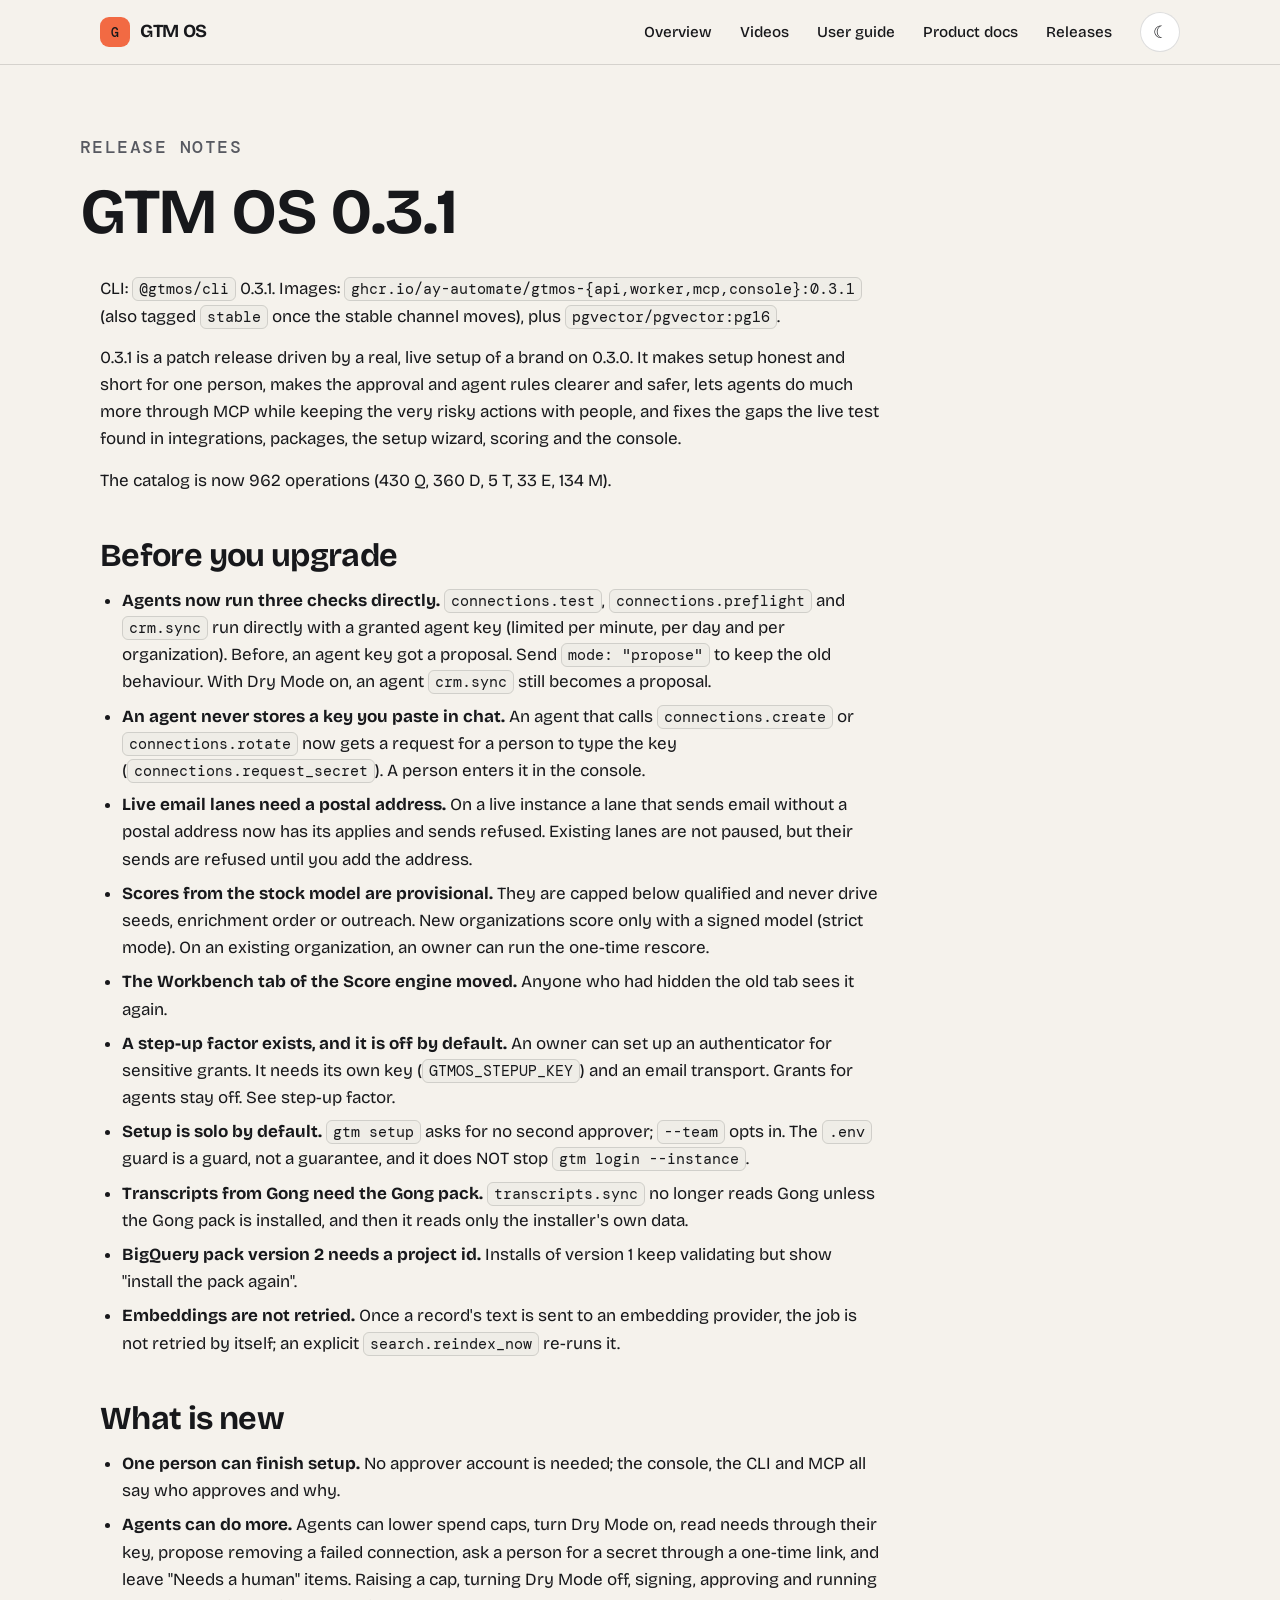
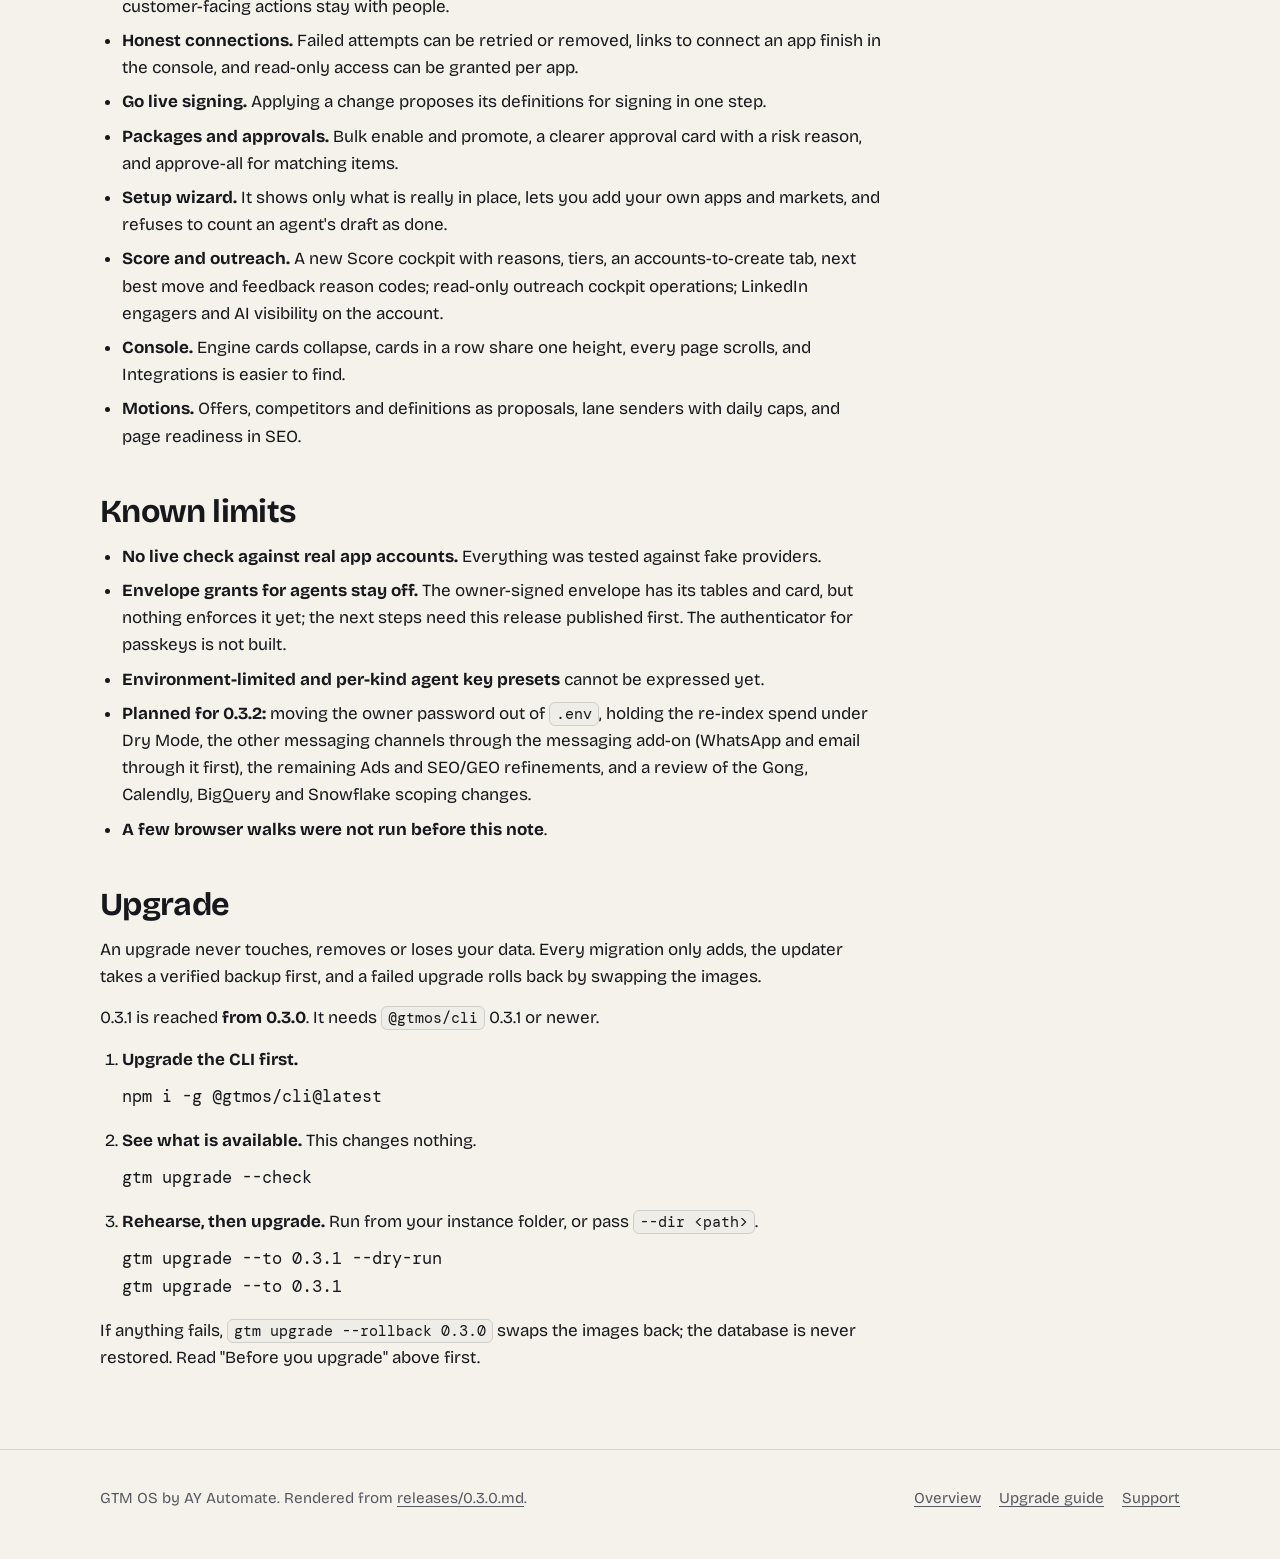
<file: docs/release-0.3.1.html>
<!doctype html>
<html lang="en">
<head>
<meta charset="utf-8">
<meta name="viewport" content="width=device-width,initial-scale=1">
<title>GTM OS 0.3.1 release notes</title>
<meta name="description" content="Release notes for GTM OS 0.3.1: what is new, what to know before you upgrade, how to upgrade, and known limits.">
<meta name="color-scheme" content="light dark">
<link rel="stylesheet" href="assets/fonts.css">
<link rel="stylesheet" href="assets/site.css">
<script src="assets/site.js"></script>
<script src="assets/release-status.js"></script>
<script src="assets/release-banner.js"></script>
</head>
<body>
<a class="skip" href="#main">Skip to content</a>
<header class="site-header">
  <div class="wrap">
    <a class="brand" href="index.html"><span class="brand-mark" aria-hidden="true">G</span>GTM OS</a>
    <nav class="site-nav" aria-label="Primary">
      <a href="index.html">Overview</a>
      <a href="videos/index.html">Videos</a>
      <a href="user-guide.html">User guide</a>
      <a href="product-documentation.html">Product docs</a>
      <a href="https://github.com/ay-automate/gtmos-releases/releases">Releases</a>
    </nav>
    <button class="theme-btn" type="button" aria-label="Switch theme" aria-pressed="false"></button>
  </div>
</header>

<main id="main">
  <div class="wrap page-h">
    <p class="eyebrow">Release notes</p>
    <h1>GTM OS 0.3.1</h1>
  </div>
  <div class="wrap">
    <article class="prose">
<p>CLI: <code>@gtmos/cli</code> 0.3.1. Images: <code>ghcr.io/ay-automate/gtmos-{api,worker,mcp,console}:0.3.1</code> (also tagged <code>stable</code> once the stable channel moves), plus <code>pgvector/pgvector:pg16</code>.</p>
<p>0.3.1 is a patch release driven by a real, live setup of a brand on 0.3.0. It makes setup honest and short for one person, makes the approval and agent rules clearer and safer, lets agents do much more through MCP while keeping the very risky actions with people, and fixes the gaps the live test found in integrations, packages, the setup wizard, scoring and the console.</p>
<p>The catalog is now 962 operations (430 Q, 360 D, 5 T, 33 E, 134 M).</p>
<h2>Before you upgrade</h2>
<ul>
<li><b>Agents now run three checks directly.</b> <code>connections.test</code>, <code>connections.preflight</code> and <code>crm.sync</code> run directly with a granted agent key (limited per minute, per day and per organization). Before, an agent key got a proposal. Send <code>mode: "propose"</code> to keep the old behaviour. With Dry Mode on, an agent <code>crm.sync</code> still becomes a proposal.</li>
<li><b>An agent never stores a key you paste in chat.</b> An agent that calls <code>connections.create</code> or <code>connections.rotate</code> now gets a request for a person to type the key (<code>connections.request_secret</code>). A person enters it in the console.</li>
<li><b>Live email lanes need a postal address.</b> On a live instance a lane that sends email without a postal address now has its applies and sends refused. Existing lanes are not paused, but their sends are refused until you add the address.</li>
<li><b>Scores from the stock model are provisional.</b> They are capped below qualified and never drive seeds, enrichment order or outreach. New organizations score only with a signed model (strict mode). On an existing organization, an owner can run the one-time rescore.</li>
<li><b>The Workbench tab of the Score engine moved.</b> Anyone who had hidden the old tab sees it again.</li>
<li><b>A step-up factor exists, and it is off by default.</b> An owner can set up an authenticator for sensitive grants. It needs its own key (<code>GTMOS_STEPUP_KEY</code>) and an email transport. Grants for agents stay off. See step-up factor.</li>
<li><b>Setup is solo by default.</b> <code>gtm setup</code> asks for no second approver; <code>--team</code> opts in. The <code>.env</code> guard is a guard, not a guarantee, and it does NOT stop <code>gtm login --instance</code>.</li>
<li><b>Transcripts from Gong need the Gong pack.</b> <code>transcripts.sync</code> no longer reads Gong unless the Gong pack is installed, and then it reads only the installer's own data.</li>
<li><b>BigQuery pack version 2 needs a project id.</b> Installs of version 1 keep validating but show "install the pack again".</li>
<li><b>Embeddings are not retried.</b> Once a record's text is sent to an embedding provider, the job is not retried by itself; an explicit <code>search.reindex_now</code> re-runs it.</li>
</ul>
<h2>What is new</h2>
<ul>
<li><b>One person can finish setup.</b> No approver account is needed; the console, the CLI and MCP all say who approves and why.</li>
<li><b>Agents can do more.</b> Agents can lower spend caps, turn Dry Mode on, read needs through their key, propose removing a failed connection, ask a person for a secret through a one-time link, and leave "Needs a human" items. Raising a cap, turning Dry Mode off, signing, approving and running customer-facing actions stay with people.</li>
<li><b>Honest connections.</b> Failed attempts can be retried or removed, links to connect an app finish in the console, and read-only access can be granted per app.</li>
<li><b>Go live signing.</b> Applying a change proposes its definitions for signing in one step.</li>
<li><b>Packages and approvals.</b> Bulk enable and promote, a clearer approval card with a risk reason, and approve-all for matching items.</li>
<li><b>Setup wizard.</b> It shows only what is really in place, lets you add your own apps and markets, and refuses to count an agent's draft as done.</li>
<li><b>Score and outreach.</b> A new Score cockpit with reasons, tiers, an accounts-to-create tab, next best move and feedback reason codes; read-only outreach cockpit operations; LinkedIn engagers and AI visibility on the account.</li>
<li><b>Console.</b> Engine cards collapse, cards in a row share one height, every page scrolls, and Integrations is easier to find.</li>
<li><b>Motions.</b> Offers, competitors and definitions as proposals, lane senders with daily caps, and page readiness in SEO.</li>
</ul>
<h2>Known limits</h2>
<ul>
<li><b>No live check against real app accounts.</b> Everything was tested against fake providers.</li>
<li><b>Envelope grants for agents stay off.</b> The owner-signed envelope has its tables and card, but nothing enforces it yet; the next steps need this release published first. The authenticator for passkeys is not built.</li>
<li><b>Environment-limited and per-kind agent key presets</b> cannot be expressed yet.</li>
<li><b>Planned for 0.3.2:</b> moving the owner password out of <code>.env</code>, holding the re-index spend under Dry Mode, the other messaging channels through the messaging add-on (WhatsApp and email through it first), the remaining Ads and SEO/GEO refinements, and a review of the Gong, Calendly, BigQuery and Snowflake scoping changes.</li>
<li><b>A few browser walks were not run before this note</b>.</li>
</ul>
<h2>Upgrade</h2>
<p>An upgrade never touches, removes or loses your data. Every migration only adds, the updater takes a verified backup first, and a failed upgrade rolls back by swapping the images.</p>
<p>0.3.1 is reached <b>from 0.3.0</b>. It needs <code>@gtmos/cli</code> 0.3.1 or newer.</p>
<ol>
<li><b>Upgrade the CLI first.</b><pre><code>npm i -g @gtmos/cli@latest</code></pre></li>
<li><b>See what is available.</b> This changes nothing.<pre><code>gtm upgrade --check</code></pre></li>
<li><b>Rehearse, then upgrade.</b> Run from your instance folder, or pass <code>--dir &lt;path&gt;</code>.<pre><code>gtm upgrade --to 0.3.1 --dry-run
gtm upgrade --to 0.3.1</code></pre></li>
</ol>
<p>If anything fails, <code>gtm upgrade --rollback 0.3.0</code> swaps the images back; the database is never restored. Read "Before you upgrade" above first.</p>
    </article>
  </div>
</main>

<footer class="site-footer">
  <div class="wrap">
    <p>GTM OS by AY Automate. Rendered from <a href="https://github.com/ay-automate/gtmos-releases/blob/main/releases/0.3.0.md">releases/0.3.0.md</a>.</p>
    <ul>
      <li><a href="index.html">Overview</a></li>
      <li><a href="user-guide.html#upgrade">Upgrade guide</a></li>
      <li><a href="https://github.com/ay-automate/gtmos-releases/issues">Support</a></li>
    </ul>
  </div>
</footer>
</body>
</html>
</file>
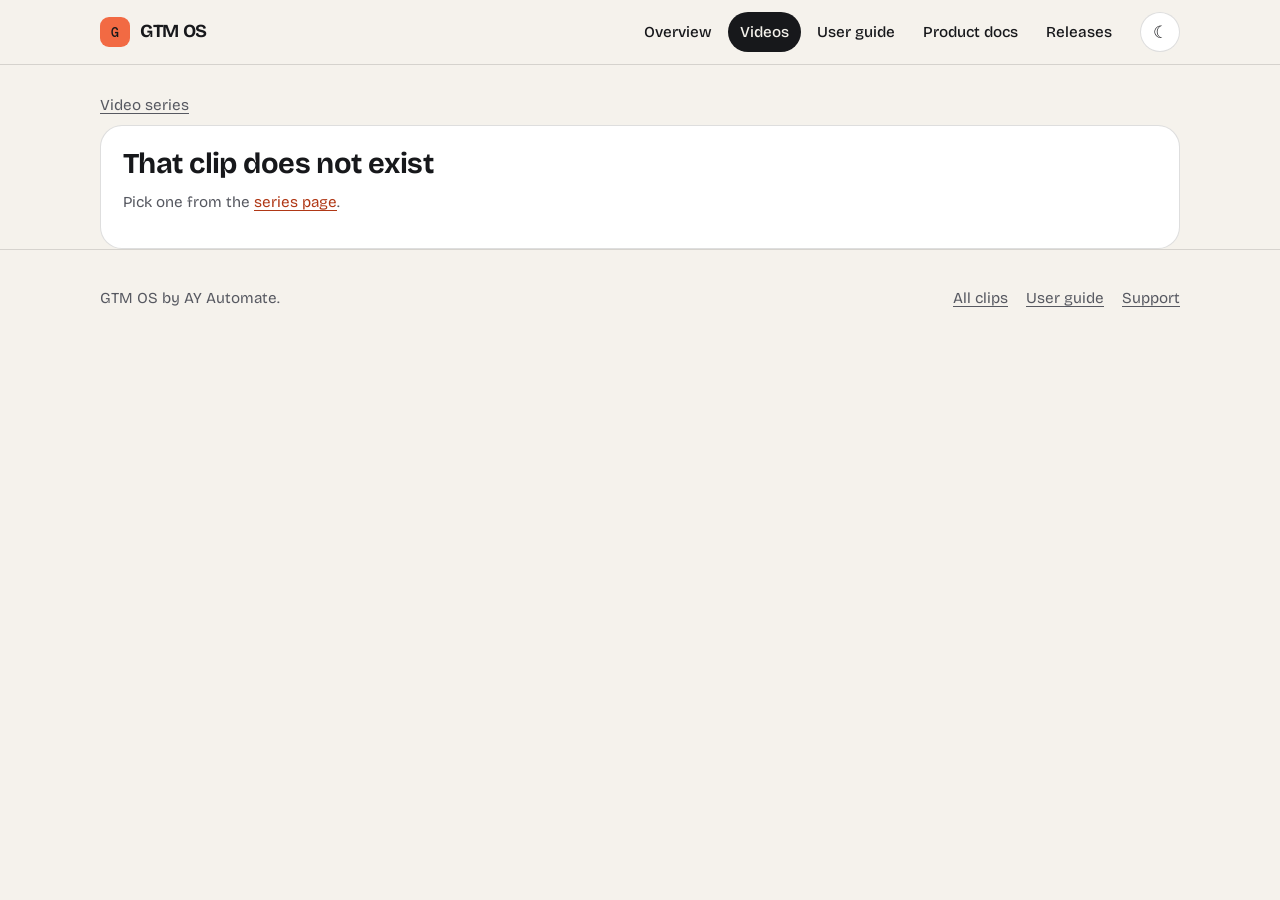
<file: docs/videos/watch.html>
<!doctype html>
<html lang="en">
<head>
<meta charset="utf-8">
<meta name="viewport" content="width=device-width,initial-scale=1">
<title>Watch a clip | GTM OS video series</title>
<meta name="description" content="A clip from the GTM OS video series, with captions, a transcript and the prompts to ask your agent.">
<meta name="color-scheme" content="light dark">
<link rel="stylesheet" href="../assets/fonts.css">
<link rel="stylesheet" href="../assets/site.css">
<script src="../assets/site.js"></script>
<script src="../assets/release-status.js"></script>
<script src="../assets/release-banner.js"></script>
<script src="videos.js" defer></script>
</head>
<body data-page="watch">
<a class="skip" href="#main">Skip to content</a>
<header class="site-header">
  <div class="wrap">
    <a class="brand" href="../index.html"><span class="brand-mark" aria-hidden="true">G</span>GTM OS</a>
    <nav class="site-nav" aria-label="Primary">
      <a href="../index.html">Overview</a>
      <a href="index.html" aria-current="page">Videos</a>
      <a href="../user-guide.html">User guide</a>
      <a href="../product-documentation.html">Product docs</a>
      <a href="https://github.com/ay-automate/gtmos-releases/releases">Releases</a>
    </nav>
    <button class="theme-btn" type="button" aria-label="Switch theme" aria-pressed="false"></button>
  </div>
</header>

<main id="main">
  <div class="wrap">
    <p class="crumbs" id="crumbs"><a href="index.html">Video series</a></p>
    <div id="root" aria-live="polite">
      <noscript><p class="panel">This page needs JavaScript to load a clip. Go back to the <a href="index.html">series</a>.</p></noscript>
    </div>
  </div>
</main>

<footer class="site-footer">
  <div class="wrap">
    <p>GTM OS by AY Automate.</p>
    <ul>
      <li><a href="index.html">All clips</a></li>
      <li><a href="../user-guide.html">User guide</a></li>
      <li><a href="https://github.com/ay-automate/gtmos-releases/issues">Support</a></li>
    </ul>
  </div>
</footer>
</body>
</html>
</file>
<file: docs/assets/fonts.css>
/* Self-hosted brand fonts (same files as the GTM OS product UI). No external requests. */
@font-face{font-family:"Bricolage Grotesque";src:url("fonts/bricolage-grotesque.woff2") format("woff2");font-weight:400 700;font-style:normal;font-display:swap}
@font-face{font-family:"DM Mono";src:url("fonts/dm-mono-400.woff2") format("woff2");font-weight:400;font-style:normal;font-display:swap}
@font-face{font-family:"DM Mono";src:url("fonts/dm-mono-500.woff2") format("woff2");font-weight:500;font-style:normal;font-display:swap}
</file>
<file: docs/assets/site.css>
/* GTM OS releases site design system. Tokens mirror the product theme (theme.module.css). */
:root{
  --ink:#17181b;--paper:#f5f2ec;--card:#ffffff;--off:#efede7;
  --muted:#575961;--faint:#626470;--line:rgba(23,24,27,.14);
  --ember:#f26a43;--ember-d:#c9451f;--ember-soft:#fbdcd1;
  --on-ember:#17181b;
  --ok:#1f7a4f;--gate:#9a520f;
  --stage:#151312;--stage-ink:#f3efe7;
  --radius:22px;--radius-s:12px;
  --shadow:0 14px 40px rgba(23,24,27,.10);
  --sans:"Bricolage Grotesque","Helvetica Neue",Arial,sans-serif;
  --mono:"DM Mono","SFMono-Regular",Menlo,Consolas,monospace;
  --link:#b03816;--focus:#b03816;
  --max:1120px;
  color-scheme:light;
}
@media (prefers-color-scheme:dark){
  :root:not([data-theme="light"]){
    --ink:#f3efe7;--paper:#161514;--card:#1e1d1b;--off:#242220;
    --muted:#aeaea6;--faint:#9a9b94;--line:rgba(255,255,255,.14);
    --ember-soft:#3a2117;--ok:#6fd0a0;--gate:#eb9450;
    --shadow:0 14px 40px rgba(0,0,0,.5);--link:#ff8f6b;--focus:#ff8f6b;
    color-scheme:dark;
  }
}
:root[data-theme="dark"]{
  --ink:#f3efe7;--paper:#161514;--card:#1e1d1b;--off:#242220;
  --muted:#aeaea6;--faint:#9a9b94;--line:rgba(255,255,255,.14);
  --ember-soft:#3a2117;--ok:#6fd0a0;--gate:#eb9450;
  --shadow:0 14px 40px rgba(0,0,0,.5);--link:#ff8f6b;--focus:#ff8f6b;
  color-scheme:dark;
}
*{box-sizing:border-box}
html{-webkit-text-size-adjust:100%;scroll-behavior:smooth;scroll-padding-top:96px}
body{margin:0;background:var(--paper);color:var(--ink);font:400 17px/1.6 var(--sans);-webkit-font-smoothing:antialiased;overflow-x:hidden}
img,video{max-width:100%;display:block}
a{color:var(--link);text-underline-offset:3px;text-decoration-thickness:1px}
a:hover{text-decoration-thickness:2px}
h1,h2,h3{font-family:var(--sans);line-height:1.1;letter-spacing:-.02em;margin:0;font-weight:700}
h1{font-size:clamp(2.3rem,5.6vw,4rem)}
h2{font-size:clamp(1.6rem,3.4vw,2.35rem)}
h3{font-size:1.2rem;letter-spacing:-.01em}
p{margin:0}
code,kbd,pre{font-family:var(--mono)}
:focus-visible{outline:3px solid var(--focus);outline-offset:3px;border-radius:6px}
.skip{position:absolute;left:12px;top:-60px;background:var(--ink);color:var(--paper);padding:10px 16px;border-radius:10px;z-index:100;text-decoration:none;font-weight:600}
.skip:focus{top:12px}
.sr{position:absolute;width:1px;height:1px;overflow:hidden;clip:rect(0 0 0 0);white-space:nowrap}
.wrap{max-width:var(--max);margin:0 auto;padding:0 20px}

/* header */
.site-header{position:sticky;top:0;z-index:50;background:color-mix(in srgb,var(--paper) 88%,transparent);backdrop-filter:blur(10px);border-bottom:1px solid var(--line)}
.site-header .wrap{display:flex;align-items:center;gap:16px;min-height:64px;flex-wrap:wrap;padding-top:8px;padding-bottom:8px}
.brand{display:flex;align-items:center;gap:10px;color:var(--ink);text-decoration:none;font-weight:700;font-size:1.15rem;letter-spacing:-.02em}
.brand-mark{width:30px;height:30px;border-radius:9px;background:var(--ember);display:grid;place-items:center;color:var(--on-ember);font:500 .8rem var(--mono)}
.site-nav{display:flex;gap:4px;flex-wrap:wrap;margin-left:auto;align-items:center}
.site-nav a{color:var(--ink);text-decoration:none;padding:8px 12px;border-radius:999px;font-size:.95rem;font-weight:500}
.site-nav a:hover{background:var(--off)}
.site-nav a[aria-current="page"]{background:var(--ink);color:var(--paper)}
.theme-btn{border:1px solid var(--line);background:var(--card);color:var(--ink);width:40px;height:40px;border-radius:999px;cursor:pointer;display:grid;place-items:center;font-size:1.05rem}
.theme-btn:hover{border-color:var(--ink)}

/* buttons */
.btn{display:inline-flex;align-items:center;gap:8px;padding:13px 22px;border-radius:999px;font:600 1rem var(--sans);text-decoration:none;border:2px solid transparent;cursor:pointer;line-height:1.2}
.btn-primary{background:var(--ember);color:var(--on-ember)}
.btn-primary:hover{background:#ff7d58;text-decoration:none}
.btn-ghost{background:transparent;color:var(--ink);border-color:var(--ink)}
.btn-ghost:hover{background:var(--ink);color:var(--paper);text-decoration:none}
.btn-sm{padding:8px 14px;font-size:.9rem}

/* hero */
.hero{padding:72px 0 56px}
.hero-grid{display:grid;grid-template-columns:1.15fr .85fr;gap:48px;align-items:center}
.eyebrow{font:500 .8rem var(--mono);letter-spacing:.08em;text-transform:uppercase;color:var(--link);margin-bottom:18px}
.hero h1 em{font-style:normal;color:var(--link)}
.lede{font-size:1.2rem;color:var(--muted);margin:22px 0 30px;max-width:40em}
.cta-row{display:flex;gap:12px;flex-wrap:wrap}
.codebox{position:relative;background:var(--stage);color:var(--stage-ink);border-radius:var(--radius-s);padding:16px 64px 16px 18px;font:400 .95rem/1.7 var(--mono);margin:0;overflow-x:auto;white-space:pre}
.codebox .p{color:#f89b7c;user-select:none}
.copy{position:absolute;top:10px;right:10px;border:1px solid rgba(255,255,255,.35);background:transparent;color:#f3efe7;border-radius:8px;padding:5px 10px;font:500 .78rem var(--mono);cursor:pointer}
.copy:hover{background:rgba(255,255,255,.14)}
.copy[data-done]{background:#2fa36b;border-color:#2fa36b;color:#08140d}
.hero .codebox{margin-top:28px;max-width:30em}

/* approval card illustration */
.queue{background:var(--card);border:1px solid var(--line);border-radius:var(--radius);box-shadow:var(--shadow);padding:22px}
.queue-h{display:flex;justify-content:space-between;align-items:center;margin-bottom:14px;font-weight:600}
.queue-h small{font:500 .72rem var(--mono);color:var(--faint);text-transform:uppercase;letter-spacing:.06em}
.q-item{border:1px solid var(--line);border-radius:var(--radius-s);padding:14px;margin-top:10px;background:var(--paper)}
.q-item b{display:block;font-weight:600;font-size:.98rem}
.q-item span{display:block;color:var(--muted);font-size:.88rem;margin-top:2px}
.q-row{display:flex;gap:8px;margin-top:10px;flex-wrap:wrap;align-items:center}
.pill{display:inline-block;font:500 .72rem var(--mono);padding:3px 9px;border-radius:999px;border:1px solid var(--line);color:var(--muted);letter-spacing:.03em;background:var(--card)}
.pill-ember{background:var(--ember-soft);border-color:transparent;color:var(--ink)}
.pill-ok{color:var(--ok);border-color:currentColor}
.pill-gate{color:var(--gate);border-color:currentColor}

/* sections */
section.block{padding:64px 0}
.block-h{max-width:44em;margin-bottom:34px}
.block-h p{color:var(--muted);margin-top:12px;font-size:1.1rem}
.alt{background:var(--off);border-block:1px solid var(--line)}
.grid{display:grid;gap:18px}
.g4{grid-template-columns:repeat(4,1fr)}
.g3{grid-template-columns:repeat(3,1fr)}
.g2{grid-template-columns:repeat(2,1fr)}
.card{background:var(--card);border:1px solid var(--line);border-radius:var(--radius);padding:26px}
.gain{display:flex;flex-direction:column;gap:10px}
.gain .n{font:500 .8rem var(--mono);color:var(--link);letter-spacing:.06em}
.gain p{color:var(--muted);font-size:1rem}
.linkcard{display:block;color:var(--ink);text-decoration:none;transition:transform .15s,border-color .15s}
.linkcard:hover{border-color:var(--ink);transform:translateY(-2px);text-decoration:none}
.linkcard h3{display:flex;justify-content:space-between;gap:10px;margin-bottom:8px}
.linkcard h3::after{content:"\2192";color:var(--link)}
.linkcard p{color:var(--muted);font-size:1rem}
.step-label{font:500 .78rem var(--mono);text-transform:uppercase;letter-spacing:.08em;color:var(--faint);margin-bottom:10px}
.card .codebox{margin:10px 0}
.card p.hint{color:var(--muted);font-size:.95rem;margin-top:10px}

/* release card */
.release{display:grid;grid-template-columns:1fr 1fr;gap:34px;align-items:start}
.release ul{margin:14px 0 0;padding-left:1.1em;color:var(--muted)}
.release li{margin:6px 0}
.release dl{margin:0;display:grid;grid-template-columns:auto 1fr;gap:10px 18px;font-size:.98rem}
.release dt{color:var(--faint);font:500 .8rem var(--mono);text-transform:uppercase;letter-spacing:.05em;padding-top:3px}
.release dd{margin:0;overflow-wrap:anywhere}
.release dd code{font-size:.88rem}
.big-ver{font:700 clamp(2.4rem,5vw,3.4rem)/1 var(--sans);letter-spacing:-.03em}

/* ladder */
.ladder{display:grid;grid-template-columns:repeat(6,1fr);gap:12px;align-items:end;list-style:none;margin:0;padding:0}
.ladder li{display:block}
.ladder a{display:flex;flex-direction:column;justify-content:flex-end;gap:4px;text-decoration:none;color:var(--ink);background:var(--card);border:1px solid var(--line);border-radius:var(--radius-s);padding:14px 14px 16px;border-top:5px solid var(--ember);min-height:calc(88px + var(--i) * 14px);transition:transform .15s,border-color .15s}
.ladder a:hover{border-color:var(--ink);border-top-color:var(--ember);transform:translateY(-2px)}
.ladder .lv{font:700 1.15rem var(--sans);letter-spacing:-.01em}
.ladder .pt{font:500 .72rem var(--mono);color:var(--faint);letter-spacing:.05em;text-transform:uppercase}
.ladder .tt{font-size:.85rem;color:var(--muted);line-height:1.3}
.ladder .ct{font:500 .72rem var(--mono);color:var(--link)}
.ladder-nav{position:sticky;top:64px;z-index:20;background:color-mix(in srgb,var(--paper) 92%,transparent);backdrop-filter:blur(10px);border-bottom:1px solid var(--line);padding:10px 0}
.ladder-nav .ladder{gap:8px}
.ladder-nav .ladder a{min-height:0;padding:8px 10px;border-top-width:4px}
.ladder-nav .tt,.ladder-nav .pt{display:none}
.ladder-nav .ladder a[aria-current="true"]{background:var(--ink);color:var(--paper)}
.ladder-nav .ladder a[aria-current="true"] .ct{color:var(--paper)}

/* video series */
.page-h{padding:56px 0 28px}
.page-h p{color:var(--muted);margin-top:14px;font-size:1.15rem;max-width:44em}
.stats{display:flex;gap:10px;flex-wrap:wrap;margin-top:20px}
.start{background:var(--ember-soft);border-radius:var(--radius);padding:28px;margin:8px 0 8px}
:root[data-theme="dark"] .start{background:#2b1b14}
@media (prefers-color-scheme:dark){:root:not([data-theme="light"]) .start{background:#2b1b14}}
.start h2{font-size:1.6rem}
.start>p{color:var(--muted);margin:8px 0 18px}
.path{display:grid;grid-template-columns:repeat(3,1fr);gap:12px;list-style:none;margin:0;padding:0;counter-reset:s}
.path li{border-radius:var(--radius-s);overflow:hidden;background:var(--card);border:1px solid var(--line)}
.path .pcard{position:relative;display:block;color:inherit;text-decoration:none;background:var(--card)}
.path .pic{position:relative;display:block;aspect-ratio:16/9;background:var(--stage);overflow:hidden}
.path .bg{position:absolute;inset:0;width:100%;height:100%;object-fit:cover;transition:transform .35s ease}
.path a.pcard:hover .bg,.path a.pcard:focus-visible .bg{transform:scale(1.04)}
.path .shade{position:absolute;inset:0;background:linear-gradient(180deg,transparent 70%,rgba(0,0,0,.35) 100%)}
.path .n{display:inline-grid;place-items:center;flex:none;min-width:28px;height:28px;padding:0 8px;border-radius:999px;background:var(--ember);color:var(--on-ember);font:700 .9rem/1 var(--sans)}
.path .txt{display:flex;align-items:center;gap:10px;padding:12px 14px}
.path .txt b{display:block;font-weight:650;font-size:.98rem;line-height:1.25;margin:0;color:var(--ink,inherit)}
.path .txt .m{display:block;margin-top:3px;font:500 .75rem var(--mono);color:var(--faint)}
.path li.soon .pcard{filter:saturate(.6)}
.filters{display:flex;flex-wrap:wrap;gap:10px 22px;align-items:center;padding:22px 0 4px}
.fgroup{display:flex;gap:6px;align-items:center;flex-wrap:wrap}
.fgroup .lab{font:500 .75rem var(--mono);color:var(--faint);text-transform:uppercase;letter-spacing:.06em;margin-right:4px}
.chip{border:1px solid var(--line);background:var(--card);color:var(--ink);border-radius:999px;padding:6px 14px;font:500 .9rem var(--sans);cursor:pointer}
.chip:hover{border-color:var(--ink)}
.chip[aria-pressed="true"]{background:var(--ink);color:var(--paper);border-color:var(--ink)}
.part{padding:44px 0 8px}
.part-h{display:flex;align-items:baseline;gap:14px;flex-wrap:wrap;margin-bottom:6px}
.part-h .lv{font:500 .8rem var(--mono);text-transform:uppercase;letter-spacing:.08em;color:var(--link)}
.part-blurb{color:var(--muted);margin-bottom:20px}
.clips{display:grid;grid-template-columns:repeat(3,1fr);gap:18px}
.clip{background:var(--card);border:1px solid var(--line);border-radius:var(--radius);overflow:hidden;display:flex;flex-direction:column;position:relative}
.clip.ready:hover{border-color:var(--ink);box-shadow:var(--shadow)}
.clip a.cover{text-decoration:none;color:inherit;display:block}
.clip a.cover:focus-visible{outline-offset:-3px}
.poster{position:relative;aspect-ratio:16/9;background:var(--stage);color:var(--stage-ink);overflow:hidden;display:grid;place-items:center}
.poster::before{content:"";position:absolute;inset:0;background:radial-gradient(60% 90% at 85% 110%,rgba(242,106,67,.55),transparent 70%),radial-gradient(40% 60% at 5% -10%,rgba(242,106,67,.18),transparent 70%)}
.poster img{position:absolute;inset:0;width:100%;height:100%;object-fit:cover}
.poster .num{position:relative;font:700 clamp(3rem,7vw,4.4rem)/1 var(--sans);letter-spacing:-.04em;opacity:.95}
.poster .dur{position:absolute;right:10px;bottom:10px;background:rgba(0,0,0,.72);color:#fff;font:500 .78rem var(--mono);padding:3px 8px;border-radius:7px}
.poster .soon{position:absolute;left:10px;top:10px;background:#f3efe7;color:#17181b;font:500 .72rem var(--mono);padding:3px 9px;border-radius:999px;letter-spacing:.04em;text-transform:uppercase}
.poster .play{position:absolute;inset:0;display:grid;place-items:center}
.poster .play i{width:58px;height:58px;border-radius:50%;background:var(--ember);display:grid;place-items:center;box-shadow:0 6px 24px rgba(0,0,0,.4)}
.poster .play i::after{content:"";border-left:16px solid var(--on-ember);border-block:10px solid transparent;margin-left:4px}
.clip-body{padding:16px 18px 20px;display:flex;flex-direction:column;gap:8px;flex:1}
.clip-body .no{font:500 .75rem var(--mono);color:var(--faint);letter-spacing:.05em}
.clip-body h3{font-size:1.12rem;line-height:1.2}
.clip-body p{color:var(--muted);font-size:.95rem}
.tags{display:flex;gap:6px;flex-wrap:wrap;margin-top:auto;padding-top:6px}
.clip:not(.ready) .poster .num{opacity:.6}
.empty{padding:28px;border:1px dashed var(--line);border-radius:var(--radius);color:var(--muted);text-align:center;grid-column:1/-1}
.fallback{padding:20px 0}
.fallback ol{padding-left:1.4em;color:var(--muted)}
.fallback li{margin:8px 0}
.fallback b{color:var(--ink)}

/* watch page */
.crumbs{padding:28px 0 8px;font-size:.95rem;color:var(--muted)}
.crumbs a{color:var(--muted)}
.watch{display:grid;grid-template-columns:minmax(0,1.7fr) minmax(0,1fr);gap:32px;padding:12px 0 56px;align-items:start}
.player{border-radius:var(--radius);overflow:hidden;background:var(--stage);box-shadow:var(--shadow)}
.player video{width:100%;aspect-ratio:16/9;background:#000}
.player-tools{display:flex;gap:8px;flex-wrap:wrap;align-items:center;padding:10px 14px;background:var(--stage);color:var(--stage-ink);font:500 .8rem var(--mono)}
.player-tools .chip{background:transparent;color:var(--stage-ink);border-color:rgba(255,255,255,.35);padding:4px 11px;font:500 .8rem var(--mono)}
.player-tools .chip:hover{border-color:#fff}
.player-tools .chip[aria-pressed="true"]{background:#f3efe7;color:#17181b;border-color:#f3efe7}
.player-tools .hintk{margin-left:auto;opacity:.85}
.coming{aspect-ratio:16/9;display:grid;place-items:center;text-align:center;padding:24px;position:relative;background:var(--stage);color:var(--stage-ink)}
.coming::before{content:"";position:absolute;inset:0;background:radial-gradient(60% 90% at 85% 110%,rgba(242,106,67,.5),transparent 70%)}
.coming>div{position:relative;max-width:26em}
.coming .num{font:700 clamp(3rem,8vw,5rem)/1 var(--sans);letter-spacing:-.04em}
.coming h2{font-size:1.5rem;margin:8px 0}
.coming p{opacity:.9}
.watch h1{font-size:clamp(1.9rem,4vw,2.8rem);margin:18px 0 10px}
.meta{display:flex;gap:8px;flex-wrap:wrap;margin:12px 0}
.outcome{color:var(--muted);font-size:1.15rem}
.panel{background:var(--card);border:1px solid var(--line);border-radius:var(--radius);padding:22px}
.panel+.panel{margin-top:18px}
.panel h2{font-size:1.25rem;margin-bottom:6px}
.panel>p{color:var(--muted);font-size:.95rem;margin-bottom:12px}
.prompt{position:relative;background:var(--stage);color:var(--stage-ink);border-radius:var(--radius-s);padding:14px 70px 14px 16px;font:400 .92rem/1.55 var(--mono);margin:10px 0;overflow-wrap:anywhere}
.transcript{max-height:560px;overflow:auto;padding-right:6px}
.transcript p{margin:0 0 10px;font-size:.98rem}
.transcript button.ts{all:unset;cursor:pointer;color:var(--link);font:500 .8rem var(--mono);margin-right:8px;text-decoration:underline;text-underline-offset:3px}
.transcript button.ts:focus-visible{outline:3px solid var(--focus);outline-offset:2px}
.transcript pre{white-space:pre-wrap;font:400 .95rem/1.6 var(--sans);margin:0}
.pager{display:grid;grid-template-columns:1fr 1fr;gap:14px;padding:0 0 64px}
.pager a{display:block;border:1px solid var(--line);background:var(--card);border-radius:var(--radius-s);padding:16px 18px;text-decoration:none;color:var(--ink)}
.pager a:hover{border-color:var(--ink)}
.pager small{display:block;font:500 .75rem var(--mono);color:var(--faint);text-transform:uppercase;letter-spacing:.06em}
.pager a:last-child{text-align:right}
.pager .off{opacity:.45;pointer-events:none}

/* footer */
.site-footer{border-top:1px solid var(--line);padding:36px 0 48px;color:var(--muted);font-size:.95rem}
.site-footer .wrap{display:flex;gap:18px 28px;flex-wrap:wrap;justify-content:space-between}
.site-footer a{color:var(--muted)}
.site-footer ul{display:flex;gap:18px;flex-wrap:wrap;list-style:none;margin:0;padding:0}

@media (max-width:980px){
  .hero-grid,.release,.watch{grid-template-columns:1fr}
  .g4{grid-template-columns:repeat(2,1fr)}
  .g3{grid-template-columns:repeat(2,1fr)}
  .clips{grid-template-columns:repeat(2,1fr)}
  .ladder{grid-template-columns:repeat(3,1fr)}
  .path{grid-template-columns:repeat(3,1fr)}
}
@media (max-width:620px){
  body{font-size:16px}
  .wrap{padding:0 16px}
  .hero{padding:44px 0 36px}
  section.block{padding:44px 0}
  .g4,.g3,.g2,.clips,.pager{grid-template-columns:1fr}
  .ladder{grid-template-columns:repeat(2,1fr)}
  .ladder-nav .ladder{grid-template-columns:repeat(3,1fr)}
  .path{grid-template-columns:1fr}
  .site-nav{margin-left:0;width:100%;order:3}
  .theme-btn{margin-left:auto}
  .site-header .wrap{gap:8px}
  .card{padding:20px}
  .hintk{display:none}
  .ladder-nav{top:0;position:static}
}
@media (prefers-reduced-motion:reduce){
  *{transition:none!important;animation:none!important;scroll-behavior:auto!important}
  .linkcard:hover,.ladder a:hover{transform:none}
}
[hidden]{display:none!important}
.hero-grid>*,.release>*,.grid>*,.watch>*,.clips>*{min-width:0}
@media (max-width:620px){.codebox{padding:14px 16px 52px}.copy{top:auto;bottom:10px}.watch h1{margin-top:22px}}

/* long-form pages (release notes) */
.prose{max-width:46em;padding-bottom:64px}
.prose h2{margin:44px 0 14px;font-size:clamp(1.5rem,3vw,2rem)}
.prose h3{margin:30px 0 10px}
.prose p{margin:0 0 14px}
.prose ul,.prose ol{margin:0 0 16px;padding-left:1.3em}
.prose li{margin:7px 0}
.prose li>p:first-child{margin-top:8px}
.prose li>pre,.prose li>p{margin-top:10px}
.prose :not(pre)>code{background:var(--off);border:1px solid var(--line);border-radius:6px;padding:1px 6px;font-size:.88em;overflow-wrap:anywhere}
.prose .codebox{margin:12px 0 16px}
.prose strong{font-weight:600}

.note-first{margin-top:12px;font-size:1rem;color:var(--ink)!important;max-width:44em}
</file>
